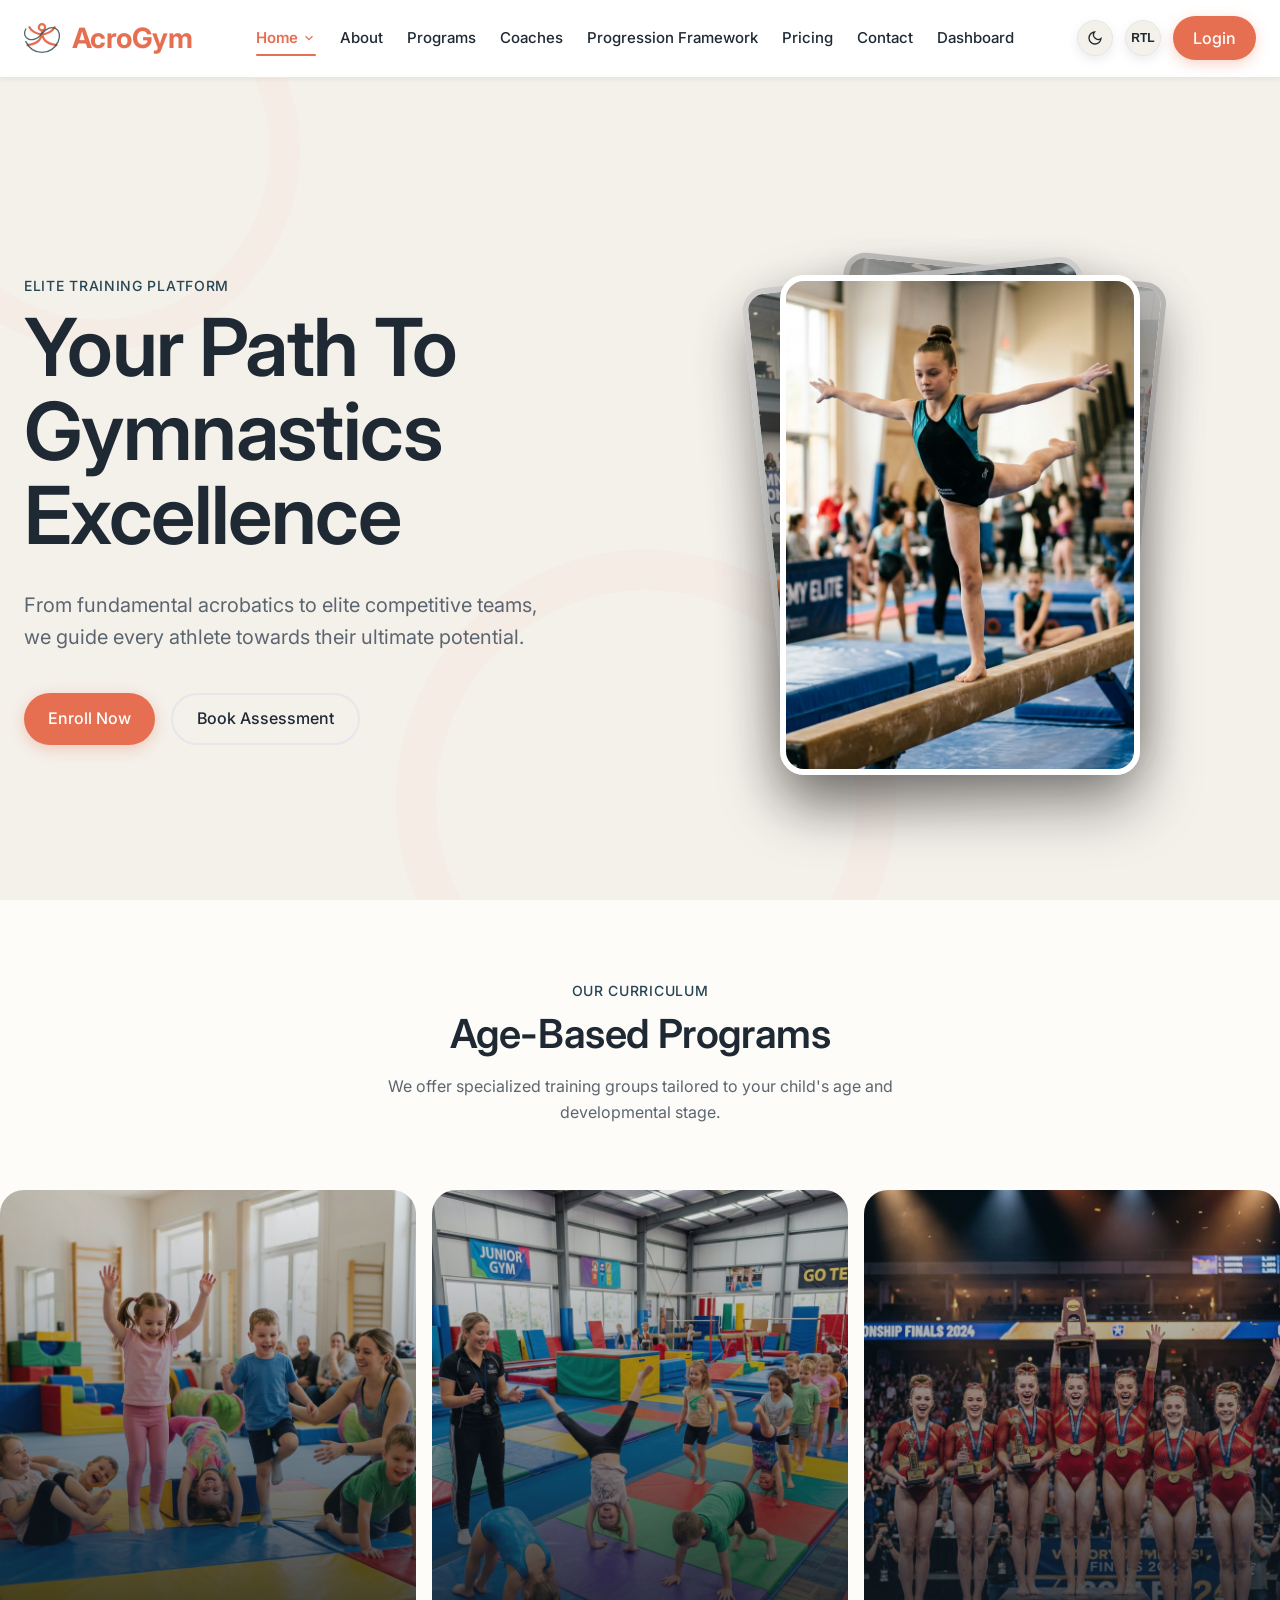
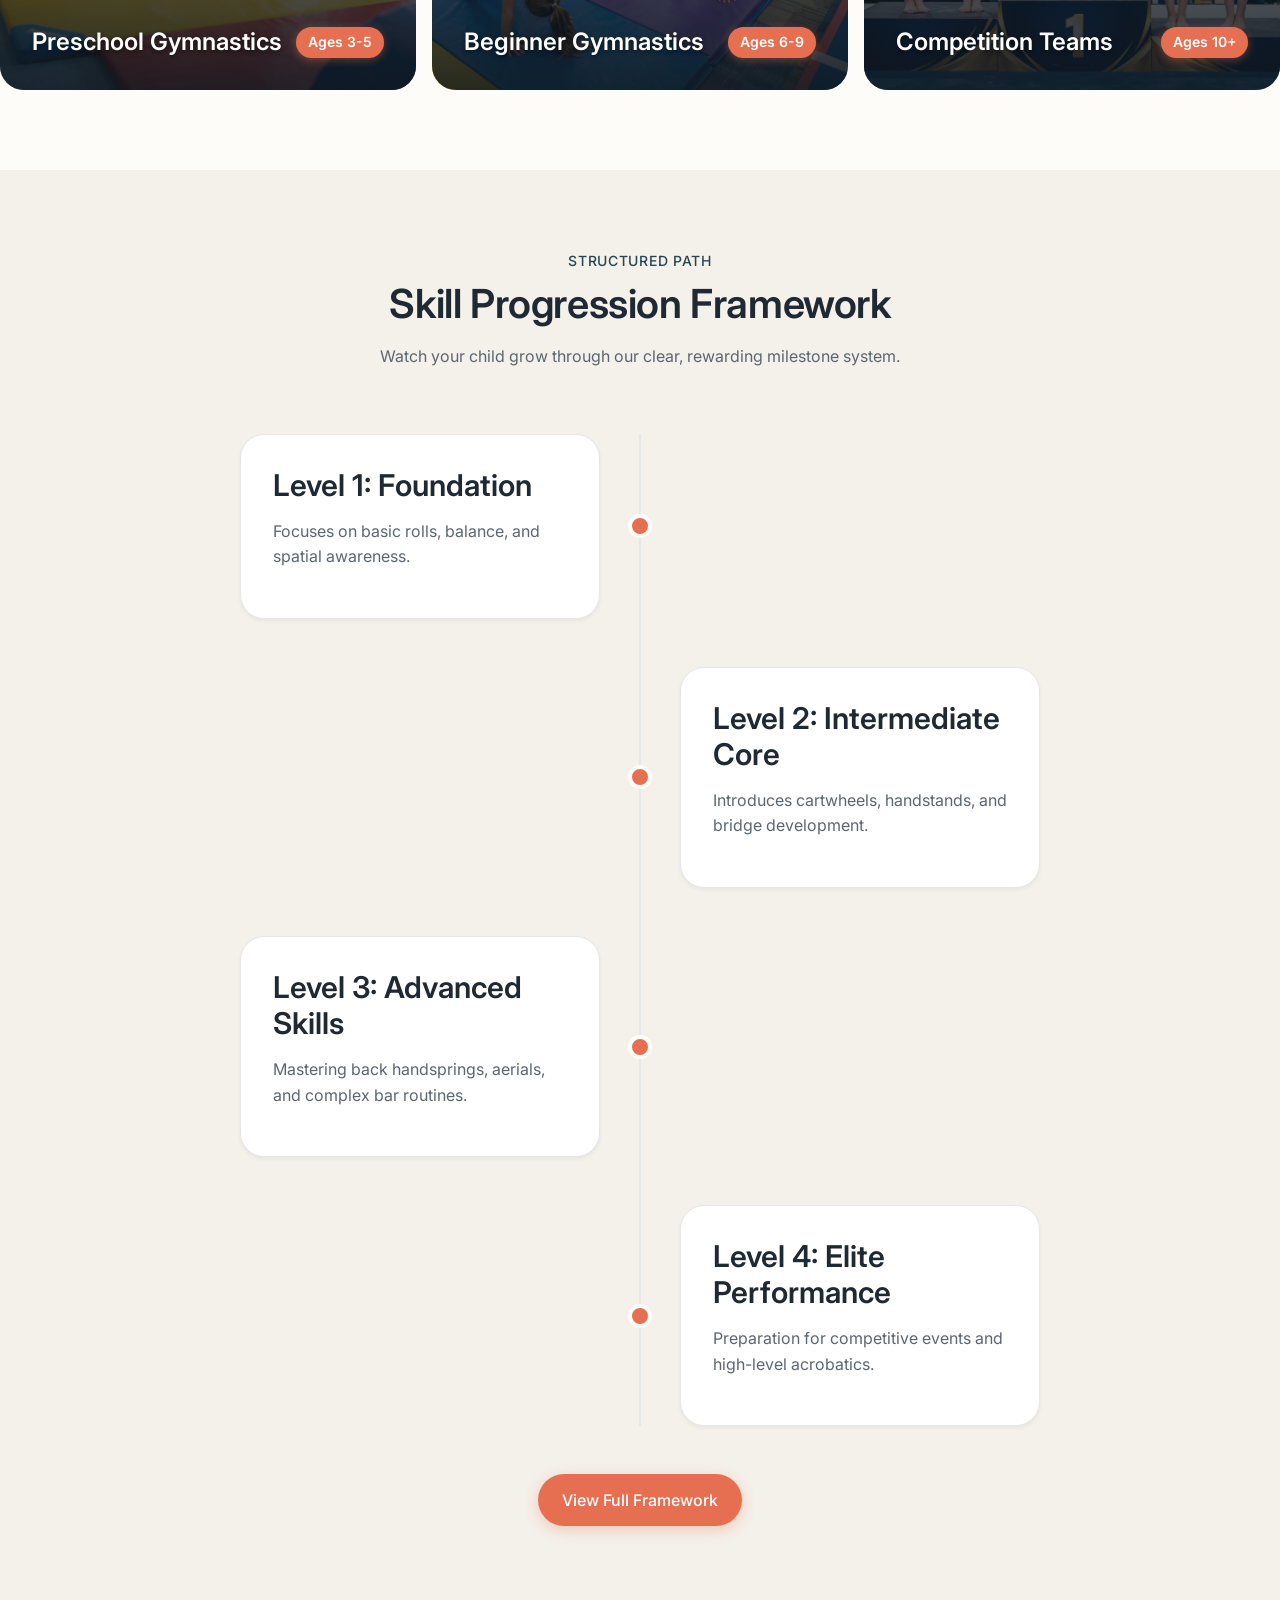
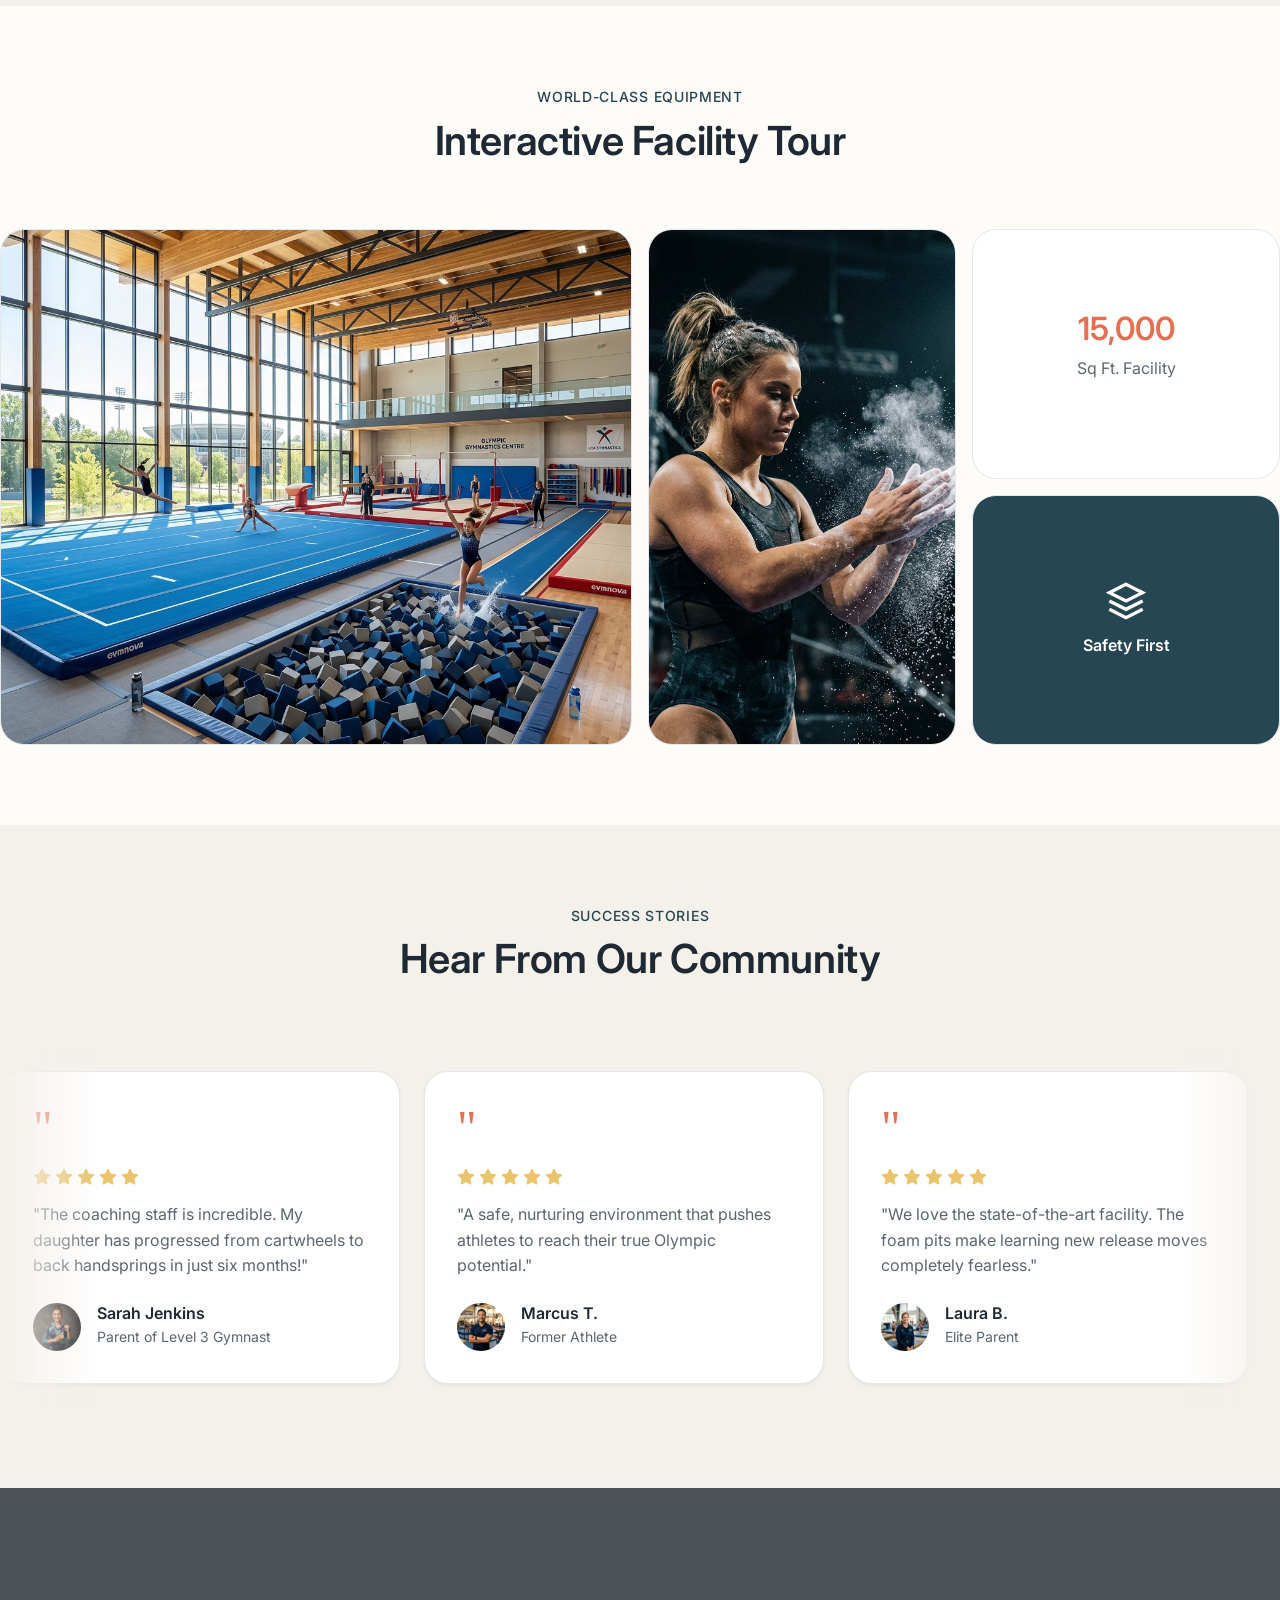
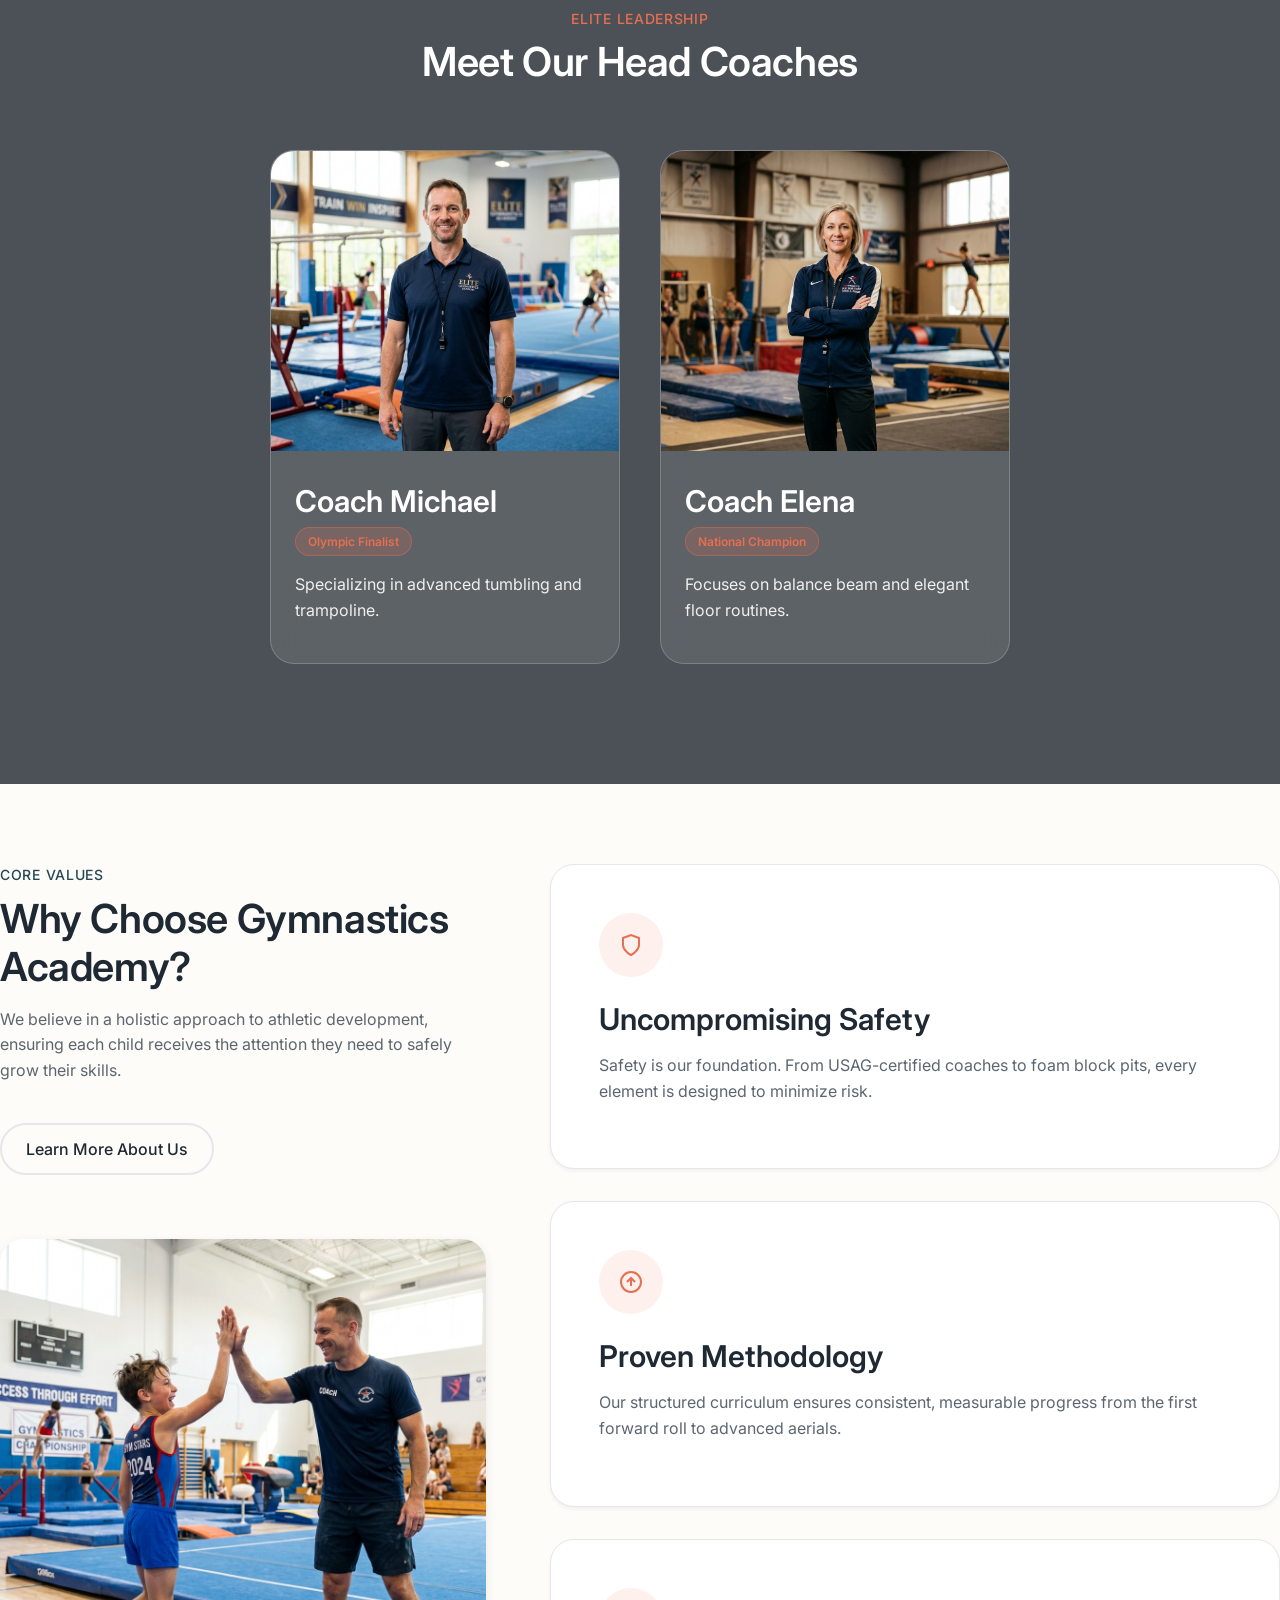
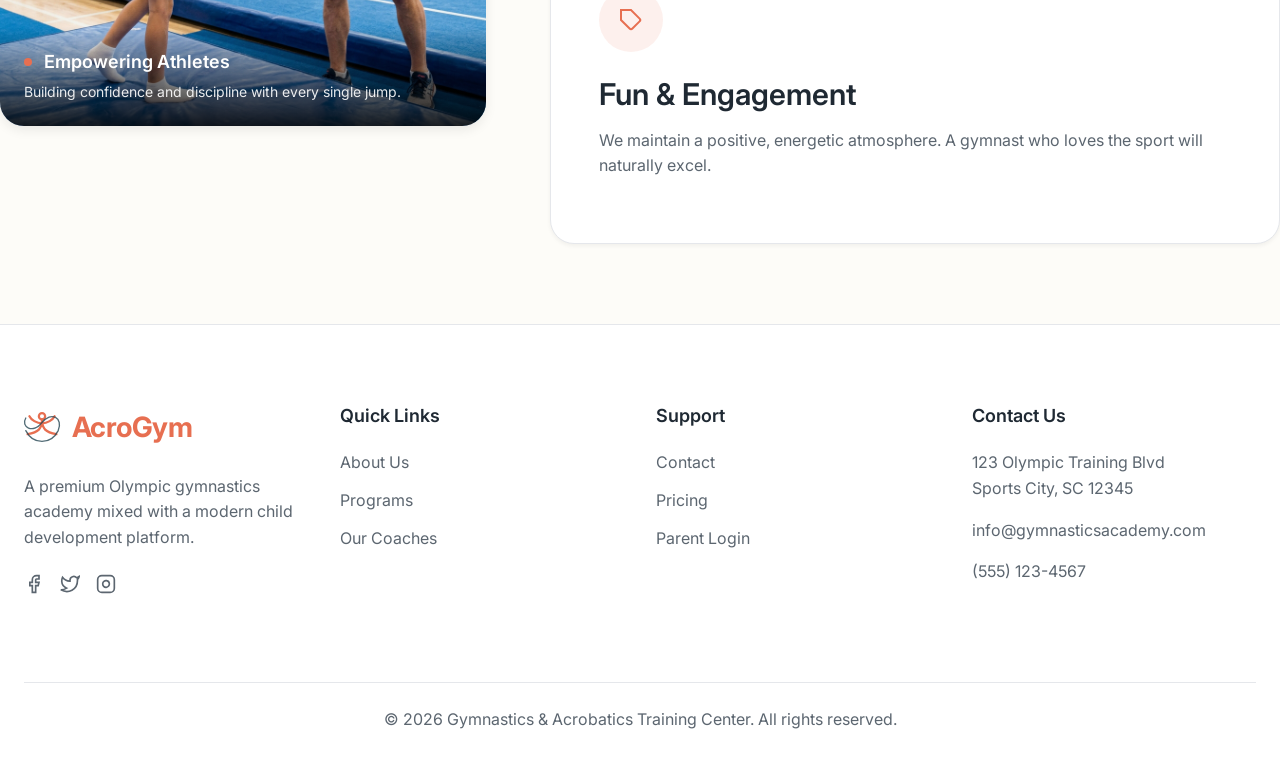
<file: index.html>
<!DOCTYPE html>
<html lang="en" dir="ltr">
<head>
    <meta charset="UTF-8">
    <meta name="viewport" content="width=device-width, initial-width=1.0">
    <title>Gymnastics & Acrobatics Training Center</title>
    <link rel="icon" type="image/svg+xml" href="assets/images/favicon.svg">
    <link rel="stylesheet" href="assets/css/style.css">
    <link rel="stylesheet" href="assets/css/dark-mode.css">
    <link rel="stylesheet" href="assets/css/rtl.css">

</head>
<body>

    <!-- Navbar -->
    <nav class="navbar">
        <div class="container navbar-container">
        <a href="index.html" class="nav-brand" style="text-decoration: none;">
            <svg class="brand-icon" width="36" height="36" viewBox="0 0 40 40" fill="none" xmlns="http://www.w3.org/2000/svg" style="margin-right: 12px; overflow: visible;">
    <!-- Elegant Continuous Line Art Gymnast -->
    <!-- Head -->
    <circle cx="20" cy="8" r="3.5" stroke="var(--primary-accent)" stroke-width="2.5" fill="none"/>
    <!-- Body and Limbs (Split Leap) -->
    <path d="M 20 11.5 C 20 22, 16 26, 4 28 M 20 11.5 C 20 22, 24 26, 36 28 M 20 16 C 14 16, 8 12, 6 8 M 20 16 C 26 16, 32 12, 34 8" stroke="var(--primary-accent)" stroke-width="2.5" stroke-linecap="round" stroke-linejoin="round"/>
    <!-- Swirling Ribbon Effect -->
    <path d="M 2 24 C 10 40, 30 40, 38 24 C 44 10, 30 2, 20 15 C 10 28, -4 20, 2 10" stroke="var(--secondary-accent)" stroke-width="1.5" stroke-linecap="round" stroke-linejoin="round" opacity="0.8"/>
</svg><span style="display: inline-flex; align-items: center; letter-spacing: -0.02em; font-weight: 700;">Acro<span style="color: var(--primary-accent);">Gym</span></span>
        </a>
        
        <div class="nav-links" style="display: none;">
            <div class="dropdown">
                <a href="#" class="nav-link dropdown-toggle active">Home <svg width="14" height="14" viewBox="0 0 24 24" fill="none" stroke="currentColor" stroke-width="2"><polyline points="6 9 12 15 18 9"></polyline></svg></a>
                <div class="dropdown-menu">
                    <a href="index.html" class="dropdown-item active">Home 1</a>
                    <a href="home-2.html" class="dropdown-item">Home 2</a>
                </div>
            </div>
            <a href="about.html" class="nav-link">About</a>
            <a href="programs.html" class="nav-link">Programs</a>
            <a href="coaches.html" class="nav-link">Coaches</a>
            <a href="progression-framework.html" class="nav-link">Progression Framework</a>
            <a href="pricing.html" class="nav-link">Pricing</a>
            <a href="contact.html" class="nav-link">Contact</a>
            <a href="dashboard.html" class="nav-link">Dashboard</a>
        </div>
        
        <div class="nav-actions">
            <button class="control-btn" id="theme-toggle" aria-label="Toggle Dark Mode" style="width: 36px; height: 36px;">
                <svg width="16" height="16" viewBox="0 0 24 24" fill="none" stroke="currentColor" stroke-width="2"><path d="M21 12.79A9 9 0 1 1 11.21 3 7 7 0 0 0 21 12.79z"></path></svg>
            </button>
            <button class="control-btn" id="rtl-toggle" aria-label="Toggle RTL" style="width: 36px; height: 36px; font-size: 12px; font-weight: 600;">RTL</button>
            <a href="login.html" class="btn btn-primary" style="height: 44px; padding: 0 20px;">Login</a>
            
            <button class="control-btn mobile-menu-btn" style="display: none; width: 36px; height: 36px;">
                <svg width="20" height="20" viewBox="0 0 24 24" fill="none" stroke="currentColor" stroke-width="2"><line x1="3" y1="12" x2="21" y2="12"></line><line x1="3" y1="6" x2="21" y2="6"></line><line x1="3" y1="18" x2="21" y2="18"></line></svg>
            </button>
        </div>
        </div>
    </nav>

    <style>
        @media (min-width: 1025px) {
            .nav-links { display: flex !important; }
            .mobile-menu-btn { display: none !important; }
            .nav-actions .nav-link { display: inline-flex !important; }
        }
        @media (max-width: 1024px) {
            .nav-links { display: none; }
            .mobile-menu-btn { display: flex !important; }
        }
    </style>

    <!-- Hero Section -->
    <header class="hero hero-excellence">
        <!-- Ambient Animated Background Elements -->
        <div class="hero-bg-elements">
            <div class="bg-gym-ring r-left"></div>
            <div class="bg-gym-ring r-right"></div>
            <div class="chalk-particle p1"></div>
            <div class="chalk-particle p2"></div>
            <div class="chalk-particle p3"></div>
            <div class="chalk-particle p4"></div>
            <div class="chalk-particle p5"></div>
            <svg class="hero-ribbon r1" viewBox="0 0 100 100" preserveAspectRatio="none">
                <path d="M-10,50 Q20,100 50,50 T110,50" fill="none" stroke="var(--primary-accent)" stroke-width="0.5" />
            </svg>
            <svg class="hero-ribbon r2" viewBox="0 0 100 100" preserveAspectRatio="none">
                <path d="M-10,80 Q30,10 60,80 T110,20" fill="none" stroke="var(--primary-accent)" stroke-width="0.3" />
            </svg>
        </div>
        
        <div class="container" style="position: relative; width: 100%; height: 100%; display: flex; align-items: center; z-index: 2;">
            <div class="hero-content">
                <span class="subheading">Elite Training Platform</span>
                <h1>Your Path To Gymnastics Excellence</h1>
                <p>From fundamental acrobatics to elite competitive teams,<br>we guide every athlete towards their ultimate potential.</p>
                <style>
                    @media (max-width: 1024px) and (min-width: 601px) {
                        .hero-actions {
                            flex-direction: row !important;
                            justify-content: center;
                        }
                    }
                </style>
                <div class="flex gap-4 hero-actions">
                    <a href="register.html" class="btn btn-primary">Enroll Now</a>
                    <a href="contact.html" class="btn btn-outline">Book Assessment</a>
                </div>
            </div>
            <div class="hero-image-wrapper" style="display: flex; justify-content: center; align-items: center; min-height: 500px;">
                <div class="hero-card-stack">
                    <div class="stack-card c3">
                        <img src="assets/images/competition_team_1781703638660.png" alt="Elite Team">
                        <div class="stack-card-overlay"><span>Elite</span></div>
                    </div>
                    <div class="stack-card c2">
                        <img src="assets/images/acrobatics_tumbling_1781703603597.png" alt="Acrobatics">
                        <div class="stack-card-overlay"><span>Acrobatics</span></div>
                    </div>
                    <div class="stack-card c1">
                        <img src="assets/images/hero_gymnastics_beam_1781703585231.png" alt="Foundation">
                        <div class="stack-card-overlay"><span>Foundation</span></div>
                    </div>
                </div>
            </div>
        </div>
    </header>

    <!-- Age-Based Programs -->
    <section class="section container">
        <div class="section-title">
            <span class="subheading">Our Curriculum</span>
            <h2>Age-Based Programs</h2>
            <p>We offer specialized training groups tailored to your child's age and developmental stage.</p>
        </div>
        
        <div class="premium-curriculum-layout">
            <div class="curriculum-pane" style="background-image: url('assets/images/index_preschool_curriculum.png');">
                <div class="curriculum-pane-overlay"></div>
                <div class="curriculum-pane-content">
                    <div class="curriculum-pane-header">
                        <h3>Preschool Gymnastics</h3>
                        <span class="age-badge">Ages 3-5</span>
                    </div>
                    <div class="curriculum-pane-details">
                        <p>Introduction to movement, coordination, and fun basic skills.</p>
                        <a href="programs.html" class="btn btn-primary" style="margin-top: 16px;">Explore Program</a>
                    </div>
                </div>
            </div>
            <div class="curriculum-pane" style="background-image: url('assets/images/beginner_gymnastics_kids.png');">
                <div class="curriculum-pane-overlay"></div>
                <div class="curriculum-pane-content">
                    <div class="curriculum-pane-header">
                        <h3>Beginner Gymnastics</h3>
                        <span class="age-badge">Ages 6-9</span>
                    </div>
                    <div class="curriculum-pane-details">
                        <p>Building foundation, discipline, and core gymnastics skills.</p>
                        <a href="programs.html" class="btn btn-primary" style="margin-top: 16px;">Explore Program</a>
                    </div>
                </div>
            </div>
            <div class="curriculum-pane" style="background-image: url('assets/images/competition_team_stage.png');">
                <div class="curriculum-pane-overlay"></div>
                <div class="curriculum-pane-content">
                    <div class="curriculum-pane-header">
                        <h3>Competition Teams</h3>
                        <span class="age-badge">Ages 10+</span>
                    </div>
                    <div class="curriculum-pane-details">
                        <p>Elite training for competitive gymnastics and performance.</p>
                        <a href="programs.html" class="btn btn-primary" style="margin-top: 16px;">Explore Program</a>
                    </div>
                </div>
            </div>
        </div>
    </section>

    <!-- Skill Progression Framework -->
    <section class="section" style="background-color: var(--secondary-bg);">
        <div class="container">
            <div class="section-title">
                <span class="subheading">Structured Path</span>
                <h2>Skill Progression Framework</h2>
                <p>Watch your child grow through our clear, rewarding milestone system.</p>
            </div>
            
            <div class="timeline">
                <div class="timeline-item">
                    <div class="timeline-dot"></div>
                    <div class="timeline-content">
                        <h3>Level 1: Foundation</h3>
                        <p>Focuses on basic rolls, balance, and spatial awareness.</p>
                    </div>
                </div>
                <div class="timeline-item">
                    <div class="timeline-dot"></div>
                    <div class="timeline-content">
                        <h3>Level 2: Intermediate Core</h3>
                        <p>Introduces cartwheels, handstands, and bridge development.</p>
                    </div>
                </div>
                <div class="timeline-item">
                    <div class="timeline-dot"></div>
                    <div class="timeline-content">
                        <h3>Level 3: Advanced Skills</h3>
                        <p>Mastering back handsprings, aerials, and complex bar routines.</p>
                    </div>
                </div>
                <div class="timeline-item">
                    <div class="timeline-dot"></div>
                    <div class="timeline-content">
                        <h3>Level 4: Elite Performance</h3>
                        <p>Preparation for competitive events and high-level acrobatics.</p>
                    </div>
                </div>
            </div>
            
            <div style="text-align: center; margin-top: 48px;">
                <a href="progression-framework.html" class="btn btn-primary">View Full Framework</a>
            </div>
        </div>
    </section>

    

    <!-- 1. Facility Bento Grid -->
    <section class="section container">
        <div class="section-title">
            <span class="subheading">World-Class Equipment</span>
            <h2>Interactive Facility Tour</h2>
        </div>
        <div class="bento-grid">
            <div class="bento-item bento-large">
                <img src="assets/images/facility_spring_floor.png" alt="Spring Floor" class="bento-img">
                <div class="bento-content">
                    <h3>Olympic Spring Floor</h3>
                    <p>Train safely on our premium resilient surfaces.</p>
                </div>
            </div>
            <div class="bento-item bento-tall">
                <img src="assets/images/gymnastics_chalk_hands.png" alt="Chalk Hands" class="bento-img">
                <div class="bento-content">
                    <h3>Professional Grip</h3>
                    <p>High-grade chalk stations everywhere.</p>
                </div>
            </div>
            <div class="bento-item bento-small">
                <div class="bento-content-center">
                    <h3 style="font-size: 32px; color: var(--primary-accent); margin-bottom: 8px;">15,000</h3>
                    <p>Sq Ft. Facility</p>
                </div>
            </div>
            <div class="bento-item bento-small" style="background: var(--secondary-accent); color: white;">
                <div class="bento-content-center">
                    <svg width="40" height="40" viewBox="0 0 24 24" fill="none" stroke="currentColor" stroke-width="2" style="margin-bottom: 12px;"><path d="M12 2L2 7l10 5 10-5-10-5zM2 17l10 5 10-5M2 12l10 5 10-5"/></svg>
                    <p style="color: white; margin: 0; font-weight: 600;">Safety First</p>
                </div>
            </div>
        </div>
    </section>

    <!-- 2. Infinite Marquee -->
    <section class="section" style="background-color: var(--secondary-bg); overflow: hidden;">
        <div class="section-title">
            <span class="subheading">Success Stories</span>
            <h2>Hear From Our Community</h2>
        </div>
        <div class="marquee-container">
            <div class="marquee-track">
                <!-- Testimonial 1 -->
                <div class="testimonial-card">
                    <div class="quote-icon">"</div>
                    <div class="rating-stars" style="display: flex; gap: 4px; margin-bottom: 16px; color: var(--highlight);">
                        <svg width="18" height="18" viewBox="0 0 24 24" fill="currentColor" stroke="currentColor" stroke-width="2" stroke-linecap="round" stroke-linejoin="round"><polygon points="12 2 15.09 8.26 22 9.27 17 14.14 18.18 21.02 12 17.77 5.82 21.02 7 14.14 2 9.27 8.91 8.26 12 2"></polygon></svg>
                        <svg width="18" height="18" viewBox="0 0 24 24" fill="currentColor" stroke="currentColor" stroke-width="2" stroke-linecap="round" stroke-linejoin="round"><polygon points="12 2 15.09 8.26 22 9.27 17 14.14 18.18 21.02 12 17.77 5.82 21.02 7 14.14 2 9.27 8.91 8.26 12 2"></polygon></svg>
                        <svg width="18" height="18" viewBox="0 0 24 24" fill="currentColor" stroke="currentColor" stroke-width="2" stroke-linecap="round" stroke-linejoin="round"><polygon points="12 2 15.09 8.26 22 9.27 17 14.14 18.18 21.02 12 17.77 5.82 21.02 7 14.14 2 9.27 8.91 8.26 12 2"></polygon></svg>
                        <svg width="18" height="18" viewBox="0 0 24 24" fill="currentColor" stroke="currentColor" stroke-width="2" stroke-linecap="round" stroke-linejoin="round"><polygon points="12 2 15.09 8.26 22 9.27 17 14.14 18.18 21.02 12 17.77 5.82 21.02 7 14.14 2 9.27 8.91 8.26 12 2"></polygon></svg>
                        <svg width="18" height="18" viewBox="0 0 24 24" fill="currentColor" stroke="currentColor" stroke-width="2" stroke-linecap="round" stroke-linejoin="round"><polygon points="12 2 15.09 8.26 22 9.27 17 14.14 18.18 21.02 12 17.77 5.82 21.02 7 14.14 2 9.27 8.91 8.26 12 2"></polygon></svg>
                    </div>
                    <p>"The coaching staff is incredible. My daughter has progressed from cartwheels to back handsprings in just six months!"</p>
                    <div class="testimonial-author">
                        <img src="assets/images/gymnast_gold_medal.png" alt="Avatar">
                        <div>
                            <h4>Sarah Jenkins</h4>
                            <span>Parent of Level 3 Gymnast</span>
                        </div>
                    </div>
                </div>
                <!-- Testimonial 2 -->
                <div class="testimonial-card">
                    <div class="quote-icon">"</div>
                    <div class="rating-stars" style="display: flex; gap: 4px; margin-bottom: 16px; color: var(--highlight);">
                        <svg width="18" height="18" viewBox="0 0 24 24" fill="currentColor" stroke="currentColor" stroke-width="2" stroke-linecap="round" stroke-linejoin="round"><polygon points="12 2 15.09 8.26 22 9.27 17 14.14 18.18 21.02 12 17.77 5.82 21.02 7 14.14 2 9.27 8.91 8.26 12 2"></polygon></svg>
                        <svg width="18" height="18" viewBox="0 0 24 24" fill="currentColor" stroke="currentColor" stroke-width="2" stroke-linecap="round" stroke-linejoin="round"><polygon points="12 2 15.09 8.26 22 9.27 17 14.14 18.18 21.02 12 17.77 5.82 21.02 7 14.14 2 9.27 8.91 8.26 12 2"></polygon></svg>
                        <svg width="18" height="18" viewBox="0 0 24 24" fill="currentColor" stroke="currentColor" stroke-width="2" stroke-linecap="round" stroke-linejoin="round"><polygon points="12 2 15.09 8.26 22 9.27 17 14.14 18.18 21.02 12 17.77 5.82 21.02 7 14.14 2 9.27 8.91 8.26 12 2"></polygon></svg>
                        <svg width="18" height="18" viewBox="0 0 24 24" fill="currentColor" stroke="currentColor" stroke-width="2" stroke-linecap="round" stroke-linejoin="round"><polygon points="12 2 15.09 8.26 22 9.27 17 14.14 18.18 21.02 12 17.77 5.82 21.02 7 14.14 2 9.27 8.91 8.26 12 2"></polygon></svg>
                        <svg width="18" height="18" viewBox="0 0 24 24" fill="currentColor" stroke="currentColor" stroke-width="2" stroke-linecap="round" stroke-linejoin="round"><polygon points="12 2 15.09 8.26 22 9.27 17 14.14 18.18 21.02 12 17.77 5.82 21.02 7 14.14 2 9.27 8.91 8.26 12 2"></polygon></svg>
                    </div>
                    <p>"A safe, nurturing environment that pushes athletes to reach their true Olympic potential."</p>
                    <div class="testimonial-author">
                        <img src="assets/images/coach_marcus.png" alt="Avatar">
                        <div>
                            <h4>Marcus T.</h4>
                            <span>Former Athlete</span>
                        </div>
                    </div>
                </div>
                <!-- Testimonial 3 -->
                <div class="testimonial-card">
                    <div class="quote-icon">"</div>
                    <div class="rating-stars" style="display: flex; gap: 4px; margin-bottom: 16px; color: var(--highlight);">
                        <svg width="18" height="18" viewBox="0 0 24 24" fill="currentColor" stroke="currentColor" stroke-width="2" stroke-linecap="round" stroke-linejoin="round"><polygon points="12 2 15.09 8.26 22 9.27 17 14.14 18.18 21.02 12 17.77 5.82 21.02 7 14.14 2 9.27 8.91 8.26 12 2"></polygon></svg>
                        <svg width="18" height="18" viewBox="0 0 24 24" fill="currentColor" stroke="currentColor" stroke-width="2" stroke-linecap="round" stroke-linejoin="round"><polygon points="12 2 15.09 8.26 22 9.27 17 14.14 18.18 21.02 12 17.77 5.82 21.02 7 14.14 2 9.27 8.91 8.26 12 2"></polygon></svg>
                        <svg width="18" height="18" viewBox="0 0 24 24" fill="currentColor" stroke="currentColor" stroke-width="2" stroke-linecap="round" stroke-linejoin="round"><polygon points="12 2 15.09 8.26 22 9.27 17 14.14 18.18 21.02 12 17.77 5.82 21.02 7 14.14 2 9.27 8.91 8.26 12 2"></polygon></svg>
                        <svg width="18" height="18" viewBox="0 0 24 24" fill="currentColor" stroke="currentColor" stroke-width="2" stroke-linecap="round" stroke-linejoin="round"><polygon points="12 2 15.09 8.26 22 9.27 17 14.14 18.18 21.02 12 17.77 5.82 21.02 7 14.14 2 9.27 8.91 8.26 12 2"></polygon></svg>
                        <svg width="18" height="18" viewBox="0 0 24 24" fill="currentColor" stroke="currentColor" stroke-width="2" stroke-linecap="round" stroke-linejoin="round"><polygon points="12 2 15.09 8.26 22 9.27 17 14.14 18.18 21.02 12 17.77 5.82 21.02 7 14.14 2 9.27 8.91 8.26 12 2"></polygon></svg>
                    </div>
                    <p>"We love the state-of-the-art facility. The foam pits make learning new release moves completely fearless."</p>
                    <div class="testimonial-author">
                        <img src="assets/images/coach_female_1781704842189.png" alt="Avatar">
                        <div>
                            <h4>Laura B.</h4>
                            <span>Elite Parent</span>
                        </div>
                    </div>
                </div>
                <!-- Duplicate for Infinite Loop -->
                <div class="testimonial-card">
                    <div class="quote-icon">"</div>
                    <div class="rating-stars" style="display: flex; gap: 4px; margin-bottom: 16px; color: var(--highlight);">
                        <svg width="18" height="18" viewBox="0 0 24 24" fill="currentColor" stroke="currentColor" stroke-width="2" stroke-linecap="round" stroke-linejoin="round"><polygon points="12 2 15.09 8.26 22 9.27 17 14.14 18.18 21.02 12 17.77 5.82 21.02 7 14.14 2 9.27 8.91 8.26 12 2"></polygon></svg>
                        <svg width="18" height="18" viewBox="0 0 24 24" fill="currentColor" stroke="currentColor" stroke-width="2" stroke-linecap="round" stroke-linejoin="round"><polygon points="12 2 15.09 8.26 22 9.27 17 14.14 18.18 21.02 12 17.77 5.82 21.02 7 14.14 2 9.27 8.91 8.26 12 2"></polygon></svg>
                        <svg width="18" height="18" viewBox="0 0 24 24" fill="currentColor" stroke="currentColor" stroke-width="2" stroke-linecap="round" stroke-linejoin="round"><polygon points="12 2 15.09 8.26 22 9.27 17 14.14 18.18 21.02 12 17.77 5.82 21.02 7 14.14 2 9.27 8.91 8.26 12 2"></polygon></svg>
                        <svg width="18" height="18" viewBox="0 0 24 24" fill="currentColor" stroke="currentColor" stroke-width="2" stroke-linecap="round" stroke-linejoin="round"><polygon points="12 2 15.09 8.26 22 9.27 17 14.14 18.18 21.02 12 17.77 5.82 21.02 7 14.14 2 9.27 8.91 8.26 12 2"></polygon></svg>
                        <svg width="18" height="18" viewBox="0 0 24 24" fill="currentColor" stroke="currentColor" stroke-width="2" stroke-linecap="round" stroke-linejoin="round"><polygon points="12 2 15.09 8.26 22 9.27 17 14.14 18.18 21.02 12 17.77 5.82 21.02 7 14.14 2 9.27 8.91 8.26 12 2"></polygon></svg>
                    </div>
                    <p>"The coaching staff is incredible. My daughter has progressed from cartwheels to back handsprings in just six months!"</p>
                    <div class="testimonial-author">
                        <img src="assets/images/gymnast_gold_medal.png" alt="Avatar">
                        <div>
                            <h4>Sarah Jenkins</h4>
                            <span>Parent of Level 3 Gymnast</span>
                        </div>
                    </div>
                </div>
                <div class="testimonial-card">
                    <div class="quote-icon">"</div>
                    <div class="rating-stars" style="display: flex; gap: 4px; margin-bottom: 16px; color: var(--highlight);">
                        <svg width="18" height="18" viewBox="0 0 24 24" fill="currentColor" stroke="currentColor" stroke-width="2" stroke-linecap="round" stroke-linejoin="round"><polygon points="12 2 15.09 8.26 22 9.27 17 14.14 18.18 21.02 12 17.77 5.82 21.02 7 14.14 2 9.27 8.91 8.26 12 2"></polygon></svg>
                        <svg width="18" height="18" viewBox="0 0 24 24" fill="currentColor" stroke="currentColor" stroke-width="2" stroke-linecap="round" stroke-linejoin="round"><polygon points="12 2 15.09 8.26 22 9.27 17 14.14 18.18 21.02 12 17.77 5.82 21.02 7 14.14 2 9.27 8.91 8.26 12 2"></polygon></svg>
                        <svg width="18" height="18" viewBox="0 0 24 24" fill="currentColor" stroke="currentColor" stroke-width="2" stroke-linecap="round" stroke-linejoin="round"><polygon points="12 2 15.09 8.26 22 9.27 17 14.14 18.18 21.02 12 17.77 5.82 21.02 7 14.14 2 9.27 8.91 8.26 12 2"></polygon></svg>
                        <svg width="18" height="18" viewBox="0 0 24 24" fill="currentColor" stroke="currentColor" stroke-width="2" stroke-linecap="round" stroke-linejoin="round"><polygon points="12 2 15.09 8.26 22 9.27 17 14.14 18.18 21.02 12 17.77 5.82 21.02 7 14.14 2 9.27 8.91 8.26 12 2"></polygon></svg>
                        <svg width="18" height="18" viewBox="0 0 24 24" fill="currentColor" stroke="currentColor" stroke-width="2" stroke-linecap="round" stroke-linejoin="round"><polygon points="12 2 15.09 8.26 22 9.27 17 14.14 18.18 21.02 12 17.77 5.82 21.02 7 14.14 2 9.27 8.91 8.26 12 2"></polygon></svg>
                    </div>
                    <p>"A safe, nurturing environment that pushes athletes to reach their true Olympic potential."</p>
                    <div class="testimonial-author">
                        <img src="assets/images/coach_marcus.png" alt="Avatar">
                        <div>
                            <h4>Marcus T.</h4>
                            <span>Former Athlete</span>
                        </div>
                    </div>
                </div>
                <div class="testimonial-card">
                    <div class="quote-icon">"</div>
                    <div class="rating-stars" style="display: flex; gap: 4px; margin-bottom: 16px; color: var(--highlight);">
                        <svg width="18" height="18" viewBox="0 0 24 24" fill="currentColor" stroke="currentColor" stroke-width="2" stroke-linecap="round" stroke-linejoin="round"><polygon points="12 2 15.09 8.26 22 9.27 17 14.14 18.18 21.02 12 17.77 5.82 21.02 7 14.14 2 9.27 8.91 8.26 12 2"></polygon></svg>
                        <svg width="18" height="18" viewBox="0 0 24 24" fill="currentColor" stroke="currentColor" stroke-width="2" stroke-linecap="round" stroke-linejoin="round"><polygon points="12 2 15.09 8.26 22 9.27 17 14.14 18.18 21.02 12 17.77 5.82 21.02 7 14.14 2 9.27 8.91 8.26 12 2"></polygon></svg>
                        <svg width="18" height="18" viewBox="0 0 24 24" fill="currentColor" stroke="currentColor" stroke-width="2" stroke-linecap="round" stroke-linejoin="round"><polygon points="12 2 15.09 8.26 22 9.27 17 14.14 18.18 21.02 12 17.77 5.82 21.02 7 14.14 2 9.27 8.91 8.26 12 2"></polygon></svg>
                        <svg width="18" height="18" viewBox="0 0 24 24" fill="currentColor" stroke="currentColor" stroke-width="2" stroke-linecap="round" stroke-linejoin="round"><polygon points="12 2 15.09 8.26 22 9.27 17 14.14 18.18 21.02 12 17.77 5.82 21.02 7 14.14 2 9.27 8.91 8.26 12 2"></polygon></svg>
                        <svg width="18" height="18" viewBox="0 0 24 24" fill="currentColor" stroke="currentColor" stroke-width="2" stroke-linecap="round" stroke-linejoin="round"><polygon points="12 2 15.09 8.26 22 9.27 17 14.14 18.18 21.02 12 17.77 5.82 21.02 7 14.14 2 9.27 8.91 8.26 12 2"></polygon></svg>
                    </div>
                    <p>"We love the state-of-the-art facility. The foam pits make learning new release moves completely fearless."</p>
                    <div class="testimonial-author">
                        <img src="assets/images/coach_female_1781704842189.png" alt="Avatar">
                        <div>
                            <h4>Laura B.</h4>
                            <span>Elite Parent</span>
                        </div>
                    </div>
                </div>
            </div>
        </div>
    </section>

    <!-- 3. Head Coaches -->
    <section class="section glass-section" style="background-image: url('assets/images/index_facility_bg.png');">
        <div class="glass-overlay"></div>
        <div class="container" style="position: relative; z-index: 2;">
            <div class="section-title" style="color: white;">
                <span class="subheading" style="color: var(--primary-accent);">Elite Leadership</span>
                <h2 style="color: white;">Meet Our Head Coaches</h2>
            </div>
            
            <div class="glass-cards-container">
                <div class="glass-card float-up">
                    <img src="assets/images/coach_michael_head.png" alt="Coach Michael" class="glass-card-img">
                    <div class="glass-card-info">
                        <h3>Coach Michael</h3>
                        <span class="glass-badge">Olympic Finalist</span>
                        <p>Specializing in advanced tumbling and trampoline.</p>
                    </div>
                </div>
                <div class="glass-card float-down">
                    <img src="assets/images/coach_portrait_elite.png" alt="Coach Elena" class="glass-card-img" style="object-position: top;">
                    <div class="glass-card-info">
                        <h3>Coach Elena</h3>
                        <span class="glass-badge">National Champion</span>
                        <p>Focuses on balance beam and elegant floor routines.</p>
                    </div>
                </div>
            </div>
        </div>
    </section>

    <!-- 4. Why Choose Us Sticky Scroll -->
    <section class="section container">
        <div class="sticky-layout">
            <div class="sticky-sidebar">
                <div class="sticky-sidebar-text">
                    <span class="subheading">Core Values</span>
                    <h2 style="word-break: break-word; overflow-wrap: break-word;">Why Choose Gymnastics Academy?</h2>
                    <p>We believe in a holistic approach to athletic development, ensuring each child receives the attention they need to safely grow their skills.</p>
                    <a href="about.html" class="btn btn-outline" style="margin-top: 24px; margin-bottom: 40px;">Learn More About Us</a>
                </div>
                
                <div class="sticky-image-card" style="position: relative; border-radius: var(--border-radius-lg); overflow: hidden; box-shadow: var(--shadow-md); margin-top: 24px;">
                    <img src="assets/images/coaches_mentoring.png" alt="Coach high fiving gymnast" style="width: 100%; height: 100%; min-height: 280px; object-fit: cover; display: block; transition: transform 0.4s ease;" onmouseover="this.style.transform='scale(1.05)'" onmouseout="this.style.transform='scale(1)'">
                    <div style="position: absolute; bottom: 0; left: 0; width: 100%; padding: 24px; background: linear-gradient(to top, rgba(0,0,0,0.85) 0%, transparent 100%);">
                        <div style="display: flex; align-items: center; gap: 12px; margin-bottom: 8px;">
                            <div style="background: var(--primary-accent); width: 8px; height: 8px; border-radius: 50%;"></div>
                            <h4 style="margin: 0; color: white; font-size: 18px; text-align: left !important;">Empowering Athletes</h4>
                        </div>
                        <p style="margin: 0; color: rgba(255, 255, 255, 0.9); font-size: 14px; line-height: 1.5; text-align: left !important;">Building confidence and discipline with every single jump.</p>
                    </div>
                </div>
            </div>
            <div class="sticky-content">
                <div class="sticky-card">
                    <div class="sticky-icon"><svg width="24" height="24" viewBox="0 0 24 24" fill="none" stroke="currentColor" stroke-width="2"><path d="M12 22s8-4 8-10V5l-8-3-8 3v7c0 6 8 10 8 10z"/></svg></div>
                    <h3>Uncompromising Safety</h3>
                    <p>Safety is our foundation. From USAG-certified coaches to foam block pits, every element is designed to minimize risk.</p>
                </div>
                <div class="sticky-card">
                    <div class="sticky-icon"><svg width="24" height="24" viewBox="0 0 24 24" fill="none" stroke="currentColor" stroke-width="2"><circle cx="12" cy="12" r="10"/><path d="M16 12l-4-4-4 4M12 8v8"/></svg></div>
                    <h3>Proven Methodology</h3>
                    <p>Our structured curriculum ensures consistent, measurable progress from the first forward roll to advanced aerials.</p>
                </div>
                <div class="sticky-card">
                    <div class="sticky-icon"><svg width="24" height="24" viewBox="0 0 24 24" fill="none" stroke="currentColor" stroke-width="2"><path d="M20.59 13.41l-7.17 7.17a2 2 0 0 1-2.83 0L2 12V2h10l8.59 8.59a2 2 0 0 1 0 2.82z"/><line x1="7" y1="7" x2="7.01" y2="7"/></svg></div>
                    <h3>Fun & Engagement</h3>
                    <p>We maintain a positive, energetic atmosphere. A gymnast who loves the sport will naturally excel.</p>
                </div>
            </div>
        </div>
    </section>

<footer style="background: var(--card-bg); padding: 80px 0 0 0; border-top: 1px solid var(--border-color);">
        <div class="container">
            <div class="grid grid-cols-4 gap-8">
                <div>
                    <a href="index.html" class="nav-brand" style="margin-bottom: 24px; text-decoration: none; display: flex;">
                        <svg class="brand-icon" width="36" height="36" viewBox="0 0 40 40" fill="none" xmlns="http://www.w3.org/2000/svg" style="margin-right: 12px; overflow: visible;">
    <!-- Elegant Continuous Line Art Gymnast -->
    <!-- Head -->
    <circle cx="20" cy="8" r="3.5" stroke="var(--primary-accent)" stroke-width="2.5" fill="none"/>
    <!-- Body and Limbs (Split Leap) -->
    <path d="M 20 11.5 C 20 22, 16 26, 4 28 M 20 11.5 C 20 22, 24 26, 36 28 M 20 16 C 14 16, 8 12, 6 8 M 20 16 C 26 16, 32 12, 34 8" stroke="var(--primary-accent)" stroke-width="2.5" stroke-linecap="round" stroke-linejoin="round"/>
    <!-- Swirling Ribbon Effect -->
    <path d="M 2 24 C 10 40, 30 40, 38 24 C 44 10, 30 2, 20 15 C 10 28, -4 20, 2 10" stroke="var(--secondary-accent)" stroke-width="1.5" stroke-linecap="round" stroke-linejoin="round" opacity="0.8"/>
</svg><span style="display: inline-flex; align-items: center; letter-spacing: -0.02em; font-weight: 700;">Acro<span style="color: var(--primary-accent);">Gym</span></span>
                    </a>
                    <p>A premium Olympic gymnastics academy mixed with a modern child development platform.</p>
                    <div class="social-icons" style="display: flex; gap: 16px; margin-top: 24px;">
                        <a href="#" class="social-icon" aria-label="Facebook"><svg width="20" height="20" viewBox="0 0 24 24" fill="none" stroke="currentColor" stroke-width="2"><path d="M18 2h-3a5 5 0 0 0-5 5v3H7v4h3v8h4v-8h3l1-4h-4V7a1 1 0 0 1 1-1h3z"></path></svg></a>
                        <a href="#" class="social-icon" aria-label="Twitter"><svg width="20" height="20" viewBox="0 0 24 24" fill="none" stroke="currentColor" stroke-width="2"><path d="M23 3a10.9 10.9 0 0 1-3.14 1.53 4.48 4.48 0 0 0-7.86 3v1A10.66 10.66 0 0 1 3 4s-4 9 5 13a11.64 11.64 0 0 1-7 2c9 5 20 0 20-11.5a4.5 4.5 0 0 0-.08-.83A7.72 7.72 0 0 0 23 3z"></path></svg></a>
                        <a href="#" class="social-icon" aria-label="Instagram"><svg width="20" height="20" viewBox="0 0 24 24" fill="none" stroke="currentColor" stroke-width="2"><rect x="2" y="2" width="20" height="20" rx="5" ry="5"></rect><path d="M16 11.37A4 4 0 1 1 12.63 8 4 4 0 0 1 16 11.37z"></path><line x1="17.5" y1="6.5" x2="17.51" y2="6.5"></line></svg></a>
                    </div>
                </div>
                <div>
                    <h3 style="font-size: 18px; margin-bottom: 24px;">Quick Links</h3>
                    <div style="display: flex; flex-direction: column; gap: 12px;">
                        <a href="about.html" style="color: var(--text-secondary);">About Us</a>
                        <a href="programs.html" style="color: var(--text-secondary);">Programs</a>
                        <a href="coaches.html" style="color: var(--text-secondary);">Our Coaches</a>
                    </div>
                </div>
                <div>
                    <h3 style="font-size: 18px; margin-bottom: 24px;">Support</h3>
                    <div style="display: flex; flex-direction: column; gap: 12px;">
                        <a href="contact.html" style="color: var(--text-secondary);">Contact</a>
                        <a href="pricing.html" style="color: var(--text-secondary);">Pricing</a>
                        <a href="login.html" style="color: var(--text-secondary);">Parent Login</a>
                    </div>
                </div>
                <div>
                    <h3 style="font-size: 18px; margin-bottom: 24px;">Contact Us</h3>
                    <p>123 Olympic Training Blvd<br>Sports City, SC 12345</p>
                    <p>info@gymnasticsacademy.com</p>
                    <p>(555) 123-4567</p>
                </div>
            </div>
            <div style="text-align: center; margin-top: 80px; padding: 24px 0; border-top: 1px solid var(--border-color); color: var(--text-secondary);">
                &copy; 2026 Gymnastics & Acrobatics Training Center. All rights reserved.
            </div>
        </div>
    </footer>

    <script src="assets/js/main.js"></script>

    <button id="back-to-top" aria-label="Back to top" class="back-to-top">
        <svg width="24" height="24" viewBox="0 0 24 24" fill="none" stroke="currentColor" stroke-width="2"><polyline points="18 15 12 9 6 15"></polyline></svg>
    </button>

</body>
</html>
</file>
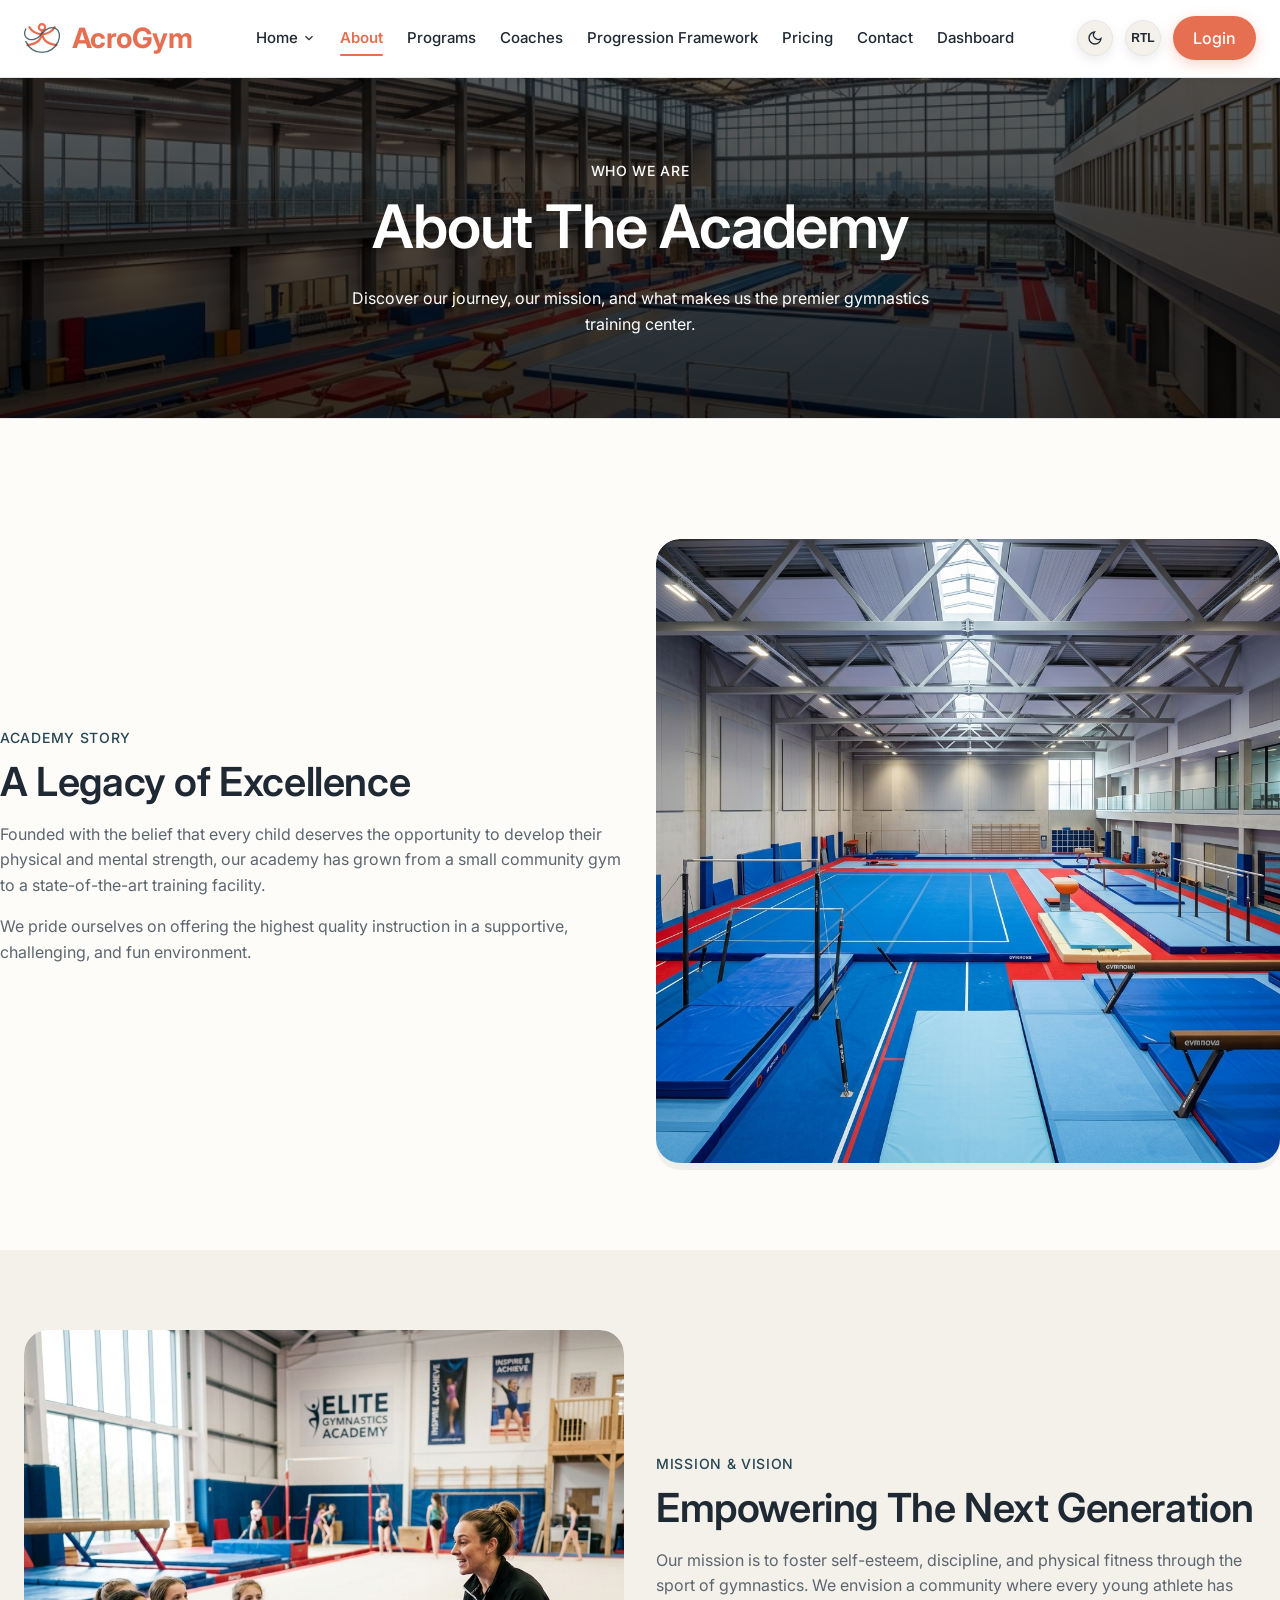
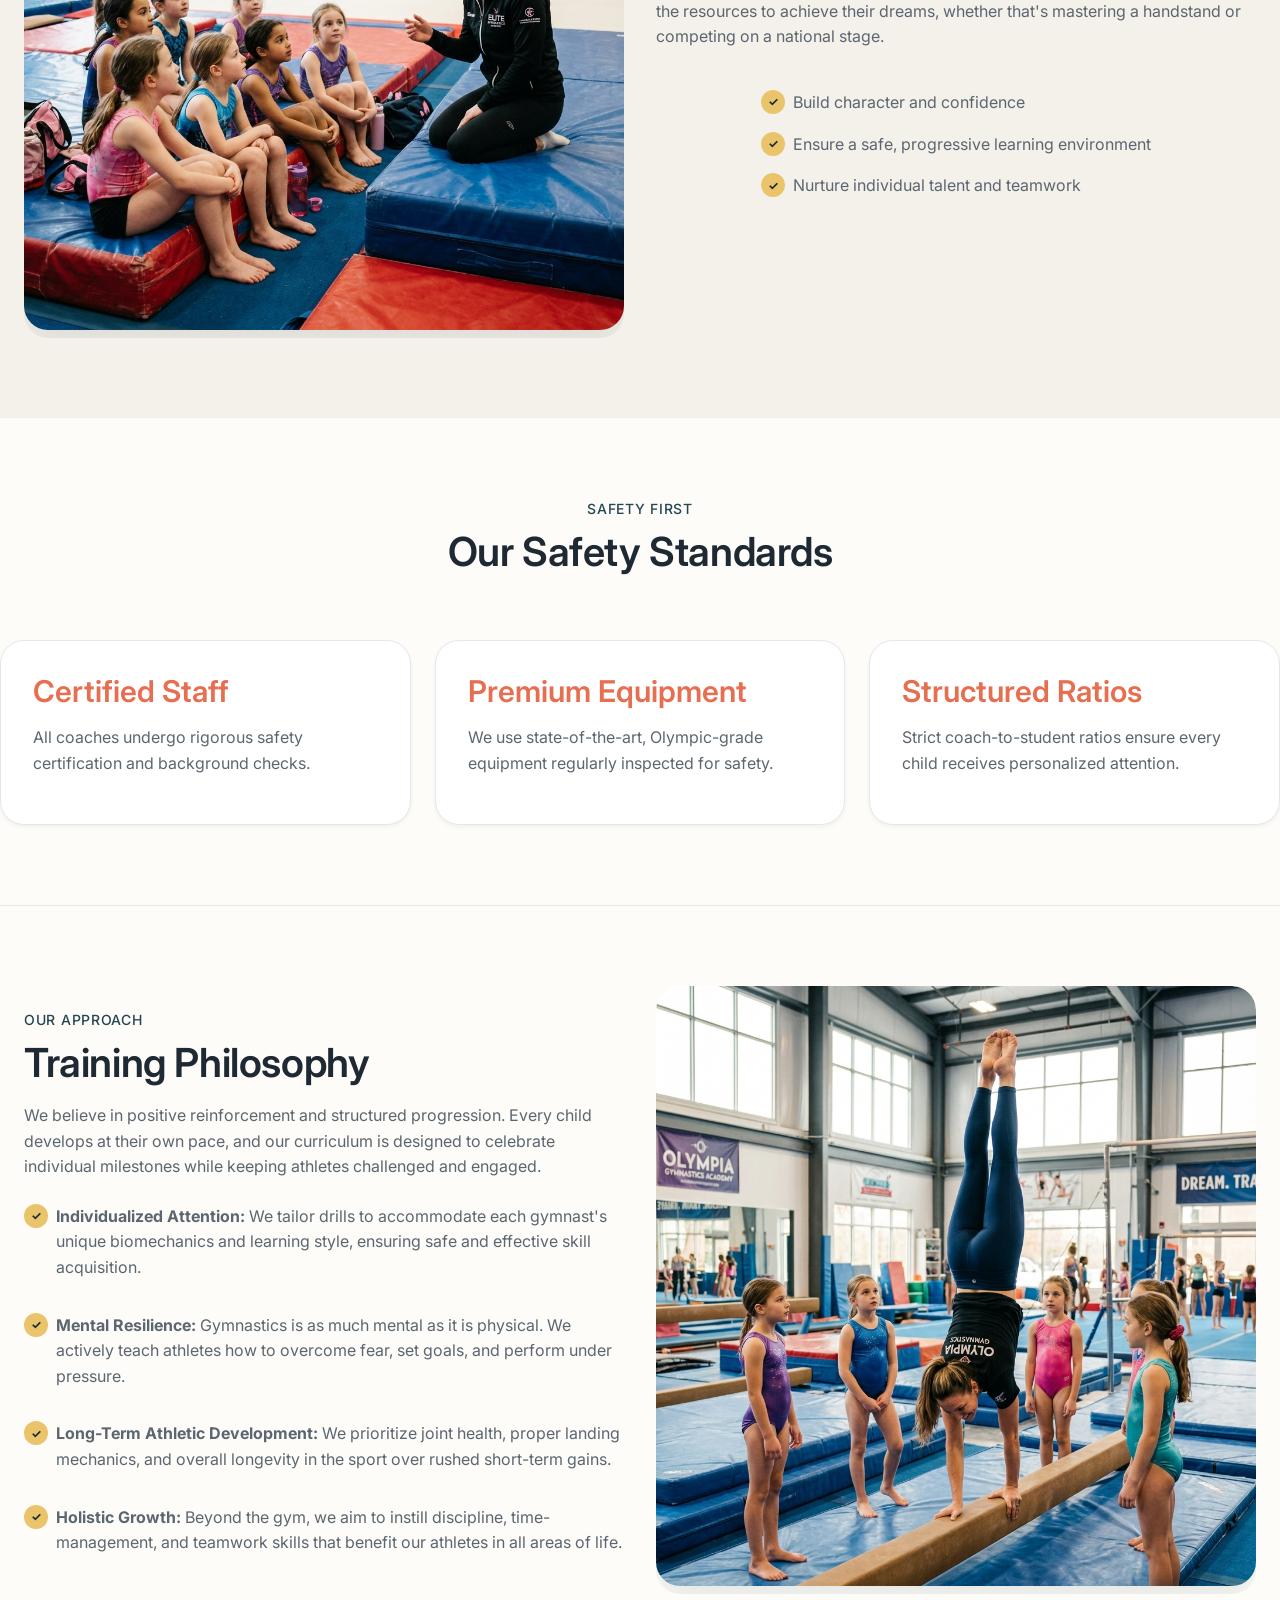
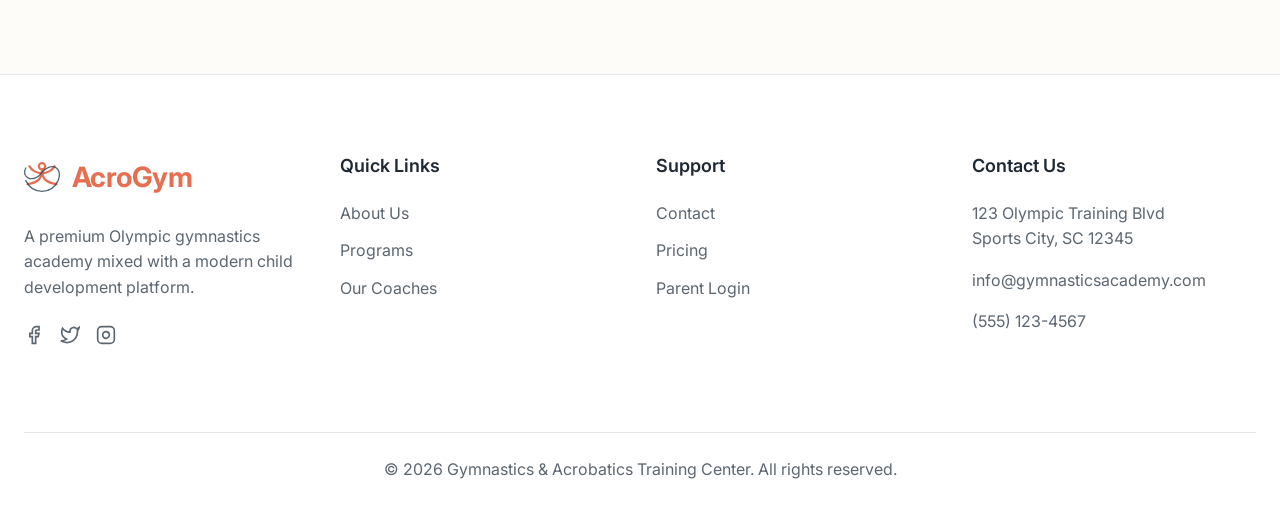
<file: about.html>
<!DOCTYPE html>
<html lang="en" dir="ltr">
<head>
    <meta charset="UTF-8">
    <meta name="viewport" content="width=device-width, initial-width=1.0">
    <title>About Us | Gymnastics & Acrobatics Training Center</title>
    <link rel="icon" type="image/svg+xml" href="assets/images/favicon.svg">
    <link rel="stylesheet" href="assets/css/style.css">
    <link rel="stylesheet" href="assets/css/dark-mode.css">
    <link rel="stylesheet" href="assets/css/rtl.css">

</head>
<body>
<!-- Navbar -->
    <nav class="navbar">
        <div class="container navbar-container">
        <a href="index.html" class="nav-brand" style="text-decoration: none;">
            <svg class="brand-icon" width="36" height="36" viewBox="0 0 40 40" fill="none" xmlns="http://www.w3.org/2000/svg" style="margin-right: 12px; overflow: visible;">
    <!-- Elegant Continuous Line Art Gymnast -->
    <!-- Head -->
    <circle cx="20" cy="8" r="3.5" stroke="var(--primary-accent)" stroke-width="2.5" fill="none"/>
    <!-- Body and Limbs (Split Leap) -->
    <path d="M 20 11.5 C 20 22, 16 26, 4 28 M 20 11.5 C 20 22, 24 26, 36 28 M 20 16 C 14 16, 8 12, 6 8 M 20 16 C 26 16, 32 12, 34 8" stroke="var(--primary-accent)" stroke-width="2.5" stroke-linecap="round" stroke-linejoin="round"/>
    <!-- Swirling Ribbon Effect -->
    <path d="M 2 24 C 10 40, 30 40, 38 24 C 44 10, 30 2, 20 15 C 10 28, -4 20, 2 10" stroke="var(--secondary-accent)" stroke-width="1.5" stroke-linecap="round" stroke-linejoin="round" opacity="0.8"/>
</svg><span style="display: inline-flex; align-items: center; letter-spacing: -0.02em; font-weight: 700;">Acro<span style="color: var(--primary-accent);">Gym</span></span>
        </a>
        
        <div class="nav-links" style="display: none;">
            <div class="dropdown">
                <a href="#" class="nav-link dropdown-toggle">Home <svg width="14" height="14" viewBox="0 0 24 24" fill="none" stroke="currentColor" stroke-width="2"><polyline points="6 9 12 15 18 9"></polyline></svg></a>
                <div class="dropdown-menu">
                    <a href="index.html" class="dropdown-item">Home 1</a>
                    <a href="home-2.html" class="dropdown-item">Home 2</a>
                </div>
            </div>
            <a href="about.html" class="nav-link">About</a>
            <a href="programs.html" class="nav-link">Programs</a>
            <a href="coaches.html" class="nav-link">Coaches</a>
            <a href="progression-framework.html" class="nav-link">Progression Framework</a>
            <a href="pricing.html" class="nav-link">Pricing</a>
            <a href="contact.html" class="nav-link">Contact</a>
            <a href="dashboard.html" class="nav-link">Dashboard</a>
        </div>
        
        <div class="nav-actions">
            <button class="control-btn" id="theme-toggle" aria-label="Toggle Dark Mode" style="width: 36px; height: 36px;">
                <svg width="16" height="16" viewBox="0 0 24 24" fill="none" stroke="currentColor" stroke-width="2"><path d="M21 12.79A9 9 0 1 1 11.21 3 7 7 0 0 0 21 12.79z"></path></svg>
            </button>
            <button class="control-btn" id="rtl-toggle" aria-label="Toggle RTL" style="width: 36px; height: 36px; font-size: 12px; font-weight: 600;">RTL</button>
            <a href="login.html" class="btn btn-primary" style="height: 44px; padding: 0 20px;">Login</a>
            
            <button class="control-btn mobile-menu-btn" style="display: none; width: 36px; height: 36px;">
                <svg width="20" height="20" viewBox="0 0 24 24" fill="none" stroke="currentColor" stroke-width="2"><line x1="3" y1="12" x2="21" y2="12"></line><line x1="3" y1="6" x2="21" y2="6"></line><line x1="3" y1="18" x2="21" y2="18"></line></svg>
            </button>
        </div>
        </div>
    </nav>

    <style>
        @media (min-width: 1025px) {
            .nav-links { display: flex !important; }
            .mobile-menu-btn { display: none !important; }
            .nav-actions .nav-link { display: inline-flex !important; }
        }
        @media (max-width: 1024px) {
            .nav-links { display: none; }
            .mobile-menu-btn { display: flex !important; }
        }
    </style>

    

<header class="page-hero" style="text-align: center; padding-top: 160px; padding-bottom: 80px; background: linear-gradient(rgba(0, 0, 0, 0.6), rgba(0, 0, 0, 0.8)), url('assets/images/hero_bg_about.png') center/cover no-repeat; color: white; border-bottom: 1px solid var(--border-color); margin-bottom: 40px;">
    <div class="container">
        <span class="subheading">Who We Are</span>
        <h1 style="margin-bottom: 24px;">About The Academy</h1>
        <p style="max-width: 600px; margin: 0 auto; color: rgba(255, 255, 255, 0.8);">Discover our journey, our mission, and what makes us the premier gymnastics training center.</p>
    </div>
</header>

<section class="section container">
    <div class="grid grid-cols-2 gap-8 items-center">
        <div>
            <span class="subheading">Academy Story</span>
            <h2>A Legacy of Excellence</h2>
            <p>Founded with the belief that every child deserves the opportunity to develop their physical and mental strength, our academy has grown from a small community gym to a state-of-the-art training facility.</p>
            <p>We pride ourselves on offering the highest quality instruction in a supportive, challenging, and fun environment.</p>
        </div>
        <div class="image-reveal-wrapper">
            <img src="assets/images/about_facility_1781704800816.png" alt="Academy Facility" class="rounded-image shadow-img" style="width: 100%; border-radius: var(--border-radius-lg);">
        </div>
    </div>
</section>

<section class="section" style="background: var(--secondary-bg);">
    <div class="container grid grid-cols-2 gap-8 items-center flex-md-col-reverse">
        <div class="image-reveal-wrapper" style="animation-delay: 0.2s;">
            <img src="assets/images/about_mission_1781704820711.png" alt="Academy Mission" class="rounded-image shadow-img" style="width: 100%; border-radius: var(--border-radius-lg);">
        </div>
        <div class="text-content">
            <span class="subheading">Mission & Vision</span>
            <h2>Empowering The Next Generation</h2>
            <p>Our mission is to foster self-esteem, discipline, and physical fitness through the sport of gymnastics. We envision a community where every young athlete has the resources to achieve their dreams, whether that's mastering a handstand or competing on a national stage.</p>
            <div style="text-align: center;">
                <ul class="custom-list" style="margin: 24px auto 0; display: inline-block; text-align: left;">
                    <li>Build character and confidence</li>
                    <li>Ensure a safe, progressive learning environment</li>
                    <li>Nurture individual talent and teamwork</li>
                </ul>
            </div>
        </div>
    </div>
</section>

<section class="section container">
    <div class="section-title text-center">
        <span class="subheading">Safety First</span>
        <h2>Our Safety Standards</h2>
    </div>
    <style>
        .safety-grid {
            display: grid;
            grid-template-columns: repeat(3, 1fr);
            gap: 24px;
        }
        @media (max-width: 1024px) {
            .safety-grid {
                grid-template-columns: repeat(2, 1fr);
            }
            .safety-grid > div:last-child {
                grid-column: 1 / -1;
                justify-self: center;
                width: calc(50% - 12px);
            }
        }
        @media (max-width: 600px) {
            .safety-grid {
                grid-template-columns: 1fr;
            }
            .safety-grid > div:last-child {
                grid-column: 1 / -1;
                width: 100%;
            }
        }
    </style>
    <div class="safety-grid">
        <div class="card premium-card hover-lift">
            <h3 style="color: var(--primary-accent);">Certified Staff</h3>
            <p>All coaches undergo rigorous safety certification and background checks.</p>
        </div>
        <div class="card premium-card hover-lift">
            <h3 style="color: var(--primary-accent);">Premium Equipment</h3>
            <p>We use state-of-the-art, Olympic-grade equipment regularly inspected for safety.</p>
        </div>
        <div class="card premium-card hover-lift">
            <h3 style="color: var(--primary-accent);">Structured Ratios</h3>
            <p>Strict coach-to-student ratios ensure every child receives personalized attention.</p>
        </div>
    </div>
</section>

<section class="section" style="background: var(--primary-bg); border-top: 1px solid var(--border-color);">
    <div class="container grid grid-cols-2 gap-8 items-center">
        <div>
            <span class="subheading">Our Approach</span>
            <h2>Training Philosophy</h2>
            <p style="margin-bottom: 24px; font-size: 16px; line-height: 1.6;">We believe in positive reinforcement and structured progression. Every child develops at their own pace, and our curriculum is designed to celebrate individual milestones while keeping athletes challenged and engaged.</p>
            
            <ul class="custom-list" style="display: flex; flex-direction: column; gap: 16px;">
                <li>
                    <strong>Individualized Attention:</strong> We tailor drills to accommodate each gymnast's unique biomechanics and learning style, ensuring safe and effective skill acquisition.
                </li>
                <li>
                    <strong>Mental Resilience:</strong> Gymnastics is as much mental as it is physical. We actively teach athletes how to overcome fear, set goals, and perform under pressure.
                </li>
                <li>
                    <strong>Long-Term Athletic Development:</strong> We prioritize joint health, proper landing mechanics, and overall longevity in the sport over rushed short-term gains.
                </li>
                <li>
                    <strong>Holistic Growth:</strong> Beyond the gym, we aim to instill discipline, time-management, and teamwork skills that benefit our athletes in all areas of life.
                </li>
            </ul>
        </div>
        <div class="image-reveal-wrapper">
            <img src="assets/images/about_training_philosophy.png" alt="Training Philosophy" class="rounded-image shadow-img" style="width: 100%; border-radius: var(--border-radius-lg);">
        </div>
    </div>
</section>
<footer style="background: var(--card-bg); padding: 80px 0 0 0; border-top: 1px solid var(--border-color);">
        <div class="container">
            <div class="grid grid-cols-4 gap-8">
                <div>
                    <a href="index.html" class="nav-brand" style="margin-bottom: 24px; text-decoration: none; display: flex;">
                        <svg class="brand-icon" width="36" height="36" viewBox="0 0 40 40" fill="none" xmlns="http://www.w3.org/2000/svg" style="margin-right: 12px; overflow: visible;">
    <!-- Elegant Continuous Line Art Gymnast -->
    <!-- Head -->
    <circle cx="20" cy="8" r="3.5" stroke="var(--primary-accent)" stroke-width="2.5" fill="none"/>
    <!-- Body and Limbs (Split Leap) -->
    <path d="M 20 11.5 C 20 22, 16 26, 4 28 M 20 11.5 C 20 22, 24 26, 36 28 M 20 16 C 14 16, 8 12, 6 8 M 20 16 C 26 16, 32 12, 34 8" stroke="var(--primary-accent)" stroke-width="2.5" stroke-linecap="round" stroke-linejoin="round"/>
    <!-- Swirling Ribbon Effect -->
    <path d="M 2 24 C 10 40, 30 40, 38 24 C 44 10, 30 2, 20 15 C 10 28, -4 20, 2 10" stroke="var(--secondary-accent)" stroke-width="1.5" stroke-linecap="round" stroke-linejoin="round" opacity="0.8"/>
</svg><span style="display: inline-flex; align-items: center; letter-spacing: -0.02em; font-weight: 700;">Acro<span style="color: var(--primary-accent);">Gym</span></span>
                    </a>
                    <p>A premium Olympic gymnastics academy mixed with a modern child development platform.</p>
                    <div class="social-icons" style="display: flex; gap: 16px; margin-top: 24px;">
                        <a href="#" class="social-icon" aria-label="Facebook"><svg width="20" height="20" viewBox="0 0 24 24" fill="none" stroke="currentColor" stroke-width="2"><path d="M18 2h-3a5 5 0 0 0-5 5v3H7v4h3v8h4v-8h3l1-4h-4V7a1 1 0 0 1 1-1h3z"></path></svg></a>
                        <a href="#" class="social-icon" aria-label="Twitter"><svg width="20" height="20" viewBox="0 0 24 24" fill="none" stroke="currentColor" stroke-width="2"><path d="M23 3a10.9 10.9 0 0 1-3.14 1.53 4.48 4.48 0 0 0-7.86 3v1A10.66 10.66 0 0 1 3 4s-4 9 5 13a11.64 11.64 0 0 1-7 2c9 5 20 0 20-11.5a4.5 4.5 0 0 0-.08-.83A7.72 7.72 0 0 0 23 3z"></path></svg></a>
                        <a href="#" class="social-icon" aria-label="Instagram"><svg width="20" height="20" viewBox="0 0 24 24" fill="none" stroke="currentColor" stroke-width="2"><rect x="2" y="2" width="20" height="20" rx="5" ry="5"></rect><path d="M16 11.37A4 4 0 1 1 12.63 8 4 4 0 0 1 16 11.37z"></path><line x1="17.5" y1="6.5" x2="17.51" y2="6.5"></line></svg></a>
                    </div>
                </div>
                <div>
                    <h3 style="font-size: 18px; margin-bottom: 24px;">Quick Links</h3>
                    <div style="display: flex; flex-direction: column; gap: 12px;">
                        <a href="about.html" style="color: var(--text-secondary);">About Us</a>
                        <a href="programs.html" style="color: var(--text-secondary);">Programs</a>
                        <a href="coaches.html" style="color: var(--text-secondary);">Our Coaches</a>
                    </div>
                </div>
                <div>
                    <h3 style="font-size: 18px; margin-bottom: 24px;">Support</h3>
                    <div style="display: flex; flex-direction: column; gap: 12px;">
                        <a href="contact.html" style="color: var(--text-secondary);">Contact</a>
                        <a href="pricing.html" style="color: var(--text-secondary);">Pricing</a>
                        <a href="login.html" style="color: var(--text-secondary);">Parent Login</a>
                    </div>
                </div>
                <div>
                    <h3 style="font-size: 18px; margin-bottom: 24px;">Contact Us</h3>
                    <p>123 Olympic Training Blvd<br>Sports City, SC 12345</p>
                    <p>info@gymnasticsacademy.com</p>
                    <p>(555) 123-4567</p>
                </div>
            </div>
            <div style="text-align: center; margin-top: 80px; padding: 24px 0; border-top: 1px solid var(--border-color); color: var(--text-secondary);">
                &copy; 2026 Gymnastics & Acrobatics Training Center. All rights reserved.
            </div>
        </div>
    </footer>

    <script src="assets/js/main.js"></script>


    <button id="back-to-top" aria-label="Back to top" class="back-to-top">
        <svg width="24" height="24" viewBox="0 0 24 24" fill="none" stroke="currentColor" stroke-width="2"><polyline points="18 15 12 9 6 15"></polyline></svg>
    </button>

</body>
</html>
</file>
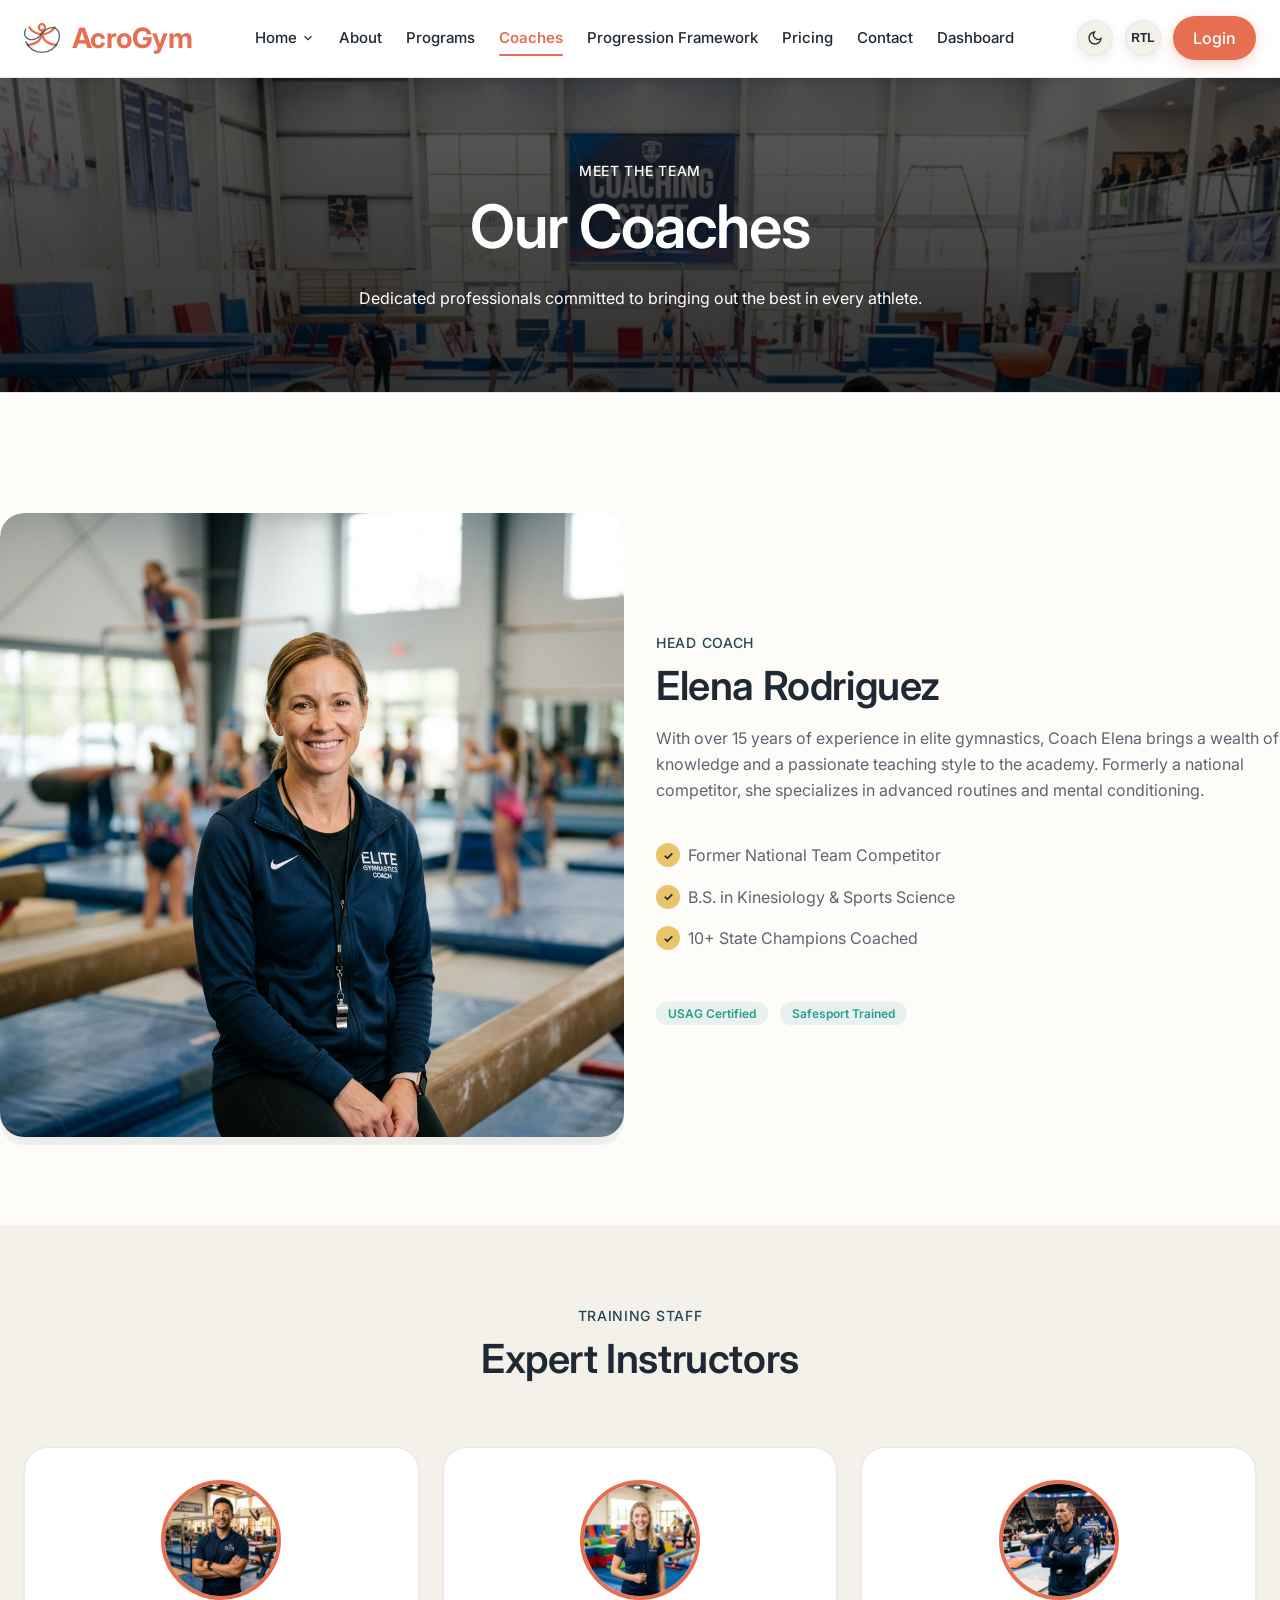
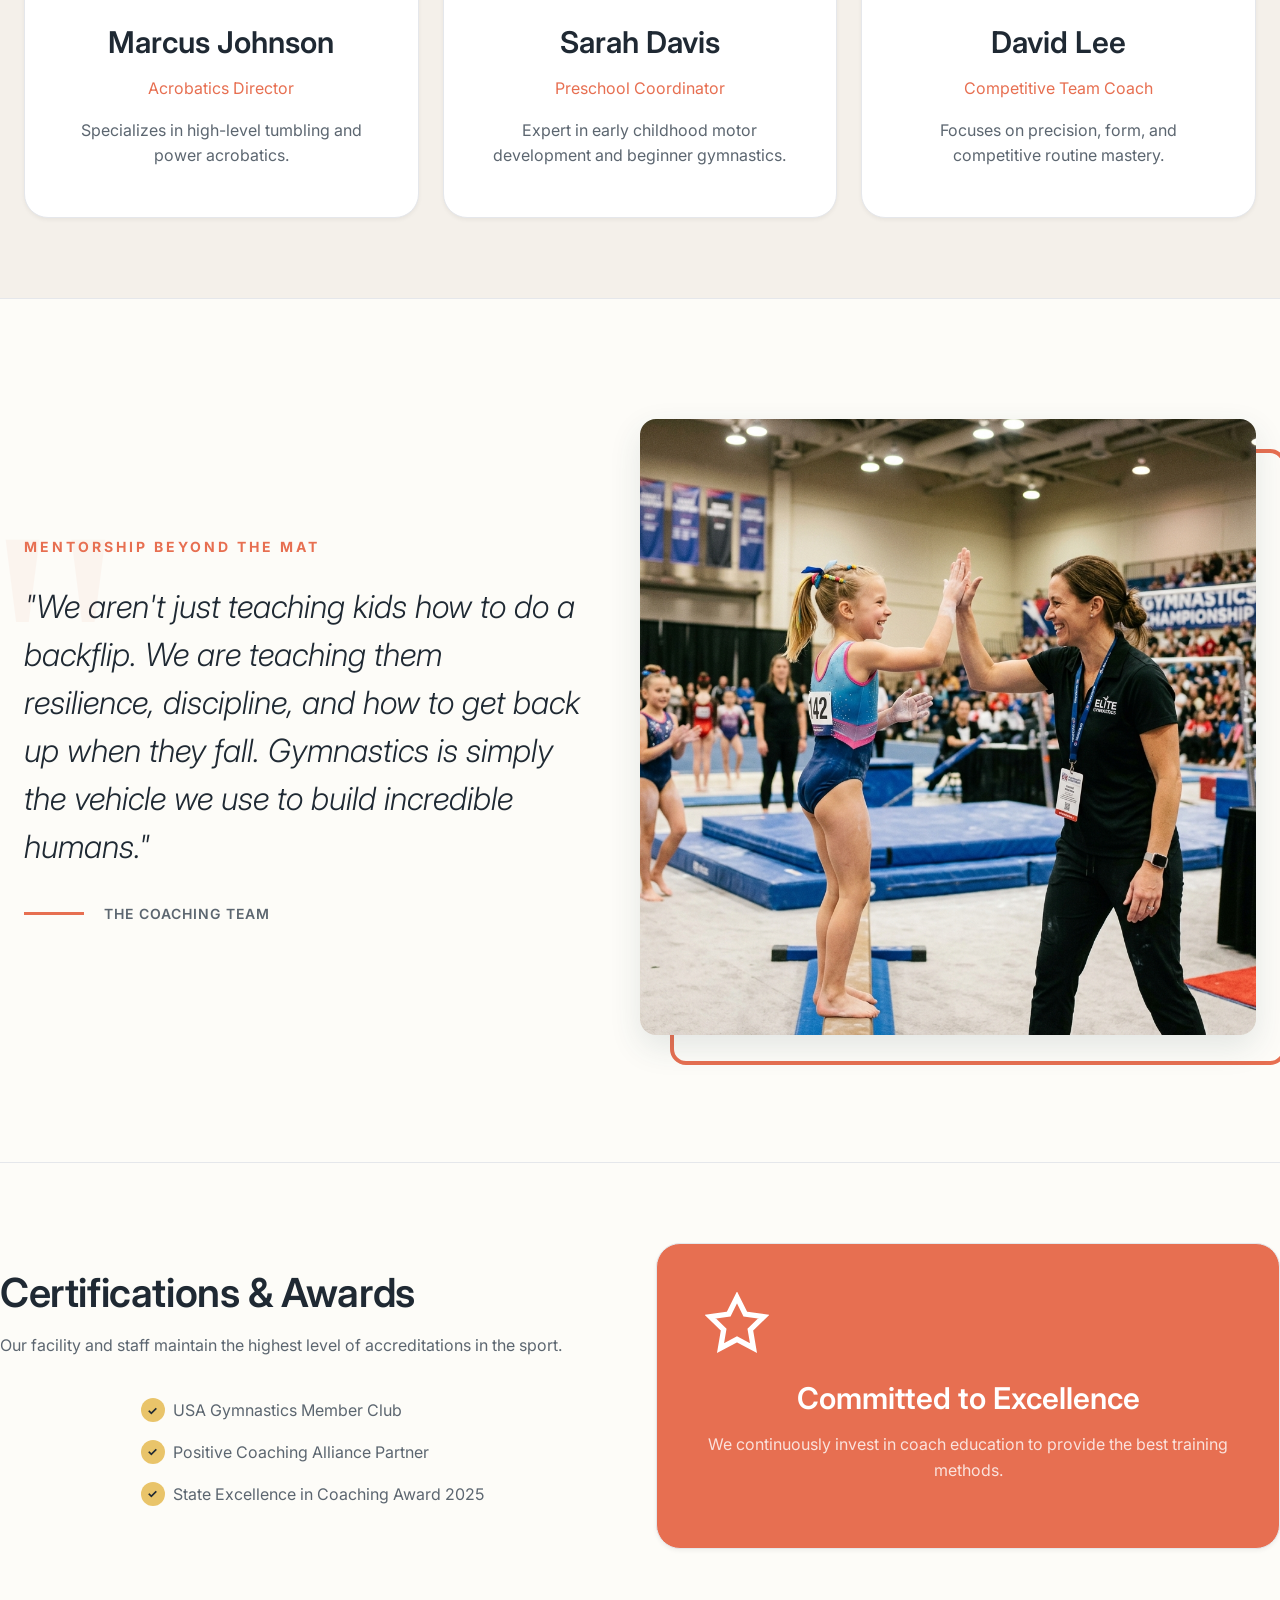
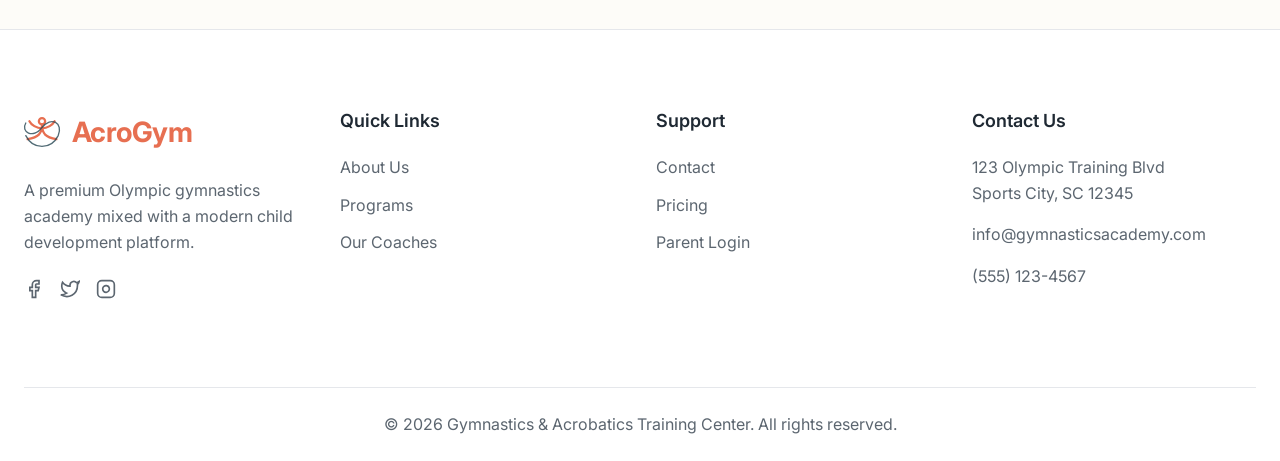
<file: coaches.html>
<!DOCTYPE html>
<html lang="en" dir="ltr">
<head>
    <meta charset="UTF-8">
    <meta name="viewport" content="width=device-width, initial-width=1.0">
    <title>Our Coaches | Gymnastics & Acrobatics Training Center</title>
    <link rel="icon" type="image/svg+xml" href="assets/images/favicon.svg">
    <link rel="stylesheet" href="assets/css/style.css">
    <link rel="stylesheet" href="assets/css/dark-mode.css">
    <link rel="stylesheet" href="assets/css/rtl.css">

</head>
<body>
<!-- Navbar -->
    <nav class="navbar">
        <div class="container navbar-container">
        <a href="index.html" class="nav-brand" style="text-decoration: none;">
            <svg class="brand-icon" width="36" height="36" viewBox="0 0 40 40" fill="none" xmlns="http://www.w3.org/2000/svg" style="margin-right: 12px; overflow: visible;">
    <!-- Elegant Continuous Line Art Gymnast -->
    <!-- Head -->
    <circle cx="20" cy="8" r="3.5" stroke="var(--primary-accent)" stroke-width="2.5" fill="none"/>
    <!-- Body and Limbs (Split Leap) -->
    <path d="M 20 11.5 C 20 22, 16 26, 4 28 M 20 11.5 C 20 22, 24 26, 36 28 M 20 16 C 14 16, 8 12, 6 8 M 20 16 C 26 16, 32 12, 34 8" stroke="var(--primary-accent)" stroke-width="2.5" stroke-linecap="round" stroke-linejoin="round"/>
    <!-- Swirling Ribbon Effect -->
    <path d="M 2 24 C 10 40, 30 40, 38 24 C 44 10, 30 2, 20 15 C 10 28, -4 20, 2 10" stroke="var(--secondary-accent)" stroke-width="1.5" stroke-linecap="round" stroke-linejoin="round" opacity="0.8"/>
</svg><span style="display: inline-flex; align-items: center; letter-spacing: -0.02em; font-weight: 700;">Acro<span style="color: var(--primary-accent);">Gym</span></span>
        </a>
        
        <div class="nav-links" style="display: none;">
            <div class="dropdown">
                <a href="#" class="nav-link dropdown-toggle">Home <svg width="14" height="14" viewBox="0 0 24 24" fill="none" stroke="currentColor" stroke-width="2"><polyline points="6 9 12 15 18 9"></polyline></svg></a>
                <div class="dropdown-menu">
                    <a href="index.html" class="dropdown-item">Home 1</a>
                    <a href="home-2.html" class="dropdown-item">Home 2</a>
                </div>
            </div>
            <a href="about.html" class="nav-link">About</a>
            <a href="programs.html" class="nav-link">Programs</a>
            <a href="coaches.html" class="nav-link">Coaches</a>
            <a href="progression-framework.html" class="nav-link">Progression Framework</a>
            <a href="pricing.html" class="nav-link">Pricing</a>
            <a href="contact.html" class="nav-link">Contact</a>
            <a href="dashboard.html" class="nav-link">Dashboard</a>
        </div>
        
        <div class="nav-actions">
            <button class="control-btn" id="theme-toggle" aria-label="Toggle Dark Mode" style="width: 36px; height: 36px;">
                <svg width="16" height="16" viewBox="0 0 24 24" fill="none" stroke="currentColor" stroke-width="2"><path d="M21 12.79A9 9 0 1 1 11.21 3 7 7 0 0 0 21 12.79z"></path></svg>
            </button>
            <button class="control-btn" id="rtl-toggle" aria-label="Toggle RTL" style="width: 36px; height: 36px; font-size: 12px; font-weight: 600;">RTL</button>
            <a href="login.html" class="btn btn-primary" style="height: 44px; padding: 0 20px;">Login</a>
            
            <button class="control-btn mobile-menu-btn" style="display: none; width: 36px; height: 36px;">
                <svg width="20" height="20" viewBox="0 0 24 24" fill="none" stroke="currentColor" stroke-width="2"><line x1="3" y1="12" x2="21" y2="12"></line><line x1="3" y1="6" x2="21" y2="6"></line><line x1="3" y1="18" x2="21" y2="18"></line></svg>
            </button>
        </div>
        </div>
    </nav>

    <style>
        @media (min-width: 1025px) {
            .nav-links { display: flex !important; }
            .mobile-menu-btn { display: none !important; }
            .nav-actions .nav-link { display: inline-flex !important; }
        }
        @media (max-width: 1024px) {
            .nav-links { display: none; }
            .mobile-menu-btn { display: flex !important; }
        }
    </style>

    

<header class="page-hero" style="text-align: center; padding-top: 160px; padding-bottom: 80px; background: linear-gradient(rgba(0, 0, 0, 0.6), rgba(0, 0, 0, 0.8)), url('assets/images/hero_bg_coaches.png') center 10%/cover no-repeat; color: white; border-bottom: 1px solid var(--border-color); margin-bottom: 40px;">
    <div class="container">
        <span class="subheading">Meet The Team</span>
        <h1 style="margin-bottom: 24px;">Our Coaches</h1>
        <p style="max-width: 600px; margin: 0 auto; color: rgba(255, 255, 255, 0.8);">Dedicated professionals committed to bringing out the best in every athlete.</p>
    </div>
</header>

<section class="section container">
    <div class="grid grid-cols-2 gap-8 items-center">
        <div class="image-reveal-wrapper">
            <img src="assets/images/coach_female_1781704842189.png" alt="Head Coach" class="rounded-image shadow-img" style="width: 100%; border-radius: var(--border-radius-lg);">
        </div>
        <div class="text-content">
            <span class="subheading">Head Coach</span>
            <h2>Elena Rodriguez</h2>
            <p>With over 15 years of experience in elite gymnastics, Coach Elena brings a wealth of knowledge and a passionate teaching style to the academy. Formerly a national competitor, she specializes in advanced routines and mental conditioning.</p>
            <div style="text-align: start;">
                <ul class="custom-list" style="margin: 24px 0 0 0; display: inline-block; text-align: start;">
                    <li>Former National Team Competitor</li>
                    <li>B.S. in Kinesiology & Sports Science</li>
                    <li>10+ State Champions Coached</li>
                </ul>
            </div>
            <div style="margin-top: 32px; text-align: start;">
                <span class="badge badge-success" style="margin-right: 8px;">USAG Certified</span>
                <span class="badge badge-success">Safesport Trained</span>
            </div>
        </div>
    </div>
</section>

<section class="section" style="background: var(--secondary-bg);">
    <div class="container text-center">
        <div class="section-title">
            <span class="subheading">Training Staff</span>
            <h2>Expert Instructors</h2>
        </div>
        <style>
            .expert-instructors-grid {
                display: grid;
                grid-template-columns: repeat(3, 1fr);
                gap: 24px;
            }
            @media (max-width: 1024px) {
                .expert-instructors-grid {
                    grid-template-columns: repeat(2, 1fr);
                }
                .expert-instructors-grid > div:last-child {
                    grid-column: 1 / -1;
                    justify-self: center;
                    width: calc(50% - 12px);
                }
            }
            @media (max-width: 600px) {
                .expert-instructors-grid {
                    grid-template-columns: 1fr;
                }
                .expert-instructors-grid > div:last-child {
                    grid-column: 1 / -1;
                    width: 100%;
                }
            }
        </style>
        <div class="expert-instructors-grid">
            <div class="card premium-card text-center">
                <div style="width: 120px; height: 120px; border-radius: 50%; overflow: hidden; margin: 0 auto 24px; border: 4px solid var(--primary-accent);">
                    <img src="assets/images/coach_marcus.png" style="width: 100%; height: 100%; object-fit: cover;">
                </div>
                <h3>Marcus Johnson</h3>
                <p style="color: var(--primary-accent); margin-bottom: 16px;">Acrobatics Director</p>
                <p>Specializes in high-level tumbling and power acrobatics.</p>
            </div>
            <div class="card premium-card text-center">
                <div style="width: 120px; height: 120px; border-radius: 50%; overflow: hidden; margin: 0 auto 24px; border: 4px solid var(--primary-accent);">
                    <img src="assets/images/coach_sarah.png" style="width: 100%; height: 100%; object-fit: cover;">
                </div>
                <h3>Sarah Davis</h3>
                <p style="color: var(--primary-accent); margin-bottom: 16px;">Preschool Coordinator</p>
                <p>Expert in early childhood motor development and beginner gymnastics.</p>
            </div>
            <div class="card premium-card text-center">
                <div style="width: 120px; height: 120px; border-radius: 50%; overflow: hidden; margin: 0 auto 24px; border: 4px solid var(--primary-accent);">
                    <img src="assets/images/coach_david.png" style="width: 100%; height: 100%; object-fit: cover;">
                </div>
                <h3>David Lee</h3>
                <p style="color: var(--primary-accent); margin-bottom: 16px;">Competitive Team Coach</p>
                <p>Focuses on precision, form, and competitive routine mastery.</p>
            </div>
        </div>
    </div>
</section>

<!-- Coaching Philosophy Section - Premium Unique Layout -->
<style>
    .philosophy-section {
        background-color: var(--primary-bg);
        padding: 120px 0;
        position: relative;
        overflow: hidden;
        border-top: 1px solid var(--border-color);
        border-bottom: 1px solid var(--border-color);
    }
    .philosophy-quote-mark {
        position: absolute;
        top: -60px;
        left: -40px;
        font-size: 350px;
        font-family: Georgia, serif;
        color: var(--primary-accent);
        opacity: 0.05;
        line-height: 1;
        user-select: none;
        z-index: 0;
    }
    .philosophy-text-content {
        position: relative;
        z-index: 2;
        padding-right: 60px;
    }
    .philosophy-quote {
        font-size: 32px;
        font-weight: 300;
        line-height: 1.5;
        margin-bottom: 32px;
        font-style: italic;
        color: var(--text-primary);
    }
    .image-offset-wrapper {
        position: relative;
        z-index: 2;
        display: inline-block;
        width: 100%;
        transition: transform 0.4s ease;
    }
    .image-offset-wrapper:hover {
        transform: translateY(-10px);
    }
    .image-offset-wrapper img {
        position: relative;
        z-index: 2;
        border-radius: 16px;
        width: 100%;
        display: block;
    }
    .image-offset-bg {
        position: absolute;
        top: 30px;
        right: -30px;
        width: 100%;
        height: 100%;
        border: 4px solid var(--primary-accent);
        border-radius: 16px;
        z-index: 1;
        transition: transform 0.4s ease;
    }
    .image-offset-wrapper:hover .image-offset-bg {
        transform: translate(10px, -10px);
    }
    
    @media (max-width: 1024px) {
        .philosophy-text-content { padding-right: 0; margin-bottom: 60px; text-align: center; }
        .philosophy-quote { font-size: 26px; }
        .image-offset-bg { top: 20px; right: -20px; }
        .team-flex { justify-content: center; }
        .philosophy-quote-mark { left: 50%; transform: translateX(-50%); }
    }
    @media (max-width: 768px) {
        .philosophy-section { padding: 80px 0; }
        .philosophy-quote-mark { top: -40px; left: 50%; transform: translateX(-50%); font-size: 200px; }
    }

    /* RTL Adjustments */
    [dir="rtl"] .philosophy-quote-mark { left: auto; right: -40px; }
    [dir="rtl"] .philosophy-text-content { padding-right: 0; padding-left: 60px; }
    [dir="rtl"] .image-offset-bg { right: auto; left: -30px; }
    [dir="rtl"] .image-offset-wrapper:hover .image-offset-bg { transform: translate(-10px, -10px); }

    @media (max-width: 1024px) {
        [dir="rtl"] .philosophy-text-content { padding-left: 0; }
        [dir="rtl"] .philosophy-quote-mark { right: auto; }
        [dir="rtl"] .image-offset-bg { left: -20px; }
    }
</style>

<section class="philosophy-section">
    <div class="container grid grid-cols-2 gap-12 items-center">
        <div class="philosophy-text-content">
            <div class="philosophy-quote-mark">"</div>
            <span style="color: var(--primary-accent); font-weight: 700; letter-spacing: 3px; text-transform: uppercase; font-size: 14px; margin-bottom: 24px; display: block;">Mentorship Beyond The Mat</span>
            <p class="philosophy-quote">"We aren't just teaching kids how to do a backflip. We are teaching them resilience, discipline, and how to get back up when they fall. Gymnastics is simply the vehicle we use to build incredible humans."</p>
            <div class="team-flex" style="display: flex; align-items: center; gap: 20px;">
                <div style="width: 60px; height: 3px; background-color: var(--primary-accent);"></div>
                <p style="margin: 0; font-weight: 600; color: var(--text-secondary); text-transform: uppercase; letter-spacing: 1px; font-size: 14px;">The Coaching Team</p>
            </div>
        </div>
        
        <div>
            <div class="image-offset-wrapper">
                <div class="image-offset-bg"></div>
                <img src="assets/images/coach_high_five.png" alt="Coach mentoring gymnast" class="shadow-img">
            </div>
        </div>
    </div>
</section>

<section class="section container">
    <div class="grid grid-cols-2 gap-8 items-center flex-md-col-reverse">
        <div class="text-content">
            <h2>Certifications & Awards</h2>
            <p>Our facility and staff maintain the highest level of accreditations in the sport.</p>
            <div style="text-align: center;">
                <ul class="custom-list" style="margin: 24px auto 0; display: inline-block; text-align: left;">
                    <li>USA Gymnastics Member Club</li>
                    <li>Positive Coaching Alliance Partner</li>
                    <li>State Excellence in Coaching Award 2025</li>
                </ul>
            </div>
        </div>
        <div class="card" style="background: var(--primary-accent); color: white; padding: 48px; text-align: center;">
            <svg width="64" height="64" viewBox="0 0 24 24" fill="none" stroke="currentColor" stroke-width="2" style="margin-bottom: 24px;"><polygon points="12 2 15.09 8.26 22 9.27 17 14.14 18.18 21.02 12 17.77 5.82 21.02 7 14.14 2 9.27 8.91 8.26 12 2"></polygon></svg>
            <h3 style="color: white;">Committed to Excellence</h3>
            <p style="color: rgba(255,255,255,0.8);">We continuously invest in coach education to provide the best training methods.</p>
        </div>
    </div>
</section>
<footer style="background: var(--card-bg); padding: 80px 0 0 0; border-top: 1px solid var(--border-color);">
        <div class="container">
            <div class="grid grid-cols-4 gap-8">
                <div>
                    <a href="index.html" class="nav-brand" style="margin-bottom: 24px; text-decoration: none; display: flex;">
                        <svg class="brand-icon" width="36" height="36" viewBox="0 0 40 40" fill="none" xmlns="http://www.w3.org/2000/svg" style="margin-right: 12px; overflow: visible;">
    <!-- Elegant Continuous Line Art Gymnast -->
    <!-- Head -->
    <circle cx="20" cy="8" r="3.5" stroke="var(--primary-accent)" stroke-width="2.5" fill="none"/>
    <!-- Body and Limbs (Split Leap) -->
    <path d="M 20 11.5 C 20 22, 16 26, 4 28 M 20 11.5 C 20 22, 24 26, 36 28 M 20 16 C 14 16, 8 12, 6 8 M 20 16 C 26 16, 32 12, 34 8" stroke="var(--primary-accent)" stroke-width="2.5" stroke-linecap="round" stroke-linejoin="round"/>
    <!-- Swirling Ribbon Effect -->
    <path d="M 2 24 C 10 40, 30 40, 38 24 C 44 10, 30 2, 20 15 C 10 28, -4 20, 2 10" stroke="var(--secondary-accent)" stroke-width="1.5" stroke-linecap="round" stroke-linejoin="round" opacity="0.8"/>
</svg><span style="display: inline-flex; align-items: center; letter-spacing: -0.02em; font-weight: 700;">Acro<span style="color: var(--primary-accent);">Gym</span></span>
                    </a>
                    <p>A premium Olympic gymnastics academy mixed with a modern child development platform.</p>
                    <div class="social-icons" style="display: flex; gap: 16px; margin-top: 24px;">
                        <a href="#" class="social-icon" aria-label="Facebook"><svg width="20" height="20" viewBox="0 0 24 24" fill="none" stroke="currentColor" stroke-width="2"><path d="M18 2h-3a5 5 0 0 0-5 5v3H7v4h3v8h4v-8h3l1-4h-4V7a1 1 0 0 1 1-1h3z"></path></svg></a>
                        <a href="#" class="social-icon" aria-label="Twitter"><svg width="20" height="20" viewBox="0 0 24 24" fill="none" stroke="currentColor" stroke-width="2"><path d="M23 3a10.9 10.9 0 0 1-3.14 1.53 4.48 4.48 0 0 0-7.86 3v1A10.66 10.66 0 0 1 3 4s-4 9 5 13a11.64 11.64 0 0 1-7 2c9 5 20 0 20-11.5a4.5 4.5 0 0 0-.08-.83A7.72 7.72 0 0 0 23 3z"></path></svg></a>
                        <a href="#" class="social-icon" aria-label="Instagram"><svg width="20" height="20" viewBox="0 0 24 24" fill="none" stroke="currentColor" stroke-width="2"><rect x="2" y="2" width="20" height="20" rx="5" ry="5"></rect><path d="M16 11.37A4 4 0 1 1 12.63 8 4 4 0 0 1 16 11.37z"></path><line x1="17.5" y1="6.5" x2="17.51" y2="6.5"></line></svg></a>
                    </div>
                </div>
                <div>
                    <h3 style="font-size: 18px; margin-bottom: 24px;">Quick Links</h3>
                    <div style="display: flex; flex-direction: column; gap: 12px;">
                        <a href="about.html" style="color: var(--text-secondary);">About Us</a>
                        <a href="programs.html" style="color: var(--text-secondary);">Programs</a>
                        <a href="coaches.html" style="color: var(--text-secondary);">Our Coaches</a>
                    </div>
                </div>
                <div>
                    <h3 style="font-size: 18px; margin-bottom: 24px;">Support</h3>
                    <div style="display: flex; flex-direction: column; gap: 12px;">
                        <a href="contact.html" style="color: var(--text-secondary);">Contact</a>
                        <a href="pricing.html" style="color: var(--text-secondary);">Pricing</a>
                        <a href="login.html" style="color: var(--text-secondary);">Parent Login</a>
                    </div>
                </div>
                <div>
                    <h3 style="font-size: 18px; margin-bottom: 24px;">Contact Us</h3>
                    <p>123 Olympic Training Blvd<br>Sports City, SC 12345</p>
                    <p>info@gymnasticsacademy.com</p>
                    <p>(555) 123-4567</p>
                </div>
            </div>
            <div style="text-align: center; margin-top: 80px; padding: 24px 0; border-top: 1px solid var(--border-color); color: var(--text-secondary);">
                &copy; 2026 Gymnastics & Acrobatics Training Center. All rights reserved.
            </div>
        </div>
    </footer>

    <script src="assets/js/main.js"></script>


    <button id="back-to-top" aria-label="Back to top" class="back-to-top">
        <svg width="24" height="24" viewBox="0 0 24 24" fill="none" stroke="currentColor" stroke-width="2"><polyline points="18 15 12 9 6 15"></polyline></svg>
    </button>

</body>
</html>
</file>
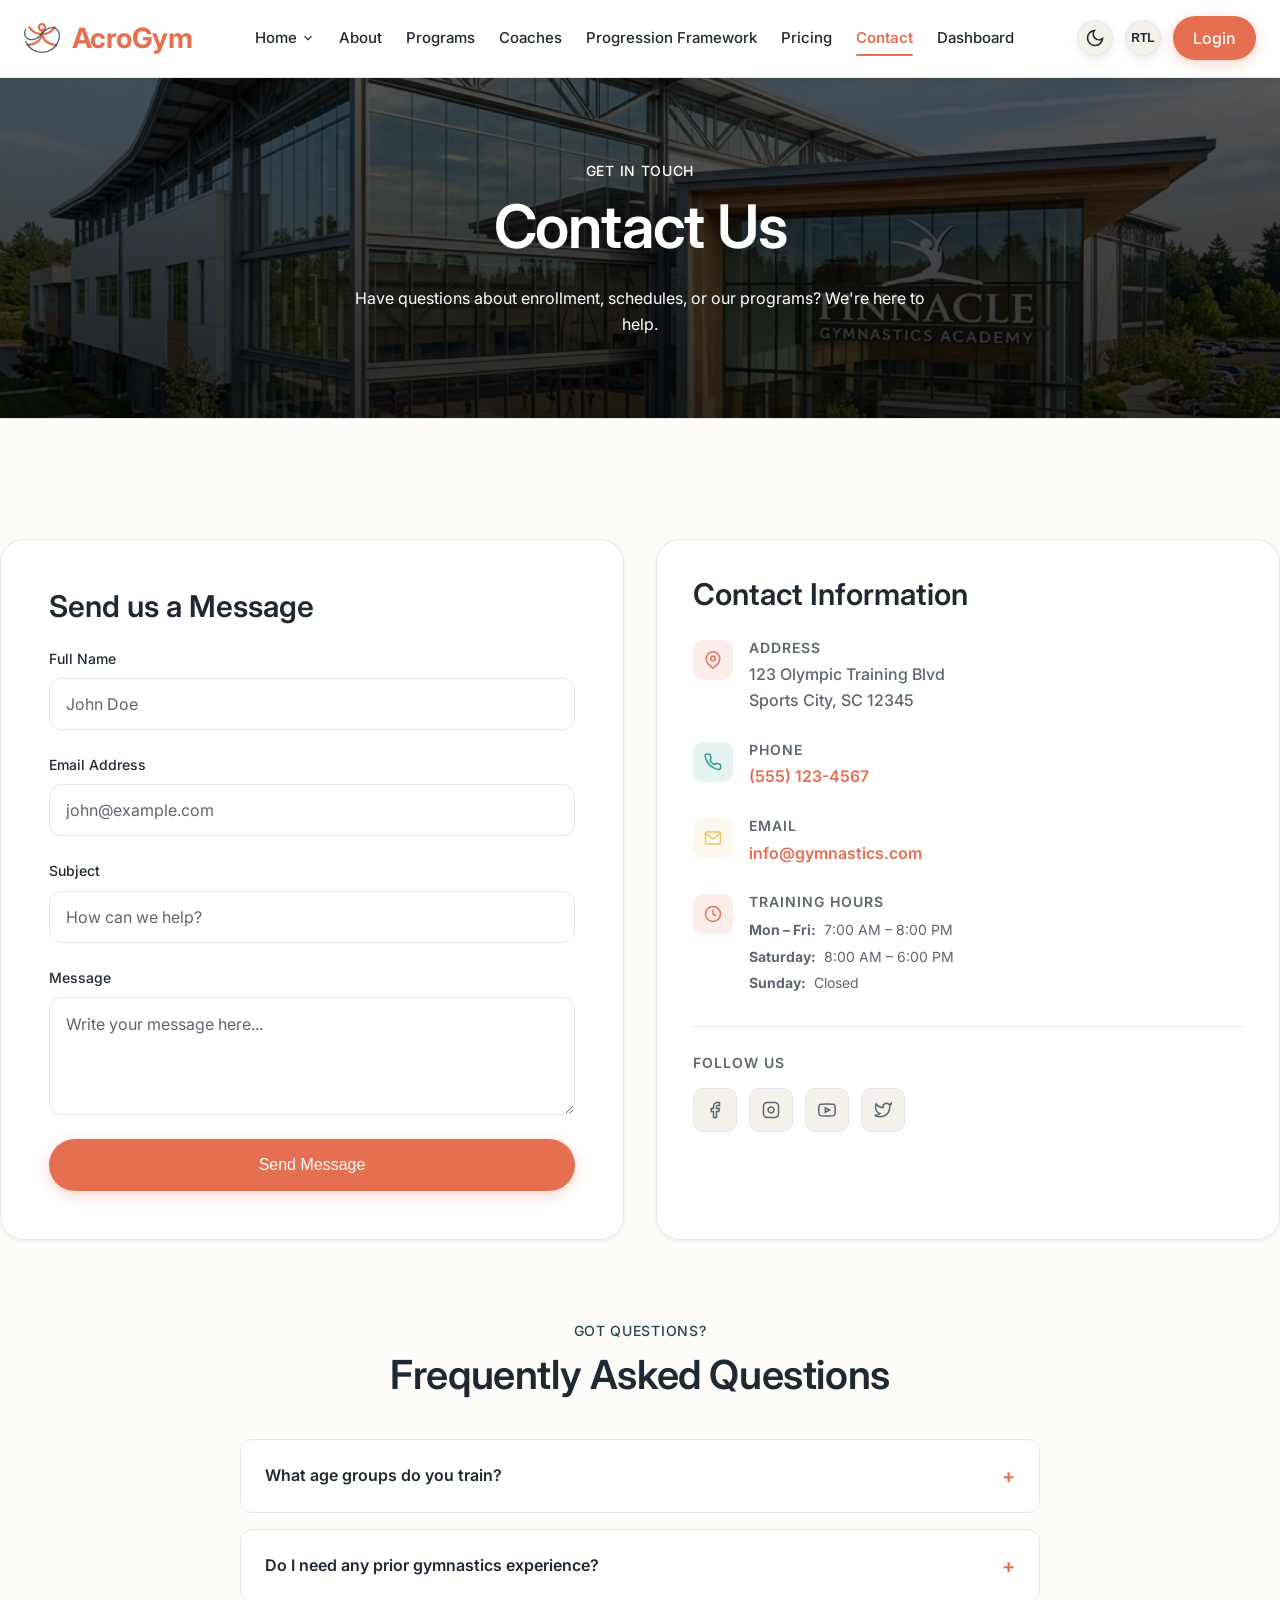
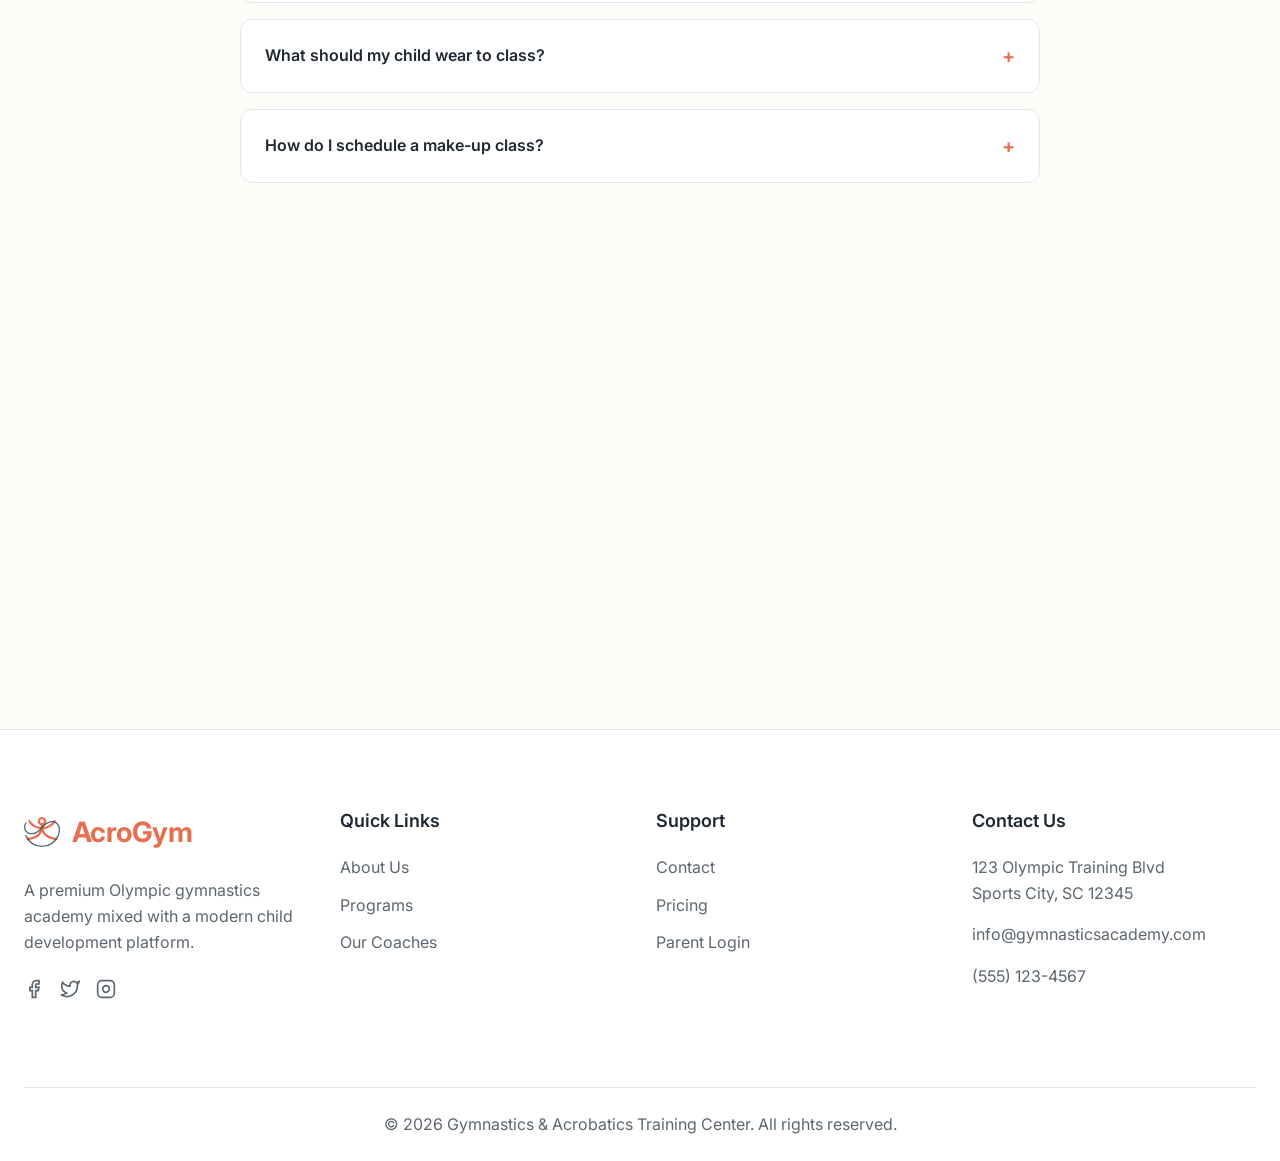
<file: contact.html>
<!DOCTYPE html>
<html lang="en" dir="ltr" data-force-light>
<head>
    <meta charset="UTF-8">
    <meta name="viewport" content="width=device-width, initial-width=1.0">
    <title>Contact Us | Gymnastics & Acrobatics Training Center</title>
    <link rel="icon" type="image/svg+xml" href="assets/images/favicon.svg">
    <link rel="stylesheet" href="assets/css/style.css">
    <link rel="stylesheet" href="assets/css/dark-mode.css">
    <link rel="stylesheet" href="assets/css/rtl.css">

</head>
<body>
<!-- Navbar -->
    <nav class="navbar">
        <div class="container navbar-container">
        <a href="index.html" class="nav-brand" style="text-decoration: none;">
            <svg class="brand-icon" width="36" height="36" viewBox="0 0 40 40" fill="none" xmlns="http://www.w3.org/2000/svg" style="margin-right: 12px; overflow: visible;">
    <!-- Elegant Continuous Line Art Gymnast -->
    <!-- Head -->
    <circle cx="20" cy="8" r="3.5" stroke="var(--primary-accent)" stroke-width="2.5" fill="none"/>
    <!-- Body and Limbs (Split Leap) -->
    <path d="M 20 11.5 C 20 22, 16 26, 4 28 M 20 11.5 C 20 22, 24 26, 36 28 M 20 16 C 14 16, 8 12, 6 8 M 20 16 C 26 16, 32 12, 34 8" stroke="var(--primary-accent)" stroke-width="2.5" stroke-linecap="round" stroke-linejoin="round"/>
    <!-- Swirling Ribbon Effect -->
    <path d="M 2 24 C 10 40, 30 40, 38 24 C 44 10, 30 2, 20 15 C 10 28, -4 20, 2 10" stroke="var(--secondary-accent)" stroke-width="1.5" stroke-linecap="round" stroke-linejoin="round" opacity="0.8"/>
</svg><span style="display: inline-flex; align-items: center; letter-spacing: -0.02em; font-weight: 700;">Acro<span style="color: var(--primary-accent);">Gym</span></span>
        </a>
        
        <div class="nav-links" style="display: none;">
            <div class="dropdown">
                <a href="#" class="nav-link dropdown-toggle">Home <svg width="14" height="14" viewBox="0 0 24 24" fill="none" stroke="currentColor" stroke-width="2"><polyline points="6 9 12 15 18 9"></polyline></svg></a>
                <div class="dropdown-menu">
                    <a href="index.html" class="dropdown-item">Home 1</a>
                    <a href="home-2.html" class="dropdown-item">Home 2</a>
                </div>
            </div>
            <a href="about.html" class="nav-link">About</a>
            <a href="programs.html" class="nav-link">Programs</a>
            <a href="coaches.html" class="nav-link">Coaches</a>
            <a href="progression-framework.html" class="nav-link">Progression Framework</a>
            <a href="pricing.html" class="nav-link">Pricing</a>
            <a href="contact.html" class="nav-link">Contact</a>
            <a href="dashboard.html" class="nav-link">Dashboard</a>
        </div>
        
        <div class="nav-actions">
            <button class="control-btn" id="theme-toggle" aria-label="Toggle Dark Mode" style="width: 36px; height: 36px;">
                <svg width="16" height="16" viewBox="0 0 24 24" fill="none" stroke="currentColor" stroke-width="2"><path d="M21 12.79A9 9 0 1 1 11.21 3 7 7 0 0 0 21 12.79z"></path></svg>
            </button>
            <button class="control-btn" id="rtl-toggle" aria-label="Toggle RTL" style="width: 36px; height: 36px; font-size: 12px; font-weight: 600;">RTL</button>
            <a href="login.html" class="btn btn-primary" style="height: 44px; padding: 0 20px;">Login</a>
            
            <button class="control-btn mobile-menu-btn" style="display: none; width: 36px; height: 36px;">
                <svg width="20" height="20" viewBox="0 0 24 24" fill="none" stroke="currentColor" stroke-width="2"><line x1="3" y1="12" x2="21" y2="12"></line><line x1="3" y1="6" x2="21" y2="6"></line><line x1="3" y1="18" x2="21" y2="18"></line></svg>
            </button>
        </div>
        </div>
    </nav>

    <style>
        @media (min-width: 1025px) {
            .nav-links { display: flex !important; }
            .mobile-menu-btn { display: none !important; }
            .nav-actions .nav-link { display: inline-flex !important; }
        }
        @media (max-width: 1024px) {
            .nav-links { display: none; }
            .mobile-menu-btn { display: flex !important; }
        }
    </style>

    

<header class="page-hero" style="text-align: center; padding-top: 160px; padding-bottom: 80px; background: linear-gradient(rgba(0, 0, 0, 0.6), rgba(0, 0, 0, 0.8)), url('assets/images/hero_bg_contact.png') center/cover no-repeat; color: white; border-bottom: 1px solid var(--border-color); margin-bottom: 40px;">
    <div class="container">
        <span class="subheading">Get In Touch</span>
        <h1 style="margin-bottom: 24px;">Contact Us</h1>
        <p style="max-width: 600px; margin: 0 auto; color: rgba(255, 255, 255, 0.8);">Have questions about enrollment, schedules, or our programs? We're here to help.</p>
    </div>
</header>

<section class="section container">
    <style>
        .contact-grid {
            display: grid;
            grid-template-columns: repeat(2, 1fr);
            gap: 32px;
        }
        @media (max-width: 600px) {
            .contact-grid {
                grid-template-columns: 1fr;
            }
        }
        .contact-info-item {
            display: flex;
            gap: 16px;
            align-items: flex-start;
            margin-bottom: 28px;
            text-align: left;
        }
        @media (max-width: 1024px) {
            .contact-info-item {
                flex-direction: column;
                align-items: center;
                text-align: center;
                gap: 12px;
                margin-bottom: 32px;
            }
        }
    </style>
    <div class="contact-grid">
        <div class="card form-card shadow-lg" style="padding: 48px;">
            <h3 style="margin-bottom: 24px;">Send us a Message</h3>
            <form action="#">
                <div class="form-group">
                    <label class="form-label">Full Name</label>
                    <input type="text" class="form-control" placeholder="John Doe">
                </div>
                <div class="form-group">
                    <label class="form-label">Email Address</label>
                    <input type="email" class="form-control" placeholder="john@example.com">
                </div>
                <div class="form-group">
                    <label class="form-label">Subject</label>
                    <input type="text" class="form-control" placeholder="How can we help?">
                </div>
                <div class="form-group">
                    <label class="form-label">Message</label>
                    <textarea class="form-control" rows="5" style="height: auto; padding-top: 16px;" placeholder="Write your message here..."></textarea>
                </div>
                <button type="submit" class="btn btn-primary btn-block">Send Message</button>
            </form>
        </div>
        
        <div>
            <div class="card" style="margin-bottom: 24px; padding: 36px;">
                <h3 style="margin-bottom: 28px;">Contact Information</h3>

                <!-- Address -->
                <div class="contact-info-item">
                    <div style="width: 40px; height: 40px; background: rgba(231,111,81,0.12); border-radius: 10px; display: flex; align-items: center; justify-content: center; flex-shrink: 0;">
                        <svg width="18" height="18" viewBox="0 0 24 24" fill="none" stroke="var(--primary-accent)" stroke-width="2"><path d="M21 10c0 7-9 13-9 13s-9-6-9-13a9 9 0 0 1 18 0z"></path><circle cx="12" cy="10" r="3"></circle></svg>
                    </div>
                    <div>
                        <h4 style="font-size: 14px; text-transform: uppercase; letter-spacing: 1px; color: var(--text-secondary); margin-bottom: 6px;">Address</h4>
                        <p style="margin-bottom: 0; font-weight: 500;">123 Olympic Training Blvd<br>Sports City, SC 12345</p>
                    </div>
                </div>

                <!-- Phone -->
                <div class="contact-info-item">
                    <div style="width: 40px; height: 40px; background: rgba(42,157,143,0.12); border-radius: 10px; display: flex; align-items: center; justify-content: center; flex-shrink: 0;">
                        <svg width="18" height="18" viewBox="0 0 24 24" fill="none" stroke="var(--third-accent)" stroke-width="2"><path d="M22 16.92v3a2 2 0 0 1-2.18 2 19.79 19.79 0 0 1-8.63-3.07A19.5 19.5 0 0 1 4.49 12a19.79 19.79 0 0 1-3-8.59A2 2 0 0 1 3.47 1.5h3a2 2 0 0 1 2 1.72c.127.96.361 1.903.7 2.81a2 2 0 0 1-.45 2.11L7.91 9.4a16 16 0 0 0 6.29 6.29l1.27-1.27a2 2 0 0 1 2.11-.45c.907.339 1.85.573 2.81.7A2 2 0 0 1 22 16.92z"></path></svg>
                    </div>
                    <div>
                        <h4 style="font-size: 14px; text-transform: uppercase; letter-spacing: 1px; color: var(--text-secondary); margin-bottom: 6px;">Phone</h4>
                        <a href="tel:5551234567" style="color: var(--primary-accent); font-weight: 600; text-decoration: none;">(555) 123-4567</a>
                    </div>
                </div>

                <!-- Email -->
                <div class="contact-info-item">
                    <div style="width: 40px; height: 40px; background: rgba(233,196,106,0.12); border-radius: 10px; display: flex; align-items: center; justify-content: center; flex-shrink: 0;">
                        <svg width="18" height="18" viewBox="0 0 24 24" fill="none" stroke="var(--highlight)" stroke-width="2"><path d="M4 4h16c1.1 0 2 .9 2 2v12c0 1.1-.9 2-2 2H4c-1.1 0-2-.9-2-2V6c0-1.1.9-2 2-2z"></path><polyline points="22,6 12,13 2,6"></polyline></svg>
                    </div>
                    <div>
                        <h4 style="font-size: 14px; text-transform: uppercase; letter-spacing: 1px; color: var(--text-secondary); margin-bottom: 6px;">Email</h4>
                        <a href="mailto:info@gymnastics.com" style="color: var(--primary-accent); font-weight: 600; text-decoration: none;">info@gymnastics.com</a>
                    </div>
                </div>

                <!-- Hours -->
                <div class="contact-info-item" style="margin-bottom: 32px;">
                    <div style="width: 40px; height: 40px; background: rgba(231,111,81,0.12); border-radius: 10px; display: flex; align-items: center; justify-content: center; flex-shrink: 0;">
                        <svg width="18" height="18" viewBox="0 0 24 24" fill="none" stroke="var(--primary-accent)" stroke-width="2"><circle cx="12" cy="12" r="10"></circle><polyline points="12 6 12 12 16 14"></polyline></svg>
                    </div>
                    <div>
                        <h4 style="font-size: 14px; text-transform: uppercase; letter-spacing: 1px; color: var(--text-secondary); margin-bottom: 8px;">Training Hours</h4>
                        <p style="margin-bottom: 4px; font-size: 14px;"><strong>Mon – Fri:</strong> &nbsp;7:00 AM – 8:00 PM</p>
                        <p style="margin-bottom: 4px; font-size: 14px;"><strong>Saturday:</strong> &nbsp;8:00 AM – 6:00 PM</p>
                        <p style="margin-bottom: 0; font-size: 14px; color: var(--text-secondary);"><strong>Sunday:</strong> &nbsp;Closed</p>
                    </div>
                </div>

                <!-- Divider -->
                <div style="border-top: 1px solid var(--border-color); padding-top: 28px;">
                    <h4 style="font-size: 14px; text-transform: uppercase; letter-spacing: 1px; color: var(--text-secondary); margin-bottom: 16px;">Follow Us</h4>
                    <style>
                        .contact-socials { display: flex; gap: 12px; }
                        .csocial-btn {
                            width: 44px; height: 44px;
                            border-radius: 10px;
                            border: 1px solid var(--border-color);
                            background: var(--secondary-bg);
                            display: flex; align-items: center; justify-content: center;
                            color: var(--text-secondary);
                            text-decoration: none;
                            transition: all 0.25s ease;
                        }
                        .csocial-btn:hover { transform: translateY(-4px); }
                        .csocial-btn.fb:hover  { background: var(--primary-accent); border-color: var(--primary-accent); color: white; }
                        .csocial-btn.ig:hover  { background: linear-gradient(45deg,#f09433,#e6683c,#dc2743,#cc2366,#bc1888); border-color: transparent; color: white; }
                        .csocial-btn.yt:hover  { background: var(--primary-accent); border-color: var(--primary-accent); color: white; }
                        .csocial-btn.tw:hover  { background: var(--primary-accent); border-color: var(--primary-accent); color: white; }
                    </style>
                    <div class="contact-socials">
                        <a href="#" class="csocial-btn fb" aria-label="Facebook">
                            <svg width="18" height="18" viewBox="0 0 24 24" fill="none" stroke="currentColor" stroke-width="2"><path d="M18 2h-3a5 5 0 0 0-5 5v3H7v4h3v8h4v-8h3l1-4h-4V7a1 1 0 0 1 1-1h3z"></path></svg>
                        </a>
                        <a href="#" class="csocial-btn ig" aria-label="Instagram">
                            <svg width="18" height="18" viewBox="0 0 24 24" fill="none" stroke="currentColor" stroke-width="2"><rect x="2" y="2" width="20" height="20" rx="5" ry="5"></rect><path d="M16 11.37A4 4 0 1 1 12.63 8 4 4 0 0 1 16 11.37z"></path><line x1="17.5" y1="6.5" x2="17.51" y2="6.5"></line></svg>
                        </a>
                        <a href="#" class="csocial-btn yt" aria-label="YouTube">
                            <svg width="18" height="18" viewBox="0 0 24 24" fill="none" stroke="currentColor" stroke-width="2"><path d="M22.54 6.42a2.78 2.78 0 0 0-1.95-1.96C18.88 4 12 4 12 4s-6.88 0-8.59.46A2.78 2.78 0 0 0 1.46 6.42 29 29 0 0 0 1 12a29 29 0 0 0 .46 5.58 2.78 2.78 0 0 0 1.95 1.95C5.12 20 12 20 12 20s6.88 0 8.59-.47a2.78 2.78 0 0 0 1.95-1.95A29 29 0 0 0 23 12a29 29 0 0 0-.46-5.58z"></path><polygon points="9.75 15.02 15.5 12 9.75 8.98 9.75 15.02"></polygon></svg>
                        </a>
                        <a href="#" class="csocial-btn tw" aria-label="Twitter">
                            <svg width="18" height="18" viewBox="0 0 24 24" fill="none" stroke="currentColor" stroke-width="2"><path d="M23 3a10.9 10.9 0 0 1-3.14 1.53 4.48 4.48 0 0 0-7.86 3v1A10.66 10.66 0 0 1 3 4s-4 9 5 13a11.64 11.64 0 0 1-7 2c9 5 20 0 20-11.5a4.5 4.5 0 0 0-.08-.83A7.72 7.72 0 0 0 23 3z"></path></svg>
                        </a>
                    </div>
                </div>
            </div>
        </div>
    </div>
</section>

<!-- FAQ Section -->
<section class="section container" style="padding-top: 0;">
    <div style="max-width: 800px; margin: 0 auto;">
        <div style="text-align: center; margin-bottom: 40px;">
            <span class="subheading">Got Questions?</span>
            <h2>Frequently Asked Questions</h2>
        </div>
        
        <style>
            .faq-item {
                border: 1px solid var(--border-color);
                border-radius: var(--border-radius);
                margin-bottom: 16px;
                background: var(--card-bg);
                overflow: hidden;
                text-align: start !important;
            }
            .faq-item summary {
                padding: 20px 24px;
                font-weight: 600;
                font-size: 16px;
                cursor: pointer;
                list-style: none;
                display: flex;
                justify-content: space-between;
                align-items: center;
                color: var(--text-primary);
                transition: background var(--transition-fast);
                text-align: start !important;
            }
            .faq-item summary::-webkit-details-marker {
                display: none;
            }
            .faq-item summary::after {
                content: '+';
                font-size: 20px;
                color: var(--primary-accent);
                transition: transform var(--transition-fast);
            }
            .faq-item[open] summary::after {
                transform: rotate(45deg);
            }
            .faq-item summary:hover {
                background: var(--secondary-bg);
            }
            .faq-item p {
                padding: 0 24px 24px 24px;
                margin: 0;
                color: var(--text-secondary);
                border-top: 1px solid var(--border-color);
                padding-top: 20px;
                text-align: start !important;
            }
        </style>

        <details class="faq-item">
            <summary>What age groups do you train?</summary>
            <p>We offer programs for all ages starting as early as 18 months in our parent-tot classes, all the way up to specialized adult gymnastics and elite competitive teenagers.</p>
        </details>

        <details class="faq-item">
            <summary>Do I need any prior gymnastics experience?</summary>
            <p>Not at all! We have foundational beginner classes designed specifically for athletes starting fresh. Our coaches ensure everyone progresses safely at their own comfortable pace.</p>
        </details>

        <details class="faq-item">
            <summary>What should my child wear to class?</summary>
            <p>For safety and mobility, we recommend a leotard or snug-fitting athletic wear (like a fitted t-shirt and athletic shorts). Please avoid clothing with zippers, buttons, or loose strings. Bare feet are required in the gym.</p>
        </details>

        <details class="faq-item">
            <summary>How do I schedule a make-up class?</summary>
            <p>If you miss a class, you can easily schedule a make-up session through your parent portal dashboard. We allow up to 2 make-up classes per month, subject to availability.</p>
        </details>
    </div>
</section>


<div style="width: 100%; height: 450px; line-height: 0;">
    <iframe src="https://www.google.com/maps/embed?pb=!1m18!1m12!1m3!1d3305.7152203584424!2d-118.24532!3d34.05349!2m3!1f0!2f0!3f0!3m2!1i1024!2i768!4f13.1!3m3!1m2!1s0x0%3A0x0!2zMzTCsDAzJzEyLjYiTiAxMTjCsDE0JzQzLjIiVw!5e0!3m2!1sen!2sus!4v1600000000000!5m2!1sen!2sus" width="100%" height="100%" style="border:0;" allowfullscreen="" loading="lazy" referrerpolicy="no-referrer-when-downgrade"></iframe>
</div>
<footer style="background: var(--card-bg); padding: 80px 0 0 0; border-top: 1px solid var(--border-color); margin-top: 0;">
        <div class="container">
            <div class="grid grid-cols-4 gap-8">
                <div>
                    <a href="index.html" class="nav-brand" style="margin-bottom: 24px; text-decoration: none; display: flex;">
                        <svg class="brand-icon" width="36" height="36" viewBox="0 0 40 40" fill="none" xmlns="http://www.w3.org/2000/svg" style="margin-right: 12px; overflow: visible;">
    <!-- Elegant Continuous Line Art Gymnast -->
    <!-- Head -->
    <circle cx="20" cy="8" r="3.5" stroke="var(--primary-accent)" stroke-width="2.5" fill="none"/>
    <!-- Body and Limbs (Split Leap) -->
    <path d="M 20 11.5 C 20 22, 16 26, 4 28 M 20 11.5 C 20 22, 24 26, 36 28 M 20 16 C 14 16, 8 12, 6 8 M 20 16 C 26 16, 32 12, 34 8" stroke="var(--primary-accent)" stroke-width="2.5" stroke-linecap="round" stroke-linejoin="round"/>
    <!-- Swirling Ribbon Effect -->
    <path d="M 2 24 C 10 40, 30 40, 38 24 C 44 10, 30 2, 20 15 C 10 28, -4 20, 2 10" stroke="var(--secondary-accent)" stroke-width="1.5" stroke-linecap="round" stroke-linejoin="round" opacity="0.8"/>
</svg><span style="display: inline-flex; align-items: center; letter-spacing: -0.02em; font-weight: 700;">Acro<span style="color: var(--primary-accent);">Gym</span></span>
                    </a>
                    <p>A premium Olympic gymnastics academy mixed with a modern child development platform.</p>
                    <div class="social-icons" style="display: flex; gap: 16px; margin-top: 24px;">
                        <a href="#" class="social-icon" aria-label="Facebook"><svg width="20" height="20" viewBox="0 0 24 24" fill="none" stroke="currentColor" stroke-width="2"><path d="M18 2h-3a5 5 0 0 0-5 5v3H7v4h3v8h4v-8h3l1-4h-4V7a1 1 0 0 1 1-1h3z"></path></svg></a>
                        <a href="#" class="social-icon" aria-label="Twitter"><svg width="20" height="20" viewBox="0 0 24 24" fill="none" stroke="currentColor" stroke-width="2"><path d="M23 3a10.9 10.9 0 0 1-3.14 1.53 4.48 4.48 0 0 0-7.86 3v1A10.66 10.66 0 0 1 3 4s-4 9 5 13a11.64 11.64 0 0 1-7 2c9 5 20 0 20-11.5a4.5 4.5 0 0 0-.08-.83A7.72 7.72 0 0 0 23 3z"></path></svg></a>
                        <a href="#" class="social-icon" aria-label="Instagram"><svg width="20" height="20" viewBox="0 0 24 24" fill="none" stroke="currentColor" stroke-width="2"><rect x="2" y="2" width="20" height="20" rx="5" ry="5"></rect><path d="M16 11.37A4 4 0 1 1 12.63 8 4 4 0 0 1 16 11.37z"></path><line x1="17.5" y1="6.5" x2="17.51" y2="6.5"></line></svg></a>
                    </div>
                </div>
                <div>
                    <h3 style="font-size: 18px; margin-bottom: 24px;">Quick Links</h3>
                    <div style="display: flex; flex-direction: column; gap: 12px;">
                        <a href="about.html" style="color: var(--text-secondary);">About Us</a>
                        <a href="programs.html" style="color: var(--text-secondary);">Programs</a>
                        <a href="coaches.html" style="color: var(--text-secondary);">Our Coaches</a>
                    </div>
                </div>
                <div>
                    <h3 style="font-size: 18px; margin-bottom: 24px;">Support</h3>
                    <div style="display: flex; flex-direction: column; gap: 12px;">
                        <a href="contact.html" style="color: var(--text-secondary);">Contact</a>
                        <a href="pricing.html" style="color: var(--text-secondary);">Pricing</a>
                        <a href="login.html" style="color: var(--text-secondary);">Parent Login</a>
                    </div>
                </div>
                <div>
                    <h3 style="font-size: 18px; margin-bottom: 24px;">Contact Us</h3>
                    <p>123 Olympic Training Blvd<br>Sports City, SC 12345</p>
                    <p>info@gymnasticsacademy.com</p>
                    <p>(555) 123-4567</p>
                </div>
            </div>
            <div style="text-align: center; margin-top: 80px; padding: 24px 0; border-top: 1px solid var(--border-color); color: var(--text-secondary);">
                &copy; 2026 Gymnastics & Acrobatics Training Center. All rights reserved.
            </div>
        </div>
    </footer>

    <script src="assets/js/main.js"></script>


    <button id="back-to-top" aria-label="Back to top" class="back-to-top">
        <svg width="24" height="24" viewBox="0 0 24 24" fill="none" stroke="currentColor" stroke-width="2"><polyline points="18 15 12 9 6 15"></polyline></svg>
    </button>

</body>
</html>
</file>
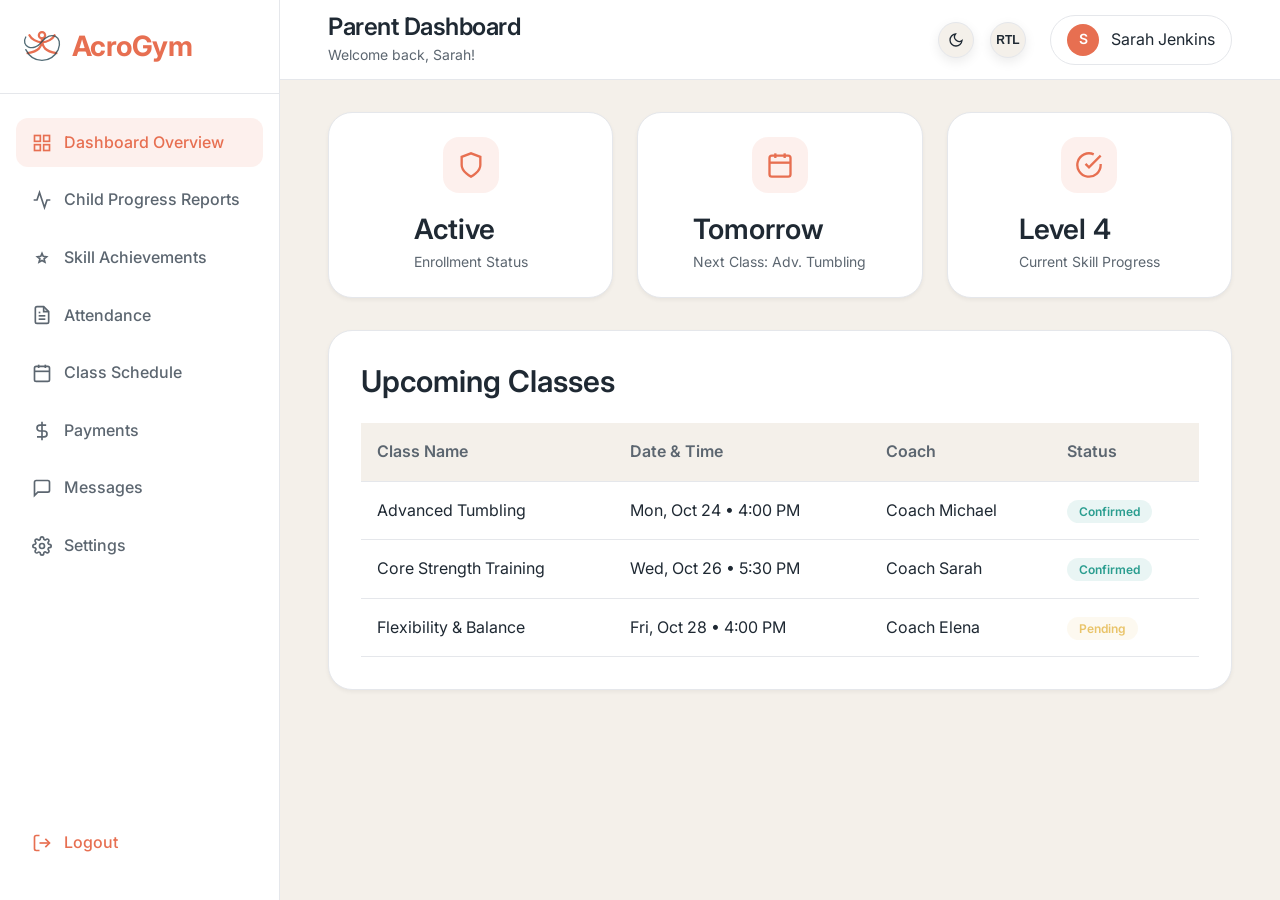
<file: dashboard.html>
<!DOCTYPE html>
<html lang="en" dir="ltr">
<head>
    <meta charset="UTF-8">
    <meta name="viewport" content="width=device-width, initial-scale=1.0">
    <title>Dashboard | Gymnastics & Acrobatics Training Center</title>
    <link rel="icon" type="image/svg+xml" href="assets/images/favicon.svg">
    <link rel="stylesheet" href="assets/css/style.css">
    <link rel="stylesheet" href="assets/css/dark-mode.css">
    <link rel="stylesheet" href="assets/css/rtl.css">
</head>
<body>

    <div class="dashboard-layout">
        <!-- Sidebar -->
        <aside class="dashboard-sidebar">
            <div class="dashboard-logo">
                <a href="index.html" class="nav-brand" style="text-decoration: none; display: flex;">
                    <svg class="brand-icon" width="36" height="36" viewBox="0 0 40 40" fill="none" xmlns="http://www.w3.org/2000/svg" style="margin-right: 12px; overflow: visible;">
    <!-- Elegant Continuous Line Art Gymnast -->
    <!-- Head -->
    <circle cx="20" cy="8" r="3.5" stroke="var(--primary-accent)" stroke-width="2.5" fill="none"/>
    <!-- Body and Limbs (Split Leap) -->
    <path d="M 20 11.5 C 20 22, 16 26, 4 28 M 20 11.5 C 20 22, 24 26, 36 28 M 20 16 C 14 16, 8 12, 6 8 M 20 16 C 26 16, 32 12, 34 8" stroke="var(--primary-accent)" stroke-width="2.5" stroke-linecap="round" stroke-linejoin="round"/>
    <!-- Swirling Ribbon Effect -->
    <path d="M 2 24 C 10 40, 30 40, 38 24 C 44 10, 30 2, 20 15 C 10 28, -4 20, 2 10" stroke="var(--secondary-accent)" stroke-width="1.5" stroke-linecap="round" stroke-linejoin="round" opacity="0.8"/>
</svg>
                    <span style="display: inline-flex; align-items: center; letter-spacing: -0.02em; font-weight: 700;">Acro<span style="color: var(--primary-accent);">Gym</span></span>
                </a>
            </div>
            
            <nav class="sidebar-nav">
                <a href="#overview" class="sidebar-nav-link active">
                    <svg viewBox="0 0 24 24" fill="none" stroke="currentColor" stroke-width="2"><rect x="3" y="3" width="7" height="7"></rect><rect x="14" y="3" width="7" height="7"></rect><rect x="14" y="14" width="7" height="7"></rect><rect x="3" y="14" width="7" height="7"></rect></svg>
                    Dashboard Overview
                </a>
                <a href="#progress" class="sidebar-nav-link">
                    <svg viewBox="0 0 24 24" fill="none" stroke="currentColor" stroke-width="2"><polyline points="22 12 18 12 15 21 9 3 6 12 2 12"></polyline></svg>
                    Child Progress Reports
                </a>
                <a href="#achievements" class="sidebar-nav-link">
                    <svg viewBox="0 0 24 24" fill="none" stroke="currentColor" stroke-width="2"><path d="M12 15l-3.5 2 1-4-3-2.5 4-.5 1.5-3.5 1.5 3.5 4 .5-3 2.5 1 4z"></path></svg>
                    Skill Achievements
                </a>
                <a href="#attendance" class="sidebar-nav-link">
                    <svg viewBox="0 0 24 24" fill="none" stroke="currentColor" stroke-width="2"><path d="M14 2H6a2 2 0 0 0-2 2v16a2 2 0 0 0 2 2h12a2 2 0 0 0 2-2V8z"></path><polyline points="14 2 14 8 20 8"></polyline><line x1="16" y1="13" x2="8" y2="13"></line><line x1="16" y1="17" x2="8" y2="17"></line><polyline points="10 9 9 9 8 9"></polyline></svg>
                    Attendance
                </a>
                <a href="#schedule" class="sidebar-nav-link">
                    <svg viewBox="0 0 24 24" fill="none" stroke="currentColor" stroke-width="2"><rect x="3" y="4" width="18" height="18" rx="2" ry="2"></rect><line x1="16" y1="2" x2="16" y2="6"></line><line x1="8" y1="2" x2="8" y2="6"></line><line x1="3" y1="10" x2="21" y2="10"></line></svg>
                    Class Schedule
                </a>
                <a href="#payments" class="sidebar-nav-link">
                    <svg viewBox="0 0 24 24" fill="none" stroke="currentColor" stroke-width="2"><line x1="12" y1="1" x2="12" y2="23"></line><path d="M17 5H9.5a3.5 3.5 0 0 0 0 7h5a3.5 3.5 0 0 1 0 7H6"></path></svg>
                    Payments
                </a>
                <a href="#messages" class="sidebar-nav-link">
                    <svg viewBox="0 0 24 24" fill="none" stroke="currentColor" stroke-width="2"><path d="M21 15a2 2 0 0 1-2 2H7l-4 4V5a2 2 0 0 1 2-2h14a2 2 0 0 1 2 2z"></path></svg>
                    Messages
                </a>
                <a href="#settings" class="sidebar-nav-link">
                    <svg viewBox="0 0 24 24" fill="none" stroke="currentColor" stroke-width="2"><circle cx="12" cy="12" r="3"></circle><path d="M19.4 15a1.65 1.65 0 0 0 .33 1.82l.06.06a2 2 0 0 1 0 2.83 2 2 0 0 1-2.83 0l-.06-.06a1.65 1.65 0 0 0-1.82-.33 1.65 1.65 0 0 0-1 1.51V21a2 2 0 0 1-2 2 2 2 0 0 1-2-2v-.09A1.65 1.65 0 0 0 9 19.4a1.65 1.65 0 0 0-1.82.33l-.06.06a2 2 0 0 1-2.83 0 2 2 0 0 1 0-2.83l.06-.06a1.65 1.65 0 0 0 .33-1.82 1.65 1.65 0 0 0-1.51-1H3a2 2 0 0 1-2-2 2 2 0 0 1 2-2h.09A1.65 1.65 0 0 0 4.6 9a1.65 1.65 0 0 0-.33-1.82l-.06-.06a2 2 0 0 1 0-2.83 2 2 0 0 1 2.83 0l.06.06a1.65 1.65 0 0 0 1.82.33H9a1.65 1.65 0 0 0 1-1.51V3a2 2 0 0 1 2-2 2 2 0 0 1 2 2v.09a1.65 1.65 0 0 0 1 1.51 1.65 1.65 0 0 0 1.82-.33l.06-.06a2 2 0 0 1 2.83 0 2 2 0 0 1 0 2.83l-.06.06a1.65 1.65 0 0 0-.33 1.82V9a1.65 1.65 0 0 0 1.51 1H21a2 2 0 0 1 2 2 2 2 0 0 1-2 2h-.09a1.65 1.65 0 0 0-1.51 1z"></path></svg>
                    Settings
                </a>
                
                <a href="index.html" class="sidebar-nav-link" style="margin-top: auto; color: var(--primary-accent);">
                    <svg viewBox="0 0 24 24" fill="none" stroke="currentColor" stroke-width="2"><path d="M9 21H5a2 2 0 0 1-2-2V5a2 2 0 0 1 2-2h4"></path><polyline points="16 17 21 12 16 7"></polyline><line x1="21" y1="12" x2="9" y2="12"></line></svg>
                    Logout
                </a>
            </nav>
        </aside>

        <!-- Main Content -->
        <main class="dashboard-main">
            <div class="dashboard-header">
                <div class="flex items-center gap-4">
                    <button id="sidebar-toggle">
                        <svg width="24" height="24" viewBox="0 0 24 24" fill="none" stroke="currentColor" stroke-width="2"><line x1="3" y1="12" x2="21" y2="12"></line><line x1="3" y1="6" x2="21" y2="6"></line><line x1="3" y1="18" x2="21" y2="18"></line></svg>
                    </button>
                    <div class="dashboard-title">
                        <h1>Parent Dashboard</h1>
                        <p class="text-secondary">Welcome back, Sarah!</p>
                    </div>
                </div>
                
                <div class="header-actions flex gap-4 items-center">
                    <button class="control-btn" id="theme-toggle" aria-label="Toggle Dark Mode" style="width: 36px; height: 36px;">
                        <svg width="16" height="16" viewBox="0 0 24 24" fill="none" stroke="currentColor" stroke-width="2"><path d="M21 12.79A9 9 0 1 1 11.21 3 7 7 0 0 0 21 12.79z"></path></svg>
                    </button>
                    <button class="control-btn" id="rtl-toggle" aria-label="Toggle RTL" style="width: 36px; height: 36px; font-size: 12px; font-weight: 600;">RTL</button>
                    <div class="profile-widget" style="margin-left: 8px;">
                        <div class="profile-avatar">S</div>
                        <span>Sarah Jenkins</span>
                    </div>
                </div>
            </div>

            <div class="tab-content">
                <!-- Overview Pane -->
                <div id="overview" class="tab-pane active">
                    <div class="grid grid-cols-3 gap-6" style="margin-bottom: 32px;">
                        <div class="card stat-card">
                            <div class="stat-icon">
                                <svg viewBox="0 0 24 24" fill="none" stroke="currentColor" stroke-width="2"><path d="M12 22s8-4 8-10V5l-8-3-8 3v7c0 6 8 10 8 10z"></path></svg>
                            </div>
                            <div class="stat-info">
                                <h3>Active</h3>
                                <p>Enrollment Status</p>
                            </div>
                        </div>
                        <div class="card stat-card">
                            <div class="stat-icon">
                                <svg viewBox="0 0 24 24" fill="none" stroke="currentColor" stroke-width="2"><rect x="3" y="4" width="18" height="18" rx="2" ry="2"></rect><line x1="16" y1="2" x2="16" y2="6"></line><line x1="8" y1="2" x2="8" y2="6"></line><line x1="3" y1="10" x2="21" y2="10"></line></svg>
                            </div>
                            <div class="stat-info">
                                <h3>Tomorrow</h3>
                                <p>Next Class: Adv. Tumbling</p>
                            </div>
                        </div>
                        <div class="card stat-card">
                            <div class="stat-icon">
                                <svg viewBox="0 0 24 24" fill="none" stroke="currentColor" stroke-width="2"><path d="M22 11.08V12a10 10 0 1 1-5.93-9.14"></path><polyline points="22 4 12 14.01 9 11.01"></polyline></svg>
                            </div>
                            <div class="stat-info">
                                <h3>Level 4</h3>
                                <p>Current Skill Progress</p>
                            </div>
                        </div>
                    </div>

                    <div class="card">
                        <h3 style="margin-bottom: 24px;">Upcoming Classes</h3>
                        <div class="table-responsive">
                            <table class="table">
                                <thead>
                                    <tr>
                                        <th>Class Name</th>
                                        <th>Date & Time</th>
                                        <th>Coach</th>
                                        <th>Status</th>
                                    </tr>
                                </thead>
                                <tbody>
                                    <tr>
                                        <td>Advanced Tumbling</td>
                                        <td>Mon, Oct 24 • 4:00 PM</td>
                                        <td>Coach Michael</td>
                                        <td><span class="badge badge-success">Confirmed</span></td>
                                    </tr>
                                    <tr>
                                        <td>Core Strength Training</td>
                                        <td>Wed, Oct 26 • 5:30 PM</td>
                                        <td>Coach Sarah</td>
                                        <td><span class="badge badge-success">Confirmed</span></td>
                                    </tr>
                                    <tr>
                                        <td>Flexibility & Balance</td>
                                        <td>Fri, Oct 28 • 4:00 PM</td>
                                        <td>Coach Elena</td>
                                        <td><span class="badge badge-warning">Pending</span></td>
                                    </tr>
                                </tbody>
                            </table>
                        </div>
                    </div>
                </div>

                <!-- Progress Pane -->
                <div id="progress" class="tab-pane">
                    <div class="card">
                        <h3 style="margin-bottom: 24px;">Child Progress Reports</h3>
                        <div class="grid grid-cols-2 gap-6">
                            <div>
                                <h4 style="margin-bottom: 12px; font-size: 16px;">Floor Routine</h4>
                                <div style="background: var(--secondary-bg); height: 8px; border-radius: 4px; overflow: hidden; margin-bottom: 8px;">
                                    <div style="background: var(--primary-accent); width: 85%; height: 100%;"></div>
                                </div>
                                <p style="font-size: 14px; color: var(--text-secondary); text-align: right;">85% - Advanced</p>
                            </div>
                            <div>
                                <h4 style="margin-bottom: 12px; font-size: 16px;">Uneven Bars</h4>
                                <div style="background: var(--secondary-bg); height: 8px; border-radius: 4px; overflow: hidden; margin-bottom: 8px;">
                                    <div style="background: var(--primary-accent); width: 60%; height: 100%;"></div>
                                </div>
                                <p style="font-size: 14px; color: var(--text-secondary); text-align: right;">60% - Intermediate</p>
                            </div>
                            <div>
                                <h4 style="margin-bottom: 12px; font-size: 16px;">Balance Beam</h4>
                                <div style="background: var(--secondary-bg); height: 8px; border-radius: 4px; overflow: hidden; margin-bottom: 8px;">
                                    <div style="background: var(--primary-accent); width: 40%; height: 100%;"></div>
                                </div>
                                <p style="font-size: 14px; color: var(--text-secondary); text-align: right;">40% - Beginner</p>
                            </div>
                            <div>
                                <h4 style="margin-bottom: 12px; font-size: 16px;">Vault</h4>
                                <div style="background: var(--secondary-bg); height: 8px; border-radius: 4px; overflow: hidden; margin-bottom: 8px;">
                                    <div style="background: var(--primary-accent); width: 75%; height: 100%;"></div>
                                </div>
                                <p style="font-size: 14px; color: var(--text-secondary); text-align: right;">75% - Proficient</p>
                            </div>
                        </div>
                        <div style="margin-top: 24px; padding: 16px; background: var(--secondary-bg); border-radius: var(--border-radius); border-left: 4px solid var(--primary-accent);">
                            <p style="font-weight: 500; margin-bottom: 4px;">Coach's Note (Oct 18):</p>
                            <p style="color: var(--text-secondary); font-size: 14px; margin-bottom: 0;">Sarah is making excellent progress on her floor routine. Her back handspring form has improved significantly. We will focus more on beam stability next week.</p>
                        </div>
                    </div>
                </div>

                <!-- Achievements Pane -->
                <div id="achievements" class="tab-pane">
                    <div class="card">
                        <h3 style="margin-bottom: 24px;">Skill Achievements</h3>
                        <div class="grid grid-cols-3 gap-4">
                            <div style="text-align: center; padding: 24px; border: 1px solid var(--border-color); border-radius: var(--border-radius); background: var(--secondary-bg);">
                                <div style="width: 64px; height: 64px; margin: 0 auto 16px; background: rgba(214, 90, 61, 0.1); border-radius: 50%; display: flex; align-items: center; justify-content: center; color: var(--primary-accent);">
                                    <svg width="32" height="32" viewBox="0 0 24 24" fill="none" stroke="currentColor" stroke-width="2"><circle cx="12" cy="8" r="7"></circle><polyline points="8.21 13.89 7 23 12 20 17 23 15.79 13.88"></polyline></svg>
                                </div>
                                <h4 style="font-size: 16px; margin-bottom: 4px;">Level 3 Floor</h4>
                                <p style="font-size: 12px; color: var(--text-secondary);">Achieved Sep 15</p>
                            </div>
                            <div style="text-align: center; padding: 24px; border: 1px solid var(--border-color); border-radius: var(--border-radius); background: var(--secondary-bg);">
                                <div style="width: 64px; height: 64px; margin: 0 auto 16px; background: rgba(214, 90, 61, 0.1); border-radius: 50%; display: flex; align-items: center; justify-content: center; color: var(--primary-accent);">
                                    <svg width="32" height="32" viewBox="0 0 24 24" fill="none" stroke="currentColor" stroke-width="2"><path d="M12 2l3.09 6.26L22 9.27l-5 4.87 1.18 6.88L12 17.77l-6.18 3.25L7 14.14 2 9.27l6.91-1.01L12 2z"></path></svg>
                                </div>
                                <h4 style="font-size: 16px; margin-bottom: 4px;">Perfect Vault</h4>
                                <p style="font-size: 12px; color: var(--text-secondary);">Achieved Oct 02</p>
                            </div>
                            <div style="text-align: center; padding: 24px; border: 1px dashed var(--border-color); border-radius: var(--border-radius); opacity: 0.6;">
                                <div style="width: 64px; height: 64px; margin: 0 auto 16px; background: var(--border-color); border-radius: 50%; display: flex; align-items: center; justify-content: center; color: var(--text-secondary);">
                                    <svg width="32" height="32" viewBox="0 0 24 24" fill="none" stroke="currentColor" stroke-width="2"><rect x="3" y="11" width="18" height="11" rx="2" ry="2"></rect><path d="M7 11V7a5 5 0 0 1 10 0v4"></path></svg>
                                </div>
                                <h4 style="font-size: 16px; margin-bottom: 4px;">Level 4 Beam</h4>
                                <p style="font-size: 12px; color: var(--text-secondary);">In Progress</p>
                            </div>
                        </div>
                    </div>
                </div>

                <!-- Attendance Pane -->
                <div id="attendance" class="tab-pane">
                    <div class="card">
                        <div style="display: flex; justify-content: space-between; align-items: center; margin-bottom: 24px;">
                            <h3>Attendance History</h3>
                            <span class="badge badge-success">92% Attendance Rate</span>
                        </div>
                        <div class="table-responsive">
                            <table class="table">
                                <thead>
                                    <tr>
                                        <th>Date</th>
                                        <th>Class Name</th>
                                        <th>Status</th>
                                    </tr>
                                </thead>
                                <tbody>
                                    <tr>
                                        <td>Mon, Oct 17</td>
                                        <td>Advanced Tumbling</td>
                                        <td><span style="color: var(--third-accent); font-weight: 500;">Present</span></td>
                                    </tr>
                                    <tr>
                                        <td>Wed, Oct 12</td>
                                        <td>Core Strength Training</td>
                                        <td><span style="color: var(--third-accent); font-weight: 500;">Present</span></td>
                                    </tr>
                                    <tr>
                                        <td>Fri, Oct 07</td>
                                        <td>Flexibility & Balance</td>
                                        <td><span style="color: var(--primary-accent); font-weight: 500;">Absent (Excused)</span></td>
                                    </tr>
                                    <tr>
                                        <td>Mon, Oct 03</td>
                                        <td>Advanced Tumbling</td>
                                        <td><span style="color: var(--third-accent); font-weight: 500;">Present</span></td>
                                    </tr>
                                </tbody>
                            </table>
                        </div>
                    </div>
                </div>

                <!-- Schedule Pane -->
                <div id="schedule" class="tab-pane">
                    <div class="card">
                        <h3 style="margin-bottom: 24px;">Weekly Calendar</h3>
                        <div style="display: flex; flex-direction: column; gap: 16px;">
                            <div style="display: flex; border: 1px solid var(--border-color); border-radius: var(--border-radius); overflow: hidden;">
                                <div style="background: var(--primary-accent); color: white; padding: 16px; width: 100px; text-align: center; display: flex; flex-direction: column; justify-content: center;">
                                    <span style="font-size: 24px; font-weight: 700;">Mon</span>
                                    <span style="font-size: 14px; opacity: 0.8;">4:00 PM</span>
                                </div>
                                <div style="padding: 16px; flex: 1;">
                                    <h4 style="margin-bottom: 4px;">Advanced Tumbling</h4>
                                    <p style="color: var(--text-secondary); font-size: 14px; margin-bottom: 0;">Main Gym • Coach Michael</p>
                                </div>
                            </div>
                            <div style="display: flex; border: 1px solid var(--border-color); border-radius: var(--border-radius); overflow: hidden;">
                                <div style="background: var(--card-bg); border-right: 1px solid var(--border-color); padding: 16px; width: 100px; text-align: center; display: flex; flex-direction: column; justify-content: center;">
                                    <span style="font-size: 24px; font-weight: 700;">Wed</span>
                                    <span style="font-size: 14px; color: var(--text-secondary);">5:30 PM</span>
                                </div>
                                <div style="padding: 16px; flex: 1;">
                                    <h4 style="margin-bottom: 4px;">Core Strength</h4>
                                    <p style="color: var(--text-secondary); font-size: 14px; margin-bottom: 0;">Studio B • Coach Sarah</p>
                                </div>
                            </div>
                            <div style="display: flex; border: 1px solid var(--border-color); border-radius: var(--border-radius); overflow: hidden;">
                                <div style="background: var(--card-bg); border-right: 1px solid var(--border-color); padding: 16px; width: 100px; text-align: center; display: flex; flex-direction: column; justify-content: center;">
                                    <span style="font-size: 24px; font-weight: 700;">Fri</span>
                                    <span style="font-size: 14px; color: var(--text-secondary);">4:00 PM</span>
                                </div>
                                <div style="padding: 16px; flex: 1;">
                                    <h4 style="margin-bottom: 4px;">Flexibility & Balance</h4>
                                    <p style="color: var(--text-secondary); font-size: 14px; margin-bottom: 0;">Studio A • Coach Elena</p>
                                </div>
                            </div>
                        </div>
                    </div>
                </div>

                <!-- Payments Pane -->
                <div id="payments" class="tab-pane">
                    <div class="grid grid-cols-2 gap-6 payments-top-grid" style="margin-bottom: 24px;">
                        <div class="card" style="background: var(--primary-accent); color: white;">
                            <p style="opacity: 0.9; margin-bottom: 8px;">Next Payment Due</p>
                            <h2 style="font-size: 36px; margin-bottom: 16px;">$185.00</h2>
                            <p style="margin-bottom: 16px; opacity: 0.9;">Due by Nov 01, 2026</p>
                            <button class="btn" style="background: white; color: var(--primary-accent); width: 100%;">Pay Now</button>
                        </div>
                        <div class="card">
                            <h3 style="margin-bottom: 16px;">Payment Method</h3>
                            <div style="display: flex; align-items: center; gap: 12px; padding: 16px; border: 1px solid var(--border-color); border-radius: var(--border-radius); margin-bottom: 16px;">
                                <div style="width: 40px; height: 24px; background: var(--secondary-accent); border-radius: 4px; display: flex; align-items: center; justify-content: center; color: white; font-weight: bold; font-size: 10px; font-style: italic;">VISA</div>
                                <div style="flex: 1;">
                                    <p style="font-weight: 500; margin-bottom: 0;">Visa ending in 4242</p>
                                    <p style="font-size: 12px; color: var(--text-secondary); margin-bottom: 0;">Expires 12/28</p>
                                </div>
                            </div>
                            <button class="btn btn-outline" style="width: 100%;">Update Payment Method</button>
                        </div>
                    </div>
                    <div class="card">
                        <h3 style="margin-bottom: 24px;">Recent Invoices</h3>
                        <div class="table-responsive">
                            <table class="table">
                                <thead>
                                    <tr>
                                        <th>Invoice #</th>
                                        <th>Date</th>
                                        <th>Amount</th>
                                        <th>Status</th>
                                        <th>Action</th>
                                    </tr>
                                </thead>
                                <tbody>
                                    <tr>
                                        <td>INV-2026-10</td>
                                        <td>Oct 01, 2026</td>
                                        <td>$185.00</td>
                                        <td><span class="badge badge-success">Paid</span></td>
                                        <td><a href="#" style="color: var(--primary-accent); font-size: 14px;">Download</a></td>
                                    </tr>
                                    <tr>
                                        <td>INV-2026-09</td>
                                        <td>Sep 01, 2026</td>
                                        <td>$185.00</td>
                                        <td><span class="badge badge-success">Paid</span></td>
                                        <td><a href="#" style="color: var(--primary-accent); font-size: 14px;">Download</a></td>
                                    </tr>
                                </tbody>
                            </table>
                        </div>
                    </div>
                </div>

                <!-- Messages Pane -->
                <div id="messages" class="tab-pane">
                    <div class="card">
                        <div style="display: flex; justify-content: space-between; align-items: center; margin-bottom: 24px;">
                            <h3>Coach Messages</h3>
                            <button class="btn btn-primary" style="padding: 8px 16px; height: auto;">New Message</button>
                        </div>
                        <div style="display: flex; flex-direction: column; gap: 16px;">
                            <div style="padding: 16px; border: 1px solid var(--border-color); border-radius: var(--border-radius); background: var(--secondary-bg);">
                                <div style="display: flex; justify-content: space-between; margin-bottom: 8px;">
                                    <span style="font-weight: 600;">Coach Michael</span>
                                    <span style="font-size: 12px; color: var(--text-secondary);">Yesterday, 2:30 PM</span>
                                </div>
                                <p style="font-size: 14px; margin-bottom: 0;">Hi! Just wanted to let you know Sarah did a fantastic job at practice today. We are moving her to the next level of floor routines starting next week!</p>
                            </div>
                            <div style="padding: 16px; border: 1px solid var(--border-color); border-radius: var(--border-radius);">
                                <div style="display: flex; justify-content: space-between; margin-bottom: 8px;">
                                    <span style="font-weight: 600;">Admin Desk</span>
                                    <span style="font-size: 12px; color: var(--text-secondary);">Oct 15, 9:00 AM</span>
                                </div>
                                <p style="font-size: 14px; margin-bottom: 0;">Reminder: The gym will be closed this coming Sunday for maintenance. Please check the updated schedule.</p>
                            </div>
                        </div>
                    </div>
                </div>

                <!-- Settings Pane -->
                <div id="settings" class="tab-pane">
                    <div class="card">
                        <h3 style="margin-bottom: 24px;">Account Settings</h3>
                        <form action="#">
                            <div class="grid grid-cols-2 gap-4" style="margin-bottom: 16px;">
                                <div class="form-group">
                                    <label class="form-label">First Name</label>
                                    <input type="text" class="form-control" value="Sarah">
                                </div>
                                <div class="form-group">
                                    <label class="form-label">Last Name</label>
                                    <input type="text" class="form-control" value="Jenkins">
                                </div>
                            </div>
                            <div class="form-group" style="margin-bottom: 16px;">
                                <label class="form-label">Email Address</label>
                                <input type="email" class="form-control" value="sarah.j@example.com">
                            </div>
                            <div class="form-group" style="margin-bottom: 24px;">
                                <label class="form-label">Phone Number</label>
                                <input type="tel" class="form-control" value="(555) 123-4567">
                            </div>
                            
                            <h4 style="margin-bottom: 16px; font-size: 16px; border-top: 1px solid var(--border-color); padding-top: 24px;">Preferences</h4>
                            <div style="display: flex; align-items: center; gap: 12px; margin-bottom: 12px;">
                                <input type="checkbox" id="email_notif" checked style="width: 16px; height: 16px;">
                                <label for="email_notif" style="margin-bottom: 0;">Receive Email Notifications</label>
                            </div>
                            <div style="display: flex; align-items: center; gap: 12px; margin-bottom: 24px;">
                                <input type="checkbox" id="sms_notif" checked style="width: 16px; height: 16px;">
                                <label for="sms_notif" style="margin-bottom: 0;">Receive SMS Alerts for Schedule Changes</label>
                            </div>
                            
                            <button type="submit" class="btn btn-primary">Save Changes</button>
                        </form>
                    </div>
                </div>
            </div>
        </main>
    </div>

    <script src="assets/js/dashboard.js"></script>
    <script src="assets/js/main.js"></script>

    <style>
        @media (max-width: 768px) {
            .payments-top-grid {
                grid-template-columns: 1fr !important;
            }
            #messages .card > div:first-child {
                display: flex !important;
                flex-direction: row !important;
                justify-content: space-between !important;
                width: 100% !important;
            }
            #messages .card h3 {
                text-align: left !important;
                margin-bottom: 0 !important;
            }
            #messages .card p, #messages .card span {
                text-align: left !important;
            }
        }
    </style>
</body>
</html>
</file>
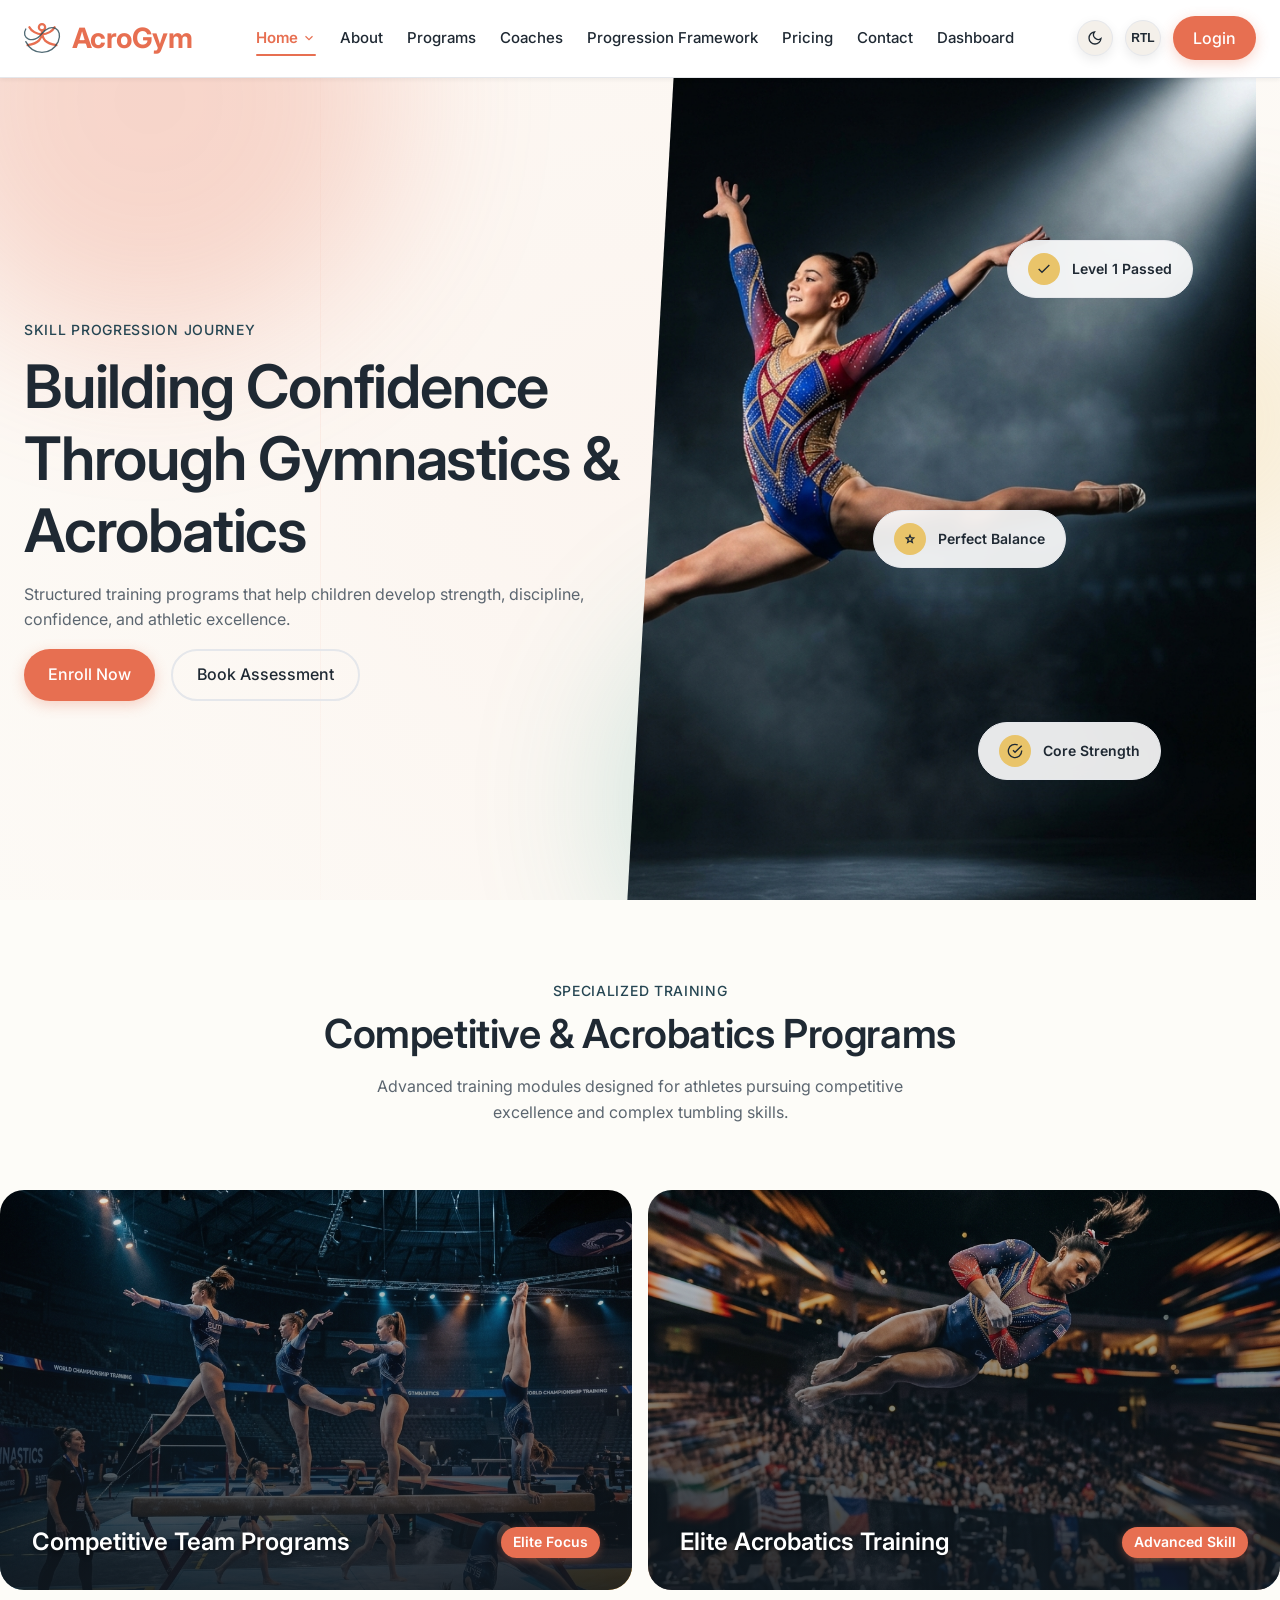
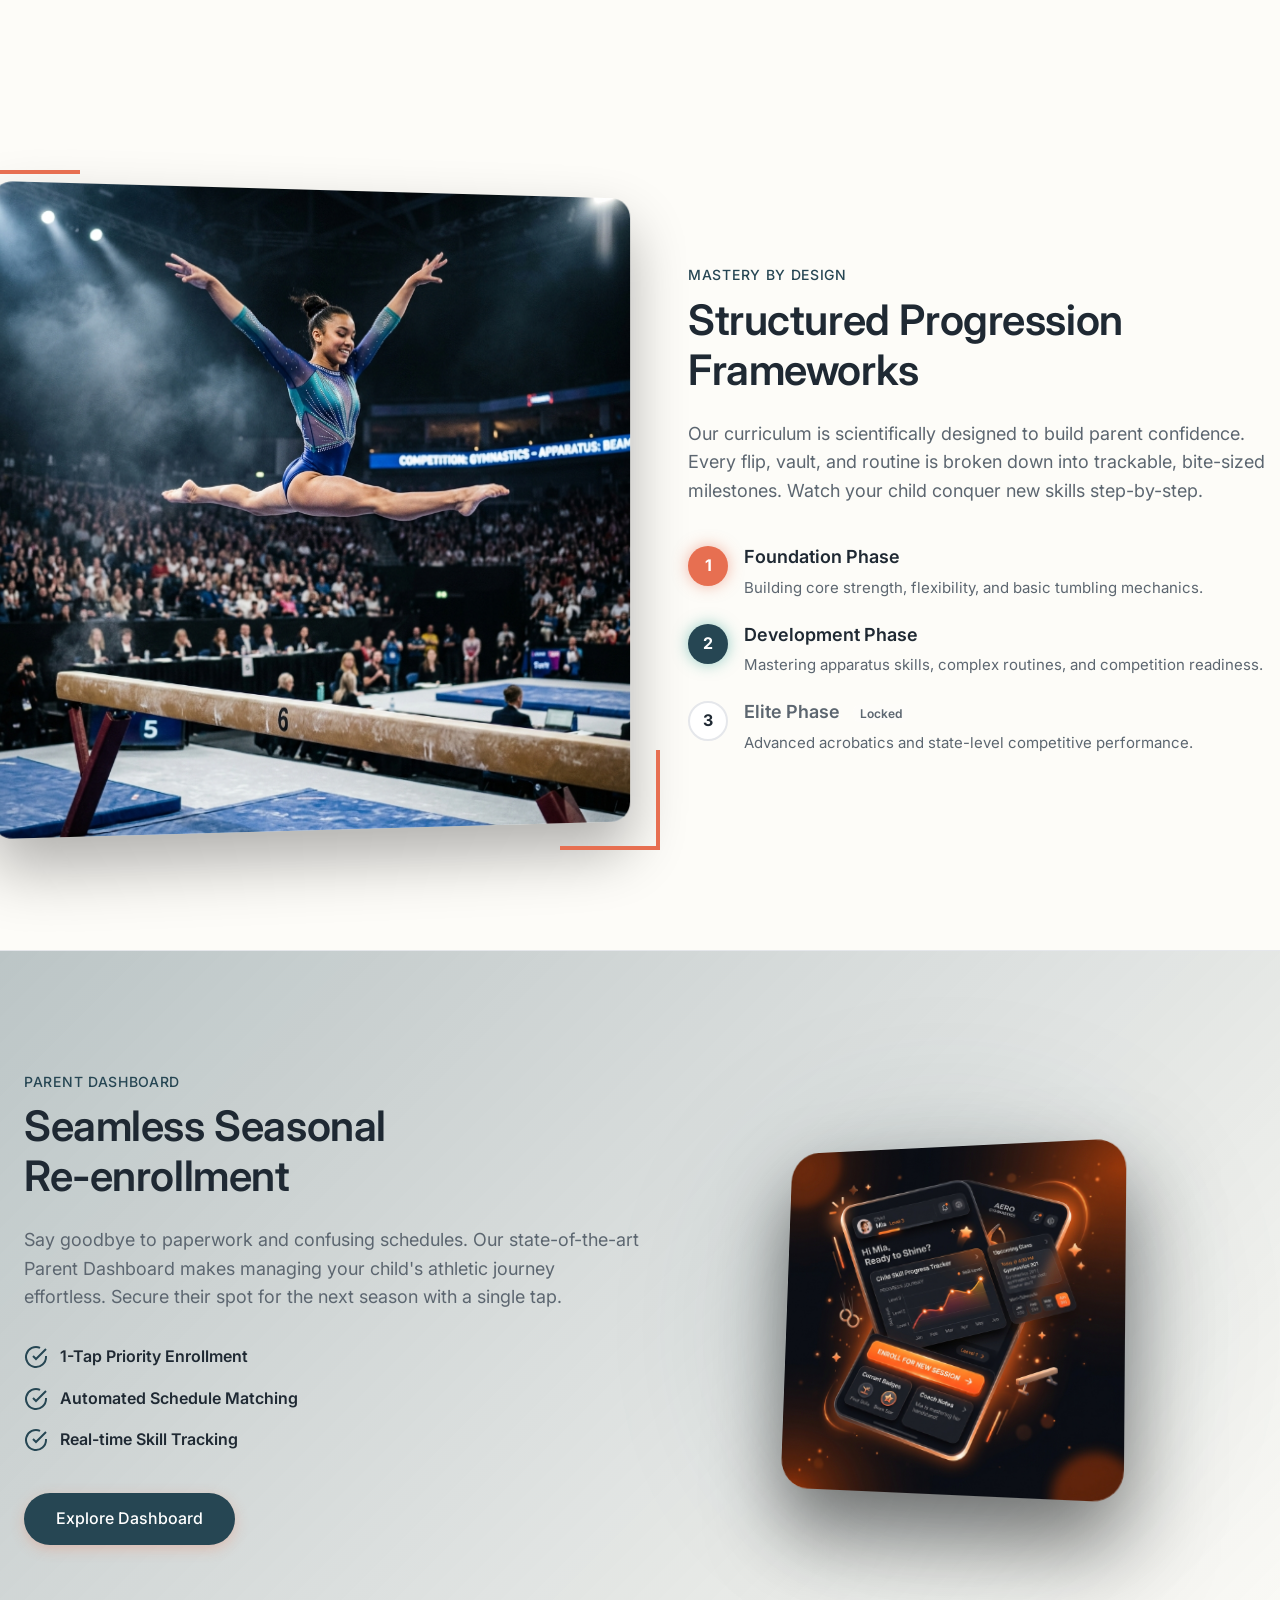
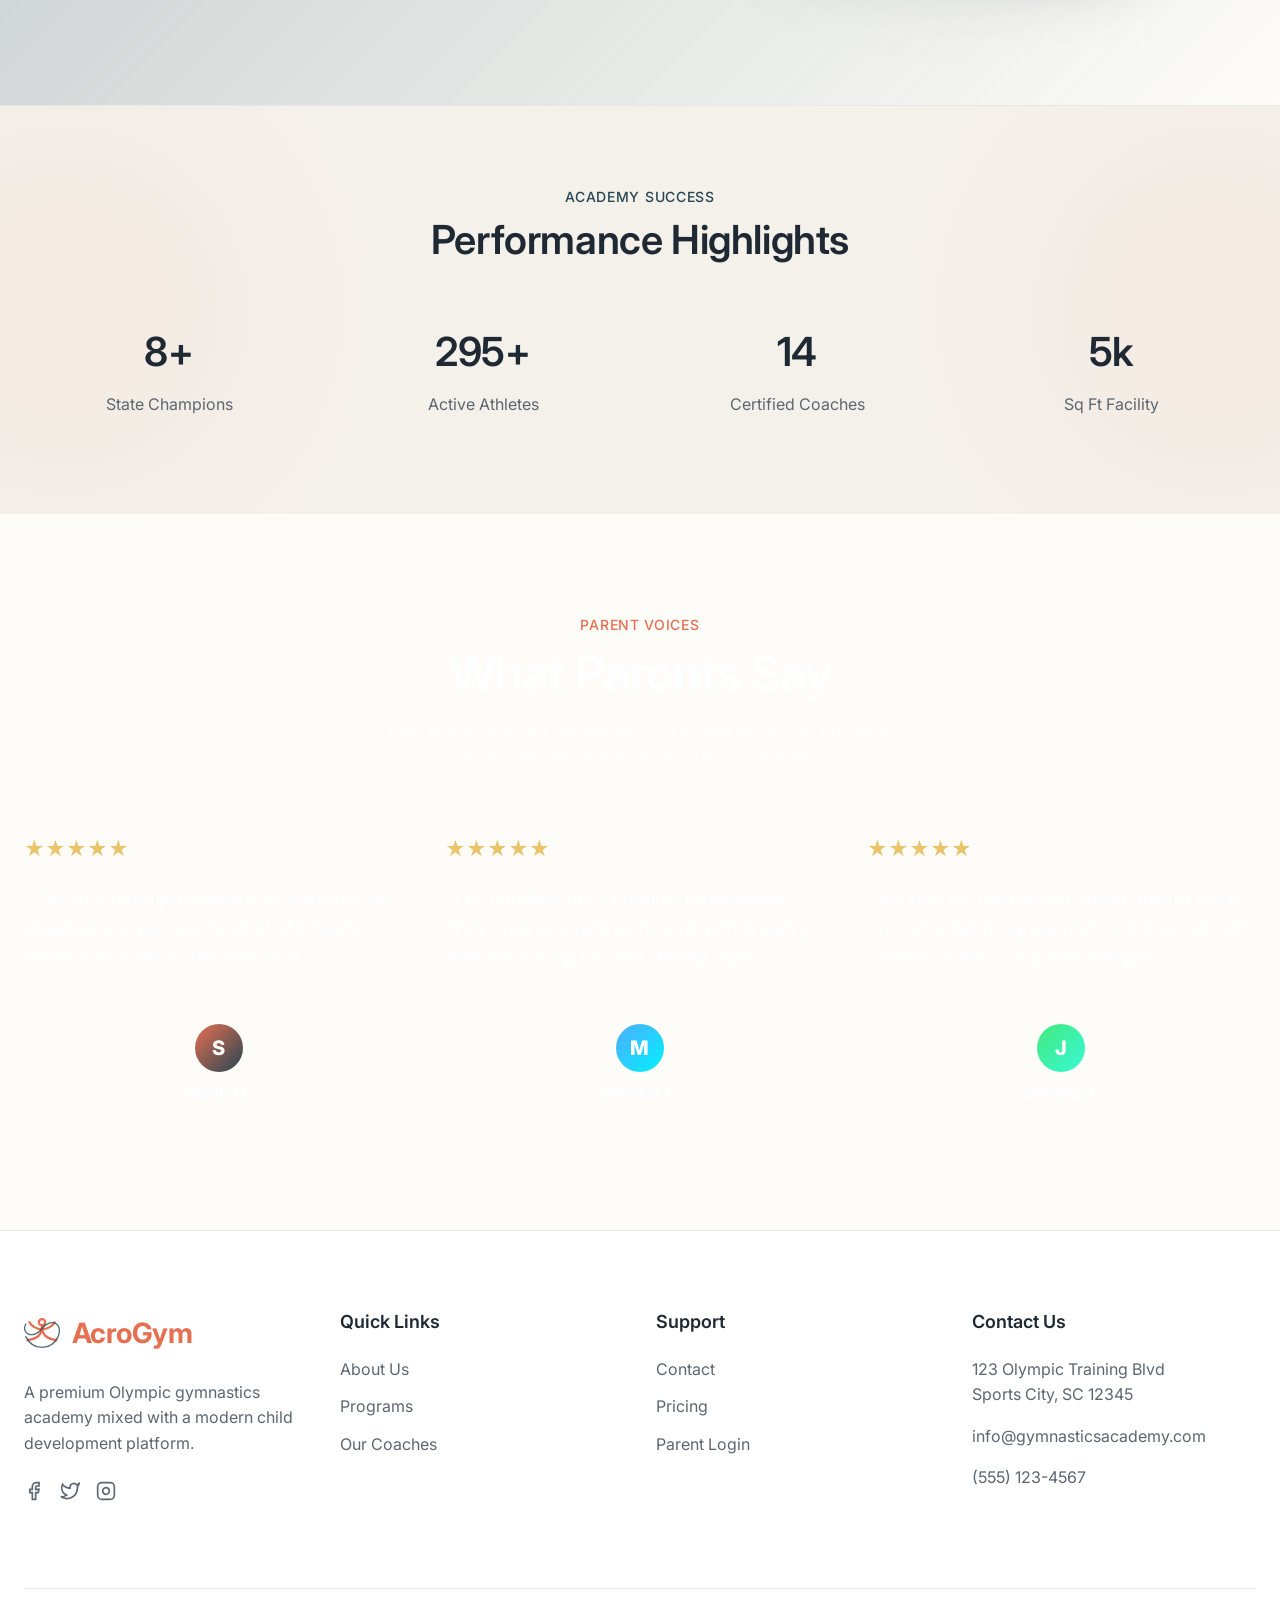
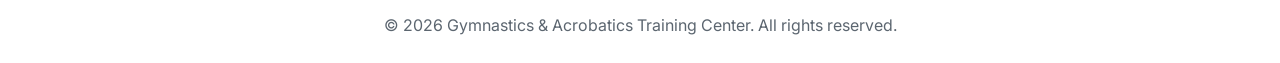
<file: home-2.html>
<!DOCTYPE html>
<html lang="en" dir="ltr">
<head>
    <meta charset="UTF-8">
    <meta name="viewport" content="width=device-width, initial-width=1.0">
    <title>Path To Excellence | Gymnastics & Acrobatics</title>
    <link rel="icon" type="image/svg+xml" href="assets/images/favicon.svg">
    <link rel="stylesheet" href="assets/css/style.css">
    <link rel="stylesheet" href="assets/css/dark-mode.css">
    <link rel="stylesheet" href="assets/css/rtl.css">

</head>
<body>

    <!-- Navbar -->
    <nav class="navbar">
        <div class="container navbar-container">
        <a href="index.html" class="nav-brand" style="text-decoration: none;">
            <svg class="brand-icon" width="36" height="36" viewBox="0 0 40 40" fill="none" xmlns="http://www.w3.org/2000/svg" style="margin-right: 12px; overflow: visible;">
    <!-- Elegant Continuous Line Art Gymnast -->
    <!-- Head -->
    <circle cx="20" cy="8" r="3.5" stroke="var(--primary-accent)" stroke-width="2.5" fill="none"/>
    <!-- Body and Limbs (Split Leap) -->
    <path d="M 20 11.5 C 20 22, 16 26, 4 28 M 20 11.5 C 20 22, 24 26, 36 28 M 20 16 C 14 16, 8 12, 6 8 M 20 16 C 26 16, 32 12, 34 8" stroke="var(--primary-accent)" stroke-width="2.5" stroke-linecap="round" stroke-linejoin="round"/>
    <!-- Swirling Ribbon Effect -->
    <path d="M 2 24 C 10 40, 30 40, 38 24 C 44 10, 30 2, 20 15 C 10 28, -4 20, 2 10" stroke="var(--secondary-accent)" stroke-width="1.5" stroke-linecap="round" stroke-linejoin="round" opacity="0.8"/>
</svg><span style="display: inline-flex; align-items: center; letter-spacing: -0.02em; font-weight: 700;">Acro<span style="color: var(--primary-accent);">Gym</span></span>
        </a>
        
        <div class="nav-links" style="display: none;">
            <div class="dropdown">
                <a href="#" class="nav-link dropdown-toggle active">Home <svg width="14" height="14" viewBox="0 0 24 24" fill="none" stroke="currentColor" stroke-width="2"><polyline points="6 9 12 15 18 9"></polyline></svg></a>
                <div class="dropdown-menu">
                    <a href="index.html" class="dropdown-item">Home 1</a>
                    <a href="home-2.html" class="dropdown-item active">Home 2</a>
                </div>
            </div>
            <a href="about.html" class="nav-link">About</a>
            <a href="programs.html" class="nav-link">Programs</a>
            <a href="coaches.html" class="nav-link">Coaches</a>
            <a href="progression-framework.html" class="nav-link">Progression Framework</a>
            <a href="pricing.html" class="nav-link">Pricing</a>
            <a href="contact.html" class="nav-link">Contact</a>
            <a href="dashboard.html" class="nav-link">Dashboard</a>
        </div>
        
        <div class="nav-actions">
            <button class="control-btn" id="theme-toggle" aria-label="Toggle Dark Mode" style="width: 36px; height: 36px;">
                <svg width="16" height="16" viewBox="0 0 24 24" fill="none" stroke="currentColor" stroke-width="2"><path d="M21 12.79A9 9 0 1 1 11.21 3 7 7 0 0 0 21 12.79z"></path></svg>
            </button>
            <button class="control-btn" id="rtl-toggle" aria-label="Toggle RTL" style="width: 36px; height: 36px; font-size: 12px; font-weight: 600;">RTL</button>
            <a href="login.html" class="btn btn-primary" style="height: 44px; padding: 0 20px;">Login</a>
            
            <button class="control-btn mobile-menu-btn" style="display: none; width: 36px; height: 36px;">
                <svg width="20" height="20" viewBox="0 0 24 24" fill="none" stroke="currentColor" stroke-width="2"><line x1="3" y1="12" x2="21" y2="12"></line><line x1="3" y1="6" x2="21" y2="6"></line><line x1="3" y1="18" x2="21" y2="18"></line></svg>
            </button>
        </div>
        </div>
    </nav>

    <style>
        @media (min-width: 1025px) {
            .nav-links { display: flex !important; }
            .mobile-menu-btn { display: none !important; }
            .nav-actions .nav-link { display: inline-flex !important; }
        }
        @media (max-width: 1024px) {
            .nav-links { display: none; }
            .mobile-menu-btn { display: flex !important; }
        }
    </style>

    <!-- Hero Section -->
    <style>
        .hero-journey {
            position: relative;
            overflow: hidden;
        }
        /* Animated gradient orbs */
        .h2-orb {
            position: absolute;
            border-radius: 50%;
            filter: blur(80px);
            opacity: 0.25;
            pointer-events: none;
            z-index: 0;
        }
        .h2-orb-1 {
            width: 500px; height: 500px;
            background: var(--primary-accent);
            top: -150px; left: -100px;
            animation: orbDrift1 12s ease-in-out infinite;
        }
        .h2-orb-2 {
            width: 400px; height: 400px;
            background: var(--third-accent);
            bottom: -100px; right: 20%;
            animation: orbDrift2 15s ease-in-out infinite;
        }
        .h2-orb-3 {
            width: 300px; height: 300px;
            background: var(--highlight);
            top: 30%; right: -80px;
            animation: orbDrift3 10s ease-in-out infinite;
        }
        @keyframes orbDrift1 {
            0%, 100% { transform: translate(0, 0) scale(1); }
            50% { transform: translate(80px, 60px) scale(1.1); }
        }
        @keyframes orbDrift2 {
            0%, 100% { transform: translate(0, 0) scale(1); }
            50% { transform: translate(-60px, -40px) scale(1.15); }
        }
        @keyframes orbDrift3 {
            0%, 100% { transform: translate(0, 0) scale(1); }
            50% { transform: translate(-30px, 50px) scale(0.9); }
        }

        /* Animated floating rings */
        .h2-ring {
            position: absolute;
            border-radius: 50%;
            border: 1.5px solid var(--primary-accent);
            opacity: 0;
            pointer-events: none;
            z-index: 0;
            animation: ringExpand 6s ease-out infinite;
        }
        .h2-ring-1 { width: 200px; height: 200px; top: 20%; left: 10%; animation-delay: 0s; }
        .h2-ring-2 { width: 300px; height: 300px; top: 10%; left: 8%; animation-delay: 2s; border-color: var(--third-accent); }
        .h2-ring-3 { width: 150px; height: 150px; bottom: 20%; right: 10%; animation-delay: 1s; border-color: var(--highlight); }
        
        @keyframes ringExpand {
            0%   { transform: scale(0.3); opacity: 0.6; }
            100% { transform: scale(2.5); opacity: 0; }
        }

        /* Animated diagonal lines */
        .h2-lines {
            position: absolute;
            top: 0; left: 0;
            width: 100%; height: 100%;
            z-index: 0;
            pointer-events: none;
            overflow: hidden;
        }
        .h2-lines::before, .h2-lines::after {
            content: '';
            position: absolute;
            width: 1px;
            height: 120%;
            background: linear-gradient(to bottom, transparent, var(--primary-accent), transparent);
            opacity: 0.08;
            top: -10%;
            animation: slideLines 8s linear infinite;
        }
        .h2-lines::before { left: 25%; animation-delay: 0s; }
        .h2-lines::after  { left: 70%; animation-delay: 4s; }
        @keyframes slideLines {
            0%   { transform: translateY(-100%) rotate(15deg); }
            100% { transform: translateY(200%) rotate(15deg); }
        }

        /* Small animated dots */
        .h2-dot {
            position: absolute;
            width: 6px; height: 6px;
            border-radius: 50%;
            background: var(--primary-accent);
            opacity: 0;
            pointer-events: none;
            z-index: 0;
            animation: dotFloat 7s ease-in-out infinite;
        }
        .h2-dot:nth-child(1) { top: 20%; left: 15%; animation-delay: 0s; }
        .h2-dot:nth-child(2) { top: 60%; left: 5%; animation-delay: 1.5s; background: var(--third-accent); }
        .h2-dot:nth-child(3) { top: 40%; left: 40%; animation-delay: 3s; }
        .h2-dot:nth-child(4) { top: 80%; left: 55%; animation-delay: 0.5s; background: var(--highlight); width: 8px; height: 8px; }
        .h2-dot:nth-child(5) { top: 15%; left: 60%; animation-delay: 2.5s; }
        @keyframes dotFloat {
            0%, 100% { transform: translateY(0); opacity: 0; }
            20%       { opacity: 0.7; }
            80%       { opacity: 0.4; }
            50%       { transform: translateY(-30px); }
        }
    </style>
    
    <header class="hero hero-journey" style="width: 100%; position: relative; min-height: 100vh; height: 100vh;">
        <!-- Override image wrapper to be absolute on the full-width header -->
        <style>
            .hero-journey {
                min-height: 100vh;
                height: 100vh;
            }
            .hero-journey .hero-image-wrapper {
                position: absolute;
                right: 0;
                top: 0;
                width: 52%;
                height: 100vh;
                clip-path: polygon(8% 0, 100% 0, 100% 100%, 0 100%);
                z-index: 1;
            }
            .hero-journey .hero-image {
                width: 100%;
                height: 100%;
                object-fit: cover;
                object-position: top right;
            }
            .hero-journey .container {
                position: relative;
                z-index: 2;
                height: 100%;
                align-items: center;
            }
            
            @media (max-width: 1024px) {
                .hero-journey {
                    height: auto !important;
                    min-height: auto !important;
                    padding-top: 140px;
                    padding-bottom: 0;
                }
                .hero-journey .container {
                    flex-direction: column !important;
                    height: auto !important;
                }
                .hero-journey .hero-image-wrapper {
                    position: relative !important;
                    width: 100% !important;
                    height: 550px !important;
                    clip-path: none !important;
                    margin-top: 60px;
                }
            }
        </style>
        <!-- Animated BG Layer -->
        <div class="h2-orb h2-orb-1"></div>
        <div class="h2-orb h2-orb-2"></div>
        <div class="h2-orb h2-orb-3"></div>
        <div class="h2-ring h2-ring-1"></div>
        <div class="h2-ring h2-ring-2"></div>
        <div class="h2-ring h2-ring-3"></div>
        <div class="h2-lines"></div>
        <div class="h2-dot"></div>
        <div class="h2-dot"></div>
        <div class="h2-dot"></div>
        <div class="h2-dot"></div>
        <div class="h2-dot"></div>
        <div class="motion-trail"></div>

        <div class="container" style="display: flex; align-items: center; width: 100%; height: 100%; position: relative; z-index: 2;">
            <div class="hero-content" style="position: relative; z-index: 2;">
                <span class="subheading">Skill Progression Journey</span>
                <h1>Building Confidence Through Gymnastics & Acrobatics</h1>
                <p>Structured training programs that help children develop strength, discipline, confidence, and athletic excellence.</p>
                <style>
                    @media (max-width: 1024px) and (min-width: 601px) {
                        .hero-actions {
                            flex-direction: row !important;
                            justify-content: center;
                        }
                    }
                </style>
                <div class="flex gap-4 hero-actions">
                    <a href="register.html" class="btn btn-primary">Enroll Now</a>
                    <a href="contact.html" class="btn btn-outline">Book Assessment</a>
                </div>
            </div>
            <div class="hero-image-wrapper" style="position: relative; z-index: 2;">
                <div class="hero-badges">
                    <div class="floating-badge b1">
                        <div class="badge-icon"><svg width="16" height="16" viewBox="0 0 24 24" fill="none" stroke="currentColor" stroke-width="2"><polyline points="20 6 9 17 4 12"></polyline></svg></div>
                        <span class="badge-text">Level 1 Passed</span>
                    </div>
                    <div class="floating-badge b2">
                        <div class="badge-icon"><svg width="16" height="16" viewBox="0 0 24 24" fill="none" stroke="currentColor" stroke-width="2"><path d="M12 15l-3.5 2 1-4-3-2.5 4-.5 1.5-3.5 1.5 3.5 4 .5-3 2.5 1 4z"></path></svg></div>
                        <span class="badge-text">Perfect Balance</span>
                    </div>
                    <div class="floating-badge b3">
                        <div class="badge-icon"><svg width="16" height="16" viewBox="0 0 24 24" fill="none" stroke="currentColor" stroke-width="2"><path d="M22 11.08V12a10 10 0 1 1-5.93-9.14"></path><polyline points="22 4 12 14.01 9 11.01"></polyline></svg></div>
                        <span class="badge-text">Core Strength</span>
                    </div>
                </div>
                <img src="assets/images/hero_gymnast_leap.png" alt="Young gymnast mid-leap" class="hero-image">
            </div>
        </div>
    </header>

    <!-- Competitive Team Programs & Acrobatics -->
    <section class="section container">
        <div class="section-title">
            <span class="subheading">Specialized Training</span>
            <h2>Competitive & Acrobatics Programs</h2>
            <p>Advanced training modules designed for athletes pursuing competitive excellence and complex tumbling skills.</p>
        </div>
        
        <div class="premium-curriculum-layout" style="height: 400px;">
            <div class="curriculum-pane" style="background-image: url('assets/images/competitive_team_training.png');">
                <div class="curriculum-pane-overlay"></div>
                <div class="curriculum-pane-content">
                    <div class="curriculum-pane-header">
                        <h3>Competitive Team Programs</h3>
                        <span class="age-badge">Elite Focus</span>
                    </div>
                    <div class="curriculum-pane-details">
                        <p>Rigorous training regimens focused on routine perfection, mental toughness, and competition readiness.</p>
                        <a href="programs.html" class="btn btn-primary" style="margin-top: 24px; padding: 0 24px;">Join Team</a>
                    </div>
                </div>
            </div>
            <div class="curriculum-pane" style="background-image: url('assets/images/elite_acrobatics_aerial.png');">
                <div class="curriculum-pane-overlay"></div>
                <div class="curriculum-pane-content">
                    <div class="curriculum-pane-header">
                        <h3>Elite Acrobatics Training</h3>
                        <span class="age-badge">Advanced Skill</span>
                    </div>
                    <div class="curriculum-pane-details">
                        <p>Master complex tumbling sequences, aerial maneuvers, and high-level acrobatic combinations safely.</p>
                        <a href="programs.html" class="btn btn-outline" style="margin-top: 24px; border-color: white; color: white;">Explore Acrobatics</a>
                    </div>
                </div>
            </div>
        </div>
    </section>

    <!-- Structured Progression Framework -->
    <section class="section container" style="position: relative; padding: 120px 0;">
        <div class="grid grid-cols-2 gap-12" style="align-items: center;">
            <div style="position: relative;">
                <!-- Decorative elements -->
                <div style="position: absolute; top: -20px; left: -20px; width: 100px; height: 100px; border-top: 4px solid var(--primary-accent); border-left: 4px solid var(--primary-accent); z-index: 1;"></div>
                <div style="position: absolute; bottom: -20px; right: -20px; width: 100px; height: 100px; border-bottom: 4px solid var(--primary-accent); border-right: 4px solid var(--primary-accent); z-index: 1;"></div>
                
                <div class="reveal-wrapper scroll-reveal progression-img-wrapper">
                    <div class="reveal-overlay"></div>
                    <img src="assets/images/gymnast_progression_leap.png" alt="Gymnastics Progression" class="reveal-img" style="width: 100%; display: block; position: relative; z-index: 2;">
                </div>
            </div>
            
            <style>
                .progression-img-wrapper {
                    position: relative; overflow: hidden; border-radius: 20px; box-shadow: 0 30px 60px rgba(0,0,0,0.3); transform: perspective(1000px) rotateY(5deg); transition: transform 0.5s ease;
                }
                .progression-img-wrapper:hover {
                    transform: perspective(1000px) rotateY(0deg) scale(1.02);
                }
                [dir="rtl"] .progression-img-wrapper {
                    transform: perspective(1000px) rotateY(-5deg);
                }
                [dir="rtl"] .progression-img-wrapper:hover {
                    transform: perspective(1000px) rotateY(0deg) scale(1.02);
                }
                
                .progression-text { padding-left: 48px; }
                [dir="rtl"] .progression-text { padding-left: 0; padding-right: 48px; }
                
                @media (max-width: 1024px) {
                    .progression-text { padding-left: 0 !important; padding-right: 0 !important; margin-top: 60px; }
                }
            </style>
            <div class="progression-text">
                <span class="subheading">Mastery By Design</span>
                <h2 style="font-size: 42px; margin-bottom: 24px;">Structured Progression Frameworks</h2>
                <p style="font-size: 18px; color: var(--text-secondary); margin-bottom: 40px; line-height: 1.6;">Our curriculum is scientifically designed to build parent confidence. Every flip, vault, and routine is broken down into trackable, bite-sized milestones. Watch your child conquer new skills step-by-step.</p>
                
                <!-- Animated Step Tracker -->
                <div style="display: flex; flex-direction: column; gap: 24px;">
                    <div class="step-item" style="display: flex; align-items: flex-start; gap: 16px;">
                        <div style="width: 40px; height: 40px; border-radius: 50%; background: var(--primary-accent); color: white; display: flex; align-items: center; justify-content: center; font-weight: bold; flex-shrink: 0; box-shadow: 0 0 15px rgba(231,111,81,0.5);">1</div>
                        <div>
                            <h4 style="margin-bottom: 8px; font-size: 18px;">Foundation Phase</h4>
                            <p style="margin: 0; color: var(--text-secondary); font-size: 15px;">Building core strength, flexibility, and basic tumbling mechanics.</p>
                        </div>
                    </div>
                    <div class="step-item" style="display: flex; align-items: flex-start; gap: 16px;">
                        <div style="width: 40px; height: 40px; border-radius: 50%; background: var(--secondary-accent); color: white; display: flex; align-items: center; justify-content: center; font-weight: bold; flex-shrink: 0; box-shadow: 0 0 15px rgba(42,157,143,0.5);">2</div>
                        <div>
                            <h4 style="margin-bottom: 8px; font-size: 18px;">Development Phase</h4>
                            <p style="margin: 0; color: var(--text-secondary); font-size: 15px;">Mastering apparatus skills, complex routines, and competition readiness.</p>
                        </div>
                    </div>
                    <div class="step-item" style="display: flex; align-items: flex-start; gap: 16px;">
                        <div style="width: 40px; height: 40px; border-radius: 50%; background: var(--card-bg); border: 2px solid var(--border-color); color: var(--text-primary); display: flex; align-items: center; justify-content: center; font-weight: bold; flex-shrink: 0;">3</div>
                        <div>
                            <h4 style="margin-bottom: 8px; color: var(--text-secondary); font-size: 18px;">Elite Phase <span style="font-size: 12px; background: rgba(255,255,255,0.1); padding: 2px 8px; border-radius: 10px; margin-left: 8px;">Locked</span></h4>
                            <p style="margin: 0; color: var(--text-secondary); font-size: 15px;">Advanced acrobatics and state-level competitive performance.</p>
                        </div>
                    </div>
                </div>
            </div>
        </div>
    </section>

    <!-- Seamless Seasonal Re-enrollment -->
    <section class="section" style="background: linear-gradient(135deg, rgba(38,70,83,0.3) 0%, transparent 100%); position: relative; overflow: hidden; padding: 120px 0; border-top: 1px solid var(--border-color); border-bottom: 1px solid var(--border-color);">
        <div class="container grid grid-cols-2 gap-12" style="align-items: center;">
            <div class="dashboard-text-wrapper">
                <span class="subheading" style="color: var(--secondary-accent);">Parent Dashboard</span>
                <h2 style="font-size: 42px; margin-bottom: 24px;">Seamless Seasonal<br>Re-enrollment</h2>
                <p style="font-size: 18px; color: var(--text-secondary); margin-bottom: 32px; line-height: 1.6;">Say goodbye to paperwork and confusing schedules. Our state-of-the-art Parent Dashboard makes managing your child's athletic journey effortless. Secure their spot for the next season with a single tap.</p>
                
                <ul style="list-style: none; padding: 0; margin: 0 0 40px 0; display: flex; flex-direction: column; gap: 16px;">
                    <li style="display: flex; align-items: center; gap: 12px; font-size: 16px; font-weight: 600;">
                        <svg width="24" height="24" viewBox="0 0 24 24" fill="none" stroke="var(--secondary-accent)" stroke-width="2"><path d="M22 11.08V12a10 10 0 1 1-5.93-9.14"></path><polyline points="22 4 12 14.01 9 11.01"></polyline></svg>
                        1-Tap Priority Enrollment
                    </li>
                    <li style="display: flex; align-items: center; gap: 12px; font-size: 16px; font-weight: 600;">
                        <svg width="24" height="24" viewBox="0 0 24 24" fill="none" stroke="var(--secondary-accent)" stroke-width="2"><path d="M22 11.08V12a10 10 0 1 1-5.93-9.14"></path><polyline points="22 4 12 14.01 9 11.01"></polyline></svg>
                        Automated Schedule Matching
                    </li>
                    <li style="display: flex; align-items: center; gap: 12px; font-size: 16px; font-weight: 600;">
                        <svg width="24" height="24" viewBox="0 0 24 24" fill="none" stroke="var(--secondary-accent)" stroke-width="2"><path d="M22 11.08V12a10 10 0 1 1-5.93-9.14"></path><polyline points="22 4 12 14.01 9 11.01"></polyline></svg>
                        Real-time Skill Tracking
                    </li>
                </ul>
                
                <div class="center-mobile" style="position: relative; z-index: 10; margin-bottom: 40px;">
                    <a href="dashboard.html" class="btn btn-primary" style="background-color: var(--secondary-accent); border-color: var(--secondary-accent); padding: 14px 32px; font-size: 16px; color: white;">Explore Dashboard</a>
                </div>
            </div>
            
            <div style="position: relative; display: flex; justify-content: center; align-items: center;">
                <!-- Glowing Backdrop -->
                <div style="position: absolute; width: 300px; height: 300px; background: var(--secondary-accent); border-radius: 50%; filter: blur(100px); opacity: 0.3; z-index: 1; animation: pulseGlow 4s infinite alternate;"></div>
                
                <!-- Floating App Mockup -->
                <img src="assets/images/gymnastics_enrollment_app_ui.png" alt="Gymnastics App UI" style="width: 80%; max-width: 350px; position: relative; z-index: 2; border-radius: 30px; box-shadow: 0 40px 80px rgba(0,0,0,0.5); transform: perspective(1000px) rotateY(-15deg) rotateX(5deg) translateY(-10px); animation: floatApp 6s ease-in-out infinite;">
            </div>
        </div>
        
        <style>
            @keyframes pulseGlow {
                0% { transform: scale(1); opacity: 0.2; }
                100% { transform: scale(1.2); opacity: 0.4; }
            }
            @keyframes floatApp {
                0% { transform: perspective(1000px) rotateY(-15deg) rotateX(5deg) translateY(0px); }
                50% { transform: perspective(1000px) rotateY(-12deg) rotateX(2deg) translateY(-20px); box-shadow: 0 50px 100px rgba(0,0,0,0.6); }
                100% { transform: perspective(1000px) rotateY(-15deg) rotateX(5deg) translateY(0px); }
            }
        </style>
    </section>

    <!-- Performance Highlights -->
    <section class="section" style="background-color: var(--secondary-bg); position: relative; overflow: hidden;">
        <!-- Glowing background accents -->
        <div style="position: absolute; top: -50%; left: -20%; width: 50%; height: 200%; background: radial-gradient(circle, rgba(231,111,81,0.05) 0%, transparent 60%);"></div>
        <div style="position: absolute; bottom: -50%; right: -20%; width: 50%; height: 200%; background: radial-gradient(circle, rgba(231,111,81,0.05) 0%, transparent 60%);"></div>

        <div class="container text-center" style="position: relative; z-index: 2;">
            <div class="section-title">
                <span class="subheading">Academy Success</span>
                <h2>Performance Highlights</h2>
            </div>
            
            <div class="grid grid-cols-4 gap-6 stats-container">
                <div class="stat-orb">
                    <div class="orb-ring"></div>
                    <h2 class="orb-number">15+</h2>
                    <p class="orb-label">State Champions</p>
                </div>
                <div class="stat-orb" style="animation-delay: 0.2s;">
                    <div class="orb-ring"></div>
                    <h2 class="orb-number">500+</h2>
                    <p class="orb-label">Active Athletes</p>
                </div>
                <div class="stat-orb" style="animation-delay: 0.4s;">
                    <div class="orb-ring"></div>
                    <h2 class="orb-number">25</h2>
                    <p class="orb-label">Certified Coaches</p>
                </div>
                <div class="stat-orb" style="animation-delay: 0.6s;">
                    <div class="orb-ring"></div>
                    <h2 class="orb-number">10k</h2>
                    <p class="orb-label">Sq Ft Facility</p>
                </div>
            </div>
        </div>
    </section>

    <!-- Testimonials: Glassmorphic Parallax Layout -->
    <section class="section" style="position: relative; overflow: hidden; padding: 100px 0;">
        <!-- Parallax Background -->
        <div style="position: absolute; top: 0; left: 0; width: 100%; height: 100%; background-image: url('assets/images/home_2_hero_bg.png'); background-size: cover; background-position: center; background-attachment: fixed; filter: brightness(0.15) blur(2px); z-index: 0;"></div>
        
        <div class="container" style="position: relative; z-index: 2;">
            <div class="section-title text-center">
                <span class="subheading" style="color: var(--primary-accent);">Parent Voices</span>
                <h2 style="color: white; font-size: 48px; margin-bottom: 16px;">What Parents Say</h2>
                <p style="color: rgba(255,255,255,0.7); max-width: 600px; margin: 0 auto;">Hear directly from the families who have experienced our structured progression and professional coaching firsthand.</p>
            </div>
            
            <div class="testimonials-grid" style="margin-top: 48px;">
                <div class="glass-testimonial">
                    <div style="color: var(--highlight); margin-bottom: 20px; font-size: 20px;">★★★★★</div>
                    <p style="font-style: italic; color: rgba(255,255,255,0.95); font-size: 18px; line-height: 1.6; margin-bottom: 32px; flex-grow: 1;">"The structured progression is amazing. My daughter knows exactly what she needs to achieve to move to the next level."</p>
                    <div style="text-align: center; border-top: 1px solid rgba(255,255,255,0.1); padding-top: 20px; width: 100%; max-width: 300px; margin: 0 auto; align-self: center; display: flex; flex-direction: column; align-items: center; justify-content: center;">
                        <div style="width: 48px; height: 48px; border-radius: 50%; background: linear-gradient(135deg, var(--primary-accent), var(--secondary-accent)); display: inline-flex; justify-content: center; align-items: center; font-weight: 800; font-size: 20px; color: white; margin: 0 auto 12px auto;">S</div>
                        <div style="text-align: center;">
                            <h4 style="color: white; margin: 0 0 4px 0; font-size: 16px;">Sarah M.</h4>
                            <span style="color: rgba(255,255,255,0.6); font-size: 14px; display: block;">Parent of Level 3 Athlete</span>
                        </div>
                    </div>
                </div>

                <div class="glass-testimonial" style="transition-delay: 0.1s;">
                    <div style="color: var(--highlight); margin-bottom: 20px; font-size: 20px;">★★★★★</div>
                    <p style="font-style: italic; color: rgba(255,255,255,0.95); font-size: 18px; line-height: 1.6; margin-bottom: 32px; flex-grow: 1;">"The coaches are incredibly professional. They balance pushing the kids with ensuring they are having fun and staying safe."</p>
                    <div style="text-align: center; border-top: 1px solid rgba(255,255,255,0.1); padding-top: 20px; width: 100%; max-width: 300px; margin: 0 auto; align-self: center; display: flex; flex-direction: column; align-items: center; justify-content: center;">
                        <div style="width: 48px; height: 48px; border-radius: 50%; background: linear-gradient(135deg, #4facfe, #00f2fe); display: inline-flex; justify-content: center; align-items: center; font-weight: 800; font-size: 20px; color: white; margin: 0 auto 12px auto;">M</div>
                        <div style="text-align: center;">
                            <h4 style="color: white; margin: 0 0 4px 0; font-size: 16px;">Michael T.</h4>
                            <span style="color: rgba(255,255,255,0.6); font-size: 14px; display: block;">Parent of Elite Tumbler</span>
                        </div>
                    </div>
                </div>

                <div class="glass-testimonial" style="transition-delay: 0.2s;">
                    <div style="color: var(--highlight); margin-bottom: 20px; font-size: 20px;">★★★★★</div>
                    <p style="font-style: italic; color: rgba(255,255,255,0.95); font-size: 18px; line-height: 1.6; margin-bottom: 32px; flex-grow: 1;">"We love the dashboard! Being able to track my son's skill progress and communicate with coaches easily is a game changer."</p>
                    <div style="text-align: center; border-top: 1px solid rgba(255,255,255,0.1); padding-top: 20px; width: 100%; max-width: 300px; margin: 0 auto; align-self: center; display: flex; flex-direction: column; align-items: center; justify-content: center;">
                        <div style="width: 48px; height: 48px; border-radius: 50%; background: linear-gradient(135deg, #43e97b, #38f9d7); display: inline-flex; justify-content: center; align-items: center; font-weight: 800; font-size: 20px; color: white; margin: 0 auto 12px auto;">J</div>
                        <div style="text-align: center;">
                            <h4 style="color: white; margin: 0 0 4px 0; font-size: 16px;">Jessica R.</h4>
                            <span style="color: rgba(255,255,255,0.6); font-size: 14px; display: block;">Parent of Beginner Gymnast</span>
                        </div>
                    </div>
                </div>
            </div>
        </div>
    </section>

    <footer style="background: var(--card-bg); padding: 80px 0 0 0; border-top: 1px solid var(--border-color);">
        <div class="container">
            <div class="grid grid-cols-4 gap-8">
                <div>
                    <a href="index.html" class="nav-brand" style="margin-bottom: 24px; text-decoration: none; display: flex;">
                        <svg class="brand-icon" width="36" height="36" viewBox="0 0 40 40" fill="none" xmlns="http://www.w3.org/2000/svg" style="margin-right: 12px; overflow: visible;">
    <!-- Elegant Continuous Line Art Gymnast -->
    <!-- Head -->
    <circle cx="20" cy="8" r="3.5" stroke="var(--primary-accent)" stroke-width="2.5" fill="none"/>
    <!-- Body and Limbs (Split Leap) -->
    <path d="M 20 11.5 C 20 22, 16 26, 4 28 M 20 11.5 C 20 22, 24 26, 36 28 M 20 16 C 14 16, 8 12, 6 8 M 20 16 C 26 16, 32 12, 34 8" stroke="var(--primary-accent)" stroke-width="2.5" stroke-linecap="round" stroke-linejoin="round"/>
    <!-- Swirling Ribbon Effect -->
    <path d="M 2 24 C 10 40, 30 40, 38 24 C 44 10, 30 2, 20 15 C 10 28, -4 20, 2 10" stroke="var(--secondary-accent)" stroke-width="1.5" stroke-linecap="round" stroke-linejoin="round" opacity="0.8"/>
</svg><span style="display: inline-flex; align-items: center; letter-spacing: -0.02em; font-weight: 700;">Acro<span style="color: var(--primary-accent);">Gym</span></span>
                    </a>
                    <p>A premium Olympic gymnastics academy mixed with a modern child development platform.</p>
                    <div class="social-icons" style="display: flex; gap: 16px; margin-top: 24px;">
                        <a href="#" class="social-icon" aria-label="Facebook"><svg width="20" height="20" viewBox="0 0 24 24" fill="none" stroke="currentColor" stroke-width="2"><path d="M18 2h-3a5 5 0 0 0-5 5v3H7v4h3v8h4v-8h3l1-4h-4V7a1 1 0 0 1 1-1h3z"></path></svg></a>
                        <a href="#" class="social-icon" aria-label="Twitter"><svg width="20" height="20" viewBox="0 0 24 24" fill="none" stroke="currentColor" stroke-width="2"><path d="M23 3a10.9 10.9 0 0 1-3.14 1.53 4.48 4.48 0 0 0-7.86 3v1A10.66 10.66 0 0 1 3 4s-4 9 5 13a11.64 11.64 0 0 1-7 2c9 5 20 0 20-11.5a4.5 4.5 0 0 0-.08-.83A7.72 7.72 0 0 0 23 3z"></path></svg></a>
                        <a href="#" class="social-icon" aria-label="Instagram"><svg width="20" height="20" viewBox="0 0 24 24" fill="none" stroke="currentColor" stroke-width="2"><rect x="2" y="2" width="20" height="20" rx="5" ry="5"></rect><path d="M16 11.37A4 4 0 1 1 12.63 8 4 4 0 0 1 16 11.37z"></path><line x1="17.5" y1="6.5" x2="17.51" y2="6.5"></line></svg></a>
                    </div>
                </div>
                <div>
                    <h3 style="font-size: 18px; margin-bottom: 24px;">Quick Links</h3>
                    <div style="display: flex; flex-direction: column; gap: 12px;">
                        <a href="about.html" style="color: var(--text-secondary);">About Us</a>
                        <a href="programs.html" style="color: var(--text-secondary);">Programs</a>
                        <a href="coaches.html" style="color: var(--text-secondary);">Our Coaches</a>
                    </div>
                </div>
                <div>
                    <h3 style="font-size: 18px; margin-bottom: 24px;">Support</h3>
                    <div style="display: flex; flex-direction: column; gap: 12px;">
                        <a href="contact.html" style="color: var(--text-secondary);">Contact</a>
                        <a href="pricing.html" style="color: var(--text-secondary);">Pricing</a>
                        <a href="login.html" style="color: var(--text-secondary);">Parent Login</a>
                    </div>
                </div>
                <div>
                    <h3 style="font-size: 18px; margin-bottom: 24px;">Contact Us</h3>
                    <p>123 Olympic Training Blvd<br>Sports City, SC 12345</p>
                    <p>info@gymnasticsacademy.com</p>
                    <p>(555) 123-4567</p>
                </div>
            </div>
            <div style="text-align: center; margin-top: 80px; padding: 24px 0; border-top: 1px solid var(--border-color); color: var(--text-secondary);">
                &copy; 2026 Gymnastics & Acrobatics Training Center. All rights reserved.
            </div>
        </div>
    </footer>

    <script src="assets/js/main.js"></script>

    <button id="back-to-top" aria-label="Back to top" class="back-to-top">
        <svg width="24" height="24" viewBox="0 0 24 24" fill="none" stroke="currentColor" stroke-width="2"><polyline points="18 15 12 9 6 15"></polyline></svg>
    </button>

    <style>
        /* Testimonials Grid - Responsive Centering */
        .testimonials-grid {
            display: grid;
            grid-template-columns: repeat(3, 1fr);
            gap: 2rem;
        }

        /* Tablet: 2-column with last card centered */
        @media (max-width: 1024px) {
            .testimonials-grid {
                grid-template-columns: repeat(2, 1fr);
            }
            .testimonials-grid .glass-testimonial:last-child {
                grid-column: 1 / -1;
                max-width: calc(50% - 1rem);
                margin: 0 auto;
                width: 100%;
            }
        }

        /* Mobile: single column, fully centered */
        @media (max-width: 768px) {
            .testimonials-grid {
                grid-template-columns: 1fr;
            }
            .testimonials-grid .glass-testimonial:last-child {
                grid-column: auto;
                max-width: 100%;
                margin: 0;
            }
        }

        /* Block Reveal Animation Styles */
        .reveal-overlay {
            position: absolute;
            top: 0;
            left: 0;
            width: 100%;
            height: 100%;
            background-color: var(--primary-accent);
            z-index: 10;
            transform-origin: right;
            transform: scaleX(1);
        }

        .reveal-img {
            opacity: 0;
        }

        .scroll-reveal.is-revealed .reveal-overlay {
            animation: blockRevealAnim 1.2s cubic-bezier(0.77, 0, 0.175, 1) forwards;
        }

        .scroll-reveal.is-revealed .reveal-img {
            animation: imageRevealAnim 1.2s cubic-bezier(0.77, 0, 0.175, 1) forwards;
            animation-delay: 0.6s;
        }

        @keyframes blockRevealAnim {
            0% { transform: scaleX(1); transform-origin: right; }
            40% { transform: scaleX(1); transform-origin: right; }
            40.1% { transform: scaleX(1); transform-origin: left; }
            100% { transform: scaleX(0); transform-origin: left; }
        }

        @keyframes imageRevealAnim {
            0% { opacity: 0; }
            10% { opacity: 1; }
            100% { opacity: 1; }
        }

    </style>

    <script>
        document.addEventListener('DOMContentLoaded', () => {
            const observerOptions = {
                root: null,
                rootMargin: '0px',
                threshold: 0.3
            };

            const revealObserver = new IntersectionObserver((entries, observer) => {
                entries.forEach(entry => {
                    if (entry.isIntersecting) {
                        entry.target.classList.add('is-revealed');
                        observer.unobserve(entry.target);
                    }
                });
            }, observerOptions);

            const revealElements = document.querySelectorAll('.scroll-reveal');
            revealElements.forEach(el => revealObserver.observe(el));
            
            // Number Animation Logic
            const statNumbers = document.querySelectorAll('.orb-number');
            const animateValue = (obj, start, end, duration, suffix) => {
                let startTimestamp = null;
                const step = (timestamp) => {
                    if (!startTimestamp) startTimestamp = timestamp;
                    const progress = Math.min((timestamp - startTimestamp) / duration, 1);
                    const current = Math.floor(progress * (end - start) + start);
                    obj.innerHTML = current + suffix;
                    if (progress < 1) {
                        window.requestAnimationFrame(step);
                    } else {
                        obj.innerHTML = end + suffix;
                    }
                };
                window.requestAnimationFrame(step);
            };

            const numberObserver = new IntersectionObserver((entries, observer) => {
                entries.forEach(entry => {
                    if (entry.isIntersecting) {
                        const el = entry.target;
                        const text = el.innerText;
                        let endValue = 0;
                        let suffix = '';
                        if (text.includes('k')) { endValue = parseInt(text); suffix = 'k'; }
                        else if (text.includes('+')) { endValue = parseInt(text.replace('+', '')); suffix = '+'; }
                        else { endValue = parseInt(text); }
                        
                        animateValue(el, 0, endValue, 2000, suffix);
                        observer.unobserve(el);
                    }
                });
            }, { threshold: 0.5 });

            statNumbers.forEach(stat => numberObserver.observe(stat));
        });
    </script>
</body>
</html>
</file>
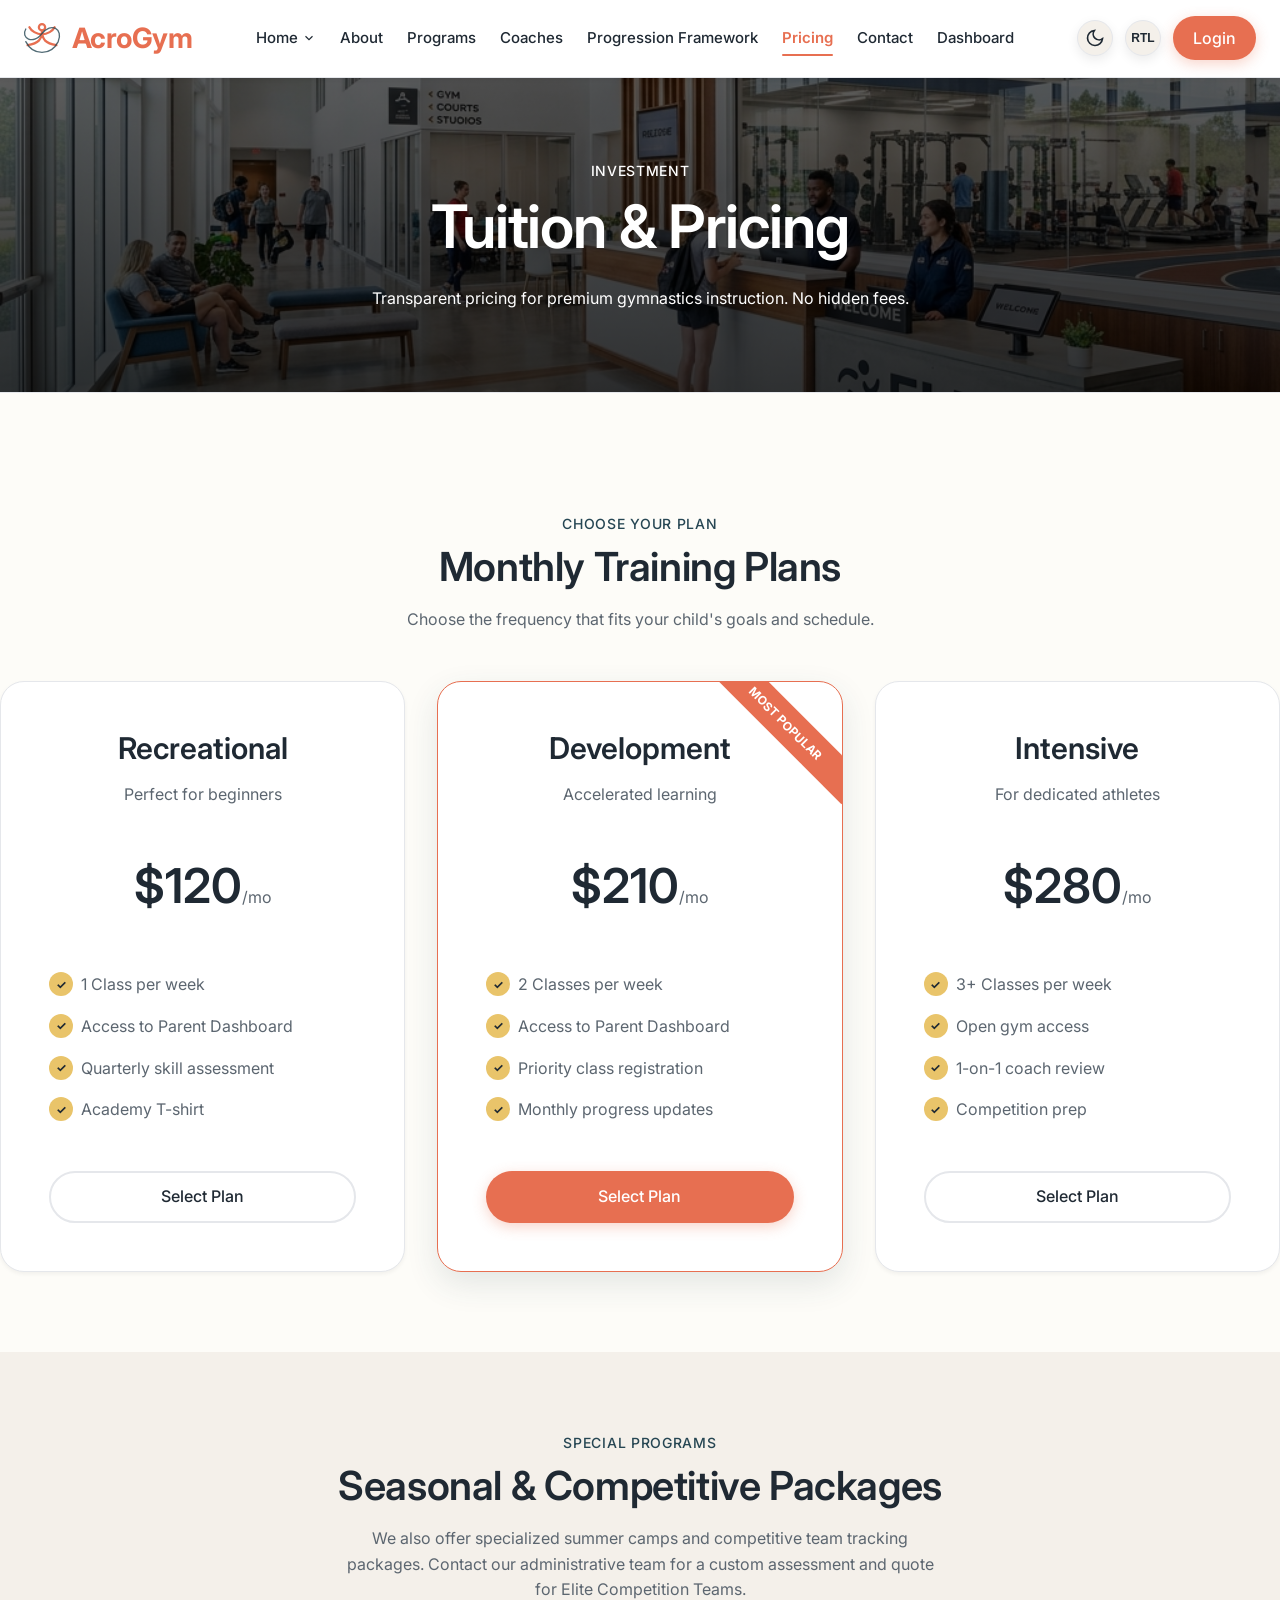
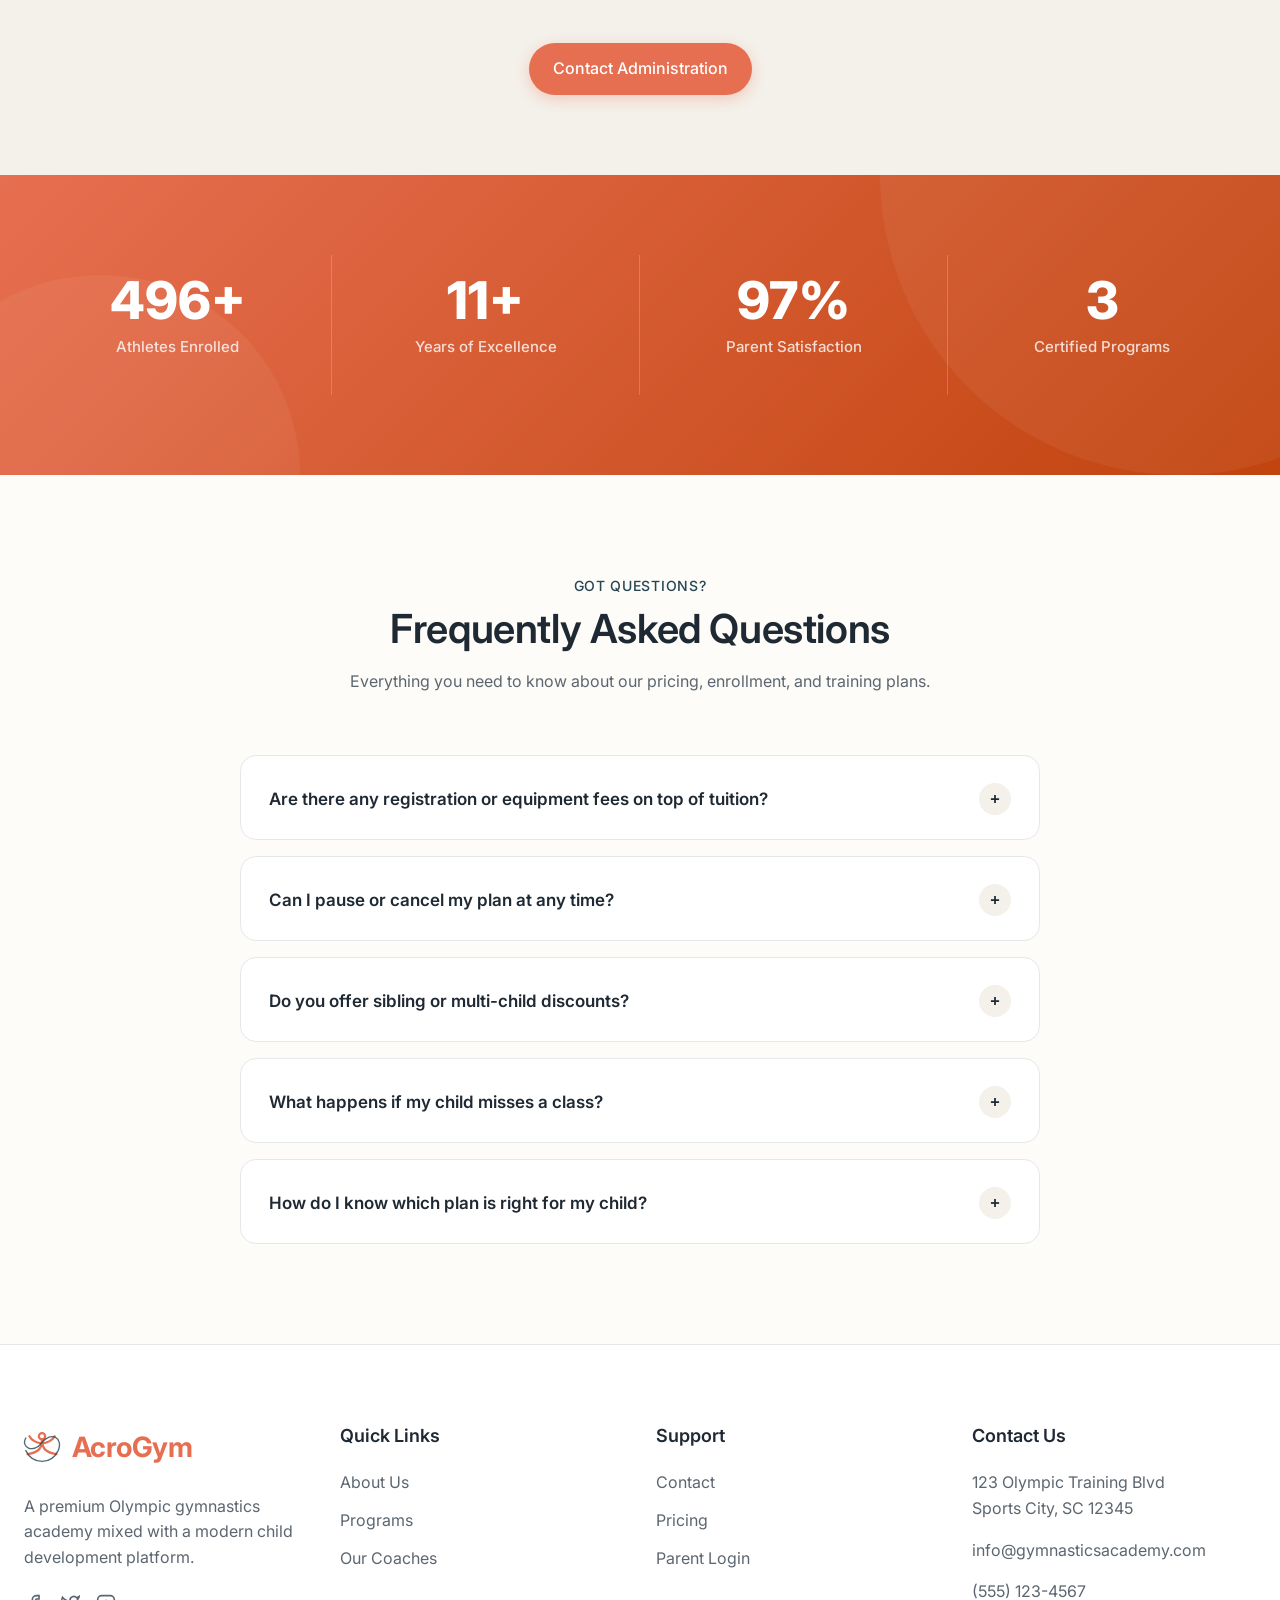
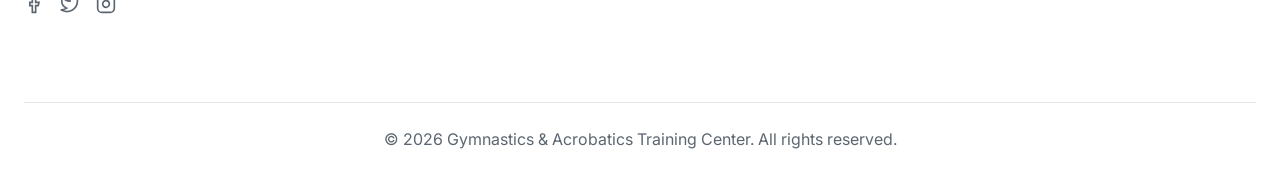
<file: pricing.html>
<!DOCTYPE html>
<html lang="en" dir="ltr" data-force-light>
<head>
    <meta charset="UTF-8">
    <meta name="viewport" content="width=device-width, initial-width=1.0">
    <title>Pricing | Gymnastics & Acrobatics Training Center</title>
    <link rel="icon" type="image/svg+xml" href="assets/images/favicon.svg">
    <link rel="stylesheet" href="assets/css/style.css">
    <link rel="stylesheet" href="assets/css/dark-mode.css">
    <link rel="stylesheet" href="assets/css/rtl.css">

</head>
<body>
<!-- Navbar -->
    <nav class="navbar">
        <div class="container navbar-container">
        <a href="index.html" class="nav-brand" style="text-decoration: none;">
            <svg class="brand-icon" width="36" height="36" viewBox="0 0 40 40" fill="none" xmlns="http://www.w3.org/2000/svg" style="margin-right: 12px; overflow: visible;">
    <!-- Elegant Continuous Line Art Gymnast -->
    <!-- Head -->
    <circle cx="20" cy="8" r="3.5" stroke="var(--primary-accent)" stroke-width="2.5" fill="none"/>
    <!-- Body and Limbs (Split Leap) -->
    <path d="M 20 11.5 C 20 22, 16 26, 4 28 M 20 11.5 C 20 22, 24 26, 36 28 M 20 16 C 14 16, 8 12, 6 8 M 20 16 C 26 16, 32 12, 34 8" stroke="var(--primary-accent)" stroke-width="2.5" stroke-linecap="round" stroke-linejoin="round"/>
    <!-- Swirling Ribbon Effect -->
    <path d="M 2 24 C 10 40, 30 40, 38 24 C 44 10, 30 2, 20 15 C 10 28, -4 20, 2 10" stroke="var(--secondary-accent)" stroke-width="1.5" stroke-linecap="round" stroke-linejoin="round" opacity="0.8"/>
</svg><span style="display: inline-flex; align-items: center; letter-spacing: -0.02em; font-weight: 700;">Acro<span style="color: var(--primary-accent);">Gym</span></span>
        </a>
        
        <div class="nav-links" style="display: none;">
            <div class="dropdown">
                <a href="#" class="nav-link dropdown-toggle">Home <svg width="14" height="14" viewBox="0 0 24 24" fill="none" stroke="currentColor" stroke-width="2"><polyline points="6 9 12 15 18 9"></polyline></svg></a>
                <div class="dropdown-menu">
                    <a href="index.html" class="dropdown-item">Home 1</a>
                    <a href="home-2.html" class="dropdown-item">Home 2</a>
                </div>
            </div>
            <a href="about.html" class="nav-link">About</a>
            <a href="programs.html" class="nav-link">Programs</a>
            <a href="coaches.html" class="nav-link">Coaches</a>
            <a href="progression-framework.html" class="nav-link">Progression Framework</a>
            <a href="pricing.html" class="nav-link">Pricing</a>
            <a href="contact.html" class="nav-link">Contact</a>
            <a href="dashboard.html" class="nav-link">Dashboard</a>
        </div>
        
        <div class="nav-actions">
            <button class="control-btn" id="theme-toggle" aria-label="Toggle Dark Mode" style="width: 36px; height: 36px;">
                <svg width="16" height="16" viewBox="0 0 24 24" fill="none" stroke="currentColor" stroke-width="2"><path d="M21 12.79A9 9 0 1 1 11.21 3 7 7 0 0 0 21 12.79z"></path></svg>
            </button>
            <button class="control-btn" id="rtl-toggle" aria-label="Toggle RTL" style="width: 36px; height: 36px; font-size: 12px; font-weight: 600;">RTL</button>
            <a href="login.html" class="btn btn-primary" style="height: 44px; padding: 0 20px;">Login</a>
            
            <button class="control-btn mobile-menu-btn" style="display: none; width: 36px; height: 36px;">
                <svg width="20" height="20" viewBox="0 0 24 24" fill="none" stroke="currentColor" stroke-width="2"><line x1="3" y1="12" x2="21" y2="12"></line><line x1="3" y1="6" x2="21" y2="6"></line><line x1="3" y1="18" x2="21" y2="18"></line></svg>
            </button>
        </div>
        </div>
    </nav>

    <style>
        @media (min-width: 1025px) {
            .nav-links { display: flex !important; }
            .mobile-menu-btn { display: none !important; }
            .nav-actions .nav-link { display: inline-flex !important; }
        }
        @media (max-width: 1024px) {
            .nav-links { display: none; }
            .mobile-menu-btn { display: flex !important; }
        }
    </style>

    

<header class="page-hero" style="text-align: center; padding-top: 160px; padding-bottom: 80px; background: linear-gradient(rgba(0, 0, 0, 0.6), rgba(0, 0, 0, 0.8)), url('assets/images/hero_bg_pricing.png') center/cover no-repeat; color: white; border-bottom: 1px solid var(--border-color); margin-bottom: 40px;">
    <div class="container">
        <span class="subheading">Investment</span>
        <h1 style="margin-bottom: 24px;">Tuition & Pricing</h1>
        <p style="max-width: 600px; margin: 0 auto; color: rgba(255, 255, 255, 0.8);">Transparent pricing for premium gymnastics instruction. No hidden fees.</p>
    </div>
</header>

<section class="section container">
    <div class="section-title text-center" style="text-align: center; margin-bottom: 48px;">
        <span class="subheading" style="display: block; text-align: center;">Choose Your Plan</span>
        <h2 style="text-align: center;">Monthly Training Plans</h2>
        <p style="max-width: 600px; margin: 16px auto 0; color: var(--text-secondary); text-align: center;">Choose the frequency that fits your child's goals and schedule.</p>
    </div>
    <style>
        .pricing-grid {
            display: grid;
            grid-template-columns: repeat(3, 1fr);
            gap: 32px;
        }
        @media (max-width: 1024px) {
            .pricing-grid {
                grid-template-columns: repeat(2, 1fr);
            }
            .pricing-grid > div:last-child {
                grid-column: 1 / -1;
                justify-self: center;
                width: calc(50% - 16px);
            }
        }
        @media (max-width: 600px) {
            .pricing-grid {
                grid-template-columns: 1fr;
            }
            .pricing-grid > div:last-child {
                grid-column: 1 / -1;
                width: 100%;
            }
        }
    </style>
    <div class="pricing-grid">
        <div class="card pricing-card hover-lift">
            <h3>Recreational</h3>
            <p>Perfect for beginners</p>
            <div class="price-display">$120<span>/mo</span></div>
            <ul class="custom-list" style="text-align: left; margin: 24px 0 32px;">
                <li>1 Class per week</li>
                <li>Access to Parent Dashboard</li>
                <li>Quarterly skill assessment</li>
                <li>Academy T-shirt</li>
            </ul>
            <a href="register.html" class="btn btn-outline btn-block">Select Plan</a>
        </div>
        
        <div class="card pricing-card popular hover-lift" style="border-color: var(--primary-accent); box-shadow: var(--shadow-lg);">
            <h3>Development</h3>
            <p>Accelerated learning</p>
            <div class="price-display">$210<span>/mo</span></div>
            <ul class="custom-list" style="text-align: left; margin: 24px 0 32px;">
                <li>2 Classes per week</li>
                <li>Access to Parent Dashboard</li>
                <li>Priority class registration</li>
                <li>Monthly progress updates</li>
            </ul>
            <a href="register.html" class="btn btn-primary btn-block">Select Plan</a>
        </div>
        
        <div class="card pricing-card hover-lift">
            <h3>Intensive</h3>
            <p>For dedicated athletes</p>
            <div class="price-display">$280<span>/mo</span></div>
            <ul class="custom-list" style="text-align: left; margin: 24px 0 32px;">
                <li>3+ Classes per week</li>
                <li>Open gym access</li>
                <li>1-on-1 coach review</li>
                <li>Competition prep</li>
            </ul>
            <a href="register.html" class="btn btn-outline btn-block">Select Plan</a>
        </div>
    </div>
</section>

<section class="section" style="background: var(--secondary-bg);">
    <div class="container" style="text-align: center;">
        <span class="subheading" style="display: block; text-align: center;">Special Programs</span>
        <h2 style="text-align: center;">Seasonal & Competitive Packages</h2>
        <p style="max-width: 600px; margin: 16px auto 40px; color: var(--text-secondary); text-align: center;">We also offer specialized summer camps and competitive team tracking packages. Contact our administrative team for a custom assessment and quote for Elite Competition Teams.</p>
        <div style="display: flex; justify-content: center;">
            <a href="contact.html" class="btn btn-primary">Contact Administration</a>
        </div>
    </div>
</section>

<!-- Why Choose AcroGym - Premium Stats Banner -->
<style>
    .stats-banner {
        background: linear-gradient(135deg, var(--primary-accent) 0%, #c1440e 100%);
        padding: 80px 0;
        position: relative;
        overflow: hidden;
    }
    .stats-banner::before {
        content: '';
        position: absolute;
        width: 600px; height: 600px;
        background: rgba(255,255,255,0.05);
        border-radius: 50%;
        top: -300px; right: -200px;
    }
    .stats-banner::after {
        content: '';
        position: absolute;
        width: 400px; height: 400px;
        background: rgba(255,255,255,0.05);
        border-radius: 50%;
        bottom: -200px; left: -100px;
    }
    .stats-grid {
        display: grid;
        grid-template-columns: repeat(4, 1fr);
        gap: 0;
        position: relative;
        z-index: 2;
    }
    .stat-item {
        text-align: center;
        padding: 20px;
        border-right: 1px solid rgba(255,255,255,0.2);
    }
    .stat-item:last-child { border-right: none; }
    .stat-number {
        font-size: 52px;
        font-weight: 800;
        color: white;
        line-height: 1;
        margin-bottom: 8px;
        display: block;
        counter-reset: none;
    }
    .stat-label {
        font-size: 15px;
        color: rgba(255,255,255,0.8);
        font-weight: 500;
    }
    @media (max-width: 768px) {
        .stats-grid {
            grid-template-columns: 1fr 1fr;
        }
        .stat-item {
            border-right: 1px solid rgba(255,255,255,0.2);
            border-bottom: 1px solid rgba(255,255,255,0.2);
            padding: 28px 16px;
        }
        .stat-item:nth-child(2n) {
            border-right: none;
        }
        .stat-item:nth-last-child(-n+2) {
            border-bottom: none;
        }
        .stat-number {
            font-size: 38px;
        }
        .stat-label {
            font-size: 13px;
        }
    }

    /* FAQ Section */
    .faq-section { padding: 100px 0; background: var(--bg-color); }
    .faq-list { max-width: 800px; margin: 60px auto 0; display: flex; flex-direction: column; gap: 16px; }
    .faq-item {
        background: var(--card-bg);
        border: 1px solid var(--border-color);
        border-radius: 16px;
        overflow: hidden;
        transition: box-shadow 0.3s ease;
    }
    .faq-item:hover { box-shadow: 0 8px 30px rgba(0,0,0,0.08); }
    .faq-question {
        width: 100%;
        background: none;
        border: none;
        padding: 24px 28px;
        display: flex;
        align-items: center;
        justify-content: space-between;
        cursor: pointer;
        text-align: left;
        font-size: 17px;
        font-weight: 600;
        color: var(--text-primary);
        gap: 16px;
        font-family: inherit;
    }
    .faq-icon {
        width: 32px;
        height: 32px;
        border-radius: 50%;
        background: var(--secondary-bg);
        display: flex;
        align-items: center;
        justify-content: center;
        flex-shrink: 0;
        transition: background 0.3s ease, transform 0.3s ease;
    }
    .faq-item.open .faq-icon {
        background: var(--primary-accent);
        transform: rotate(45deg);
    }
    .faq-item.open .faq-icon svg { stroke: white; }
    .faq-answer {
        max-height: 0;
        overflow: hidden;
        transition: max-height 0.4s cubic-bezier(0.4, 0, 0.2, 1), padding 0.3s ease;
        padding: 0 28px;
        color: var(--text-secondary);
        font-size: 15px;
        line-height: 1.8;
    }
    .faq-item.open .faq-answer {
        max-height: 300px;
        padding: 0 28px 24px;
    }
    .faq-accent-line {
        height: 3px;
        background: linear-gradient(to right, var(--primary-accent), var(--third-accent));
        width: 0;
        transition: width 0.4s ease;
    }
    .faq-item.open .faq-accent-line { width: 100%; }

    /* FAQ RTL Fixes */
    [dir="rtl"] .faq-question {
        text-align: right;
    }
    [dir="rtl"] .faq-accent-line {
        background: linear-gradient(to left, var(--primary-accent), var(--third-accent));
    }
    [dir="rtl"] .faq-answer {
        text-align: right;
    }
</style>

<section class="stats-banner" id="stats-section">
    <div class="container">
        <div class="stats-grid">
            <div class="stat-item">
                <span class="stat-number" data-target="500" data-suffix="+">0</span>
                <p class="stat-label">Athletes Enrolled</p>
            </div>
            <div class="stat-item">
                <span class="stat-number" data-target="12" data-suffix="+">0</span>
                <p class="stat-label">Years of Excellence</p>
            </div>
            <div class="stat-item">
                <span class="stat-number" data-target="98" data-suffix="%">0</span>
                <p class="stat-label">Parent Satisfaction</p>
            </div>
            <div class="stat-item">
                <span class="stat-number" data-target="4" data-suffix="">0</span>
                <p class="stat-label">Certified Programs</p>
            </div>
        </div>
    </div>
</section>

<script>
(function() {
    function countUp(el) {
        const target = parseInt(el.dataset.target);
        const suffix = el.dataset.suffix || '';
        const duration = 1800;
        const start = performance.now();
        function update(now) {
            const elapsed = now - start;
            const progress = Math.min(elapsed / duration, 1);
            // easeOutExpo
            const eased = progress === 1 ? 1 : 1 - Math.pow(2, -10 * progress);
            const current = Math.floor(eased * target);
            el.textContent = current + suffix;
            if (progress < 1) requestAnimationFrame(update);
            else el.textContent = target + suffix;
        }
        requestAnimationFrame(update);
    }

    const observer = new IntersectionObserver(function(entries) {
        entries.forEach(function(entry) {
            if (entry.isIntersecting) {
                entry.target.querySelectorAll('.stat-number').forEach(function(el) {
                    countUp(el);
                });
                observer.unobserve(entry.target);
            }
        });
    }, { threshold: 0.4 });

    const section = document.getElementById('stats-section');
    if (section) observer.observe(section);
})();
</script>

<!-- FAQ Section -->
<section class="faq-section">
    <div class="container">
        <div style="text-align: center;">
            <span class="subheading" style="display: block; text-align: center;">Got Questions?</span>
            <h2 style="text-align: center;">Frequently Asked Questions</h2>
            <p style="max-width: 600px; margin: 16px auto 0; color: var(--text-secondary);">Everything you need to know about our pricing, enrollment, and training plans.</p>
        </div>

        <div class="faq-list">
        <div class="faq-item">
            <div class="faq-accent-line"></div>
            <button class="faq-question" onclick="toggleFaq(this)">
                <span>Are there any registration or equipment fees on top of tuition?</span>
                <div class="faq-icon"><svg width="14" height="14" viewBox="0 0 24 24" fill="none" stroke="currentColor" stroke-width="3"><line x1="12" y1="5" x2="12" y2="19"></line><line x1="5" y1="12" x2="19" y2="12"></line></svg></div>
            </button>
            <div class="faq-answer">No hidden fees! Your monthly tuition covers all class instruction, use of gym equipment, and access to the Parent Dashboard. A one-time $25 registration fee applies to new students. We provide a list of optional personal equipment if you wish to purchase your own.</div>
        </div>

        <div class="faq-item">
            <div class="faq-accent-line"></div>
            <button class="faq-question" onclick="toggleFaq(this)">
                <span>Can I pause or cancel my plan at any time?</span>
                <div class="faq-icon"><svg width="14" height="14" viewBox="0 0 24 24" fill="none" stroke="currentColor" stroke-width="3"><line x1="12" y1="5" x2="12" y2="19"></line><line x1="5" y1="12" x2="19" y2="12"></line></svg></div>
            </button>
            <div class="faq-answer">Yes. We require a 30-day notice for cancellations so we can manage class scheduling. You can also pause your enrollment for up to 2 months per year (e.g., for school exams or travel) without losing your spot in the class.</div>
        </div>

        <div class="faq-item">
            <div class="faq-accent-line"></div>
            <button class="faq-question" onclick="toggleFaq(this)">
                <span>Do you offer sibling or multi-child discounts?</span>
                <div class="faq-icon"><svg width="14" height="14" viewBox="0 0 24 24" fill="none" stroke="currentColor" stroke-width="3"><line x1="12" y1="5" x2="12" y2="19"></line><line x1="5" y1="12" x2="19" y2="12"></line></svg></div>
            </button>
            <div class="faq-answer">Absolutely! Families enrolling 2 or more children receive a 10% discount on the second child's tuition, and 15% on the third and beyond. Contact our admin team to apply this discount to your account.</div>
        </div>

        <div class="faq-item">
            <div class="faq-accent-line"></div>
            <button class="faq-question" onclick="toggleFaq(this)">
                <span>What happens if my child misses a class?</span>
                <div class="faq-icon"><svg width="14" height="14" viewBox="0 0 24 24" fill="none" stroke="currentColor" stroke-width="3"><line x1="12" y1="5" x2="12" y2="19"></line><line x1="5" y1="12" x2="19" y2="12"></line></svg></div>
            </button>
            <div class="faq-answer">We offer a make-up class policy: every student gets up to 2 make-up sessions per month. Simply log into the Parent Dashboard to book an available make-up slot at a convenient time. Make-ups must be used within the same month.</div>
        </div>

        <div class="faq-item">
            <div class="faq-accent-line"></div>
            <button class="faq-question" onclick="toggleFaq(this)">
                <span>How do I know which plan is right for my child?</span>
                <div class="faq-icon"><svg width="14" height="14" viewBox="0 0 24 24" fill="none" stroke="currentColor" stroke-width="3"><line x1="12" y1="5" x2="12" y2="19"></line><line x1="5" y1="12" x2="19" y2="12"></line></svg></div>
            </button>
            <div class="faq-answer">We recommend starting with a free 30-minute assessment session with one of our coaches. They will evaluate your child's current skill level, coordination, and enthusiasm to recommend the most suitable plan. Book your free assessment through the Contact page.</div>
        </div>
    </div>
    </div>
</section>

<script>
function toggleFaq(btn) {
    const item = btn.closest('.faq-item');
    const isOpen = item.classList.contains('open');
    document.querySelectorAll('.faq-item.open').forEach(el => el.classList.remove('open'));
    if (!isOpen) item.classList.add('open');
}
</script>
<footer style="background: var(--card-bg); padding: 80px 0 0 0; border-top: 1px solid var(--border-color);">
        <div class="container">
            <div class="grid grid-cols-4 gap-8">
                <div>
                    <a href="index.html" class="nav-brand" style="margin-bottom: 24px; text-decoration: none; display: flex;">
                        <svg class="brand-icon" width="36" height="36" viewBox="0 0 40 40" fill="none" xmlns="http://www.w3.org/2000/svg" style="margin-right: 12px; overflow: visible;">
    <!-- Elegant Continuous Line Art Gymnast -->
    <!-- Head -->
    <circle cx="20" cy="8" r="3.5" stroke="var(--primary-accent)" stroke-width="2.5" fill="none"/>
    <!-- Body and Limbs (Split Leap) -->
    <path d="M 20 11.5 C 20 22, 16 26, 4 28 M 20 11.5 C 20 22, 24 26, 36 28 M 20 16 C 14 16, 8 12, 6 8 M 20 16 C 26 16, 32 12, 34 8" stroke="var(--primary-accent)" stroke-width="2.5" stroke-linecap="round" stroke-linejoin="round"/>
    <!-- Swirling Ribbon Effect -->
    <path d="M 2 24 C 10 40, 30 40, 38 24 C 44 10, 30 2, 20 15 C 10 28, -4 20, 2 10" stroke="var(--secondary-accent)" stroke-width="1.5" stroke-linecap="round" stroke-linejoin="round" opacity="0.8"/>
</svg><span style="display: inline-flex; align-items: center; letter-spacing: -0.02em; font-weight: 700;">Acro<span style="color: var(--primary-accent);">Gym</span></span>
                    </a>
                    <p>A premium Olympic gymnastics academy mixed with a modern child development platform.</p>
                    <div class="social-icons" style="display: flex; gap: 16px; margin-top: 24px;">
                        <a href="#" class="social-icon" aria-label="Facebook"><svg width="20" height="20" viewBox="0 0 24 24" fill="none" stroke="currentColor" stroke-width="2"><path d="M18 2h-3a5 5 0 0 0-5 5v3H7v4h3v8h4v-8h3l1-4h-4V7a1 1 0 0 1 1-1h3z"></path></svg></a>
                        <a href="#" class="social-icon" aria-label="Twitter"><svg width="20" height="20" viewBox="0 0 24 24" fill="none" stroke="currentColor" stroke-width="2"><path d="M23 3a10.9 10.9 0 0 1-3.14 1.53 4.48 4.48 0 0 0-7.86 3v1A10.66 10.66 0 0 1 3 4s-4 9 5 13a11.64 11.64 0 0 1-7 2c9 5 20 0 20-11.5a4.5 4.5 0 0 0-.08-.83A7.72 7.72 0 0 0 23 3z"></path></svg></a>
                        <a href="#" class="social-icon" aria-label="Instagram"><svg width="20" height="20" viewBox="0 0 24 24" fill="none" stroke="currentColor" stroke-width="2"><rect x="2" y="2" width="20" height="20" rx="5" ry="5"></rect><path d="M16 11.37A4 4 0 1 1 12.63 8 4 4 0 0 1 16 11.37z"></path><line x1="17.5" y1="6.5" x2="17.51" y2="6.5"></line></svg></a>
                    </div>
                </div>
                <div>
                    <h3 style="font-size: 18px; margin-bottom: 24px;">Quick Links</h3>
                    <div style="display: flex; flex-direction: column; gap: 12px;">
                        <a href="about.html" style="color: var(--text-secondary);">About Us</a>
                        <a href="programs.html" style="color: var(--text-secondary);">Programs</a>
                        <a href="coaches.html" style="color: var(--text-secondary);">Our Coaches</a>
                    </div>
                </div>
                <div>
                    <h3 style="font-size: 18px; margin-bottom: 24px;">Support</h3>
                    <div style="display: flex; flex-direction: column; gap: 12px;">
                        <a href="contact.html" style="color: var(--text-secondary);">Contact</a>
                        <a href="pricing.html" style="color: var(--text-secondary);">Pricing</a>
                        <a href="login.html" style="color: var(--text-secondary);">Parent Login</a>
                    </div>
                </div>
                <div>
                    <h3 style="font-size: 18px; margin-bottom: 24px;">Contact Us</h3>
                    <p>123 Olympic Training Blvd<br>Sports City, SC 12345</p>
                    <p>info@gymnasticsacademy.com</p>
                    <p>(555) 123-4567</p>
                </div>
            </div>
            <div style="text-align: center; margin-top: 80px; padding: 24px 0; border-top: 1px solid var(--border-color); color: var(--text-secondary);">
                &copy; 2026 Gymnastics & Acrobatics Training Center. All rights reserved.
            </div>
        </div>
    </footer>

    <script src="assets/js/main.js"></script>


    <button id="back-to-top" aria-label="Back to top" class="back-to-top">
        <svg width="24" height="24" viewBox="0 0 24 24" fill="none" stroke="currentColor" stroke-width="2"><polyline points="18 15 12 9 6 15"></polyline></svg>
    </button>

</body>
</html>
</file>
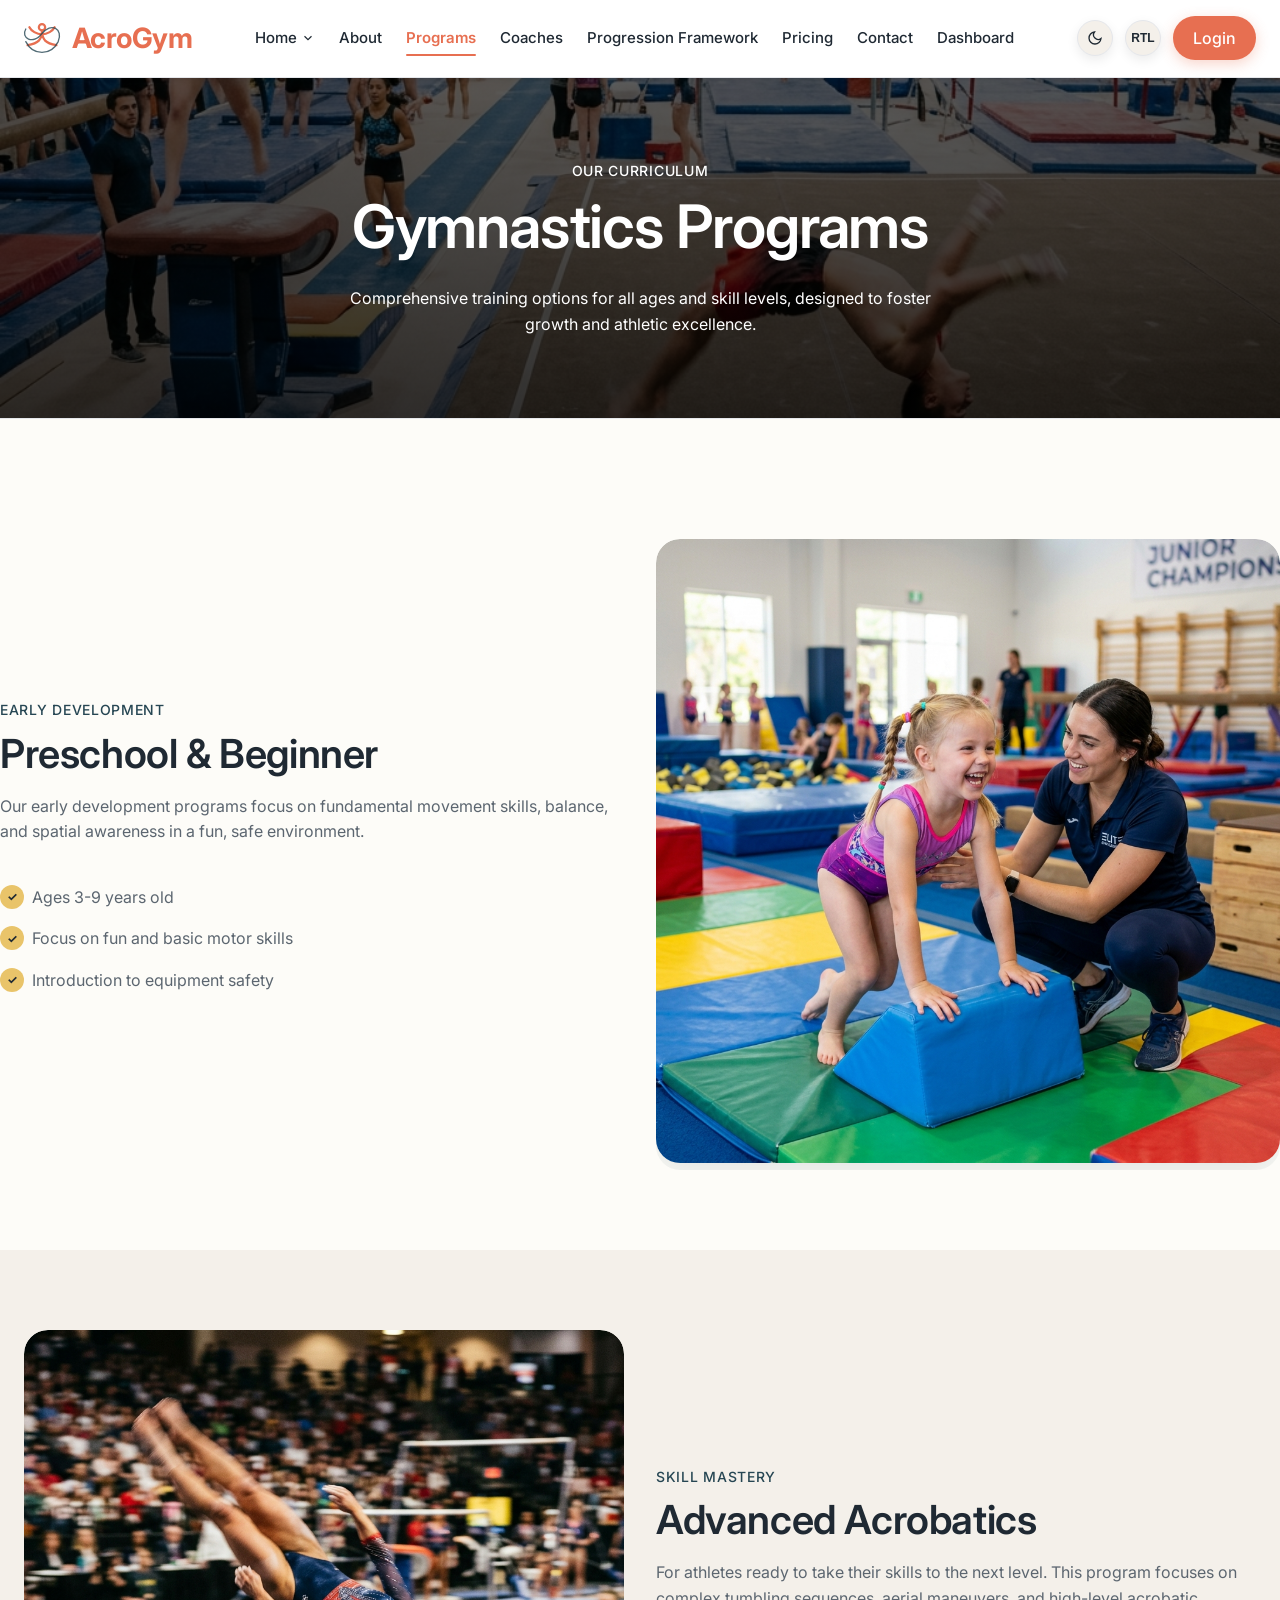
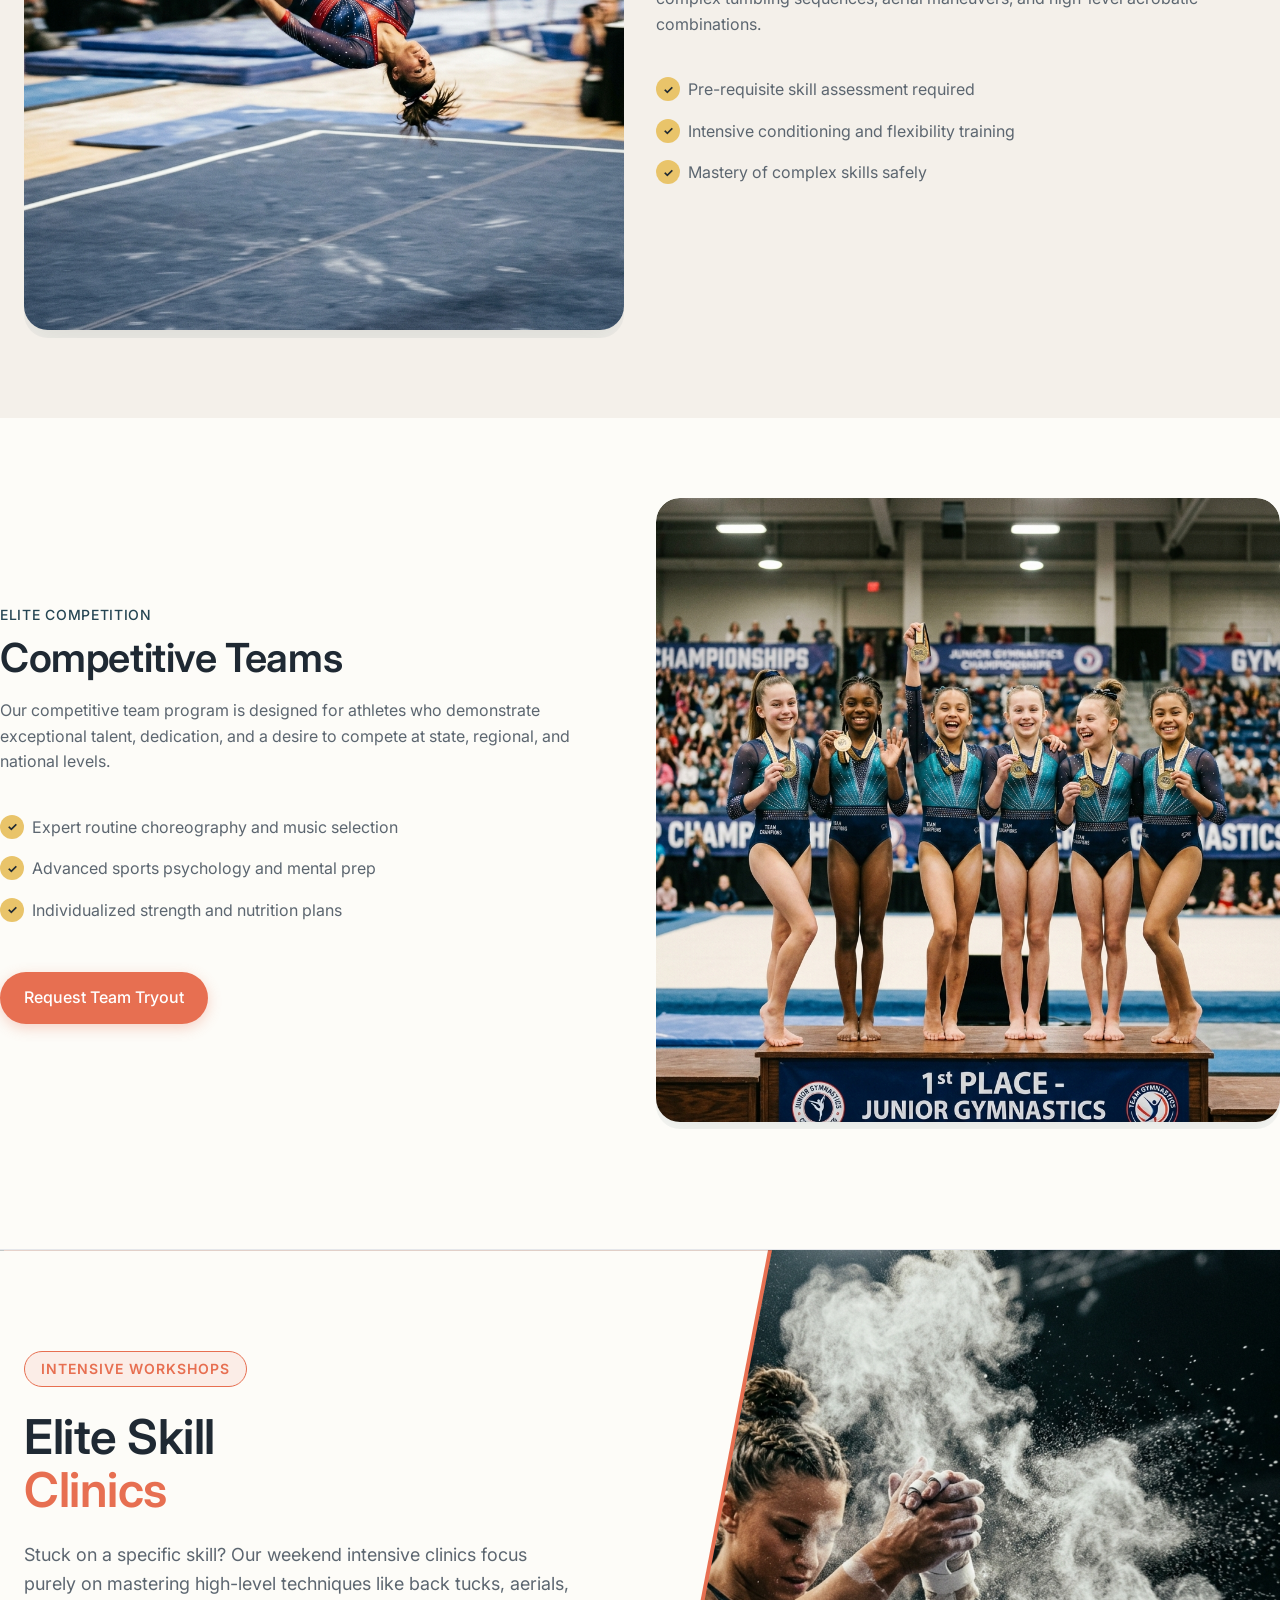
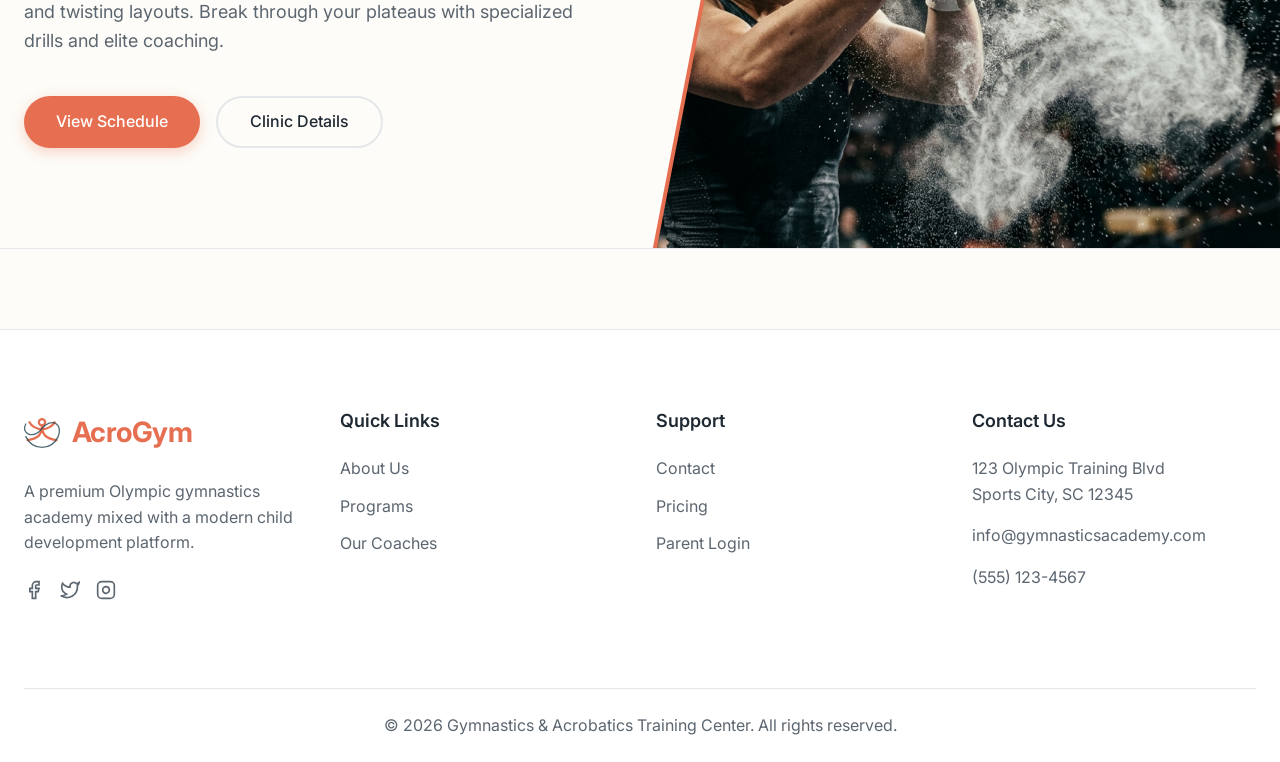
<file: programs.html>
<!DOCTYPE html>
<html lang="en" dir="ltr">
<head>
    <meta charset="UTF-8">
    <meta name="viewport" content="width=device-width, initial-width=1.0">
    <title>Programs | Gymnastics & Acrobatics Training Center</title>
    <link rel="icon" type="image/svg+xml" href="assets/images/favicon.svg">
    <link rel="stylesheet" href="assets/css/style.css">
    <link rel="stylesheet" href="assets/css/dark-mode.css">
    <link rel="stylesheet" href="assets/css/rtl.css">

</head>
<body>
<!-- Navbar -->
    <nav class="navbar">
        <div class="container navbar-container">
        <a href="index.html" class="nav-brand" style="text-decoration: none;">
            <svg class="brand-icon" width="36" height="36" viewBox="0 0 40 40" fill="none" xmlns="http://www.w3.org/2000/svg" style="margin-right: 12px; overflow: visible;">
    <!-- Elegant Continuous Line Art Gymnast -->
    <!-- Head -->
    <circle cx="20" cy="8" r="3.5" stroke="var(--primary-accent)" stroke-width="2.5" fill="none"/>
    <!-- Body and Limbs (Split Leap) -->
    <path d="M 20 11.5 C 20 22, 16 26, 4 28 M 20 11.5 C 20 22, 24 26, 36 28 M 20 16 C 14 16, 8 12, 6 8 M 20 16 C 26 16, 32 12, 34 8" stroke="var(--primary-accent)" stroke-width="2.5" stroke-linecap="round" stroke-linejoin="round"/>
    <!-- Swirling Ribbon Effect -->
    <path d="M 2 24 C 10 40, 30 40, 38 24 C 44 10, 30 2, 20 15 C 10 28, -4 20, 2 10" stroke="var(--secondary-accent)" stroke-width="1.5" stroke-linecap="round" stroke-linejoin="round" opacity="0.8"/>
</svg><span style="display: inline-flex; align-items: center; letter-spacing: -0.02em; font-weight: 700;">Acro<span style="color: var(--primary-accent);">Gym</span></span>
        </a>
        
        <div class="nav-links" style="display: none;">
            <div class="dropdown">
                <a href="#" class="nav-link dropdown-toggle">Home <svg width="14" height="14" viewBox="0 0 24 24" fill="none" stroke="currentColor" stroke-width="2"><polyline points="6 9 12 15 18 9"></polyline></svg></a>
                <div class="dropdown-menu">
                    <a href="index.html" class="dropdown-item">Home 1</a>
                    <a href="home-2.html" class="dropdown-item">Home 2</a>
                </div>
            </div>
            <a href="about.html" class="nav-link">About</a>
            <a href="programs.html" class="nav-link">Programs</a>
            <a href="coaches.html" class="nav-link">Coaches</a>
            <a href="progression-framework.html" class="nav-link">Progression Framework</a>
            <a href="pricing.html" class="nav-link">Pricing</a>
            <a href="contact.html" class="nav-link">Contact</a>
            <a href="dashboard.html" class="nav-link">Dashboard</a>
        </div>
        
        <div class="nav-actions">
            <button class="control-btn" id="theme-toggle" aria-label="Toggle Dark Mode" style="width: 36px; height: 36px;">
                <svg width="16" height="16" viewBox="0 0 24 24" fill="none" stroke="currentColor" stroke-width="2"><path d="M21 12.79A9 9 0 1 1 11.21 3 7 7 0 0 0 21 12.79z"></path></svg>
            </button>
            <button class="control-btn" id="rtl-toggle" aria-label="Toggle RTL" style="width: 36px; height: 36px; font-size: 12px; font-weight: 600;">RTL</button>
            <a href="login.html" class="btn btn-primary" style="height: 44px; padding: 0 20px;">Login</a>
            
            <button class="control-btn mobile-menu-btn" style="display: none; width: 36px; height: 36px;">
                <svg width="20" height="20" viewBox="0 0 24 24" fill="none" stroke="currentColor" stroke-width="2"><line x1="3" y1="12" x2="21" y2="12"></line><line x1="3" y1="6" x2="21" y2="6"></line><line x1="3" y1="18" x2="21" y2="18"></line></svg>
            </button>
        </div>
        </div>
    </nav>

    <style>
        @media (min-width: 1025px) {
            .nav-links { display: flex !important; }
            .mobile-menu-btn { display: none !important; }
            .nav-actions .nav-link { display: inline-flex !important; }
        }
        @media (max-width: 1024px) {
            .nav-links { display: none; }
            .mobile-menu-btn { display: flex !important; }
        }
    </style>

    

<header class="page-hero" style="text-align: center; padding-top: 160px; padding-bottom: 80px; background: linear-gradient(rgba(0, 0, 0, 0.6), rgba(0, 0, 0, 0.8)), url('assets/images/hero_bg_programs.png') center/cover no-repeat; color: white; border-bottom: 1px solid var(--border-color); margin-bottom: 40px;">
    <div class="container">
        <span class="subheading">Our Curriculum</span>
        <h1 style="margin-bottom: 24px;">Gymnastics Programs</h1>
        <p style="max-width: 600px; margin: 0 auto; color: rgba(255, 255, 255, 0.8);">Comprehensive training options for all ages and skill levels, designed to foster growth and athletic excellence.</p>
    </div>
</header>

<section class="section container">
    <div class="grid grid-cols-2 gap-8 items-center">
        <div class="text-content">
            <span class="subheading">Early Development</span>
            <h2>Preschool & Beginner</h2>
            <p>Our early development programs focus on fundamental movement skills, balance, and spatial awareness in a fun, safe environment.</p>
            <div style="text-align: start;">
                <ul class="custom-list" style="margin: 24px 0 0 0; display: inline-block; text-align: start;">
                    <li>Ages 3-9 years old</li>
                    <li>Focus on fun and basic motor skills</li>
                    <li>Introduction to equipment safety</li>
                </ul>
            </div>
        </div>
        <div class="image-reveal-wrapper">
            <img src="assets/images/preschool_gymnastics_1781703621250.png" alt="Preschool Gymnastics" class="rounded-image shadow-img" style="width: 100%; border-radius: var(--border-radius-lg);">
        </div>
    </div>
</section>

<section class="section" style="background: var(--secondary-bg);">
    <div class="container grid grid-cols-2 gap-8 items-center flex-md-col-reverse">
        <div class="image-reveal-wrapper" style="animation-delay: 0.2s;">
            <img src="assets/images/programs_advanced_acrobatics.png" alt="Advanced Acrobatics" class="rounded-image shadow-img" style="width: 100%; border-radius: var(--border-radius-lg);">
        </div>
        <div class="text-content">
            <span class="subheading">Skill Mastery</span>
            <h2>Advanced Acrobatics</h2>
            <p>For athletes ready to take their skills to the next level. This program focuses on complex tumbling sequences, aerial maneuvers, and high-level acrobatic combinations.</p>
            <div style="text-align: start;">
                <ul class="custom-list" style="margin: 24px 0 0 0; display: inline-block; text-align: start;">
                    <li>Pre-requisite skill assessment required</li>
                    <li>Intensive conditioning and flexibility training</li>
                    <li>Mastery of complex skills safely</li>
                </ul>
            </div>
        </div>
    </div>
</section>

<section class="section container">
    <div class="grid grid-cols-2 gap-8 items-center">
        <div class="text-content">
            <span class="subheading">Elite Competition</span>
            <h2>Competitive Teams</h2>
            <p>Our competitive team program is designed for athletes who demonstrate exceptional talent, dedication, and a desire to compete at state, regional, and national levels.</p>
            <div style="text-align: start;">
                <ul class="custom-list" style="margin: 24px 0 0 0; display: inline-block; text-align: start;">
                    <li>Expert routine choreography and music selection</li>
                    <li>Advanced sports psychology and mental prep</li>
                    <li>Individualized strength and nutrition plans</li>
                </ul>
            </div>
            <div style="text-align: start; margin-top: 32px;">
                <a href="contact.html" class="btn btn-primary" style="display: inline-flex; align-items: center; justify-content: center;">Request Team Tryout</a>
            </div>
        </div>
        <div class="image-reveal-wrapper" style="animation-delay: 0.4s;">
            <img src="assets/images/programs_competition_team.png" alt="Competition Team" class="rounded-image shadow-img" style="width: 100%; border-radius: var(--border-radius-lg);">
        </div>
    </div>
</section>

<!-- Elite Skill Clinics - Premium Unique Layout -->
<style>
    .clinic-section {
        position: relative; 
        overflow: hidden; 
        min-height: 600px; 
        display: flex; 
        align-items: center; 
        background-color: var(--text-primary);
        margin: 40px 0 80px 0;
        border-top: 1px solid var(--border-color);
        border-bottom: 1px solid var(--border-color);
    }
    .clinic-bg {
        position: absolute; 
        top: 0; 
        right: 0; 
        width: 60%; 
        height: 100%; 
        background-image: url('assets/images/chalk_dust_clap.png'); 
        background-size: cover; 
        background-position: center;
        transition: transform 8s ease-out;
        z-index: 0;
    }
    .clinic-section:hover .clinic-bg {
        transform: scale(1.05);
    }
    .clinic-overlay {
        position: absolute; 
        top: 0; 
        left: 0; 
        width: 60%; 
        height: 100%; 
        background: var(--primary-bg); 
        clip-path: polygon(0 0, 100% 0, 85% 100%, 0 100%); 
        z-index: 1;
        box-shadow: 20px 0 50px rgba(0,0,0,0.5);
    }
    .clinic-accent-line {
        position: absolute;
        top: 0;
        left: 0;
        width: 60%;
        height: 100%;
        background: var(--primary-accent);
        clip-path: polygon(0 0, 100% 0, 85% 100%, 0 100%); 
        z-index: 0;
        transform: translateX(4px);
    }
    .clinic-content {
        position: relative; 
        z-index: 2; 
        width: 100%;
    }
    .clinic-text {
        max-width: 45%;
    }
    
    @media (max-width: 1024px) {
        .clinic-text { max-width: 50%; }
    }
    
    /* RTL Adjustments */
    [dir="rtl"] .clinic-bg {
        right: auto;
        left: 0;
    }
    [dir="rtl"] .clinic-overlay {
        left: auto;
        right: 0;
        clip-path: polygon(0 0, 100% 0, 100% 100%, 15% 100%);
        box-shadow: -20px 0 50px rgba(0,0,0,0.5);
    }
    [dir="rtl"] .clinic-accent-line {
        left: auto;
        right: 0;
        clip-path: polygon(0 0, 100% 0, 100% 100%, 15% 100%);
        transform: translateX(-4px);
    }
    
    @media (max-width: 768px) {
        .clinic-bg { width: 100%; opacity: 0.3; }
        .clinic-overlay, .clinic-accent-line { display: none; }
        .clinic-section { background-color: var(--primary-bg); padding: 80px 0; min-height: auto; }
        .clinic-text { max-width: 100%; text-align: center; }
        .clinic-text .btn-group { justify-content: center; }
    }
</style>

<section class="clinic-section">
    <div class="clinic-bg"></div>
    <div class="clinic-accent-line"></div>
    <div class="clinic-overlay"></div>
    
    <div class="container clinic-content">
        <div class="clinic-text">
            <div style="display: inline-block; padding: 6px 16px; background: rgba(231,111,81,0.1); border: 1px solid var(--primary-accent); color: var(--primary-accent); border-radius: 20px; font-weight: 600; font-size: 14px; margin-bottom: 24px; text-transform: uppercase; letter-spacing: 1px;">Intensive Workshops</div>
            <h2 style="font-size: 48px; margin-bottom: 24px; line-height: 1.1;">Elite Skill<br><span style="color: var(--primary-accent);">Clinics</span></h2>
            <p style="font-size: 18px; color: var(--text-secondary); margin-bottom: 40px; line-height: 1.6;">Stuck on a specific skill? Our weekend intensive clinics focus purely on mastering high-level techniques like back tucks, aerials, and twisting layouts. Break through your plateaus with specialized drills and elite coaching.</p>
            
            <div class="btn-group" style="display: flex; gap: 16px; flex-wrap: wrap;">
                <a href="contact.html" class="btn btn-primary" style="padding: 14px 32px; font-size: 16px;">View Schedule</a>
                <a href="#" class="btn btn-outline" style="padding: 14px 32px; font-size: 16px;">Clinic Details</a>
            </div>
        </div>
    </div>
</section>
<footer style="background: var(--card-bg); padding: 80px 0 0 0; border-top: 1px solid var(--border-color);">
        <div class="container">
            <div class="grid grid-cols-4 gap-8">
                <div>
                    <a href="index.html" class="nav-brand" style="margin-bottom: 24px; text-decoration: none; display: flex;">
                        <svg class="brand-icon" width="36" height="36" viewBox="0 0 40 40" fill="none" xmlns="http://www.w3.org/2000/svg" style="margin-right: 12px; overflow: visible;">
    <!-- Elegant Continuous Line Art Gymnast -->
    <!-- Head -->
    <circle cx="20" cy="8" r="3.5" stroke="var(--primary-accent)" stroke-width="2.5" fill="none"/>
    <!-- Body and Limbs (Split Leap) -->
    <path d="M 20 11.5 C 20 22, 16 26, 4 28 M 20 11.5 C 20 22, 24 26, 36 28 M 20 16 C 14 16, 8 12, 6 8 M 20 16 C 26 16, 32 12, 34 8" stroke="var(--primary-accent)" stroke-width="2.5" stroke-linecap="round" stroke-linejoin="round"/>
    <!-- Swirling Ribbon Effect -->
    <path d="M 2 24 C 10 40, 30 40, 38 24 C 44 10, 30 2, 20 15 C 10 28, -4 20, 2 10" stroke="var(--secondary-accent)" stroke-width="1.5" stroke-linecap="round" stroke-linejoin="round" opacity="0.8"/>
</svg><span style="display: inline-flex; align-items: center; letter-spacing: -0.02em; font-weight: 700;">Acro<span style="color: var(--primary-accent);">Gym</span></span>
                    </a>
                    <p>A premium Olympic gymnastics academy mixed with a modern child development platform.</p>
                    <div class="social-icons" style="display: flex; gap: 16px; margin-top: 24px;">
                        <a href="#" class="social-icon" aria-label="Facebook"><svg width="20" height="20" viewBox="0 0 24 24" fill="none" stroke="currentColor" stroke-width="2"><path d="M18 2h-3a5 5 0 0 0-5 5v3H7v4h3v8h4v-8h3l1-4h-4V7a1 1 0 0 1 1-1h3z"></path></svg></a>
                        <a href="#" class="social-icon" aria-label="Twitter"><svg width="20" height="20" viewBox="0 0 24 24" fill="none" stroke="currentColor" stroke-width="2"><path d="M23 3a10.9 10.9 0 0 1-3.14 1.53 4.48 4.48 0 0 0-7.86 3v1A10.66 10.66 0 0 1 3 4s-4 9 5 13a11.64 11.64 0 0 1-7 2c9 5 20 0 20-11.5a4.5 4.5 0 0 0-.08-.83A7.72 7.72 0 0 0 23 3z"></path></svg></a>
                        <a href="#" class="social-icon" aria-label="Instagram"><svg width="20" height="20" viewBox="0 0 24 24" fill="none" stroke="currentColor" stroke-width="2"><rect x="2" y="2" width="20" height="20" rx="5" ry="5"></rect><path d="M16 11.37A4 4 0 1 1 12.63 8 4 4 0 0 1 16 11.37z"></path><line x1="17.5" y1="6.5" x2="17.51" y2="6.5"></line></svg></a>
                    </div>
                </div>
                <div>
                    <h3 style="font-size: 18px; margin-bottom: 24px;">Quick Links</h3>
                    <div style="display: flex; flex-direction: column; gap: 12px;">
                        <a href="about.html" style="color: var(--text-secondary);">About Us</a>
                        <a href="programs.html" style="color: var(--text-secondary);">Programs</a>
                        <a href="coaches.html" style="color: var(--text-secondary);">Our Coaches</a>
                    </div>
                </div>
                <div>
                    <h3 style="font-size: 18px; margin-bottom: 24px;">Support</h3>
                    <div style="display: flex; flex-direction: column; gap: 12px;">
                        <a href="contact.html" style="color: var(--text-secondary);">Contact</a>
                        <a href="pricing.html" style="color: var(--text-secondary);">Pricing</a>
                        <a href="login.html" style="color: var(--text-secondary);">Parent Login</a>
                    </div>
                </div>
                <div>
                    <h3 style="font-size: 18px; margin-bottom: 24px;">Contact Us</h3>
                    <p>123 Olympic Training Blvd<br>Sports City, SC 12345</p>
                    <p>info@gymnasticsacademy.com</p>
                    <p>(555) 123-4567</p>
                </div>
            </div>
            <div style="text-align: center; margin-top: 80px; padding: 24px 0; border-top: 1px solid var(--border-color); color: var(--text-secondary);">
                &copy; 2026 Gymnastics & Acrobatics Training Center. All rights reserved.
            </div>
        </div>
    </footer>

    <script src="assets/js/main.js"></script>


    <button id="back-to-top" aria-label="Back to top" class="back-to-top">
        <svg width="24" height="24" viewBox="0 0 24 24" fill="none" stroke="currentColor" stroke-width="2"><polyline points="18 15 12 9 6 15"></polyline></svg>
    </button>

</body>
</html>
</file>
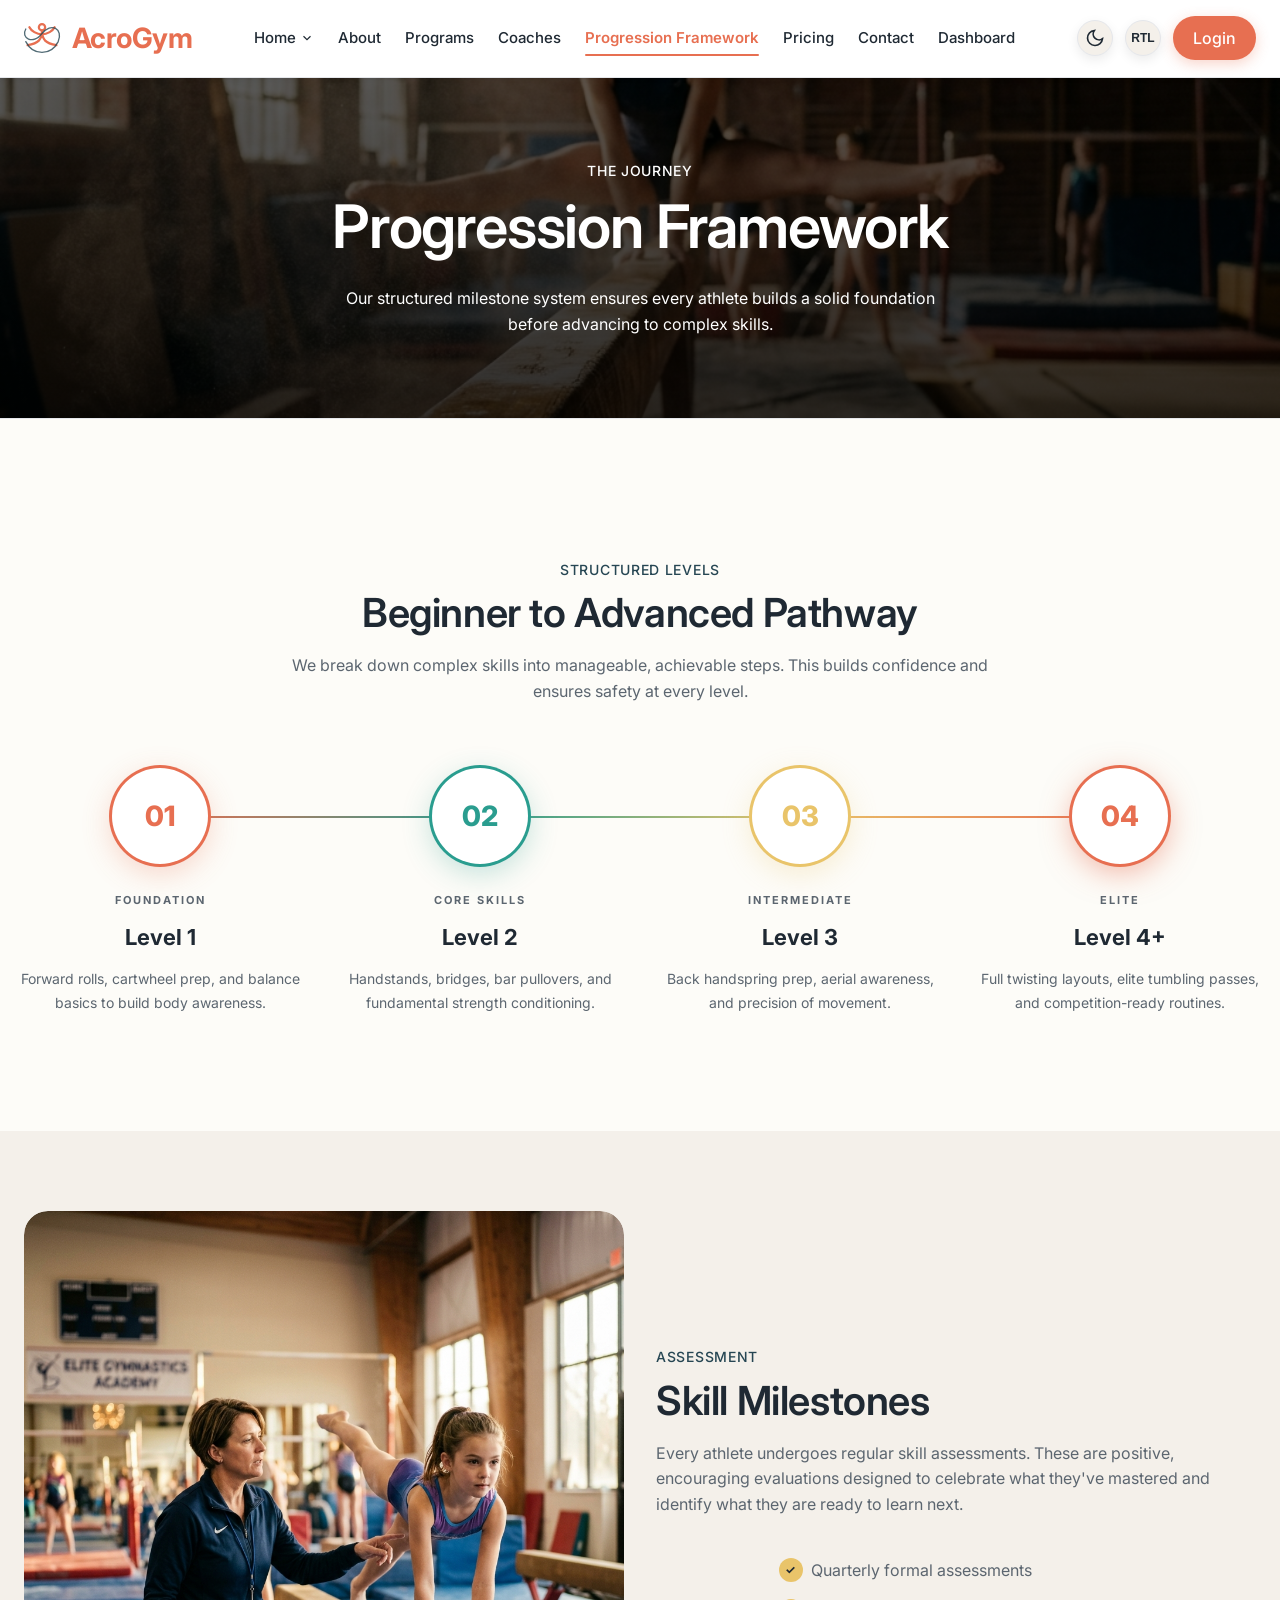
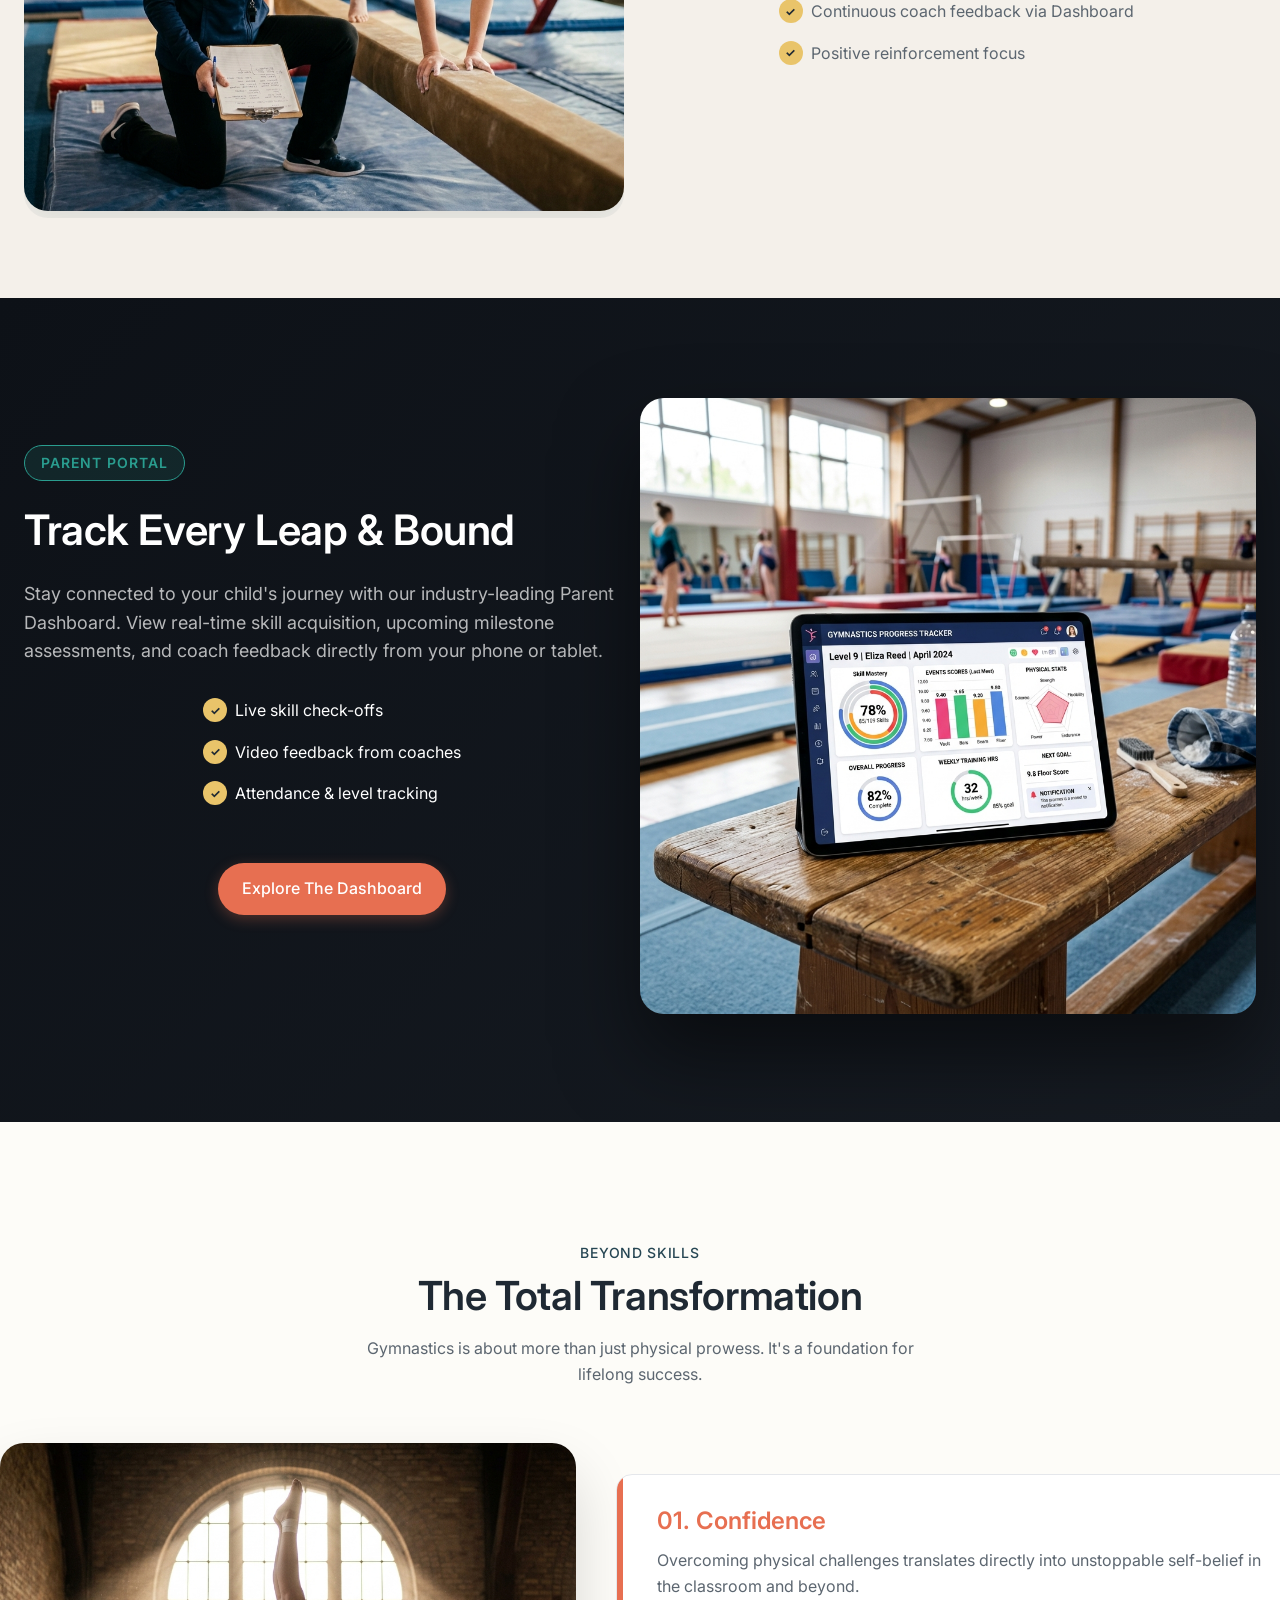
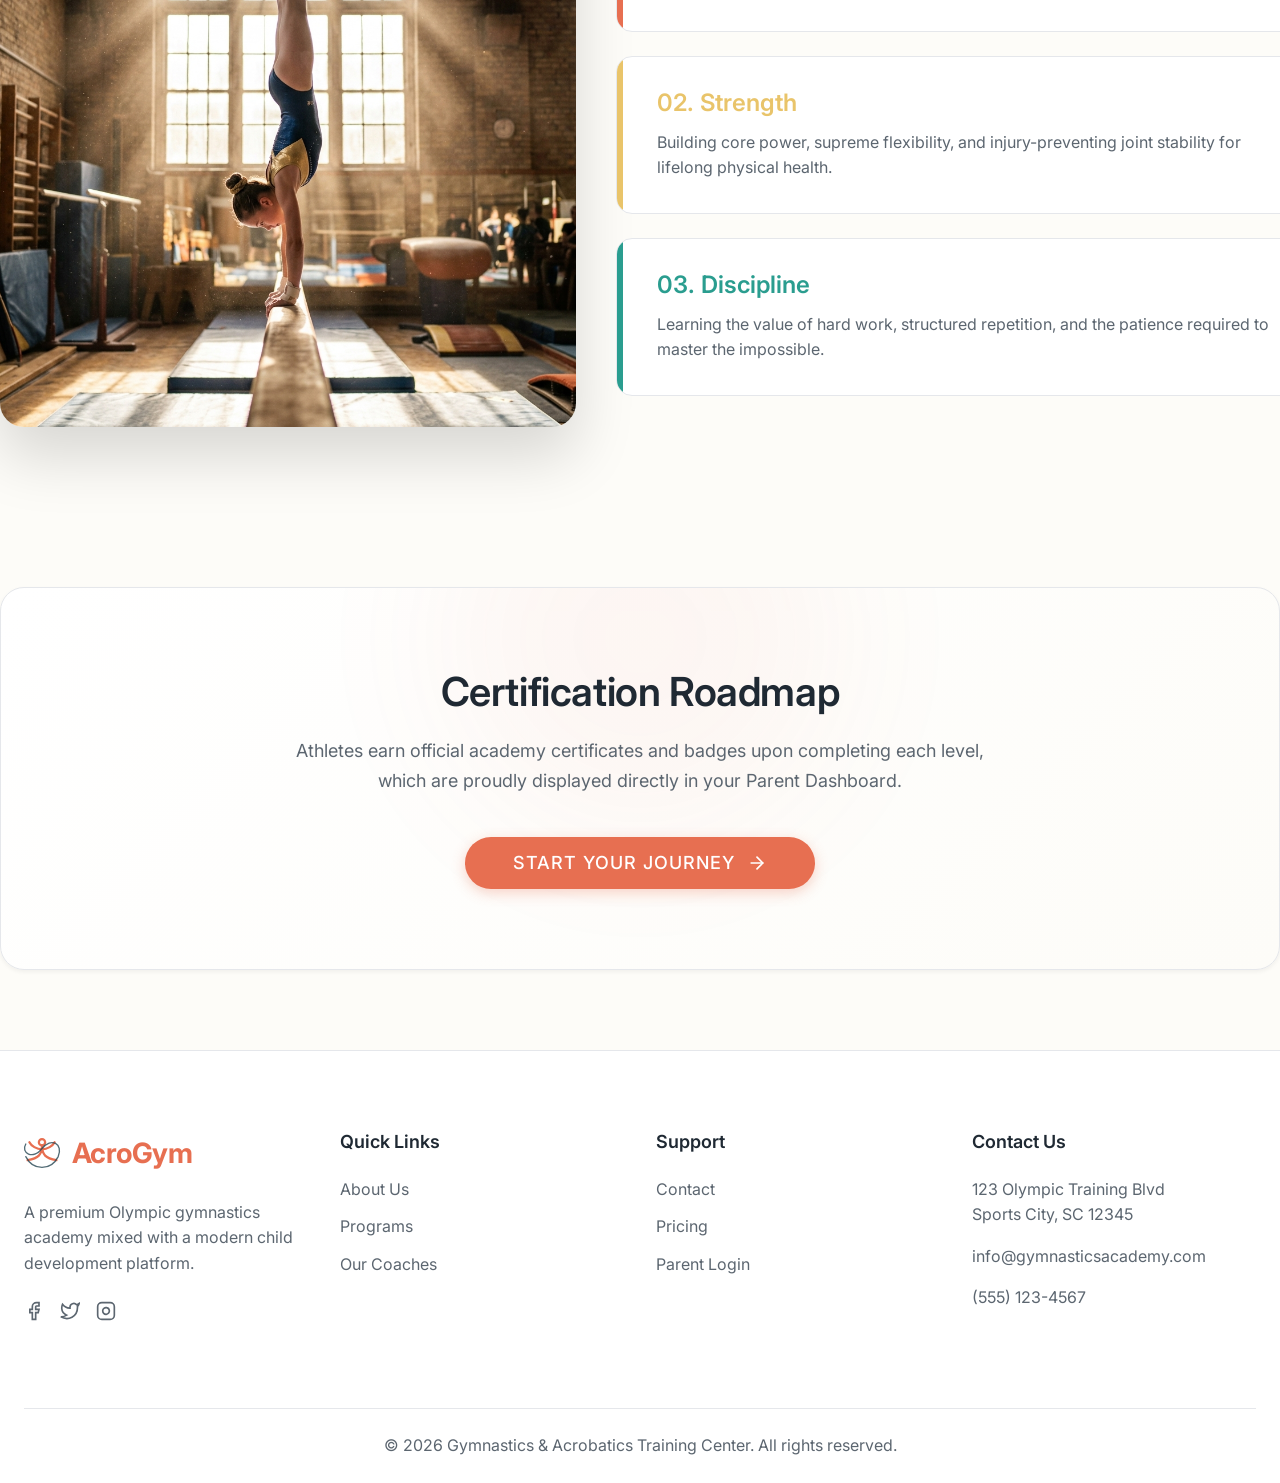
<file: progression-framework.html>
<!DOCTYPE html>
<html lang="en" dir="ltr" data-force-light>
<head>
    <meta charset="UTF-8">
    <meta name="viewport" content="width=device-width, initial-width=1.0">
    <title>Progression Framework | Gymnastics & Acrobatics Training Center</title>
    <link rel="icon" type="image/svg+xml" href="assets/images/favicon.svg">
    <link rel="stylesheet" href="assets/css/style.css">
    <link rel="stylesheet" href="assets/css/dark-mode.css">
    <link rel="stylesheet" href="assets/css/rtl.css">

</head>
<body>
<!-- Navbar -->
    <nav class="navbar">
        <div class="container navbar-container">
        <a href="index.html" class="nav-brand" style="text-decoration: none;">
            <svg class="brand-icon" width="36" height="36" viewBox="0 0 40 40" fill="none" xmlns="http://www.w3.org/2000/svg" style="margin-right: 12px; overflow: visible;">
    <!-- Elegant Continuous Line Art Gymnast -->
    <!-- Head -->
    <circle cx="20" cy="8" r="3.5" stroke="var(--primary-accent)" stroke-width="2.5" fill="none"/>
    <!-- Body and Limbs (Split Leap) -->
    <path d="M 20 11.5 C 20 22, 16 26, 4 28 M 20 11.5 C 20 22, 24 26, 36 28 M 20 16 C 14 16, 8 12, 6 8 M 20 16 C 26 16, 32 12, 34 8" stroke="var(--primary-accent)" stroke-width="2.5" stroke-linecap="round" stroke-linejoin="round"/>
    <!-- Swirling Ribbon Effect -->
    <path d="M 2 24 C 10 40, 30 40, 38 24 C 44 10, 30 2, 20 15 C 10 28, -4 20, 2 10" stroke="var(--secondary-accent)" stroke-width="1.5" stroke-linecap="round" stroke-linejoin="round" opacity="0.8"/>
</svg><span style="display: inline-flex; align-items: center; letter-spacing: -0.02em; font-weight: 700;">Acro<span style="color: var(--primary-accent);">Gym</span></span>
        </a>
        
        <div class="nav-links" style="display: none;">
            <div class="dropdown">
                <a href="#" class="nav-link dropdown-toggle">Home <svg width="14" height="14" viewBox="0 0 24 24" fill="none" stroke="currentColor" stroke-width="2"><polyline points="6 9 12 15 18 9"></polyline></svg></a>
                <div class="dropdown-menu">
                    <a href="index.html" class="dropdown-item">Home 1</a>
                    <a href="home-2.html" class="dropdown-item">Home 2</a>
                </div>
            </div>
            <a href="about.html" class="nav-link">About</a>
            <a href="programs.html" class="nav-link">Programs</a>
            <a href="coaches.html" class="nav-link">Coaches</a>
            <a href="progression-framework.html" class="nav-link">Progression Framework</a>
            <a href="pricing.html" class="nav-link">Pricing</a>
            <a href="contact.html" class="nav-link">Contact</a>
            <a href="dashboard.html" class="nav-link">Dashboard</a>
        </div>
        
        <div class="nav-actions">
            <button class="control-btn" id="theme-toggle" aria-label="Toggle Dark Mode" style="width: 36px; height: 36px;">
                <svg width="16" height="16" viewBox="0 0 24 24" fill="none" stroke="currentColor" stroke-width="2"><path d="M21 12.79A9 9 0 1 1 11.21 3 7 7 0 0 0 21 12.79z"></path></svg>
            </button>
            <button class="control-btn" id="rtl-toggle" aria-label="Toggle RTL" style="width: 36px; height: 36px; font-size: 12px; font-weight: 600;">RTL</button>
            <a href="login.html" class="btn btn-primary" style="height: 44px; padding: 0 20px;">Login</a>
            
            <button class="control-btn mobile-menu-btn" style="display: none; width: 36px; height: 36px;">
                <svg width="20" height="20" viewBox="0 0 24 24" fill="none" stroke="currentColor" stroke-width="2"><line x1="3" y1="12" x2="21" y2="12"></line><line x1="3" y1="6" x2="21" y2="6"></line><line x1="3" y1="18" x2="21" y2="18"></line></svg>
            </button>
        </div>
        </div>
    </nav>

    <style>
        @media (min-width: 1025px) {
            .nav-links { display: flex !important; }
            .mobile-menu-btn { display: none !important; }
            .nav-actions .nav-link { display: inline-flex !important; }
        }
        @media (max-width: 1024px) {
            .nav-links { display: none; }
            .mobile-menu-btn { display: flex !important; }
        }
    </style>

    

<header class="page-hero" style="text-align: center; padding-top: 160px; padding-bottom: 80px; background: linear-gradient(rgba(0, 0, 0, 0.6), rgba(0, 0, 0, 0.8)), url('assets/images/hero_bg_progression.png') center/cover no-repeat; color: white; border-bottom: 1px solid var(--border-color); margin-bottom: 40px;">
    <div class="container">
        <span class="subheading">The Journey</span>
        <h1 style="margin-bottom: 24px;">Progression Framework</h1>
        <p style="max-width: 600px; margin: 0 auto; color: rgba(255, 255, 255, 0.8);">Our structured milestone system ensures every athlete builds a solid foundation before advancing to complex skills.</p>
    </div>
</header>

<style>
    .pathway-section { padding: 100px 0; }
    .pathway-steps {
        display: grid;
        grid-template-columns: repeat(4, 1fr);
        gap: 0;
        position: relative;
        margin-top: 64px;
    }
    /* Connecting line across all cards */
    .pathway-steps::before {
        content: '';
        position: absolute;
        top: 48px;
        left: calc(12.5%);
        width: 75%;
        height: 2px;
        background: linear-gradient(to right, var(--primary-accent), var(--third-accent), var(--highlight), var(--primary-accent));
        z-index: 0;
    }
    .pathway-step {
        display: flex;
        flex-direction: column;
        align-items: center;
        text-align: center;
        padding: 0 20px;
        position: relative;
        z-index: 1;
    }
    .pathway-number {
        width: 96px;
        height: 96px;
        border-radius: 50%;
        display: flex;
        align-items: center;
        justify-content: center;
        font-size: 28px;
        font-weight: 800;
        margin-bottom: 28px;
        position: relative;
        border: 3px solid transparent;
        transition: transform 0.3s ease;
        background: var(--card-bg);
    }
    .pathway-step:hover .pathway-number { transform: scale(1.12); }
    .pathway-step:nth-child(1) .pathway-number { color: var(--primary-accent); box-shadow: 0 0 0 3px var(--primary-accent), 0 8px 30px rgba(231,111,81,0.3); }
    .pathway-step:nth-child(2) .pathway-number { color: var(--third-accent); box-shadow: 0 0 0 3px var(--third-accent), 0 8px 30px rgba(42,157,143,0.3); }
    .pathway-step:nth-child(3) .pathway-number { color: var(--highlight); box-shadow: 0 0 0 3px var(--highlight), 0 8px 30px rgba(233,196,106,0.3); }
    .pathway-step:nth-child(4) .pathway-number { color: var(--primary-accent); box-shadow: 0 0 0 3px var(--primary-accent), 0 8px 30px rgba(231,111,81,0.5); }
    .pathway-label {
        font-size: 11px;
        font-weight: 700;
        text-transform: uppercase;
        letter-spacing: 2px;
        margin-bottom: 10px;
        color: var(--text-secondary);
    }
    .pathway-title {
        font-size: 22px;
        font-weight: 700;
        margin-bottom: 12px;
        color: var(--text-primary);
    }
    .pathway-desc {
        font-size: 14px;
        color: var(--text-secondary);
        line-height: 1.7;
    }
    @media (max-width: 768px) {
        .pathway-steps { grid-template-columns: 1fr 1fr; gap: 40px; }
        .pathway-steps::before { display: none; }
    }
    @media (max-width: 480px) {
        .pathway-steps { grid-template-columns: 1fr; }
    }
</style>

<section class="section container pathway-section" style="text-align: center;">
    <span class="subheading">Structured Levels</span>
    <h2 style="text-align: center;">Beginner to Advanced Pathway</h2>
    <p style="max-width: 700px; margin: 16px auto 0; color: var(--text-secondary); text-align: center;">We break down complex skills into manageable, achievable steps. This builds confidence and ensures safety at every level.</p>

    <div class="pathway-steps">
        <div class="pathway-step">
            <div class="pathway-number">01</div>
            <span class="pathway-label">Foundation</span>
            <p class="pathway-title">Level 1</p>
            <p class="pathway-desc">Forward rolls, cartwheel prep, and balance basics to build body awareness.</p>
        </div>
        <div class="pathway-step">
            <div class="pathway-number">02</div>
            <span class="pathway-label">Core Skills</span>
            <p class="pathway-title">Level 2</p>
            <p class="pathway-desc">Handstands, bridges, bar pullovers, and fundamental strength conditioning.</p>
        </div>
        <div class="pathway-step">
            <div class="pathway-number">03</div>
            <span class="pathway-label">Intermediate</span>
            <p class="pathway-title">Level 3</p>
            <p class="pathway-desc">Back handspring prep, aerial awareness, and precision of movement.</p>
        </div>
        <div class="pathway-step">
            <div class="pathway-number">04</div>
            <span class="pathway-label">Elite</span>
            <p class="pathway-title">Level 4+</p>
            <p class="pathway-desc">Full twisting layouts, elite tumbling passes, and competition-ready routines.</p>
        </div>
    </div>
</section>

<section class="section" style="background: var(--secondary-bg);">
    <div class="container grid grid-cols-2 gap-8 items-center">
        <div class="image-reveal-wrapper">
            <img src="assets/images/skill_assessment_coach.png" alt="Coach assessing gymnast skill milestones" class="rounded-image shadow-img" style="width: 100%; border-radius: var(--border-radius-lg);">
        </div>
        <div class="text-content">
            <span class="subheading">Assessment</span>
            <h2>Skill Milestones</h2>
            <p>Every athlete undergoes regular skill assessments. These are positive, encouraging evaluations designed to celebrate what they've mastered and identify what they are ready to learn next.</p>
            <div style="text-align: center;">
                <ul class="custom-list" style="margin: 24px auto 0; display: inline-block; text-align: left;">
                    <li>Quarterly formal assessments</li>
                    <li>Continuous coach feedback via Dashboard</li>
                    <li>Positive reinforcement focus</li>
                </ul>
            </div>
        </div>
    </div>
</section>

<!-- Digital Tracking Section -->
<style>
    .digital-tracking-section {
        background: linear-gradient(135deg, #0d1117 0%, #161b22 100%);
        padding: 100px 0;
        position: relative;
        overflow: hidden;
        color: white;
    }
    .glowing-orb {
        position: absolute;
        width: 600px;
        height: 600px;
        background: radial-gradient(circle, rgba(231,111,81,0.15) 0%, transparent 70%);
        top: 50%;
        right: 0;
        transform: translateY(-50%);
        z-index: 0;
        pointer-events: none;
    }
    .floating-tablet {
        position: relative;
        z-index: 2;
        width: 100%;
        border-radius: 24px;
        box-shadow: 0 40px 80px rgba(0,0,0,0.5);
        animation: floatDevice 6s ease-in-out infinite;
    }
    @keyframes floatDevice {
        0%, 100% { transform: translateY(0); }
        50% { transform: translateY(-20px); }
    }
</style>

<section class="digital-tracking-section">
    <div class="glowing-orb"></div>
    <div class="container grid grid-cols-2 gap-12 items-center">
        <div class="text-content" style="position: relative; z-index: 2; margin-bottom: 60px;">
            <div style="display: inline-block; padding: 6px 16px; background: rgba(42,157,143,0.15); border: 1px solid var(--third-accent); color: var(--third-accent); border-radius: 20px; font-weight: 600; font-size: 14px; margin-bottom: 24px; text-transform: uppercase; letter-spacing: 1px;">Parent Portal</div>
            <h2 style="font-size: 42px; margin-bottom: 24px; color: white;">Track Every Leap & Bound</h2>
            <p style="font-size: 18px; color: rgba(255,255,255,0.7); margin-bottom: 32px; line-height: 1.6;">Stay connected to your child's journey with our industry-leading Parent Dashboard. View real-time skill acquisition, upcoming milestone assessments, and coach feedback directly from your phone or tablet.</p>
            <div style="text-align: center;">
                <ul class="custom-list" style="margin: 0 auto 40px; display: inline-block; text-align: left;">
                    <li style="color: white;">Live skill check-offs</li>
                    <li style="color: white;">Video feedback from coaches</li>
                    <li style="color: white;">Attendance & level tracking</li>
                </ul>
            </div>
            <div style="text-align: center;">
                <a href="login.html" class="btn btn-primary" style="display: inline-flex; align-items: center; justify-content: center;">Explore The Dashboard</a>
            </div>
        </div>
        <div>
            <img src="assets/images/tablet_dashboard.png" alt="Digital Progress Dashboard" class="floating-tablet">
        </div>
    </div>
</section>

<!-- Transformation Asymmetric Section -->
<style>
    .transformation-section {
        padding: 120px 0 80px 0;
        background: var(--bg-color);
    }
    .feature-bento-grid {
        display: grid;
        grid-template-columns: 45% 55%;
        gap: 40px;
        align-items: stretch;
    }
    .bento-image-wrapper {
        border-radius: 24px;
        overflow: hidden;
        position: relative;
        box-shadow: 0 30px 60px rgba(0,0,0,0.15);
        height: 100%;
        min-height: 500px;
    }
    .bento-image-wrapper img {
        width: 100%;
        height: 100%;
        object-fit: cover;
        transition: transform 0.8s ease;
    }
    .bento-image-wrapper:hover img {
        transform: scale(1.03);
    }
    .bento-cards-container {
        display: flex;
        flex-direction: column;
        gap: 24px;
        justify-content: center;
    }
    .solid-bento-card {
        background: var(--card-bg);
        border: 1px solid var(--border-color);
        padding: 32px 32px 32px 40px;
        border-radius: 16px;
        transition: transform 0.3s ease, box-shadow 0.3s ease;
        position: relative;
        overflow: hidden;
    }
    .solid-bento-card::before {
        content: '';
        position: absolute;
        top: 0; left: 0; width: 6px; height: 100%;
    }
    .solid-bento-card.c1::before { background: var(--primary-accent); }
    .solid-bento-card.c2::before { background: var(--highlight); }
    .solid-bento-card.c3::before { background: var(--third-accent); }
    
    .solid-bento-card:hover {
        transform: translateX(10px);
        box-shadow: 0 15px 30px rgba(0,0,0,0.08);
    }
    
    @media (max-width: 992px) {
        .feature-bento-grid { grid-template-columns: 1fr; }
        .bento-image-wrapper { min-height: 400px; }
        .solid-bento-card:hover { transform: translateY(-5px); }
    }
</style>

<section class="transformation-section container">
    <div style="text-align: center; margin-bottom: 56px;">
        <span class="subheading">Beyond Skills</span>
        <h2>The Total Transformation</h2>
        <p style="max-width: 600px; margin: 0 auto; color: var(--text-secondary);">Gymnastics is about more than just physical prowess. It's a foundation for lifelong success.</p>
    </div>
    
    <div class="feature-bento-grid">
        <div class="bento-image-wrapper">
            <img src="assets/images/handstand_beam.png" alt="Gymnast performing handstand on beam">
        </div>
        
        <div class="bento-cards-container">
            <div class="solid-bento-card c1">
                <h3 style="color: var(--primary-accent); margin-bottom: 12px; font-size: 24px;">01. Confidence</h3>
                <p style="margin: 0; color: var(--text-secondary); font-size: 16px; line-height: 1.6;">Overcoming physical challenges translates directly into unstoppable self-belief in the classroom and beyond.</p>
            </div>
            <div class="solid-bento-card c2">
                <h3 style="color: var(--highlight); margin-bottom: 12px; font-size: 24px;">02. Strength</h3>
                <p style="margin: 0; color: var(--text-secondary); font-size: 16px; line-height: 1.6;">Building core power, supreme flexibility, and injury-preventing joint stability for lifelong physical health.</p>
            </div>
            <div class="solid-bento-card c3">
                <h3 style="color: var(--third-accent); margin-bottom: 12px; font-size: 24px;">03. Discipline</h3>
                <p style="margin: 0; color: var(--text-secondary); font-size: 16px; line-height: 1.6;">Learning the value of hard work, structured repetition, and the patience required to master the impossible.</p>
            </div>
        </div>
    </div>
</section>

<style>
    @media (max-width: 600px) {
        .cert-card { padding: 60px 20px !important; }
        .cert-btn { padding: 14px 20px !important; font-size: 15px !important; width: 100%; white-space: nowrap; }
    }
</style>
<section class="section container">
    <div class="card shadow-lg cert-card" style="padding: 80px 40px; background: linear-gradient(135deg, var(--card-bg) 0%, var(--primary-bg) 100%); border: 1px solid var(--border-color); text-align: center; position: relative; overflow: hidden;">
        
        <!-- Decorative Glow -->
        <div style="position: absolute; width: 400px; height: 400px; background: var(--primary-accent); opacity: 0.05; filter: blur(80px); top: -150px; left: 50%; transform: translateX(-50%); border-radius: 50%; pointer-events: none; z-index: 0;"></div>
        
        <div style="position: relative; z-index: 1; max-width: 700px; margin: 0 auto;">
            <h2 style="font-size: 40px; margin-bottom: 20px; text-align: center;">Certification Roadmap</h2>
            <p style="font-size: 18px; color: var(--text-secondary); line-height: 1.7; margin-bottom: 40px; text-align: center;">Athletes earn official academy certificates and badges upon completing each level, which are proudly displayed directly in your Parent Dashboard.</p>
            
            <a href="register.html" class="btn btn-primary cert-btn" style="padding: 16px 48px; font-size: 18px; display: inline-flex; align-items: center; justify-content: center; gap: 12px; border-radius: 50px; text-transform: uppercase; letter-spacing: 1px;">
                Start Your Journey
                <svg width="20" height="20" viewBox="0 0 24 24" fill="none" stroke="currentColor" stroke-width="2" stroke-linecap="round" stroke-linejoin="round"><line x1="5" y1="12" x2="19" y2="12"></line><polyline points="12 5 19 12 12 19"></polyline></svg>
            </a>
        </div>
    </div>
</section>
<footer style="background: var(--card-bg); padding: 80px 0 0 0; border-top: 1px solid var(--border-color);">
        <div class="container">
            <div class="grid grid-cols-4 gap-8">
                <div>
                    <a href="index.html" class="nav-brand" style="margin-bottom: 24px; text-decoration: none; display: flex;">
                        <svg class="brand-icon" width="36" height="36" viewBox="0 0 40 40" fill="none" xmlns="http://www.w3.org/2000/svg" style="margin-right: 12px; overflow: visible;">
    <!-- Elegant Continuous Line Art Gymnast -->
    <!-- Head -->
    <circle cx="20" cy="8" r="3.5" stroke="var(--primary-accent)" stroke-width="2.5" fill="none"/>
    <!-- Body and Limbs (Split Leap) -->
    <path d="M 20 11.5 C 20 22, 16 26, 4 28 M 20 11.5 C 20 22, 24 26, 36 28 M 20 16 C 14 16, 8 12, 6 8 M 20 16 C 26 16, 32 12, 34 8" stroke="var(--primary-accent)" stroke-width="2.5" stroke-linecap="round" stroke-linejoin="round"/>
    <!-- Swirling Ribbon Effect -->
    <path d="M 2 24 C 10 40, 30 40, 38 24 C 44 10, 30 2, 20 15 C 10 28, -4 20, 2 10" stroke="var(--secondary-accent)" stroke-width="1.5" stroke-linecap="round" stroke-linejoin="round" opacity="0.8"/>
</svg><span style="display: inline-flex; align-items: center; letter-spacing: -0.02em; font-weight: 700;">Acro<span style="color: var(--primary-accent);">Gym</span></span>
                    </a>
                    <p>A premium Olympic gymnastics academy mixed with a modern child development platform.</p>
                    <div class="social-icons" style="display: flex; gap: 16px; margin-top: 24px;">
                        <a href="#" class="social-icon" aria-label="Facebook"><svg width="20" height="20" viewBox="0 0 24 24" fill="none" stroke="currentColor" stroke-width="2"><path d="M18 2h-3a5 5 0 0 0-5 5v3H7v4h3v8h4v-8h3l1-4h-4V7a1 1 0 0 1 1-1h3z"></path></svg></a>
                        <a href="#" class="social-icon" aria-label="Twitter"><svg width="20" height="20" viewBox="0 0 24 24" fill="none" stroke="currentColor" stroke-width="2"><path d="M23 3a10.9 10.9 0 0 1-3.14 1.53 4.48 4.48 0 0 0-7.86 3v1A10.66 10.66 0 0 1 3 4s-4 9 5 13a11.64 11.64 0 0 1-7 2c9 5 20 0 20-11.5a4.5 4.5 0 0 0-.08-.83A7.72 7.72 0 0 0 23 3z"></path></svg></a>
                        <a href="#" class="social-icon" aria-label="Instagram"><svg width="20" height="20" viewBox="0 0 24 24" fill="none" stroke="currentColor" stroke-width="2"><rect x="2" y="2" width="20" height="20" rx="5" ry="5"></rect><path d="M16 11.37A4 4 0 1 1 12.63 8 4 4 0 0 1 16 11.37z"></path><line x1="17.5" y1="6.5" x2="17.51" y2="6.5"></line></svg></a>
                    </div>
                </div>
                <div>
                    <h3 style="font-size: 18px; margin-bottom: 24px;">Quick Links</h3>
                    <div style="display: flex; flex-direction: column; gap: 12px;">
                        <a href="about.html" style="color: var(--text-secondary);">About Us</a>
                        <a href="programs.html" style="color: var(--text-secondary);">Programs</a>
                        <a href="coaches.html" style="color: var(--text-secondary);">Our Coaches</a>
                    </div>
                </div>
                <div>
                    <h3 style="font-size: 18px; margin-bottom: 24px;">Support</h3>
                    <div style="display: flex; flex-direction: column; gap: 12px;">
                        <a href="contact.html" style="color: var(--text-secondary);">Contact</a>
                        <a href="pricing.html" style="color: var(--text-secondary);">Pricing</a>
                        <a href="login.html" style="color: var(--text-secondary);">Parent Login</a>
                    </div>
                </div>
                <div>
                    <h3 style="font-size: 18px; margin-bottom: 24px;">Contact Us</h3>
                    <p>123 Olympic Training Blvd<br>Sports City, SC 12345</p>
                    <p>info@gymnasticsacademy.com</p>
                    <p>(555) 123-4567</p>
                </div>
            </div>
            <div style="text-align: center; margin-top: 80px; padding: 24px 0; border-top: 1px solid var(--border-color); color: var(--text-secondary);">
                &copy; 2026 Gymnastics & Acrobatics Training Center. All rights reserved.
            </div>
        </div>
    </footer>

    <script src="assets/js/main.js"></script>


    <button id="back-to-top" aria-label="Back to top" class="back-to-top">
        <svg width="24" height="24" viewBox="0 0 24 24" fill="none" stroke="currentColor" stroke-width="2"><polyline points="18 15 12 9 6 15"></polyline></svg>
    </button>

</body>
</html>
</file>
<file: assets/css/style.css>
@import url('https://fonts.googleapis.com/css2?family=Inter:wght@400;500;600&display=swap');

:root {
    --primary-bg: #FDFCF8;
    --secondary-bg: #F4F0EA;
    --card-bg: #FFFFFF;
    --primary-accent: #E76F51;
    --secondary-accent: #264653;
    --third-accent: #2A9D8F;
    --highlight: #E9C46A;
    --text-primary: #1F2933;
    --text-secondary: #5C6670;
    --border-color: #E5E7EB;
    
    --font-family: 'Inter', sans-serif;
    --transition-fast: 0.2s ease;
    --transition-normal: 0.3s ease;
    --transition-slow: 0.5s ease;
    
    --border-radius: 12px;
    --border-radius-lg: 24px;
    --border-radius-full: 9999px;
    
    --shadow-sm: 0 2px 4px rgba(0, 0, 0, 0.05);
    --shadow-md: 0 4px 12px rgba(0, 0, 0, 0.08);
    --shadow-lg: 0 12px 32px rgba(38, 70, 83, 0.12);
}

/* Reset */
* {
    margin: 0;
    padding: 0;
    box-sizing: border-box;
}

*, *::before, *::after {
    box-sizing: border-box;
}

body {
    font-family: var(--font-family);
    background-color: var(--primary-bg);
    color: var(--text-primary);
    overflow-x: hidden;
    line-height: 1.6;
    font-weight: 400;
}

/* Typography Hierarchy */
h1, h2, h3, h4, h5, h6 {
    font-weight: 600;
    line-height: 1.2;
    color: var(--text-primary);
    margin-bottom: 1rem;
}

h1 {
    font-size: 60px;
    letter-spacing: -0.02em;
}

h2 {
    font-size: 40px;
    letter-spacing: -0.01em;
}

h3 {
    font-size: 30px;
}

p {
    font-weight: 400;
    color: var(--text-secondary);
    margin-bottom: 1rem;
}

.subheading {
    font-weight: 500;
    color: var(--secondary-accent);
    text-transform: uppercase;
    letter-spacing: 0.05em;
    font-size: 14px;
    margin-bottom: 0.5rem;
    display: block;
}

a {
    text-decoration: none;
    color: var(--primary-accent);
    transition: color var(--transition-fast);
}

/* Responsive Typography */
@media (max-width: 1024px) {
    .container {
        padding-left: 24px !important;
        padding-right: 24px !important;
        width: 100%;
    }
    .section-title, .hero-content, .page-header, .about-content, .text-content, .contact-info, .pricing-header, .card, .bento-content, .stat-item, .sticky-sidebar, .glass-card, .glass-card-info, .curriculum-pane-header, .step-item, .glass-testimonial {
        text-align: center !important;
        align-items: center !important;
    }
    .section-title p, .hero-content p, .page-header p, .about-content p, .text-content p, .contact-info p, .pricing-header p, .subheading {
        margin-left: auto !important;
        margin-right: auto !important;
        text-align: center !important;
    }
    h1, h2, h3 {
        text-align: center !important;
    }
    p {
        text-align: center;
    }
    .btn-group {
        justify-content: center !important;
        width: 100%;
    }
    footer h3, footer p, footer .social-icons, footer .nav-brand {
        text-align: left !important;
        justify-content: flex-start !important;
        align-items: flex-start !important;
    }
    .grid-cols-3 {
        display: flex;
        flex-wrap: wrap;
        justify-content: center;
    }
    .grid-cols-3 > * {
        flex: 1 1 calc(50% - 32px);
        max-width: calc(50% - 16px);
        min-width: 280px;
    }
    h1 { font-size: 48px; }
    h2 { font-size: 36px; }
    h3 { font-size: 26px; }
    .center-mobile { text-align: center; }
    .hero-actions { flex-direction: column !important; width: 100% !important; gap: 16px !important; }
    .hero-actions .btn { width: 100% !important; margin: 0 !important; }
    .step-item { justify-content: center !important; flex-direction: column !important; }
    .dashboard-text-wrapper { text-align: center !important; }
    .dashboard-text-wrapper ul { align-items: center !important; }
}

@media (max-width: 768px) {
    h1 { font-size: 38px; }
    h2 { font-size: 30px; }
    h3 { font-size: 22px; }
    

}

/* Layout Utilities */
.container {
    max-width: 1280px;
    margin: 0 auto;
    padding: 0 24px;
    width: 100%;
}

.section {
    padding: 80px 0;
}

.flex { display: flex; }
.flex-col { display: flex; flex-direction: column; }
.items-center { align-items: center; }
.justify-center { justify-content: center; }
.justify-between { justify-content: space-between; }
.gap-4 { gap: 1rem; }
.gap-6 { gap: 1.5rem; }
.gap-8 { gap: 2rem; }

.grid { display: grid; }
.grid-cols-2 { grid-template-columns: repeat(2, 1fr); }
.grid-cols-3 { grid-template-columns: repeat(3, 1fr); }
.grid-cols-4 { grid-template-columns: repeat(4, 1fr); }

@media (max-width: 768px) {
    .container {
        padding-left: 20px !important;
        padding-right: 20px !important;
        width: 100%;
    }
    .grid-cols-2, .grid-cols-3, .grid-cols-4 {
        grid-template-columns: 1fr;
    }
    .flex-md-col {
        flex-direction: column;
    }
    .card {
        padding: 20px;
    }
    
    /* Schedule Calendar Mobile Optimizations */
    #schedule .card > div[style*="flex-direction: column"] > div > div:first-child {
        width: 72px !important;
        padding: 12px 8px !important;
    }
    #schedule .card > div[style*="flex-direction: column"] > div > div:first-child span:first-child {
        font-size: 18px !important;
    }
    #schedule .card > div[style*="flex-direction: column"] > div > div:first-child span:last-child {
        font-size: 12px !important;
    }
    #schedule .card > div[style*="flex-direction: column"] > div > div:last-child {
        padding: 12px !important;
    }
    #schedule .card > div[style*="flex-direction: column"] > div > div:last-child h4 {
        font-size: 15px !important;
    }
    #schedule .card > div[style*="flex-direction: column"] > div > div:last-child p {
        font-size: 12px !important;
    }
}

/* Button System */
.btn {
    display: inline-flex;
    align-items: center;
    justify-content: center;
    padding: 0 24px;
    height: 52px;
    border-radius: var(--border-radius-full);
    font-weight: 500;
    font-size: 16px;
    cursor: pointer;
    transition: all var(--transition-normal);
    border: none;
    outline: none;
}

.btn-primary {
    background-color: var(--primary-accent);
    color: #FFFFFF;
    box-shadow: 0 4px 14px rgba(231, 111, 81, 0.3);
}

.btn-primary:hover {
    background-color: var(--primary-accent); filter: brightness(0.9);
    transform: translateY(-2px);
    box-shadow: 0 6px 20px rgba(231, 111, 81, 0.4);
    color: #FFFFFF;
}

.btn-secondary {
    background-color: var(--secondary-accent);
    color: #FFFFFF;
}

.btn-secondary:hover {
    background-color: var(--secondary-accent); filter: brightness(0.9);
    transform: translateY(-2px);
    color: #FFFFFF;
}

.btn-outline {
    background-color: transparent;
    border: 2px solid var(--border-color);
    color: var(--text-primary);
}

.btn-outline:hover {
    border-color: var(--primary-accent);
    color: var(--primary-accent);
}

.btn-block {
    width: 100%;
}

/* Forms */
.form-group {
    margin-bottom: 1.5rem;
    display: flex;
    flex-direction: column;
}

.form-label {
    font-weight: 500;
    margin-bottom: 0.5rem;
    color: var(--text-primary);
    font-size: 14px;
}

.form-control {
    width: 100%;
    height: 52px;
    padding: 0 16px;
    border: 1px solid var(--border-color);
    border-radius: var(--border-radius);
    background-color: var(--card-bg);
    color: var(--text-primary);
    font-family: var(--font-family);
    font-size: 16px;
    transition: border-color var(--transition-fast), box-shadow var(--transition-fast);
}

.form-control:focus {
    outline: none;
    border-color: var(--primary-accent);
    box-shadow: 0 0 0 4px rgba(231, 111, 81, 0.1);
}

.form-control::placeholder {
    color: var(--text-secondary);
}

/* Cards */
.card {
    background-color: var(--card-bg);
    border-radius: var(--border-radius-lg);
    padding: 32px;
    box-shadow: var(--shadow-sm);
    border: 1px solid var(--border-color);
    transition: transform var(--transition-normal), box-shadow var(--transition-normal);
    height: 100%;
    display: flex;
    flex-direction: column;
}

.card:hover {
    transform: translateY(-8px);
    box-shadow: var(--shadow-lg);
}

.card-img-top {
    width: 100%;
    height: 240px;
    object-fit: cover;
    border-radius: calc(var(--border-radius-lg) - 8px) calc(var(--border-radius-lg) - 8px) 0 0;
    margin: -32px -32px 24px -32px;
    width: calc(100% + 64px);
}

/* Auth Pages Specific */
.auth-wrapper {
    min-height: 100vh;
    display: flex;
    align-items: center;
    justify-content: center;
    padding: 24px;
    background-color: var(--secondary-bg);
    position: relative;
}

.auth-card {
    width: 100%;
    max-width: 500px;
    background: var(--card-bg);
    border-radius: var(--border-radius-lg);
    padding: 48px;
    box-shadow: var(--shadow-lg);
    position: relative;
    z-index: 10;
}

.auth-logo {
    text-align: center;
    margin-bottom: 32px;
}

.auth-logo h2 {
    font-size: 24px;
    margin-bottom: 0;
    color: var(--secondary-accent);
}

.auth-logo span {
    color: var(--primary-accent);
}

.social-login {
    display: flex;
    flex-direction: column;
    gap: 12px;
    margin-bottom: 24px;
}

.btn-social {
    background-color: transparent;
    border: 1.5px solid var(--border-color);
    color: var(--text-primary);
    display: flex;
    align-items: center;
    justify-content: center;
    gap: 12px;
    font-weight: 500;
    transition: background-color 0.25s ease, border-color 0.25s ease, color 0.25s ease, transform 0.2s ease, box-shadow 0.25s ease;
}

.btn-social:hover {
    background-color: var(--primary-accent);
    border-color: var(--primary-accent);
    color: white;
    box-shadow: 0 6px 20px rgba(231, 111, 81, 0.35);
    transform: translateY(-2px);
}
.btn-social:hover img {
    filter: brightness(0) invert(1);
}

.btn-social img {
    width: 20px;
    height: 20px;
}

.auth-divider {
    display: flex;
    align-items: center;
    text-align: center;
    color: var(--text-secondary);
    font-size: 14px;
    margin: 24px 0;
}

.auth-divider::before,
.auth-divider::after {
    content: '';
    flex: 1;
    border-bottom: 1px solid var(--border-color);
}

.auth-divider:not(:empty)::before {
    margin-right: .25em;
}

.auth-divider:not(:empty)::after {
    margin-left: .25em;
}

.password-input-wrapper {
    position: relative;
}

.password-toggle {
    position: absolute;
    right: 16px;
    top: 50%;
    transform: translateY(-50%);
    cursor: pointer;
    color: var(--text-secondary);
    background: none;
    border: none;
    padding: 0;
}

.auth-actions {
    display: flex;
    justify-content: space-between;
    align-items: center;
    margin-bottom: 24px;
    font-size: 14px;
}

.checkbox-wrapper {
    display: flex;
    align-items: center;
    gap: 8px;
}

.checkbox-wrapper input[type="checkbox"] {
    width: 16px;
    height: 16px;
    accent-color: var(--primary-accent);
}

.auth-footer {
    text-align: center;
    margin-top: 24px;
    font-size: 14px;
    color: var(--text-secondary);
}

/* Auth page links hover — brand accent color */
.auth-footer a,
.auth-actions a,
.auth-card a {
    color: var(--primary-accent);
    text-decoration: none;
    transition: color 0.2s ease, opacity 0.2s ease;
}

.auth-footer a:hover,
.auth-actions a:hover,
.auth-card a:hover {
    color: var(--secondary-accent);
    text-decoration: underline;
    opacity: 0.9;
}

/* Floating Controls */
.floating-controls {
    position: fixed;
    top: 24px;
    right: 24px;
    display: flex;
    gap: 12px;
    z-index: 100;
}

.control-btn {
    width: 44px;
    height: 44px;
    border-radius: 50%;
    background: var(--card-bg);
    border: 1px solid var(--border-color);
    color: var(--text-primary);
    display: flex;
    align-items: center;
    justify-content: center;
    cursor: pointer;
    box-shadow: var(--shadow-md);
    transition: all var(--transition-fast);
}

.control-btn:hover {
    transform: translateY(-2px);
    box-shadow: var(--shadow-lg);
}

@media (max-width: 768px) {
    .auth-wrapper {
        padding: 80px 16px 24px 16px;
    }
    .auth-card {
        padding: 32px 20px;
    }
    .floating-controls {
        top: 16px;
        right: 16px;
    }
    .btn-social {
        font-size: 14px;
        padding: 0 16px;
    }
    .auth-actions {
        font-size: 13px;
        flex-wrap: nowrap;
    }
    .auth-actions a {
        font-size: 13px !important;
        white-space: nowrap;
    }
    .checkbox-wrapper span {
        font-size: 13px;
        white-space: nowrap;
    }
    .auth-footer {
        font-size: 13px;
        white-space: nowrap;
    }
}

/* Navigation */
.navbar {
    position: fixed;
    top: 0;
    left: 0;
    width: 100%;
    background: var(--card-bg);
    border-bottom: 1px solid var(--border-color);
    padding: 16px 0;
    z-index: 1000;
    box-shadow: var(--shadow-sm);
}

.navbar-container {
    display: flex;
    justify-content: space-between;
    align-items: center;
    width: 100%;
}

.nav-brand {
    font-size: 28px;
    font-weight: 700;
    color: var(--secondary-accent);
    display: flex;
    align-items: center;
}

.nav-brand span {
    color: var(--primary-accent);
}

.nav-links {
    display: flex;
    gap: 24px;
    align-items: center;
}

.nav-link {
    color: var(--text-primary);
    font-weight: 500;
    font-size: 15px;
}

.nav-link:hover {
    color: var(--primary-accent);
}

.nav-link.active {
    color: var(--primary-accent);
    position: relative;
    font-weight: 600;
}

.nav-link.active::after {
    content: '';
    position: absolute;
    bottom: -6px;
    left: 0;
    width: 100%;
    height: 2px;
    background-color: var(--primary-accent);
    border-radius: 2px;
}

.nav-actions {
    display: flex;
    gap: 12px;
    align-items: center;
}

/* --- Mobile Menu Styles & Overrides --- */
@media (min-width: 1025px) {
    .nav-links { display: flex !important; }
    .mobile-menu-btn { display: none !important; }
    .mobile-actions-wrapper { display: none !important; }
}

@media (max-width: 1024px) {
    .nav-links {
        display: none !important;
        position: absolute;
        top: 100%;
        left: 0;
        width: 100%;
        background-color: var(--card-bg);
        flex-direction: column;
        padding: 20px;
        box-shadow: 0 10px 20px rgba(0,0,0,0.1);
        z-index: 1000;
        align-items: flex-start;
        border-top: 1px solid var(--border-color);
    }
    .nav-links.active {
        display: flex !important;
    }
    .mobile-menu-btn {
        display: inline-flex !important;
    }
    .nav-actions > *:not(.mobile-menu-btn) {
        display: none !important;
    }
    .mobile-actions-wrapper {
        display: flex;
        flex-wrap: wrap;
        gap: 12px;
        width: 100%;
        margin-top: 20px;
        padding-top: 20px;
        border-top: 1px solid var(--border-color);
        align-items: center;
    }
}
/* -------------------------------------- */

.dashboard-icon-link,
.control-btn {
    width: 38px;
    height: 38px;
    border-radius: 50%;
    border: 1.5px solid var(--border-color);
    background: var(--secondary-bg);
    color: var(--text-primary);
    display: inline-flex;
    align-items: center;
    justify-content: center;
    cursor: pointer;
    font-size: 13px;
    font-weight: 700;
    transition: background var(--transition-fast), color var(--transition-fast), border-color var(--transition-fast), transform var(--transition-fast), box-shadow var(--transition-fast);
    text-decoration: none;
    padding: 0;
    line-height: 1;
    flex-shrink: 0;
}

.dashboard-icon-link:hover,
.control-btn:hover {
    background: var(--primary-accent);
    color: white;
    border-color: var(--primary-accent);
    transform: translateY(-2px);
    box-shadow: 0 4px 14px rgba(231, 111, 81, 0.35);
}

/* Hero Section */
.hero {
    min-height: 100vh;
    padding-top: 120px;
    display: flex;
    align-items: center;
    position: relative;
    overflow: hidden;
}

.hero-content {
    max-width: 600px;
    position: relative;
    z-index: 10;
}

.hero-image-wrapper {
    position: absolute;
    right: 0;
    top: 0;
    width: 50%;
    height: 100%;
    clip-path: polygon(10% 0, 100% 0, 100% 100%, 0 100%);
}

.hero-image {
    width: 100%;
    height: 100%;
    object-fit: cover;
}

@media (max-width: 1024px) {
    .hero-image-wrapper {
        position: relative;
        width: 100%;
        height: 400px;
        clip-path: none;
        border-radius: var(--border-radius-lg);
        margin-top: 40px;
    }
    .hero {
        flex-direction: column;
        justify-content: center;
        text-align: center;
        padding-top: 100px;
    }
    .hero-content {
        max-width: 100%;
        display: flex;
        flex-direction: column;
        align-items: center;
    }
    .hero-actions {
        justify-content: center;
    }
}

/* Dashboard Layout */
.dashboard-layout {
    display: flex;
    min-height: 100vh;
    background-color: var(--secondary-bg);
}

.dashboard-sidebar {
    width: 280px;
    background: var(--card-bg);
    border-right: 1px solid var(--border-color);
    display: flex;
    flex-direction: column;
    position: fixed;
    top: 0;
    bottom: 0;
    left: 0;
    z-index: 1000;
    transition: transform var(--transition-normal);
}

.dashboard-logo {
    padding: 24px;
    border-bottom: 1px solid var(--border-color);
}

.dashboard-logo h2 {
    font-size: 20px;
    margin-bottom: 0;
    color: var(--secondary-accent);
    display: flex;
    align-items: center;
}

.dashboard-logo span {
    color: var(--primary-accent);
}

.sidebar-nav {
    padding: 24px 16px;
    flex: 1;
    overflow-y: auto;
    display: flex;
    flex-direction: column;
}

.sidebar-nav-link {
    display: flex;
    align-items: center;
    gap: 12px;
    padding: 12px 16px;
    color: var(--text-secondary);
    text-decoration: none;
    border-radius: var(--border-radius);
    margin-bottom: 8px;
    font-weight: 500;
    transition: all var(--transition-fast);
}

.sidebar-nav-link:hover, .sidebar-nav-link.active {
    background: rgba(231, 111, 81, 0.1);
    color: var(--primary-accent);
}

.sidebar-nav-link svg {
    width: 20px;
    height: 20px;
}

.dashboard-main {
    flex: 1;
    margin-left: 280px;
    padding: 112px 48px 32px;
    transition: margin var(--transition-normal);
}

.dashboard-header {
    position: fixed;
    top: 0;
    right: 0;
    width: calc(100% - 280px);
    height: 80px;
    background: var(--card-bg);
    border-bottom: 1px solid var(--border-color);
    z-index: 90;
    padding: 0 48px;
    display: flex;
    justify-content: space-between;
    align-items: center;
    transition: width var(--transition-normal);
}

.dashboard-title h1 {
    font-size: 24px;
    margin-bottom: 2px;
}

.dashboard-title p {
    font-size: 14px;
    margin-bottom: 0;
}

.header-actions {
    display: flex;
    align-items: center;
    gap: 16px;
}

.profile-widget {
    display: flex;
    align-items: center;
    gap: 12px;
    padding: 8px 16px;
    background: var(--card-bg);
    border: 1px solid var(--border-color);
    border-radius: var(--border-radius-full);
    cursor: pointer;
}

.profile-avatar {
    width: 32px;
    height: 32px;
    border-radius: 50%;
    background: var(--primary-accent);
    color: #fff;
    display: flex;
    align-items: center;
    justify-content: center;
    font-weight: 600;
    font-size: 14px;
}

.tab-content {
    position: relative;
}

.tab-pane {
    display: none;
    animation: fadeIn var(--transition-normal);
}

.tab-pane.active {
    display: block;
}

@keyframes fadeIn {
    from { opacity: 0; transform: translateY(10px); }
    to { opacity: 1; transform: translateY(0); }
}

/* Dashboard Specific UI */
.stat-card {
    padding: 24px;
    display: flex;
    align-items: center;
    gap: 20px;
}

.stat-icon {
    width: 56px;
    height: 56px;
    border-radius: 16px;
    background: rgba(231, 111, 81, 0.1);
    color: var(--primary-accent);
    display: flex;
    align-items: center;
    justify-content: center;
}

.stat-icon svg {
    width: 28px;
    height: 28px;
}

.stat-info h3 {
    font-size: 28px;
    margin-bottom: 4px;
    color: var(--text-primary);
}

.stat-info p {
    margin-bottom: 0;
    font-size: 14px;
}

@media (max-width: 768px) {
    .stat-card {
        flex-direction: column;
        align-items: center;
        text-align: center;
        padding: 24px 16px;
        gap: 12px;
    }
    .stat-info {
        text-align: center;
    }
    /* Override the flex layout applied at 1024px — force true single column */
    #overview > div:first-child {
        display: flex !important;
        flex-direction: column !important;
        align-items: stretch !important;
        flex-wrap: nowrap !important;
        gap: 16px !important;
    }
    #overview > div:first-child > * {
        flex: none !important;
        width: 100% !important;
        max-width: 100% !important;
        min-width: 0 !important;
    }
}

.table-responsive {
    overflow-x: auto;
    max-width: 100%;
    width: 100%;
}

.table {
    width: 100%;
    border-collapse: collapse;
}

.table th, .table td {
    padding: 16px;
    text-align: left;
    border-bottom: 1px solid var(--border-color);
}

.table th {
    font-weight: 600;
    color: var(--text-secondary);
    background: var(--secondary-bg);
    white-space: nowrap;
}

.table td {
    white-space: nowrap;
}

@media (max-width: 768px) {
    .table-responsive {
        -webkit-overflow-scrolling: touch;
        border-radius: var(--border-radius);
    }
    .table th,
    .table td {
        padding: 12px 10px;
        font-size: 13px;
    }
    .table-responsive {
        display: block;
        overflow-x: auto;
        max-width: 100%;
    }
    .table {
        min-width: 480px;
    }
}

.badge {
    padding: 4px 12px;
    border-radius: var(--border-radius-full);
    font-size: 12px;
    font-weight: 600;
    white-space: nowrap;
}

.badge-success {
    background: rgba(42, 157, 143, 0.1);
    color: var(--third-accent);
}

.badge-warning {
    background: rgba(233, 196, 106, 0.1);
    color: var(--highlight);
}

/* Mobile Dashboard */
#sidebar-toggle {
    display: none;
    background: none;
    border: none;
    color: var(--text-primary);
    cursor: pointer;
}

@media (max-width: 1024px) {
    .dashboard-layout {
        background-color: var(--primary-bg);
    }

    .dashboard-sidebar {
        transform: translateX(-100%);
    }
    
    .dashboard-sidebar.active {
        transform: translateX(0);
    }
    
    .dashboard-main {
        margin-left: 0;
        padding: 104px 16px 24px;
    }
    
    .dashboard-layout,
    .dashboard-main {
        overflow-x: hidden;
        max-width: 100vw;
    }

    .dashboard-header {
        width: 100vw;
        max-width: 100%;
        padding: 0 16px;
    }
    
    .dashboard-header > div:first-child {
        gap: 8px;
        min-width: 0;
        flex: 1;
    }

    .dashboard-title {
        display: flex;
        flex-direction: column;
        justify-content: center;
        min-width: 0;
        flex: 1;
    }

    .dashboard-title h1 {
        font-size: 16px;
        line-height: 1.2;
        margin-bottom: 2px;
        white-space: nowrap;
        overflow: hidden;
        text-overflow: ellipsis;
    }
    
    .dashboard-title p {
        font-size: 11px;
        line-height: 1.2;
        white-space: nowrap;
        margin-bottom: 0;
        overflow: hidden;
        text-overflow: ellipsis;
    }

    .header-actions {
        gap: 8px !important;
        flex-shrink: 0;
    }

    .control-btn {
        width: 32px !important;
        height: 32px !important;
    }

    .profile-avatar {
        width: 32px;
        height: 32px;
    }

    .profile-widget {
        margin-left: 0 !important;
    }

    #sidebar-toggle {
        display: block;
    }

    .profile-widget span {
        display: none;
    }

    .profile-widget {
        background: transparent;
        border: none;
        padding: 0;
    }
}

[dir="rtl"] .dashboard-sidebar {
    left: auto;
    right: 0;
    border-right: none;
    border-left: 1px solid var(--border-color);
}

[dir="rtl"] .dashboard-main {
    margin-left: 0;
    margin-right: 280px;
}

[dir="rtl"] .dashboard-header {
    left: 0;
    right: auto;
}

@media (max-width: 1024px) {
    [dir="rtl"] .dashboard-sidebar {
        transform: translateX(100%);
    }
    [dir="rtl"] .dashboard-sidebar.active {
        transform: translateX(0);
    }
    [dir="rtl"] .dashboard-main {
        margin-right: 0;
    }
}

/* Social Icons & Footer Links */
.social-icon {
    color: var(--text-secondary);
    transition: color var(--transition-fast), transform var(--transition-fast);
}

.social-icon:hover {
    color: var(--primary-accent) !important;
    transform: translateY(-2px);
}

footer a {
    transition: color var(--transition-fast), transform var(--transition-fast);
    display: inline-block;
}

footer a:hover {
    color: var(--primary-accent) !important;
    transform: translateX(4px);
}

footer .social-icon:hover {
    transform: translateY(-4px) translateX(0);
}

/* Back to Top */
.back-to-top {
    position: fixed;
    bottom: 32px;
    right: 32px;
    width: 48px;
    height: 48px;
    background: var(--primary-accent);
    color: white;
    border: none;
    border-radius: 50%;
    display: flex;
    align-items: center;
    justify-content: center;
    cursor: pointer;
    box-shadow: var(--shadow-md);
    opacity: 0;
    visibility: hidden;
    transform: translateY(20px);
    transition: all var(--transition-normal);
    z-index: 999;
}

.back-to-top.visible {
    opacity: 1;
    visibility: visible;
    transform: translateY(0);
}

.back-to-top:hover {
    background: var(--primary-accent); filter: brightness(0.9);
    transform: translateY(-4px);
    box-shadow: var(--shadow-lg);
}

[dir="rtl"] .back-to-top {
    right: auto;
    left: 32px;
}

/* Dropdown Menu */
.dropdown {
    position: relative;
    display: inline-block;
}

.dropdown-toggle {
    display: flex;
    align-items: center;
    gap: 4px;
}

.dropdown-menu {
    position: absolute;
    top: 100%;
    left: 0;
    min-width: 160px;
    background-color: var(--card-bg);
    border: 1px solid var(--border-color);
    border-radius: var(--border-radius);
    box-shadow: var(--shadow-md);
    padding: 8px 0;
    opacity: 0;
    visibility: hidden;
    transform: translateY(10px);
    transition: all var(--transition-fast);
    z-index: 1000;
}

.dropdown:hover .dropdown-menu {
    opacity: 1;
    visibility: visible;
    transform: translateY(0);
}

.dropdown-item {
    display: block;
    padding: 8px 24px;
    color: var(--text-primary);
    text-decoration: none;
    transition: background-color var(--transition-fast), color var(--transition-fast);
    font-weight: 500;
    font-size: 14px;
}

.dropdown-item:hover, .dropdown-item.active {
    background-color: var(--secondary-bg);
    color: var(--primary-accent);
}

[dir="rtl"] .dropdown-menu {
    left: auto;
    right: 0;
}



/* Stats Container Responsive Overrides */
@media (max-width: 1024px) {
    .stats-container {
        grid-template-columns: repeat(4, 1fr) !important;
    }
}
@media (max-width: 600px) {
    .stats-container {
        grid-template-columns: repeat(2, 1fr) !important;
    }
}

/* MERGED FROM home.css */
/* home.css */

/* Hero Animation #1: Skill Progression Journey */
.hero-journey {
    position: relative;
    z-index: 1;
}

.hero-badges {
    position: absolute;
    top: 0;
    left: 0;
    width: 100%;
    height: 100%;
    pointer-events: none;
    z-index: 20;
}

.floating-badge {
    position: absolute;
    background: rgba(255, 255, 255, 0.9);
    backdrop-filter: blur(8px);
    border: 1px solid var(--border-color);
    padding: 12px 20px;
    border-radius: var(--border-radius-full);
    display: flex;
    align-items: center;
    gap: 12px;
    box-shadow: var(--shadow-lg);
    animation: float 6s ease-in-out infinite;
}

.floating-badge.b1 { top: 20%; right: 10%; animation-delay: 0s; }
.floating-badge.b2 { top: 50%; right: 30%; animation-delay: 2s; }
.floating-badge.b3 { bottom: 20%; right: 15%; animation-delay: 4s; }

[data-theme="dark"] .floating-badge {
    background: rgba(23, 33, 43, 0.9);
}

.badge-icon {
    width: 32px;
    height: 32px;
    border-radius: 50%;
    background: var(--highlight);
    color: var(--text-primary);
    display: flex;
    align-items: center;
    justify-content: center;
}

.badge-text {
    font-weight: 600;
    font-size: 14px;
    color: var(--text-primary);
}

.motion-trail {
    position: absolute;
    width: 200%;
    height: 200%;
    top: -50%;
    left: -50%;
    background: radial-gradient(circle, rgba(231,111,81,0.05) 0%, rgba(253,252,248,0) 70%);
    z-index: -1;
    animation: spin 20s linear infinite;
}

@keyframes float {
    0% { transform: translateY(0px); }
    50% { transform: translateY(-15px); }
    100% { transform: translateY(0px); }
}

@keyframes spin {
    100% { transform: rotate(360deg); }
}

/* Sections */
.section-title {
    text-align: center;
    margin-bottom: 64px;
}

.section-title h2 {
    margin-bottom: 16px;
}

.section-title p {
    max-width: 600px;
    margin: 0 auto;
}

/* Program Cards */
.program-card {
    text-align: center;
}

.program-card h3 {
    margin-bottom: 12px;
}

.program-card p {
    margin-bottom: 24px;
}

.program-card .btn {
    width: 100%;
}

/* Timeline */
.timeline {
    position: relative;
    max-width: 800px;
    margin: 0 auto;
}

.timeline::before {
    content: '';
    position: absolute;
    top: 0;
    bottom: 0;
    left: 50%;
    width: 2px;
    background: linear-gradient(to bottom, 
        var(--border-color) 0%, 
        var(--border-color) 40%, 
        var(--primary-accent) 50%, 
        var(--border-color) 60%, 
        var(--border-color) 100%);
    background-size: 100% 300%;
    transform: translateX(-50%);
    animation: pulseLine 3s linear infinite;
}

@keyframes pulseLine {
    0% { background-position: 0% 0%; }
    100% { background-position: 0% 100%; }
}

.timeline-item {
    display: flex;
    justify-content: space-between;
    align-items: center;
    margin-bottom: 48px;
    position: relative;
}

.timeline-item:nth-child(even) {
    flex-direction: row-reverse;
}

.timeline-content {
    width: 45%;
    background: var(--card-bg);
    padding: 32px;
    border-radius: var(--border-radius-lg);
    box-shadow: var(--shadow-sm);
    border: 1px solid var(--border-color);
    position: relative;
    overflow: hidden;
    cursor: pointer;
    transition: transform var(--transition-fast);
}

.timeline-content:hover, .timeline-content:active {
    transform: translateY(-4px);
}

.timeline-content::before {
    content: '';
    position: absolute;
    top: -50%;
    left: -50%;
    width: 200%;
    height: 200%;
    background: conic-gradient(transparent, rgba(231, 111, 81, 0.2), var(--primary-accent), transparent 30%);
    animation: borderSpin 4s linear infinite;
    opacity: 0;
    transition: opacity var(--transition-fast);
    z-index: 0;
}

.timeline-content::after {
    content: '';
    position: absolute;
    inset: 2px;
    background: var(--card-bg);
    border-radius: calc(var(--border-radius-lg) - 2px);
    z-index: 1;
}

.timeline-content > * {
    position: relative;
    z-index: 2;
}

.timeline-content:hover::before,
.timeline-content:active::before {
    opacity: 1;
}

@keyframes borderSpin {
    100% { transform: rotate(360deg); }
}

.timeline-dot {
    position: absolute;
    left: 50%;
    top: 50%;
    transform: translate(-50%, -50%);
    width: 24px;
    height: 24px;
    background: var(--primary-accent);
    border: 4px solid var(--primary-bg);
    border-radius: 50%;
    z-index: 2;
    transition: transform var(--transition-fast), box-shadow var(--transition-fast);
}

.timeline-item:hover .timeline-dot {
    transform: translate(-50%, -50%) scale(1.2);
    box-shadow: 0 0 12px rgba(231, 111, 81, 0.4);
}

@media (max-width: 768px) {
    .timeline::before {
        left: 24px;
    }
    .timeline-item, .timeline-item:nth-child(even) {
        flex-direction: column;
        align-items: flex-start;
        padding-left: 64px;
    }
    .timeline-content {
        width: 100%;
    }
    .timeline-dot {
        left: 24px;
    }
    
    [dir="rtl"] .timeline::before {
        left: auto;
        right: 24px;
    }
    [dir="rtl"] .timeline-item, [dir="rtl"] .timeline-item:nth-child(even) {
        padding-left: 0;
        padding-right: 64px;
    }
    [dir="rtl"] .timeline-dot {
        left: auto;
        right: 24px;
    }
}

/* Hero 2: Path To Excellence */
.hero-excellence {
    background: transparent;
}

.hero-excellence::before {
    content: '';
    position: absolute;
    top: 0;
    left: 50%;
    transform: translateX(-50%);
    width: 100vw;
    height: 100%;
    background: var(--secondary-bg);
    z-index: -1;
}

/* Ambient Animated Background Elements */
.hero-bg-elements {
    position: absolute;
    top: 0;
    left: 0;
    width: 100%;
    height: 100%;
    overflow: hidden;
    z-index: 0;
    pointer-events: none;
}

/* Glowing Gymnastic Rings */
.bg-gym-ring {
    position: absolute;
    border: 30px solid rgba(231, 111, 81, 0.03);
    border-radius: 50%;
    animation: float 8s ease-in-out infinite;
}
.bg-gym-ring.r-left {
    top: -50px;
    left: -100px;
    width: 400px;
    height: 400px;
    animation-delay: 1s;
}
.bg-gym-ring.r-right {
    bottom: -150px;
    right: 30%;
    width: 500px;
    height: 500px;
    border-width: 40px;
    animation-delay: 3s;
}

/* Floating Chalk Particles */
.chalk-particle {
    position: absolute;
    width: 6px;
    height: 6px;
    background: white;
    border-radius: 50%;
    filter: blur(2px);
    opacity: 0;
}
.chalk-particle.p1 { left: 15%; bottom: -10px; animation: floatUp 8s ease-in-out infinite; }
.chalk-particle.p2 { left: 35%; bottom: -10px; animation: floatUp 12s ease-in-out infinite 2s; }
.chalk-particle.p3 { left: 55%; bottom: -10px; animation: floatUp 10s ease-in-out infinite 1s; width: 8px; height: 8px; }
.chalk-particle.p4 { left: 75%; bottom: -10px; animation: floatUp 15s ease-in-out infinite 3s; }
.chalk-particle.p5 { left: 90%; bottom: -10px; animation: floatUp 11s ease-in-out infinite 5s; }

@keyframes floatUp {
    0% { transform: translateY(0) translateX(0); opacity: 0; }
    20% { opacity: 0.3; }
    80% { opacity: 0.3; }
    100% { transform: translateY(-400px) translateX(100px); opacity: 0; }
}

/* Waving Ribbon Arcs */
.hero-ribbon {
    position: absolute;
    width: 150%;
    height: 100%;
    left: -25%;
    top: 0;
    opacity: 0.15;
}
.hero-ribbon path {
    stroke-dasharray: 200;
    stroke-dashoffset: 200;
    animation: dashWave 8s linear infinite;
}
.hero-ribbon.r2 path {
    animation-duration: 12s;
    animation-direction: reverse;
}

@keyframes dashWave {
    0% { stroke-dashoffset: 200; }
    100% { stroke-dashoffset: -200; }
}

/* Hero 2 Specific Text Styling to fill viewport */
.hero-excellence .hero-content {
    max-width: 700px;
}

.hero-excellence .hero-content h1 {
    font-size: 80px;
    line-height: 1.05;
    margin-bottom: 32px;
}

.hero-excellence .hero-content p {
    font-size: 20px;
    line-height: 1.6;
    margin-bottom: 40px;
}

.hero-excellence .hero-image-wrapper {
    clip-path: none;
    display: flex;
    justify-content: center;
    align-items: center;
}

/* Hero 2: Interactive Fanning Card Stack */
.hero-card-stack {
    position: relative;
    width: 360px;
    height: 500px;
    margin: 0 auto;
    perspective: 1000px;
}

.stack-card {
    position: absolute;
    width: 100%;
    height: 100%;
    border-radius: var(--border-radius-lg);
    overflow: hidden;
    box-shadow: 0 30px 60px rgba(0,0,0,0.4);
    transition: all 0.6s cubic-bezier(0.25, 1, 0.5, 1);
    border: 6px solid var(--card-bg);
    cursor: pointer;
    transform-origin: bottom center;
}

.stack-card img {
    width: 100%;
    height: 100%;
    object-fit: cover;
    transition: transform 0.6s ease;
}

.stack-card-overlay {
    position: absolute;
    bottom: 0;
    left: 0;
    width: 100%;
    padding: 30px;
    background: linear-gradient(transparent, rgba(0,0,0,0.95));
    color: white;
    font-weight: 700;
    font-size: 28px;
    opacity: 0;
    transition: opacity 0.4s ease;
    text-align: center;
}

/* Base Stack Positioning */
.stack-card.c1 { transform: translateY(0) scale(1) rotate(0deg); z-index: 5; opacity: 1; filter: brightness(1); }
.stack-card.c2 { transform: translateY(-30px) scale(0.95) rotate(-6deg); z-index: 4; opacity: 0.8; filter: brightness(0.8); }
.stack-card.c3 { transform: translateY(-60px) scale(0.9) rotate(6deg); z-index: 3; opacity: 0.6; filter: brightness(0.6); }

/* Fanning Hover Effect */
.hero-image-wrapper:hover .stack-card.c1 { transform: translateX(0) translateY(-15px) scale(1.05) rotate(0deg); z-index: 5; filter: brightness(1); }
.hero-image-wrapper:hover .stack-card.c2 { transform: translateX(-160px) translateY(15px) rotate(-14deg); z-index: 4; opacity: 1; filter: brightness(0.9); }
.hero-image-wrapper:hover .stack-card.c3 { transform: translateX(160px) translateY(15px) rotate(14deg); z-index: 3; opacity: 1; filter: brightness(0.9); }

.hero-image-wrapper:hover .stack-card-overlay { opacity: 1; }
.hero-image-wrapper:hover .stack-card img { transform: scale(1.05); }

@media (max-width: 1200px) {
    .hero-excellence .hero-content h1 { font-size: 64px; }
    .hero-card-stack { width: 300px; height: 420px; }
    .hero-image-wrapper:hover .stack-card.c2 { transform: translateX(-130px) translateY(10px) rotate(-12deg); }
    .hero-image-wrapper:hover .stack-card.c3 { transform: translateX(130px) translateY(10px) rotate(12deg); }
}

@media (max-width: 1024px) {
    .hero-excellence .container {
        flex-direction: column !important;
        justify-content: center !important;
        gap: 60px;
        padding-top: 120px !important;
    }
    .hero-excellence .hero-content {
        text-align: center;
        max-width: 100%;
        display: flex;
        flex-direction: column;
        align-items: center;
    }
}

@media (max-width: 768px) {
    .hero-excellence .container {
        padding-top: 60px !important;
        gap: 40px;
    }
    .hero-excellence .hero-content h1 { font-size: 48px; }
    .hero-excellence .hero-content p { font-size: 16px; }
    .hero-card-stack { width: 260px; height: 360px; }
    .hero-image-wrapper:hover .stack-card.c2 { transform: translateX(-100px) translateY(10px) rotate(-10deg); }
    .hero-image-wrapper:hover .stack-card.c3 { transform: translateX(100px) translateY(10px) rotate(10deg); }
}

/* Premium Curriculum Accordion */
.premium-curriculum-layout {
    display: flex;
    height: 500px;
    gap: 16px;
    width: 100%;
}

.curriculum-pane {
    flex: 1;
    position: relative;
    border-radius: var(--border-radius-lg);
    background-size: cover;
    background-position: center;
    overflow: hidden;
    cursor: pointer;
    transition: flex 0.6s cubic-bezier(0.25, 1, 0.5, 1);
}

.curriculum-pane:hover, .curriculum-pane:focus-within {
    flex: 3;
}

.curriculum-pane-overlay {
    position: absolute;
    inset: 0;
    background: linear-gradient(to top, rgba(16, 24, 32, 0.9) 0%, rgba(16, 24, 32, 0.1) 100%);
    transition: background 0.6s ease;
}

.curriculum-pane:hover .curriculum-pane-overlay, 
.curriculum-pane:focus-within .curriculum-pane-overlay {
    background: linear-gradient(to top, rgba(16, 24, 32, 0.95) 0%, rgba(16, 24, 32, 0.4) 100%);
}

.curriculum-pane-content {
    position: absolute;
    bottom: 0;
    left: 0;
    width: 100%;
    padding: 32px;
    color: white;
    display: flex;
    flex-direction: column;
    justify-content: flex-end;
    height: 100%;
}

.curriculum-pane-header {
    display: flex;
    flex-direction: column;
    align-items: flex-start;
    gap: 12px;
    transition: transform 0.6s ease;
}

.curriculum-pane-header h3 {
    margin: 0;
    font-size: 24px;
    color: white;
    white-space: nowrap;
    text-shadow: 0 2px 4px rgba(0,0,0,0.5);
}

.age-badge {
    background: var(--primary-accent);
    color: white;
    padding: 4px 12px;
    border-radius: 20px;
    font-size: 14px;
    font-weight: 600;
    white-space: nowrap;
    box-shadow: 0 2px 8px rgba(231, 111, 81, 0.4);
}

.curriculum-pane-details {
    opacity: 0;
    max-height: 0;
    overflow: hidden;
    transition: all 0.5s ease;
    transform: translateY(20px);
}

.curriculum-pane:hover .curriculum-pane-details,
.curriculum-pane:focus-within .curriculum-pane-details {
    opacity: 1;
    max-height: 200px;
    transform: translateY(0);
    margin-top: 16px;
}

.curriculum-pane-details p {
    color: rgba(255, 255, 255, 0.9);
    margin-bottom: 0;
}

@media (min-width: 769px) {
    .curriculum-pane-header {
        flex-direction: row;
        align-items: center;
        justify-content: space-between;
    }
}

@media (max-width: 1024px) {
    .premium-curriculum-layout {
        flex-direction: row;
        flex-wrap: wrap;
        justify-content: center;
        height: auto;
    }
    .curriculum-pane {
        flex: 1 1 calc(50% - 16px);
        max-width: calc(50% - 8px);
        height: 350px;
    }
    .curriculum-pane:hover, .curriculum-pane:focus-within {
        flex: 1 1 calc(50% - 16px);
        transform: scale(1.02);
    }
    .curriculum-pane-header h3 {
        font-size: 20px;
        white-space: normal;
    }
}
@media (max-width: 600px) {
    .premium-curriculum-layout {
        flex-direction: column;
        flex-wrap: nowrap;
        height: auto;
    }
    .curriculum-pane {
        flex: 1 1 100%;
        max-width: 100%;
        height: 250px;
    }
    .curriculum-pane:hover, .curriculum-pane:focus-within {
        flex: 1 1 100%;
    }
}

/* =========================================
   NEW PREMIUM SECTIONS CSS
   ========================================= */

/* 1. Bento Grid */
.bento-grid {
    display: grid;
    grid-template-columns: repeat(4, 1fr);
    grid-template-rows: repeat(2, 250px);
    gap: 16px;
}
.bento-item {
    position: relative;
    border-radius: var(--border-radius-lg);
    overflow: hidden;
    background: var(--card-bg);
    border: 1px solid var(--border-color);
}
.bento-large {
    grid-column: span 2;
    grid-row: span 2;
}
.bento-tall {
    grid-column: span 1;
    grid-row: span 2;
}
.bento-small {
    grid-column: span 1;
    grid-row: span 1;
}
.bento-img {
    width: 100%;
    height: 100%;
    object-fit: cover;
    transition: transform 0.6s ease;
}
.bento-item:hover .bento-img {
    transform: scale(1.05);
}
.bento-content {
    position: absolute;
    bottom: 0;
    left: 0;
    width: 100%;
    padding: 24px;
    background: linear-gradient(to top, rgba(0,0,0,0.8), transparent);
    color: white;
    transform: translateY(20px);
    opacity: 0;
    transition: all 0.4s ease;
}
.bento-item:hover .bento-content {
    transform: translateY(0);
    opacity: 1;
}
.bento-content h3 { margin: 0 0 8px 0; color: white; }
.bento-content p { margin: 0; font-size: 14px; opacity: 0.9; color: white; }
.bento-content-center {
    display: flex;
    flex-direction: column;
    align-items: center;
    justify-content: center;
    height: 100%;
    text-align: center;
    padding: 24px;
}

@media (max-width: 1024px) {
    .bento-grid {
        grid-template-columns: repeat(2, 1fr);
        grid-template-rows: auto;
    }
    .bento-large { grid-column: span 2; grid-row: span 1; height: 300px; }
    .bento-tall { grid-column: span 1; grid-row: span 1; height: 250px; }
    .bento-small { height: 250px; }
    .bento-small:last-child { grid-column: span 2; height: 160px; }
}
@media (max-width: 600px) {
    .bento-grid { grid-template-columns: 1fr; }
    .bento-large, .bento-tall, .bento-small, .bento-small:last-child { grid-column: span 1 !important; grid-row: span 1 !important; height: 250px !important; }
    .bento-content { transform: translateY(0); opacity: 1; }
}

/* 2. Infinite Marquee */
.marquee-container {
    width: 100%;
    display: flex;
    overflow: hidden;
    position: relative;
    padding: 24px 0;
}
.marquee-container::before, .marquee-container::after {
    content: '';
    position: absolute;
    top: 0;
    width: 100px;
    height: 100%;
    z-index: 2;
    pointer-events: none;
}
.marquee-container::before {
    left: 0;
    background: linear-gradient(to right, var(--secondary-bg), transparent);
}
.marquee-container::after {
    right: 0;
    background: linear-gradient(to left, var(--secondary-bg), transparent);
}
.marquee-track {
    display: flex;
    gap: 24px;
    animation: marqueeScroll 20s linear infinite;
    width: max-content;
}
.marquee-track:hover {
    animation-play-state: paused;
}
@keyframes marqueeScroll {
    0% { transform: translateX(0); }
    100% { transform: translateX(calc(-50% - 12px)); }
}
.testimonial-card {
    width: 400px;
    background: var(--card-bg);
    padding: 32px;
    border-radius: var(--border-radius-lg);
    box-shadow: var(--shadow-sm);
    border: 1px solid var(--border-color);
    flex-shrink: 0;
}
.quote-icon {
    font-size: 48px;
    color: var(--primary-accent);
    line-height: 1;
    margin-bottom: 16px;
    font-family: serif;
}
.testimonial-author {
    display: flex;
    align-items: center;
    gap: 16px;
    margin-top: 24px;
}
.testimonial-author img, .author-avatar-placeholder {
    width: 48px;
    height: 48px;
    border-radius: 50%;
    object-fit: cover;
}
.author-avatar-placeholder {
    background: var(--secondary-accent);
    color: white;
    display: flex;
    align-items: center;
    justify-content: center;
    font-weight: bold;
    font-size: 20px;
}
.testimonial-author h4 { margin: 0; font-size: 16px; }
.testimonial-author span { font-size: 14px; color: var(--text-secondary); }
@media (max-width: 768px) {
    .testimonial-card { width: 300px; padding: 24px; }
}

/* 3. Glassmorphism Sections */
.glass-section {
    position: relative;
    background-size: cover;
    background-position: center;
    background-attachment: fixed;
    padding: 120px 0;
}
.glass-overlay {
    position: absolute;
    inset: 0;
    background: rgba(16, 24, 32, 0.75);
}
.glass-cards-container {
    display: flex;
    gap: 40px;
    justify-content: center;
    margin-top: 64px;
}
.glass-card {
    background: rgba(255, 255, 255, 0.1);
    backdrop-filter: blur(12px);
    -webkit-backdrop-filter: blur(12px);
    border: 1px solid rgba(255, 255, 255, 0.2);
    border-radius: var(--border-radius-lg);
    overflow: hidden;
    width: 350px;
    color: white;
    transition: transform 0.4s ease;
}
.glass-card:hover {
    transform: translateY(-10px);
    background: rgba(255, 255, 255, 0.15);
}
.glass-card.float-up { animation: floatVertical 6s ease-in-out infinite; }
.glass-card.float-down { animation: floatVertical 6s ease-in-out infinite reverse; }
@keyframes floatVertical {
    0%, 100% { transform: translateY(0); }
    50% { transform: translateY(-15px); }
}
.glass-card:hover { animation-play-state: paused; }
.glass-card-img {
    width: 100%;
    height: 300px;
    object-fit: cover;
}
.glass-card-info {
    padding: 24px;
}
.glass-card-info h3 { color: white; margin-bottom: 8px; }
.glass-card-info p { color: rgba(255, 255, 255, 0.9); }
.glass-badge {
    display: inline-block;
    background: rgba(231, 111, 81, 0.2);
    color: var(--primary-accent);
    padding: 4px 12px;
    border-radius: 20px;
    font-size: 12px;
    font-weight: 600;
    margin-bottom: 16px;
    border: 1px solid rgba(231, 111, 81, 0.4);
}
@media (max-width: 768px) {
    .glass-cards-container { flex-direction: column; align-items: center; gap: 24px; }
    .glass-section { background-attachment: scroll; }
}

/* 4. Sticky Scroll */
.sticky-layout {
    display: flex;
    gap: 64px;
    align-items: flex-start;
}
.sticky-sidebar {
    flex: 1;
    position: sticky;
    top: 120px;
}
.sticky-content {
    flex: 1.5;
    display: flex;
    flex-direction: column;
    gap: 32px;
}
.sticky-card {
    background: var(--card-bg);
    padding: 48px;
    border-radius: var(--border-radius-lg);
    box-shadow: var(--shadow-sm);
    border: 1px solid var(--border-color);
    transition: transform 0.4s ease, box-shadow 0.4s ease;
}
.sticky-card:hover {
    transform: translateX(10px);
    box-shadow: var(--shadow-md);
    border-color: var(--primary-accent);
}
.sticky-icon {
    width: 64px;
    height: 64px;
    background: rgba(231, 111, 81, 0.1);
    color: var(--primary-accent);
    display: flex;
    align-items: center;
    justify-content: center;
    border-radius: 50%;
    margin-bottom: 24px;
}
[dir="rtl"] .sticky-card:hover { transform: translateX(-10px); }
@media (max-width: 1024px) {
    .sticky-layout {
        flex-direction: row;
        flex-wrap: wrap;
        justify-content: center;
        gap: 24px;
    }
    .sticky-sidebar, .sticky-content { display: contents; }
    .sticky-sidebar-text { width: 100%; flex: 1 1 100%; margin-bottom: 16px; }

    .sticky-card, .sticky-image-card {
        flex: 1 1 calc(50% - 32px);
        max-width: calc(50% - 12px);
        min-width: 280px;
        margin-top: 0 !important;
    }
    .sticky-icon {
        margin-left: auto;
        margin-right: auto;
    }
}

@media (max-width: 600px) {
    .sticky-card, .sticky-image-card {
        flex: 1 1 100%;
        max-width: 100%;
    }
}


/* MERGED FROM pages.css */
/* pages.css */
.text-center {
    text-align: center !important;
}

.page-hero {
    position: relative;
    background: transparent;
}

.page-hero h1,
.page-hero h2,
.page-hero .subheading,
.page-hero p {
    color: #FFFFFF !important;
}

.image-reveal-wrapper {
    position: relative;
    overflow: hidden;
    border-radius: var(--border-radius-lg);
}

.image-reveal-wrapper::after {
    content: '';
    position: absolute;
    top: 0;
    left: 0;
    width: 100%;
    height: 100%;
    background: var(--primary-accent);
    animation: revealImage 1.5s cubic-bezier(0.77, 0, 0.175, 1) forwards;
    transform-origin: left;
}

.rounded-image {
    opacity: 0;
    animation: fadeInImage 0.1s 0.75s forwards;
}

.shadow-img {
    box-shadow: var(--shadow-lg);
}

@keyframes revealImage {
    0% { transform: scaleX(0); transform-origin: left; }
    50% { transform: scaleX(1); transform-origin: left; }
    50.1% { transform-origin: right; }
    100% { transform: scaleX(0); transform-origin: right; }
}

@keyframes fadeInImage {
    to { opacity: 1; }
}

.custom-list {
    list-style: none;
    padding: 0;
}

.custom-list li {
    position: relative;
    padding-left: 32px;
    margin-bottom: 16px;
    font-size: 16px;
    color: var(--text-secondary);
}

.custom-list li::before {
    content: '✓';
    position: absolute;
    left: 0;
    top: 0;
    width: 24px;
    height: 24px;
    background: var(--highlight);
    color: var(--text-primary);
    border-radius: 50%;
    display: flex;
    align-items: center;
    justify-content: center;
    font-size: 12px;
    font-weight: bold;
}

[dir="rtl"] .custom-list li {
    padding-left: 0;
    padding-right: 32px;
}

[dir="rtl"] .custom-list li::before {
    left: auto;
    right: 0;
}

.premium-card {
    transition: transform 0.4s cubic-bezier(0.175, 0.885, 0.32, 1.275), box-shadow 0.4s ease;
}

.hover-lift:hover {
    transform: translateY(-12px);
    box-shadow: var(--shadow-lg);
    border-color: var(--primary-accent);
}

.pricing-card {
    padding: 48px;
    text-align: center;
    position: relative;
    overflow: hidden;
}

.pricing-card.popular::before {
    content: 'Most Popular';
    position: absolute;
    top: 24px;
    right: -40px;
    background: var(--primary-accent);
    color: white;
    padding: 8px 48px;
    transform: rotate(45deg);
    font-size: 12px;
    font-weight: bold;
    text-transform: uppercase;
}

.price-display {
    font-size: 48px;
    font-weight: 600;
    color: var(--text-primary);
    margin: 24px 0;
}

.price-display span {
    font-size: 16px;
    color: var(--text-secondary);
    font-weight: 400;
}
</file>
<file: assets/css/dark-mode.css>
/* dark-mode.css */
[data-theme="dark"] {
    --primary-bg: #101820;
    --secondary-bg: #17212B;
    --card-bg: #17212B;
    --text-primary: #F8FAFC;
    --text-secondary: #CBD5E1;
    --border-color: #2A3B4C;
    --secondary-accent: #A8DADC; /* Lighter teal for dark mode visibility */
    --third-accent: #45B0A2;     /* Lighter green for dark mode visibility */
}

[data-theme="dark"] body {
    background-color: var(--primary-bg);
    color: var(--text-primary);
}

[data-theme="dark"] .card, 
[data-theme="dark"] .auth-card {
    background-color: var(--card-bg);
    border-color: var(--border-color);
}

[data-theme="dark"] .navbar {
    background: var(--card-bg);
    border-color: var(--border-color);
}

[data-theme="dark"] .form-control {
    background-color: var(--card-bg);
    border-color: var(--border-color);
    color: var(--text-primary);
}

[data-theme="dark"] .form-control::placeholder {
    color: var(--text-secondary);
}

[data-theme="dark"] .control-btn {
    background-color: var(--card-bg);
    border-color: var(--border-color);
    color: var(--text-primary);
}

[data-theme="dark"] .control-btn:hover {
    background-color: var(--primary-accent);
    border-color: var(--primary-accent);
    color: white;
}

[data-theme="dark"] .btn-outline {
    border-color: var(--border-color);
    color: var(--text-primary);
}

[data-theme="dark"] .btn-outline:hover {
    border-color: var(--primary-accent);
    color: var(--primary-accent);
}

[data-theme="dark"] .auth-divider::before,
[data-theme="dark"] .auth-divider::after {
    border-color: var(--border-color);
}
</file>
<file: assets/css/rtl.css>
/* rtl.css */
[dir="rtl"] {
    text-align: right;
}

[dir="rtl"] .nav-links {
    flex-direction: row-reverse;
}

@media (max-width: 1024px) {
    [dir="rtl"] .nav-links {
        flex-direction: column;
        align-items: flex-start;
    }
    
    [dir="rtl"] footer h3, 
    [dir="rtl"] footer p, 
    [dir="rtl"] footer .social-icons, 
    [dir="rtl"] footer .nav-brand {
        text-align: right !important;
    }
}

[dir="rtl"] .password-toggle {
    right: auto;
    left: 16px;
}

[dir="rtl"] .floating-controls {
    right: auto;
    left: 24px;
    flex-direction: row-reverse;
}

@media (max-width: 768px) {
    [dir="rtl"] .floating-controls {
        left: 16px;
    }
}

[dir="rtl"] .hero-image-wrapper {
    right: auto;
    left: 0;
    clip-path: polygon(0 0, 90% 0, 100% 100%, 0 100%);
}

@media (max-width: 1024px) {
    [dir="rtl"] .hero-image-wrapper {
        clip-path: none;
    }
}

[dir="rtl"] .checkbox-wrapper {
    flex-direction: row-reverse;
}

[dir="rtl"] .auth-actions {
    flex-direction: row-reverse;
}

[dir="rtl"] .btn-social img {
    margin-left: 12px;
    margin-right: 0;
}
</file>
